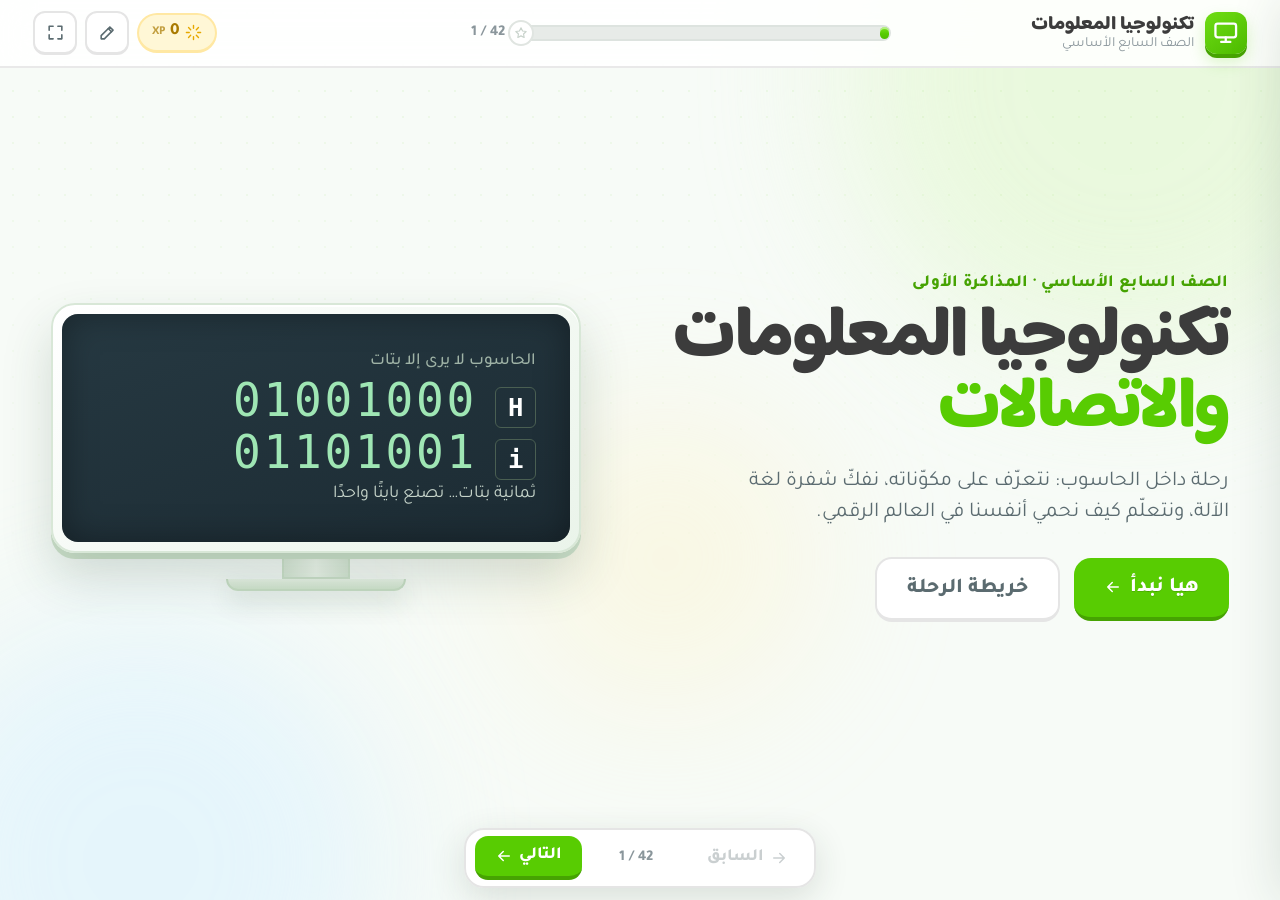
<file: index.html>
<!DOCTYPE html>
<html lang="ar" dir="rtl">
<head>
<meta charset="UTF-8">
<meta name="viewport" content="width=device-width, initial-scale=1.0, viewport-fit=cover">
<title>تكنولوجيا المعلومات والاتصالات — الصف السابع</title>
<link rel="icon" href="favicon.svg" type="image/svg+xml">
<link rel="apple-touch-icon" href="apple-touch-icon.png">
<link rel="preconnect" href="https://fonts.googleapis.com">
<link rel="preconnect" href="https://fonts.gstatic.com" crossorigin>
<link href="https://fonts.googleapis.com/css2?family=Baloo+Bhaijaan+2:wght@500;600;700;800&family=Tajawal:wght@400;500;700;800&display=swap" rel="stylesheet">
<link rel="stylesheet" href="styles.css">
<link rel="stylesheet" href="styles-slides.css">
<link rel="stylesheet" href="styles-extra.css">
<link rel="stylesheet" href="styles-fixes.css">
<link rel="stylesheet" href="styles-projector.css">
<link rel="stylesheet" href="styles-mobile.css">
</head>
<body>

<svg class="sprite" aria-hidden="true">
  <defs>
    <linearGradient id="g-robot" x1="0" y1="0" x2="1" y2="1">
      <stop offset="0" stop-color="#89e219"/>
      <stop offset="1" stop-color="#58cc02"/>
    </linearGradient>
  </defs>
  <symbol id="i-laptop" viewBox="0 0 24 24"><rect x="4" y="5" width="16" height="10" rx="2"/><path d="M2 19h20M9 19l.5-2h5l.5 2"/></symbol>
  <symbol id="i-desktop" viewBox="0 0 24 24"><rect x="3" y="4" width="18" height="12" rx="2"/><path d="M8 20h8M12 16v4"/></symbol>
  <symbol id="i-server" viewBox="0 0 24 24"><rect x="4" y="3" width="16" height="7" rx="2"/><rect x="4" y="14" width="16" height="7" rx="2"/><path d="M8 6.5h.01M8 17.5h.01M12 6.5h5M12 17.5h5"/></symbol>
  <symbol id="i-super" viewBox="0 0 24 24"><rect x="3" y="4" width="18" height="16" rx="2"/><path d="M7 8h10M7 12h10M7 16h6"/><circle cx="17" cy="16" r="1"/></symbol>
  <symbol id="i-cpu" viewBox="0 0 24 24"><rect x="7" y="7" width="10" height="10" rx="2"/><path d="M10 3v4M14 3v4M10 17v4M14 17v4M3 10h4M3 14h4M17 10h4M17 14h4"/></symbol>
  <symbol id="i-ram" viewBox="0 0 24 24"><rect x="3" y="7" width="18" height="9" rx="2"/><path d="M7 7v9M11 7v9M15 7v9M19 7v9M6 16v3M18 16v3"/></symbol>
  <symbol id="i-rom" viewBox="0 0 24 24"><rect x="5" y="6" width="14" height="12" rx="2"/><path d="M9 10h6M9 14h4"/></symbol>
  <symbol id="i-disk" viewBox="0 0 24 24"><rect x="3" y="6" width="18" height="12" rx="3"/><circle cx="17" cy="12" r="1.5"/><path d="M7 12h6"/></symbol>
  <symbol id="i-gpu" viewBox="0 0 24 24"><rect x="3" y="7" width="18" height="10" rx="2"/><circle cx="9" cy="12" r="3"/><path d="M15 10h3M15 14h3M6 17v3"/></symbol>
  <symbol id="i-sound" viewBox="0 0 24 24"><path d="M4 10v4h4l5 4V6L8 10H4z"/><path d="M16 9a4 4 0 0 1 0 6M18.5 6.5a8 8 0 0 1 0 11"/></symbol>
  <symbol id="i-network" viewBox="0 0 24 24"><path d="M3 9a15 15 0 0 1 18 0M6.5 12.5a10 10 0 0 1 11 0M10 16a4 4 0 0 1 4 0"/><circle cx="12" cy="19" r="1"/></symbol>
  <symbol id="i-fan" viewBox="0 0 24 24"><circle cx="12" cy="12" r="8"/><path d="M12 12c2-3 5-3 5-1s-3 4-5 1zM12 12c-2 3-5 3-5 1s3-4 5-1zM12 12c-1 3 0 6 2 5s1-5-2-5z"/></symbol>
  <symbol id="i-io" viewBox="0 0 24 24"><rect x="3" y="6" width="18" height="11" rx="2"/><path d="M7 10h.01M10 10h.01M13 10h.01M16 10h.01M7 13h.01M10 13h.01M13 13h.01M16 13h.01M8 17v3M16 17v3"/></symbol>
  <symbol id="i-board" viewBox="0 0 24 24"><rect x="3" y="3" width="18" height="18" rx="3"/><rect x="7" y="7" width="4" height="4" rx="1"/><rect x="14" y="13" width="3" height="4" rx="1"/><path d="M11 9h3v4M7 14h4v3M13 9V7h4"/></symbol>
  <symbol id="i-virus" viewBox="0 0 24 24"><circle cx="12" cy="12" r="6"/><path d="M12 2v3M12 19v3M2 12h3M19 12h3M4.9 4.9l2.1 2.1M17 17l2.1 2.1M19.1 4.9L17 7M7 17l-2.1 2.1"/><circle cx="10" cy="10" r="1"/><circle cx="14" cy="14" r="1"/></symbol>
  <symbol id="i-worm" viewBox="0 0 24 24"><path d="M5 18c0-3 3-4 6-4s5-1 5-4-2-4-5-4"/><circle cx="5" cy="18" r="2"/><path d="M15 6h.01M17 8h.01M19 10h.01"/></symbol>
  <symbol id="i-trojan" viewBox="0 0 24 24"><rect x="4" y="10" width="16" height="10" rx="2"/><path d="M3 10h18M12 10v10M12 10c-2 0-5-1-5-3s3-2 5 3c2-5 5-3 5-1s-3 1-5 1"/></symbol>
  <symbol id="i-spy" viewBox="0 0 24 24"><path d="M2 12s4-6 10-6 10 6 10 6-4 6-10 6S2 12 2 12z"/><circle cx="12" cy="12" r="3"/></symbol>
  <symbol id="i-ad" viewBox="0 0 24 24"><path d="M4 10v4h4l7 4V6L8 10H4z"/><path d="M17 9a4 4 0 0 1 0 6M19 6a8 8 0 0 1 0 12"/></symbol>
  <symbol id="i-ransom" viewBox="0 0 24 24"><rect x="4" y="10" width="16" height="11" rx="2"/><path d="M8 10V7a4 4 0 0 1 8 0v3M12 14v3"/></symbol>
  <symbol id="i-shield" viewBox="0 0 24 24"><path d="M12 3l8 3v6c0 5-3.5 8-8 9-4.5-1-8-4-8-9V6l8-3z"/><path d="M9 12l2 2 4-4"/></symbol>
  <symbol id="i-firewall" viewBox="0 0 24 24"><rect x="3" y="4" width="18" height="16" rx="2"/><path d="M3 9h18M3 14h18M9 4v5M15 9v5M9 14v6M15 4v5"/></symbol>
  <symbol id="i-backup" viewBox="0 0 24 24"><path d="M4 12a8 8 0 0 1 13.7-5.7L20 8"/><path d="M20 4v4h-4M20 12a8 8 0 0 1-13.7 5.7L4 16"/><path d="M4 20v-4h4"/></symbol>
  <symbol id="i-lock" viewBox="0 0 24 24"><rect x="4" y="10" width="16" height="11" rx="2"/><path d="M8 10V7a4 4 0 0 1 8 0v3M12 14v3"/></symbol>
  <symbol id="i-check" viewBox="0 0 24 24"><path d="M4 12l5 5L20 6"/></symbol>
  <symbol id="i-x" viewBox="0 0 24 24"><path d="M6 6l12 12M18 6L6 18"/></symbol>
  <symbol id="i-arrow-left" viewBox="0 0 24 24"><path d="M19 12H5M11 6l-6 6 6 6"/></symbol>
  <symbol id="i-arrow-right" viewBox="0 0 24 24"><path d="M5 12h14M13 6l6 6-6 6"/></symbol>
  <symbol id="i-star" viewBox="0 0 24 24"><path d="M12 3l2.7 5.5 6.1.9-4.4 4.3 1 6-5.4-2.8-5.4 2.8 1-6-4.4-4.3 6.1-.9L12 3z"/></symbol>
  <symbol id="i-spark" viewBox="0 0 24 24"><path d="M12 2v4M12 18v4M2 12h4M18 12h4M5 5l3 3M16 16l3 3M19 5l-3 3M8 16l-3 3"/></symbol>
  <symbol id="i-bulb" viewBox="0 0 24 24"><path d="M9 18h6M10 21h4M8 14a6 6 0 1 1 8 0c-1 1-1.5 2-1.5 3h-5c0-1-.5-2-1.5-3z"/></symbol>
  <symbol id="i-folder" viewBox="0 0 24 24"><path d="M3 7a2 2 0 0 1 2-2h5l2 2h7a2 2 0 0 1 2 2v8a2 2 0 0 1-2 2H5a2 2 0 0 1-2-2V7z"/></symbol>
  <symbol id="i-warning" viewBox="0 0 24 24"><path d="M12 3L2 21h20L12 3z"/><path d="M12 9v5M12 17h.01"/></symbol>
  <symbol id="i-globe" viewBox="0 0 24 24"><circle cx="12" cy="12" r="9"/><path d="M3 12h18M12 3c3 3 3 15 0 18M12 3c-3 3-3 15 0 18"/></symbol>
  <symbol id="i-usb" viewBox="0 0 24 24"><rect x="8" y="3" width="8" height="6" rx="1"/><path d="M12 9v6"/><rect x="6" y="15" width="12" height="6" rx="2"/></symbol>
  <symbol id="i-mask" viewBox="0 0 24 24"><path d="M4 5c5 2 11 2 16 0v6c0 4-3.5 7-8 9-4.5-2-8-5-8-9V5z"/><path d="M8 10h.01M16 10h.01M9 14c2 1.5 4 1.5 6 0"/></symbol>
  <symbol id="i-clock" viewBox="0 0 24 24"><circle cx="12" cy="12" r="9"/><path d="M12 7v5l3 2"/></symbol>
  <symbol id="i-play" viewBox="0 0 24 24"><path d="M8 5l11 7-11 7V5z"/></symbol>
  <symbol id="i-edit" viewBox="0 0 24 24"><path d="M4 20h4L19 9l-4-4L4 16v4z"/><path d="M13 7l4 4"/></symbol>
  <symbol id="i-menu" viewBox="0 0 24 24"><path d="M4 7h16M4 12h16M4 17h16"/></symbol>
  <symbol id="i-expand" viewBox="0 0 24 24"><path d="M4 9V4h5M20 9V4h-5M4 15v5h5M20 15v5h-5"/></symbol>
  <symbol id="i-download" viewBox="0 0 24 24"><path d="M12 3v12M7 10l5 5 5-5M4 21h16"/></symbol>
  <symbol id="i-upload" viewBox="0 0 24 24"><path d="M12 21V9M7 14l5-5 5 5M4 3h16"/></symbol>
  <symbol id="i-trash" viewBox="0 0 24 24"><path d="M4 7h16M9 7V4h6v3M6 7l1 13h10l1-13M10 11v6M14 11v6"/></symbol>
  <symbol id="i-target" viewBox="0 0 24 24"><circle cx="12" cy="12" r="9"/><circle cx="12" cy="12" r="5"/><circle cx="12" cy="12" r="1"/></symbol>
  <symbol id="i-book" viewBox="0 0 24 24"><path d="M4 5a3 3 0 0 1 3-2h13v18H7a3 3 0 0 0-3 2V5z"/><path d="M4 19a3 3 0 0 1 3-2h13"/></symbol>
  <symbol id="i-keyboard" viewBox="0 0 24 24"><rect x="2" y="6" width="20" height="12" rx="2"/><path d="M5 10h.01M8 10h.01M11 10h.01M14 10h.01M17 10h.01M5 14h.01M8 14h.01M11 14h.01M14 14h.01M17 14h.01M8 17h8"/></symbol>
  <symbol id="i-robot" viewBox="0 0 24 24"><rect x="4" y="7" width="16" height="12" rx="4"/><circle cx="9" cy="12" r="1"/><circle cx="15" cy="12" r="1"/><path d="M9 16h6M12 7V4M9 4h6"/></symbol>
  <symbol id="robot" viewBox="0 0 220 240">
    <ellipse cx="110" cy="226" rx="58" ry="9" fill="#000" opacity=".08"/>
    <path d="M110 28V16" stroke="#7aa7b5" stroke-width="6" stroke-linecap="round"/>
    <circle cx="110" cy="12" r="8" fill="#ffc800"/>
    <rect x="44" y="30" width="132" height="104" rx="42" fill="#f2fbff" stroke="#bde6f7" stroke-width="4"/>
    <rect x="62" y="50" width="96" height="64" rx="26" fill="#263942"/>
    <circle cx="92" cy="78" r="7" fill="#89e219"/>
    <circle cx="128" cy="78" r="7" fill="#89e219"/>
    <path d="M98 94c8 6 16 6 24 0" stroke="#89e219" stroke-width="5" fill="none" stroke-linecap="round"/>
    <circle cx="44" cy="82" r="10" fill="#58cc02"/>
    <circle cx="176" cy="82" r="10" fill="#58cc02"/>
    <rect x="62" y="146" width="96" height="62" rx="26" fill="url(#g-robot)"/>
    <rect x="82" y="160" width="56" height="26" rx="10" fill="#d7ffb8"/>
    <path d="M88 173h8M104 173h6M116 173h8" stroke="#46a302" stroke-width="4" stroke-linecap="round"/>
    <path d="M62 160c-10 2-18 10-18 22M158 160c10 2 18 10 18 22" stroke="#58cc02" stroke-width="10" stroke-linecap="round" fill="none"/>
    <circle cx="42" cy="186" r="8" fill="#58cc02"/>
    <circle cx="178" cy="186" r="8" fill="#58cc02"/>
  </symbol>
</svg>

<div class="bg-decor" aria-hidden="true">
  <span class="blob b1"></span>
  <span class="blob b2"></span>
  <span class="blob b3"></span>
  <span class="dots"></span>
</div>

<header class="topbar">
  <div class="brand">
    <div class="brand-mark"><svg class="ico"><use href="#i-desktop"/></svg></div>
    <div class="brand-text">
      <strong>تكنولوجيا المعلومات</strong>
      <span>الصف السابع الأساسي</span>
    </div>
  </div>
  <div class="progress-wrap">
    <div class="progress-track"><div class="progress-fill" id="progressFill"></div><span class="progress-star"><svg class="ico"><use href="#i-star"/></svg></span></div>
    <span class="progress-label" id="progressLabel">1 / 42</span>
  </div>
  <div class="top-actions">
    <div class="xp-pill" title="نقاط الخبرة"><svg class="ico"><use href="#i-spark"/></svg><span id="xpValue">0</span><small>XP</small></div>
    <button class="icon-btn" id="editorBtn" aria-label="لوحة التحرير" title="لوحة التحرير"><svg class="ico"><use href="#i-edit"/></svg></button>
    <button class="icon-btn" id="fullscreenBtn" aria-label="ملء الشاشة" title="ملء الشاشة"><svg class="ico"><use href="#i-expand"/></svg></button>
  </div>
</header>

<main class="deck" id="deck">

  <!-- 1. الغلاف -->
  <section class="slide slide-cover is-active" data-key="cover" data-title="البداية" data-unit="مقدمة">
    <div class="p-inner p-cover">
      <div class="p-cover-copy">
        <span class="p-kicker reveal" style="--i:0">الصف السابع الأساسي · المذاكرة الأولى</span>
        <h1 class="reveal" style="--i:1">تكنولوجيا المعلومات<br><span class="p-accent">والاتصالات</span></h1>
        <p class="p-lead reveal" style="--i:2">رحلة داخل الحاسوب: نتعرّف على مكوّناته، نفكّ شفرة لغة الآلة، ونتعلّم كيف نحمي أنفسنا في العالم الرقمي.</p>
        <div class="p-actions reveal" style="--i:3">
          <button class="btn btn-primary btn-lg" data-goto="types">هيا نبدأ <svg class="ico"><use href="#i-arrow-left"/></svg></button>
          <button class="btn btn-ghost btn-lg" data-goto="roadmap">خريطة الرحلة</button>
        </div>
      </div>
      <div class="p-cover-art reveal" style="--i:2">
        <div class="monitor3d">
          <div class="screen3d">
            <div class="screen-body">
              <span class="screen-kicker">الحاسوب لا يرى إلا بتات</span>
              <div class="p-bit-line" dir="ltr"><span>01001000</span><b>H</b></div>
              <div class="p-bit-line" dir="ltr"><span>01101001</span><b>i</b></div>
              <span class="p-screen-note">ثمانية بتات… تصنع بايتًا واحدًا</span>
            </div>
          </div>
          <div class="monitor-neck"></div>
          <div class="monitor-foot"></div>
        </div>
      </div>
    </div>
  </section>

  <!-- 2. خريطة الرحلة -->
  <section class="slide" data-key="roadmap" data-title="خريطة الرحلة" data-unit="مقدمة">
    <div class="p-inner">
      <header class="p-head">
        <span class="p-kicker reveal" style="--i:0">خريطة الرحلة</span>
        <h2 class="reveal" style="--i:1">ثلاث وحدات… طريق واحد</h2>
        <p class="reveal" style="--i:2">اضغط على أي محطة لتبدأ منها.</p>
      </header>
      <div class="p-roadmap">
        <button class="p-road reveal" style="--i:3;--c:#58cc02" data-goto="unit1">
          <span class="p-road-num">01</span>
          <span class="p-road-ico"><svg class="ico"><use href="#i-desktop"/></svg></span>
          <span class="p-road-text"><strong>الوحدة الأولى</strong><b>الحاسوب</b><small>أنواعه، مكوّناته، وذاكرته.</small></span>
          <span class="p-road-go"><svg class="ico"><use href="#i-arrow-left"/></svg></span>
        </button>
        <button class="p-road reveal" style="--i:4;--c:#1cb0f6" data-goto="unit2">
          <span class="p-road-num">02</span>
          <span class="p-road-ico"><svg class="ico"><use href="#i-cpu"/></svg></span>
          <span class="p-road-text"><strong>الوحدة الثانية</strong><b>لغة الآلة</b><small>الثنائي، أنظمة العدّ، والتحويل.</small></span>
          <span class="p-road-go"><svg class="ico"><use href="#i-arrow-left"/></svg></span>
        </button>
        <button class="p-road reveal" style="--i:5;--c:#ce82ff" data-goto="unit3">
          <span class="p-road-num">03</span>
          <span class="p-road-ico"><svg class="ico"><use href="#i-shield"/></svg></span>
          <span class="p-road-text"><strong>الوحدة الثالثة</strong><b>الحماية الرقمية</b><small>البرامج الضارة ووسائل الحماية.</small></span>
          <span class="p-road-go"><svg class="ico"><use href="#i-arrow-left"/></svg></span>
        </button>
      </div>
    </div>
  </section>

  <!-- 3. فاصل الوحدة 1 -->
  <section class="slide" data-key="unit1" data-title="الوحدة الأولى — الحاسوب" data-unit="الوحدة الأولى">
    <div class="p-inner p-unit">
      <span class="p-unit-num reveal" style="--i:0">01</span>
      <div class="p-unit-copy">
        <span class="p-kicker reveal" style="--i:1">الوحدة الأولى</span>
        <h2 class="reveal" style="--i:2">الحاسوب</h2>
        <p class="reveal" style="--i:3">أنواعه · مكوّناته · ذاكرته</p>
        <button class="btn btn-primary btn-lg reveal" style="--i:4" data-goto="types">ابدأ الوحدة <svg class="ico"><use href="#i-arrow-left"/></svg></button>
      </div>
      <div class="p-unit-art reveal" style="--i:2"><svg class="ico"><use href="#i-desktop"/></svg></div>
    </div>
  </section>

  <!-- 4. أنواع الحواسيب -->
  <section class="slide" data-key="types" data-title="أنواع الحواسيب" data-unit="الوحدة الأولى">
    <div class="p-inner">
      <header class="p-head">
        <span class="p-kicker reveal" style="--i:0">الوحدة الأولى</span>
        <h2 class="reveal" style="--i:1">أربعة أنواع… لكل منها وظيفة</h2>
        <p class="reveal" style="--i:2">اضغط على النوع لتكتشفه.</p>
      </header>
      <div class="p-type-grid">
        <button class="type-card reveal" style="--i:3;--c:#58cc02" data-goto="type-laptop">
          <span class="type-icon"><svg class="ico"><use href="#i-laptop"/></svg></span>
          <strong>الحاسوب المحمول</strong>
          <small>Laptop</small>
          <span class="type-badge">متنقّل</span>
        </button>
        <button class="type-card reveal" style="--i:4;--c:#1cb0f6" data-goto="type-desktop">
          <span class="type-icon"><svg class="ico"><use href="#i-desktop"/></svg></span>
          <strong>الحاسوب الثابت</strong>
          <small>Desktop</small>
          <span class="type-badge">منزلي / مكتبي</span>
        </button>
        <button class="type-card reveal" style="--i:5;--c:#ce82ff" data-goto="type-server">
          <span class="type-icon"><svg class="ico"><use href="#i-server"/></svg></span>
          <strong>الحاسوب الخادم</strong>
          <small>Server</small>
          <span class="type-badge">يخدم الجميع</span>
        </button>
        <button class="type-card reveal" style="--i:6;--c:#ff9600" data-goto="type-super">
          <span class="type-icon"><svg class="ico"><use href="#i-super"/></svg></span>
          <strong>الحواسب الضخمة</strong>
          <small>Super Computers</small>
          <span class="type-badge">قوة خارقة</span>
        </button>
      </div>
    </div>
  </section>

  <!-- 5. المحمول -->
  <section class="slide" data-key="type-laptop" data-title="الحاسوب المحمول" data-unit="الوحدة الأولى">
    <div class="p-inner p-type-hero" style="--c:#58cc02">
      <div class="p-type-visual reveal" style="--i:1">
        <svg class="ico"><use href="#i-laptop"/></svg>
        <span>Laptop</span>
      </div>
      <div class="p-type-copy">
        <span class="p-kicker reveal" style="--i:0">النوع الأول من أربعة</span>
        <h2 class="reveal" style="--i:1">الحاسوب المحمول</h2>
        <div class="p-facts">
          <div class="p-fact reveal" style="--i:2"><svg class="ico"><use href="#i-check"/></svg><span>الشاشة ولوحة المفاتيح مدمجتان</span></div>
          <div class="p-fact reveal" style="--i:3"><svg class="ico"><use href="#i-check"/></svg><span>يعمل ببطارية قابلة للشحن</span></div>
        </div>
        <p class="p-use reveal" style="--i:4"><svg class="ico"><use href="#i-bulb"/></svg> مناسب للطلاب والتنقل بين المنزل والمدرسة.</p>
      </div>
    </div>
  </section>

  <!-- 6. الثابت -->
  <section class="slide" data-key="type-desktop" data-title="الحاسوب الثابت" data-unit="الوحدة الأولى">
    <div class="p-inner p-type-hero" style="--c:#1cb0f6">
      <div class="p-type-visual reveal" style="--i:1">
        <svg class="ico"><use href="#i-desktop"/></svg>
        <span>Desktop</span>
      </div>
      <div class="p-type-copy">
        <span class="p-kicker reveal" style="--i:0">النوع الثاني من أربعة</span>
        <h2 class="reveal" style="--i:1">الحاسوب الثابت</h2>
        <div class="p-facts">
          <div class="p-fact reveal" style="--i:2"><svg class="ico"><use href="#i-check"/></svg><span>يبقى في مكان ثابت</span></div>
          <div class="p-fact reveal" style="--i:3"><svg class="ico"><use href="#i-check"/></svg><span>يمكن ترقية مكوناته بسهولة</span></div>
        </div>
        <p class="p-use reveal" style="--i:4"><svg class="ico"><use href="#i-bulb"/></svg> مناسب للمنزل والمكاتب وأعمال التصميم.</p>
      </div>
    </div>
  </section>

  <!-- 7. الخادم -->
  <section class="slide" data-key="type-server" data-title="الحاسوب الخادم" data-unit="الوحدة الأولى">
    <div class="p-inner p-type-hero" style="--c:#ce82ff">
      <div class="p-type-visual reveal" style="--i:1">
        <svg class="ico"><use href="#i-server"/></svg>
        <span>Server</span>
      </div>
      <div class="p-type-copy">
        <span class="p-kicker reveal" style="--i:0">النوع الثالث من أربعة</span>
        <h2 class="reveal" style="--i:1">الحاسوب الخادم</h2>
        <div class="p-facts">
          <div class="p-fact reveal" style="--i:2"><svg class="ico"><use href="#i-check"/></svg><span>يخدم عدة مستخدمين في الوقت نفسه</span></div>
          <div class="p-fact reveal" style="--i:3"><svg class="ico"><use href="#i-check"/></svg><span>يحفظ الملفات المشتركة ويعمل باستمرار</span></div>
        </div>
        <p class="p-use reveal" style="--i:4"><svg class="ico"><use href="#i-bulb"/></svg> مناسب للشركات والمدارس والمؤسسات.</p>
      </div>
    </div>
  </section>

  <!-- 8. الضخمة -->
  <section class="slide" data-key="type-super" data-title="الحواسب الضخمة" data-unit="الوحدة الأولى">
    <div class="p-inner p-type-hero" style="--c:#ff9600">
      <div class="p-type-visual reveal" style="--i:1">
        <svg class="ico"><use href="#i-super"/></svg>
        <span>Super</span>
      </div>
      <div class="p-type-copy">
        <span class="p-kicker reveal" style="--i:0">النوع الرابع من أربعة</span>
        <h2 class="reveal" style="--i:1">الحواسب الضخمة</h2>
        <div class="p-facts">
          <div class="p-fact reveal" style="--i:2"><svg class="ico"><use href="#i-check"/></svg><span>قدرة معالجة هائلة</span></div>
          <div class="p-fact reveal" style="--i:3"><svg class="ico"><use href="#i-check"/></svg><span>تُستخدم في الأبحاث والمحاكاة المعقدة</span></div>
        </div>
        <p class="p-use reveal" style="--i:4"><svg class="ico"><use href="#i-bulb"/></svg> للأرصاد الجوية وأبحاث الفضاء والعلوم.</p>
      </div>
    </div>
  </section>

  <!-- 9. المهمة -->
  <section class="slide" data-key="mission" data-title="مهمة سريعة" data-unit="الوحدة الأولى">
    <div class="p-inner">
      <header class="p-head">
        <span class="p-kicker reveal" style="--i:0">مهمة سريعة</span>
        <h2 class="reveal" style="--i:1">أي حاسوب يناسب الموقف؟</h2>
        <p class="reveal" style="--i:2">اقرأ الموقف، ثم اختر النوع المناسب.</p>
      </header>
      <div class="mission-card mission-hero reveal" style="--i:3">
        <div class="mission-copy">
          <span class="chip">الموقف</span>
          <p id="missionText">تحتاج شركة إلى جهاز واحد يخدم موظفيها العشرين في الوقت نفسه، ويحفظ الملفات المشتركة بينهم.</p>
        </div>
        <div class="mission-side">
          <div class="mission-choices" id="missionChoices"></div>
          <div class="feedback" id="missionFeedback" aria-live="polite"></div>
          <button class="btn btn-ghost btn-sm" id="missionNext">سيناريو آخر <svg class="ico"><use href="#i-arrow-left"/></svg></button>
        </div>
      </div>
    </div>
  </section>

  <!-- 10. داخل الحاسوب: القلب والذاكرة -->
  <section class="slide p-comp-slide" data-key="comp-core" data-title="داخل الحاسوب — القلب والذاكرة" data-unit="الوحدة الأولى" data-group="core">
    <div class="p-inner">
      <header class="p-head tight">
        <span class="p-kicker reveal" style="--i:0">داخل الحاسوب · 1 من 2</span>
        <h2 class="reveal" style="--i:1">القلب والذاكرة</h2>
        <p class="reveal" style="--i:2">اضغط على أي قطعة لتعرف وظيفتها.</p>
      </header>
      <div class="p-board reveal" style="--i:3">
        <div class="motherboard">
          <svg class="board-traces" viewBox="0 0 100 62" preserveAspectRatio="none" aria-hidden="true">
            <path d="M22 16h20v10h30V16h18M13 36h18v10h32v8h20M32 46V36M65 12v10M83 20v14M50 29v-7M50 47v10"/>
            <path d="M6 22h10M90 42h6M6 52h18M72 54h20" opacity=".55"/>
            <circle cx="22" cy="16" r="1.2"/><circle cx="65" cy="12" r="1.2"/><circle cx="83" cy="20" r="1.2"/><circle cx="13" cy="36" r="1.2"/><circle cx="63" cy="54" r="1.2"/>
          </svg>
          <button class="hotspot" data-comp="cpu" style="left:22%;top:26%"><span class="hs-ico"><svg class="ico"><use href="#i-cpu"/></svg></span><span class="hs-label">المعالج</span></button>
          <button class="hotspot" data-comp="fan" style="left:40%;top:19%"><span class="hs-ico"><svg class="ico"><use href="#i-fan"/></svg></span><span class="hs-label">المروحة</span></button>
          <button class="hotspot" data-comp="ram" style="left:65%;top:19%"><span class="hs-ico"><svg class="ico"><use href="#i-ram"/></svg></span><span class="hs-label">RAM</span></button>
          <button class="hotspot" data-comp="rom" style="left:84%;top:33%"><span class="hs-ico"><svg class="ico"><use href="#i-rom"/></svg></span><span class="hs-label">ROM</span></button>
          <button class="hotspot hs-board" data-comp="motherboard" style="left:50%;top:46%"><span class="hs-ico"><svg class="ico"><use href="#i-board"/></svg></span><span class="hs-label">اللوحة الأم</span></button>
        </div>
      </div>
      <div class="p-comp-detail reveal" style="--i:4">
        <span class="p-comp-ico"><svg class="ico"><use href="#i-cpu"/></svg></span>
        <div class="p-comp-head"><span class="p-comp-en">CPU</span><h3 class="p-comp-name">المعالج</h3></div>
        <p class="p-comp-desc">عقل الحاسوب الذي ينفّذ الأوامر والعمليات الحسابية والمنطقية.</p>
      </div>
    </div>
  </section>

  <!-- 11. داخل الحاسوب: التخزين والبطاقات -->
  <section class="slide p-comp-slide" data-key="comp-cards" data-title="داخل الحاسوب — التخزين والبطاقات" data-unit="الوحدة الأولى">
    <div class="p-inner">
      <header class="p-head tight">
        <span class="p-kicker reveal" style="--i:0">داخل الحاسوب · 2 من 2</span>
        <h2 class="reveal" style="--i:1">التخزين والبطاقات</h2>
        <p class="reveal" style="--i:2">اضغط على أي قطعة لتعرف وظيفتها.</p>
      </header>
      <div class="p-board reveal" style="--i:3">
        <div class="motherboard">
          <svg class="board-traces" viewBox="0 0 100 62" preserveAspectRatio="none" aria-hidden="true">
            <path d="M22 16h20v10h30V16h18M13 36h18v10h32v8h20M32 46V36M65 12v10M83 20v14M50 29v-7M50 47v10"/>
            <path d="M6 22h10M90 42h6M6 52h18M72 54h20" opacity=".55"/>
            <circle cx="22" cy="16" r="1.2"/><circle cx="65" cy="12" r="1.2"/><circle cx="83" cy="20" r="1.2"/><circle cx="13" cy="36" r="1.2"/><circle cx="63" cy="54" r="1.2"/>
          </svg>
          <button class="hotspot" data-comp="gpu" style="left:13%;top:57%"><span class="hs-ico"><svg class="ico"><use href="#i-gpu"/></svg></span><span class="hs-label">بطاقة الشاشة</span></button>
          <button class="hotspot" data-comp="hdd" style="left:32%;top:74%"><span class="hs-ico"><svg class="ico"><use href="#i-disk"/></svg></span><span class="hs-label">القرص الصلب</span></button>
          <button class="hotspot" data-comp="sound" style="left:64%;top:74%"><span class="hs-ico"><svg class="ico"><use href="#i-sound"/></svg></span><span class="hs-label">بطاقة الصوت</span></button>
          <button class="hotspot" data-comp="network" style="left:87%;top:57%"><span class="hs-ico"><svg class="ico"><use href="#i-network"/></svg></span><span class="hs-label">بطاقة الشبكة</span></button>
          <button class="hotspot" data-comp="io" style="left:50%;top:90%"><span class="hs-ico"><svg class="ico"><use href="#i-io"/></svg></span><span class="hs-label">الإدخال / الإخراج</span></button>
        </div>
      </div>
      <div class="p-comp-detail reveal" style="--i:4">
        <span class="p-comp-ico"><svg class="ico"><use href="#i-disk"/></svg></span>
        <div class="p-comp-head"><span class="p-comp-en">Hard Disk</span><h3 class="p-comp-name">القرص الصلب</h3></div>
        <p class="p-comp-desc">يخزّن الملفات والبرامج ويحتفظ بها بعد إيقاف التشغيل.</p>
      </div>
    </div>
  </section>

  <!-- 12. تحدي المكونات -->
  <section class="slide p-challenge" data-key="comp-challenge" data-title="تحدي المكونات" data-unit="الوحدة الأولى">
    <div class="p-inner">
      <header class="p-head tight">
        <span class="p-kicker reveal" style="--i:0">وضع التحدي</span>
        <h2 class="reveal" style="--i:1">أين هذه القطعة؟</h2>
      </header>
      <div class="p-challenge-bar reveal" style="--i:2">
        <span class="challenge-progress" id="challengeProgress">1 / 5</span>
        <p id="challengePrompt">اضغط «ابدأ التحدي» ثم اختر القطعة الصحيحة.</p>
        <div class="feedback" id="challengeFeedback" aria-live="polite"></div>
        <button class="btn btn-blue btn-sm" id="challengeBtn"><svg class="ico"><use href="#i-target"/></svg> ابدأ التحدي</button>
      </div>
      <div class="p-board p-board-challenge reveal" style="--i:3">
        <div class="motherboard">
          <svg class="board-traces" viewBox="0 0 100 62" preserveAspectRatio="none" aria-hidden="true">
            <path d="M22 16h20v10h30V16h18M13 36h18v10h32v8h20M32 46V36M65 12v10M83 20v14M50 29v-7M50 47v10"/>
            <path d="M6 22h10M90 42h6M6 52h18M72 54h20" opacity=".55"/>
            <circle cx="22" cy="16" r="1.2"/><circle cx="65" cy="12" r="1.2"/><circle cx="83" cy="20" r="1.2"/><circle cx="13" cy="36" r="1.2"/><circle cx="63" cy="54" r="1.2"/>
          </svg>
          <button class="hotspot" data-comp="cpu" style="left:22%;top:26%"><span class="hs-ico"><svg class="ico"><use href="#i-cpu"/></svg></span><span class="hs-label">المعالج</span></button>
          <button class="hotspot" data-comp="fan" style="left:40%;top:19%"><span class="hs-ico"><svg class="ico"><use href="#i-fan"/></svg></span><span class="hs-label">المروحة</span></button>
          <button class="hotspot" data-comp="ram" style="left:65%;top:19%"><span class="hs-ico"><svg class="ico"><use href="#i-ram"/></svg></span><span class="hs-label">RAM</span></button>
          <button class="hotspot" data-comp="rom" style="left:84%;top:33%"><span class="hs-ico"><svg class="ico"><use href="#i-rom"/></svg></span><span class="hs-label">ROM</span></button>
          <button class="hotspot" data-comp="gpu" style="left:13%;top:57%"><span class="hs-ico"><svg class="ico"><use href="#i-gpu"/></svg></span><span class="hs-label">بطاقة الشاشة</span></button>
          <button class="hotspot" data-comp="hdd" style="left:32%;top:74%"><span class="hs-ico"><svg class="ico"><use href="#i-disk"/></svg></span><span class="hs-label">القرص الصلب</span></button>
          <button class="hotspot" data-comp="sound" style="left:64%;top:74%"><span class="hs-ico"><svg class="ico"><use href="#i-sound"/></svg></span><span class="hs-label">بطاقة الصوت</span></button>
          <button class="hotspot" data-comp="network" style="left:87%;top:57%"><span class="hs-ico"><svg class="ico"><use href="#i-network"/></svg></span><span class="hs-label">بطاقة الشبكة</span></button>
          <button class="hotspot" data-comp="io" style="left:50%;top:90%"><span class="hs-ico"><svg class="ico"><use href="#i-io"/></svg></span><span class="hs-label">الإدخال / الإخراج</span></button>
          <button class="hotspot hs-board" data-comp="motherboard" style="left:50%;top:46%"><span class="hs-ico"><svg class="ico"><use href="#i-board"/></svg></span><span class="hs-label">اللوحة الأم</span></button>
        </div>
      </div>
    </div>
  </section>

  <!-- 13. الذاكرة -->
  <section class="slide" data-key="memory-intro" data-title="ثلاث ذاكرات" data-unit="الوحدة الأولى">
    <div class="p-inner">
      <header class="p-head">
        <span class="p-kicker reveal" style="--i:0">الذاكرة</span>
        <h2 class="reveal" style="--i:1">ثلاث ذاكرات… لا تخلط بينها</h2>
        <p class="reveal" style="--i:2">كل واحدة تحفظ شيئًا مختلفًا.</p>
      </header>
      <div class="p-memory-intro">
        <div class="p-mem-card reveal" style="--i:3;--c:#1cb0f6">
          <svg class="ico"><use href="#i-ram"/></svg>
          <strong>RAM</strong>
          <small>الذاكرة المؤقتة</small>
          <p>تحفظ البرامج المفتوحة حاليًا… وتفقد محتواها بانقطاع الكهرباء.</p>
        </div>
        <div class="p-mem-card reveal" style="--i:4;--c:#ffc800">
          <svg class="ico"><use href="#i-rom"/></svg>
          <strong>ROM</strong>
          <small>الذاكرة الدائمة</small>
          <p>تحتوي معلومات بدء التشغيل، وهي قابلة للقراءة فقط.</p>
        </div>
        <div class="p-mem-card reveal" style="--i:5;--c:#58cc02">
          <svg class="ico"><use href="#i-disk"/></svg>
          <strong>Hard Disk</strong>
          <small>القرص الصلب</small>
          <p>يخزّن الملفات والبرامج ويحتفظ بها بعد إيقاف التشغيل.</p>
        </div>
      </div>
      <div class="p-center-action reveal" style="--i:6"><button class="btn btn-primary btn-lg" data-goto="memory-game">جرّب اللعبة <svg class="ico"><use href="#i-arrow-left"/></svg></button></div>
    </div>
  </section>

  <!-- 14. لعبة الذاكرة -->
  <section class="slide" data-key="memory-game" data-title="لعبة الذاكرة" data-unit="الوحدة الأولى">
    <div class="p-inner">
      <header class="p-head tight">
        <span class="p-kicker reveal" style="--i:0">تحدي الذاكرة</span>
        <h2 class="reveal" style="--i:1">إلى أي ذاكرة تنتمي البطاقة؟</h2>
      </header>
      <div class="p-memory-game">
        <div class="p-memory-card reveal" style="--i:2">
          <span class="p-quote">“</span>
          <p id="memoryCard">تفقد محتواها عند انقطاع التيار الكهربائي</p>
        </div>
        <div class="memory-bins reveal" style="--i:3">
          <div class="bin" data-bin="ram" tabindex="0" role="button" aria-label="الذاكرة المؤقتة RAM">
            <div class="bin-head"><span class="bin-ico" style="--c:#1cb0f6"><svg class="ico"><use href="#i-ram"/></svg></span><div><strong>RAM</strong><small>الذاكرة المؤقتة</small></div></div>
            <span class="bin-hint">مؤقتة</span>
          </div>
          <div class="bin" data-bin="rom" tabindex="0" role="button" aria-label="الذاكرة الدائمة ROM">
            <div class="bin-head"><span class="bin-ico" style="--c:#ffc800"><svg class="ico"><use href="#i-rom"/></svg></span><div><strong>ROM</strong><small>الذاكرة الدائمة</small></div></div>
            <span class="bin-hint">للقراءة فقط</span>
          </div>
          <div class="bin" data-bin="hdd" tabindex="0" role="button" aria-label="القرص الصلب Hard Disk">
            <div class="bin-head"><span class="bin-ico" style="--c:#58cc02"><svg class="ico"><use href="#i-disk"/></svg></span><div><strong>Hard Disk</strong><small>القرص الصلب</small></div></div>
            <span class="bin-hint">تخزين دائم</span>
          </div>
        </div>
        <div class="p-memory-foot reveal" style="--i:4">
          <span class="game-score" id="memoryScore">0 / 6</span>
          <div class="feedback" id="memoryFeedback" aria-live="polite">اختر الذاكرة المناسبة للبطاقة.</div>
          <button class="btn btn-ghost btn-sm" id="memoryReset"><svg class="ico"><use href="#i-backup"/></svg> إعادة اللعبة</button>
        </div>
      </div>
    </div>
  </section>

  <!-- 15. فاصل الوحدة 2 -->
  <section class="slide" data-key="unit2" data-title="الوحدة الثانية — لغة الآلة" data-unit="الوحدة الثانية">
    <div class="p-inner p-unit" style="--unit:#1cb0f6">
      <span class="p-unit-num reveal" style="--i:0">02</span>
      <div class="p-unit-copy">
        <span class="p-kicker reveal" style="--i:1">الوحدة الثانية</span>
        <h2 class="reveal" style="--i:2">لغة الآلة</h2>
        <p class="reveal" style="--i:3">العشري · الثنائي · التحويل</p>
        <button class="btn btn-primary btn-lg reveal" style="--i:4" data-goto="decimal">ابدأ الوحدة <svg class="ico"><use href="#i-arrow-left"/></svg></button>
      </div>
      <div class="p-unit-art reveal" style="--i:2"><svg class="ico"><use href="#i-cpu"/></svg></div>
    </div>
  </section>

  <!-- 16. العشري -->
  <section class="slide" data-key="decimal" data-title="النظام العشري" data-unit="الوحدة الثانية">
    <div class="p-inner">
      <header class="p-head">
        <span class="p-kicker reveal" style="--i:0">نظام العدّ</span>
        <h2 class="reveal" style="--i:1">الأساس 10… عشرة رموز فقط</h2>
        <p class="reveal" style="--i:2">كل منزلة تساوي عشرة أضعاف التي على يمينها.</p>
      </header>
      <div class="p-digit-wall reveal" style="--i:3" dir="ltr">
        <span>0</span><span>1</span><span>2</span><span>3</span><span>4</span><span>5</span><span>6</span><span>7</span><span>8</span><span>9</span>
      </div>
      <div class="p-place-row reveal" style="--i:4" dir="ltr">
        <div><b>3</b><small>مئات</small><em>×100</em></div>
        <div><b>4</b><small>عشرات</small><em>×10</em></div>
        <div><b>5</b><small>آحاد</small><em>×1</em></div>
        <span>=</span>
        <strong>345</strong>
      </div>
    </div>
  </section>

  <!-- 17. مختبر العشري -->
  <section class="slide" data-key="decimal-lab" data-title="مختبر العشري" data-unit="الوحدة الثانية">
    <div class="p-inner">
      <header class="p-head tight">
        <span class="p-kicker reveal" style="--i:0">جرّب بنفسك</span>
        <h2 class="reveal" style="--i:1">غيّر العدد… وشاهد منازله</h2>
      </header>
      <div class="decimal-layout p-decimal-lab reveal" style="--i:2">
        <div class="dec-input-card card">
          <span class="mini-label">عدد من 0 إلى 999</span>
          <div class="stepper">
            <button class="step-btn" id="decMinus" aria-label="إنقاص">−</button>
            <input id="decInput" type="number" min="0" max="999" value="345" aria-label="أدخل عددًا">
            <button class="step-btn" id="decPlus" aria-label="زيادة">+</button>
          </div>
          <div class="preset-row">
            <button class="preset" data-dec="345">345</button>
            <button class="preset" data-dec="254">254</button>
            <button class="preset" data-dec="85">85</button>
            <button class="preset" data-dec="7">7</button>
          </div>
        </div>
        <div class="dec-display card">
          <div class="dec-digits" id="decDigits"></div>
          <div class="dec-expansion" id="decExpansion"></div>
        </div>
      </div>
    </div>
  </section>

  <!-- 18. الثنائي -->
  <section class="slide" data-key="binary" data-title="النظام الثنائي" data-unit="الوحدة الثانية">
    <div class="p-inner">
      <header class="p-head">
        <span class="p-kicker reveal" style="--i:0">لغة الآلة</span>
        <h2 class="reveal" style="--i:1">الحاسوب يفهم حالتين فقط</h2>
        <p class="reveal" style="--i:2">كل بت هو مفتاح: إما إيقاف… أو تشغيل.</p>
      </header>
      <div class="p-onoff reveal" style="--i:3">
        <div class="p-state off"><b>0</b><span class="lamp"></span><strong>إيقاف</strong><small>Off · إشارة منخفضة</small></div>
        <div class="p-state on"><b>1</b><span class="lamp on"></span><strong>تشغيل</strong><small>On · إشارة مرتفعة</small></div>
      </div>
    </div>
  </section>

  <!-- 19. مختبر الثنائي -->
  <section class="slide" data-key="binary-lab" data-title="مختبر الثنائي" data-unit="الوحدة الثانية">
    <div class="p-inner">
      <header class="p-head tight">
        <span class="p-kicker reveal" style="--i:0">مختبر الثنائي</span>
        <h2 class="reveal" style="--i:1">اصنع العدد بالمفاتيح</h2>
      </header>
      <div class="switch-lab card p-switch-lab reveal" style="--i:2">
        <div class="lab-head">
          <div><span class="mini-label">الهدف الحالي</span><strong class="target-num" id="binTarget">13</strong></div>
          <div class="lab-readout"><span id="binReadout">00000000</span><sub>2</sub><span class="eq">=</span><strong id="binValue">0</strong><sub>10</sub></div>
        </div>
        <div class="switches" id="bitSwitches" dir="ltr"></div>
        <div class="lab-actions">
          <button class="btn btn-ghost btn-sm" id="binZero"><svg class="ico"><use href="#i-backup"/></svg> تصفير</button>
          <button class="btn btn-blue btn-sm" id="binNewTarget"><svg class="ico"><use href="#i-target"/></svg> هدف جديد</button>
          <span class="feedback inline" id="binFeedback" aria-live="polite"></span>
        </div>
      </div>
    </div>
  </section>

  <!-- 20. البايت -->
  <section class="slide" data-key="byte" data-title="البت والبايت" data-unit="الوحدة الثانية">
    <div class="p-inner p-center">
      <header class="p-head">
        <span class="p-kicker reveal" style="--i:0">البت والبايت</span>
        <h2 class="reveal" style="--i:1">ثمانية بتات… تصنع بايتًا</h2>
      </header>
      <div class="p-byte reveal" style="--i:2" dir="ltr">
        <span>1</span><span>0</span><span>1</span><span>1</span><span>0</span><span>1</span><span>0</span><span>1</span>
      </div>
      <p class="p-byte-eq reveal" style="--i:3">1 بايت = 8 بتات</p>
      <div class="p-char reveal" style="--i:4">
        <span class="p-char-letter">A</span>
        <span class="p-char-eq">=</span>
        <code>01000001</code>
        <span class="p-char-dec">= 65</span>
      </div>
      <p class="p-center-note reveal" style="--i:5">كل حرف وصورة وصوت… سلسلة من البتات.</p>
    </div>
  </section>

  <!-- 21. طريقة b2d -->
  <section class="slide" data-key="b2d-method" data-title="طريقة التحويل إلى العشري" data-unit="الوحدة الثانية">
    <div class="p-inner">
      <header class="p-head">
        <span class="p-kicker reveal" style="--i:0">التحويل 1</span>
        <h2 class="reveal" style="--i:1">من الثنائي إلى العشري</h2>
        <p class="reveal" style="--i:2">ثلاث خطوات فقط.</p>
      </header>
      <div class="p-steps">
        <div class="p-step reveal" style="--i:3"><span>1</span><strong>حدّد المواقع</strong><p>ابدأ من يمين العدد: 0 ثم 1 ثم 2…</p></div>
        <div class="p-step reveal" style="--i:4"><span>2</span><strong>اضرب في الوزن</strong><p>كل رقم × 2 مرفوعة لقوة موقعه.</p></div>
        <div class="p-step reveal" style="--i:5"><span>3</span><strong>اجمع</strong><p>اجمع النواتج لتحصل على العدد العشري.</p></div>
      </div>
      <div class="p-example reveal" style="--i:6" dir="ltr"><b>(110)<sub>2</sub></b><span>=</span><span>1×4 + 1×2 + 0×1</span><span>=</span><strong>6</strong></div>
    </div>
  </section>

  <!-- 22. مختبر b2d -->
  <section class="slide" data-key="b2d-lab" data-title="مختبر التحويل إلى العشري" data-unit="الوحدة الثانية">
    <div class="p-inner">
      <header class="p-head tight">
        <span class="p-kicker reveal" style="--i:0">جرّب بنفسك</span>
        <h2 class="reveal" style="--i:1">حوّل عددًا ثنائيًا</h2>
      </header>
      <div class="converter card p-converter reveal" style="--i:2">
        <div class="conv-input-row">
          <label for="binToDecInput">العدد الثنائي (حتى 8 بتات)</label>
          <div class="conv-input-wrap"><input id="binToDecInput" value="110" inputmode="numeric" autocomplete="off" spellcheck="false" maxlength="8"><sub>2</sub></div>
          <button class="btn btn-primary" id="binToDecBtn">حوّل</button>
        </div>
        <div class="preset-row">
          <button class="preset" data-b2d="110">110</button>
          <button class="preset" data-b2d="1010101">1010101</button>
          <button class="preset" data-b2d="1001">1001</button>
          <button class="preset" data-b2d="1111">1111</button>
        </div>
        <div class="conv-error" id="binToDecError" aria-live="polite"></div>
        <div class="steps-table" id="binToDecSteps"></div>
        <div class="result-bubble" id="binToDecResult"></div>
      </div>
    </div>
  </section>

  <!-- 23. طريقة d2b -->
  <section class="slide" data-key="d2b-method" data-title="طريقة القسمة" data-unit="الوحدة الثانية">
    <div class="p-inner">
      <header class="p-head">
        <span class="p-kicker reveal" style="--i:0">التحويل 2</span>
        <h2 class="reveal" style="--i:1">من العشري إلى الثنائي… بالقسمة</h2>
        <p class="reveal" style="--i:2">نقسم على 2 مرارًا، ونسجّل البواقي.</p>
      </header>
      <div class="p-division reveal" style="--i:3" dir="ltr">
        <div class="p-div-row"><span>13 ÷ 2</span><b>6</b><em>الباقي 1</em></div>
        <div class="p-div-row"><span>6 ÷ 2</span><b>3</b><em>الباقي 0</em></div>
        <div class="p-div-row"><span>3 ÷ 2</span><b>1</b><em>الباقي 1</em></div>
        <div class="p-div-row"><span>1 ÷ 2</span><b>0</b><em>الباقي 1</em></div>
      </div>
      <div class="p-read-up reveal" style="--i:4"><svg class="ico"><use href="#i-upload"/></svg><span>نقرأ البواقي من <b>الأسفل إلى الأعلى</b>:</span><code dir="ltr">1101</code></div>
    </div>
  </section>

  <!-- 24. مختبر d2b -->
  <section class="slide" data-key="d2b-lab" data-title="مختبر القسمة" data-unit="الوحدة الثانية">
    <div class="p-inner">
      <header class="p-head tight">
        <span class="p-kicker reveal" style="--i:0">جرّب بنفسك</span>
        <h2 class="reveal" style="--i:1">حوّل عددًا عشريًا خطوة بخطوة</h2>
      </header>
      <div class="ladder-card card p-ladder reveal" style="--i:2">
        <div class="ladder-head">
          <div class="ladder-input">
            <label for="decToBinInput">العدد العشري</label>
            <input id="decToBinInput" type="number" min="0" max="255" value="254">
            <button class="btn btn-primary btn-sm" id="ladderStart">ابدأ</button>
          </div>
          <div class="preset-row">
            <button class="preset" data-d2b="254">254</button>
            <button class="preset" data-d2b="13">13</button>
            <button class="preset" data-d2b="85">85</button>
            <button class="preset" data-d2b="100">100</button>
          </div>
        </div>
        <div class="ladder-table" id="ladderTable"></div>
        <div class="ladder-footer">
          <button class="btn btn-blue btn-sm" id="ladderNext">الخطوة التالية <svg class="ico"><use href="#i-arrow-left"/></svg></button>
          <div class="ladder-result" id="ladderResult"></div>
        </div>
      </div>
    </div>
  </section>

  <!-- 25. جدول التحويل -->
  <section class="slide" data-key="table" data-title="جدول التحويل" data-unit="الوحدة الثانية">
    <div class="p-inner">
      <header class="p-head tight">
        <span class="p-kicker reveal" style="--i:0">مرجع سريع</span>
        <h2 class="reveal" style="--i:1">جدول التحويل من 0 إلى 16</h2>
      </header>
      <div class="table-card card p-table reveal" style="--i:2">
        <div class="table-tools">
          <span class="table-count">17 قيمة</span>
          <button class="btn btn-ghost btn-sm" id="tableToggle"><svg class="ico"><use href="#i-spy"/></svg> اختبرني: أخفِ الثنائي</button>
        </div>
        <div class="conv-table-wrap">
          <table class="conv-table">
            <thead><tr><th>العشري</th><th>الثنائي</th><th>العشري</th><th>الثنائي</th></tr></thead>
            <tbody id="convTableBody"></tbody>
          </table>
        </div>
      </div>
    </div>
  </section>

  <!-- 26. الثماني -->
  <section class="slide" data-key="octal" data-title="النظام الثماني" data-unit="الوحدة الثانية">
    <div class="p-inner">
      <header class="p-head">
        <span class="p-kicker reveal" style="--i:0">أنظمة أخرى · 1</span>
        <h2 class="reveal" style="--i:1">النظام الثماني</h2>
        <p class="reveal" style="--i:2">الأساس 8… ثمانية رموز فقط: من 0 إلى 7.</p>
      </header>
      <div class="p-base-badge reveal" style="--i:3">الأساس <b>8</b></div>
      <div class="p-digit-wall small reveal" style="--i:4" dir="ltr"><span>0</span><span>1</span><span>2</span><span>3</span><span>4</span><span>5</span><span>6</span><span>7</span></div>
      <div class="quick-quiz p-quiz reveal" style="--i:5" data-qq>
        <p>أي رمز لا يمكن استخدامه في النظام الثماني؟</p>
        <div class="qq-options">
          <button data-correct="false">7</button>
          <button data-correct="true">8</button>
          <button data-correct="false">0</button>
          <button data-correct="false">5</button>
        </div>
        <div class="qq-feedback"></div>
      </div>
    </div>
  </section>

  <!-- 27. الستة عشري -->
  <section class="slide" data-key="hex" data-title="النظام الستة عشري" data-unit="الوحدة الثانية">
    <div class="p-inner">
      <header class="p-head">
        <span class="p-kicker reveal" style="--i:0">أنظمة أخرى · 2</span>
        <h2 class="reveal" style="--i:1">النظام الستة عشري</h2>
        <p class="reveal" style="--i:2">الأساس 16… من 0 إلى 9 ثم A إلى F.</p>
      </header>
      <div class="p-base-badge violet reveal" style="--i:3">الأساس <b>16</b></div>
      <div class="p-digit-wall small hex reveal" style="--i:4" dir="ltr"><span>0</span><span>1</span><span>2</span><span>3</span><span>4</span><span>5</span><span>6</span><span>7</span><span>8</span><span>9</span><span>A</span><span>B</span><span>C</span><span>D</span><span>E</span><span>F</span></div>
      <div class="quick-quiz p-quiz reveal" style="--i:5" data-qq>
        <p>أي رمز لا يمكن استخدامه في النظام الستة عشري؟</p>
        <div class="qq-options">
          <button data-correct="false">A</button>
          <button data-correct="false">F</button>
          <button data-correct="true">G</button>
          <button data-correct="false">9</button>
        </div>
        <div class="qq-feedback"></div>
      </div>
    </div>
  </section>

  <!-- 28. مقارنة الأنظمة -->
  <section class="slide" data-key="bases" data-title="مقارنة الأنظمة" data-unit="الوحدة الثانية">
    <div class="p-inner">
      <header class="p-head">
        <span class="p-kicker reveal" style="--i:0">لاحظ النمط</span>
        <h2 class="reveal" style="--i:1">كلما كبر الأساس… احتجنا رموزًا أكثر</h2>
      </header>
      <div class="p-bases">
        <div class="p-base-card reveal" style="--i:2;--c:#1cb0f6"><b>2</b><strong>ثنائي</strong><small>رموز: <span dir="ltr">0–1</span></small></div>
        <div class="p-base-card reveal" style="--i:3;--c:#ff9600"><b>8</b><strong>ثماني</strong><small>رموز: <span dir="ltr">0–7</span></small></div>
        <div class="p-base-card reveal" style="--i:4;--c:#58cc02"><b>10</b><strong>عشري</strong><small>رموز: <span dir="ltr">0–9</span></small></div>
        <div class="p-base-card reveal" style="--i:5;--c:#ce82ff"><b>16</b><strong>ستة عشري</strong><small>رموز: <span dir="ltr">0–F</span></small></div>
      </div>
    </div>
  </section>

  <!-- 29. فاصل الوحدة 3 -->
  <section class="slide" data-key="unit3" data-title="الوحدة الثالثة — الحماية الرقمية" data-unit="الوحدة الثالثة">
    <div class="p-inner p-unit" style="--unit:#ce82ff">
      <span class="p-unit-num reveal" style="--i:0">03</span>
      <div class="p-unit-copy">
        <span class="p-kicker reveal" style="--i:1">الوحدة الثالثة</span>
        <h2 class="reveal" style="--i:2">الحماية الرقمية</h2>
        <p class="reveal" style="--i:3">البرامج الضارة · طرق الانتقال · الحماية</p>
        <button class="btn btn-primary btn-lg reveal" style="--i:4" data-goto="malware-intro">ابدأ الوحدة <svg class="ico"><use href="#i-arrow-left"/></svg></button>
      </div>
      <div class="p-unit-art reveal" style="--i:2"><svg class="ico"><use href="#i-shield"/></svg></div>
    </div>
  </section>

  <!-- 30. ما هي البرامج الضارة -->
  <section class="slide" data-key="malware-intro" data-title="ما هي البرامج الضارة؟" data-unit="الوحدة الثالثة">
    <div class="p-inner">
      <header class="p-head">
        <span class="p-kicker reveal" style="--i:0">الوحدة الثالثة</span>
        <h2 class="reveal" style="--i:1">برامج تُصمَّم لِتُضرّ</h2>
        <p class="reveal" style="--i:2">برامج حاسوبية تُصمم بهدف التخريب أو التجسس أو الاختراق أو إلحاق الضرر.</p>
      </header>
      <div class="p-mw-preview">
        <div class="p-mw-mini reveal" style="--i:3"><svg class="ico"><use href="#i-virus"/></svg><span>فيروس</span></div>
        <div class="p-mw-mini reveal" style="--i:4"><svg class="ico"><use href="#i-worm"/></svg><span>دودة</span></div>
        <div class="p-mw-mini reveal" style="--i:5"><svg class="ico"><use href="#i-trojan"/></svg><span>طروادة</span></div>
        <div class="p-mw-mini reveal" style="--i:6"><svg class="ico"><use href="#i-spy"/></svg><span>تجسس</span></div>
        <div class="p-mw-mini reveal" style="--i:7"><svg class="ico"><use href="#i-ad"/></svg><span>دعاية</span></div>
        <div class="p-mw-mini reveal" style="--i:8"><svg class="ico"><use href="#i-ransom"/></svg><span>فدية</span></div>
      </div>
      <p class="p-center-note reveal" style="--i:9">ستة أنواع… سنعرف سلوك كل واحد.</p>
    </div>
  </section>

  <!-- 31. البرامج الضارة 1 -->
  <section class="slide" data-key="malware-1" data-title="البرامج الضارة 1" data-unit="الوحدة الثالثة">
    <div class="p-inner">
      <header class="p-head tight">
        <span class="p-kicker reveal" style="--i:0">اعرف سلوكها · 1 من 2</span>
        <h2 class="reveal" style="--i:1">ثلاثة… وكلها خطرة</h2>
      </header>
      <div class="malware-grid p-malware-grid">
        <button class="malware-card reveal" style="--i:2" data-flip aria-label="الفيروس">
          <span class="mc-inner">
            <span class="mc-face mc-front" style="--c:#ff4b4b">
              <span class="mc-ico"><svg class="ico"><use href="#i-virus"/></svg></span>
              <strong>الفيروس</strong><span class="mc-en">Virus</span>
              <span class="flip-hint">اضغط للقلب</span>
            </span>
            <span class="mc-face mc-back">
              <strong>Virus</strong>
              <p>برنامج ضار مرتبط بملف مضيف، هدفه التخريب وله قدرة تدميرية.</p>
              <span class="mc-tag">مرتبط بملف</span>
            </span>
          </span>
        </button>
        <button class="malware-card reveal" style="--i:3" data-flip aria-label="الدودة">
          <span class="mc-inner">
            <span class="mc-face mc-front" style="--c:#ff9600">
              <span class="mc-ico"><svg class="ico"><use href="#i-worm"/></svg></span>
              <strong>الدودة</strong><span class="mc-en">Worm</span>
              <span class="flip-hint">اضغط للقلب</span>
            </span>
            <span class="mc-face mc-back">
              <strong>Worm</strong>
              <p>تنتشر ذاتيًا عبر الشبكات، ولا تحتاج ملفًا مضيفًا.</p>
              <span class="mc-tag">تنتشر ذاتيًا</span>
            </span>
          </span>
        </button>
        <button class="malware-card reveal" style="--i:4" data-flip aria-label="حصان طروادة">
          <span class="mc-inner">
            <span class="mc-face mc-front" style="--c:#ce82ff">
              <span class="mc-ico"><svg class="ico"><use href="#i-trojan"/></svg></span>
              <strong>حصان طروادة</strong><span class="mc-en">Trojan Horse</span>
              <span class="flip-hint">اضغط للقلب</span>
            </span>
            <span class="mc-face mc-back">
              <strong>Trojan Horse</strong>
              <p>يتنكّر كبرنامج نافع، وهدفه التجسس أو السيطرة أو إلحاق الضرر.</p>
              <span class="mc-tag">يتنكّر</span>
            </span>
          </span>
        </button>
      </div>
    </div>
  </section>

  <!-- 32. البرامج الضارة 2 -->
  <section class="slide" data-key="malware-2" data-title="البرامج الضارة 2" data-unit="الوحدة الثالثة">
    <div class="p-inner">
      <header class="p-head tight">
        <span class="p-kicker reveal" style="--i:0">اعرف سلوكها · 2 من 2</span>
        <h2 class="reveal" style="--i:1">ثلاثة أخرى… وبنفس الخطر</h2>
      </header>
      <div class="malware-grid p-malware-grid">
        <button class="malware-card reveal" style="--i:2" data-flip aria-label="برامج التجسس">
          <span class="mc-inner">
            <span class="mc-face mc-front" style="--c:#1cb0f6">
              <span class="mc-ico"><svg class="ico"><use href="#i-spy"/></svg></span>
              <strong>برامج التجسس</strong><span class="mc-en">Spyware</span>
              <span class="flip-hint">اضغط للقلب</span>
            </span>
            <span class="mc-face mc-back">
              <strong>Spyware</strong>
              <p>تراقب المستخدم وتسرق البيانات. ومنها Keylogger الذي يسجّل ضغطات المفاتيح.</p>
              <span class="mc-tag">Keylogger</span>
            </span>
          </span>
        </button>
        <button class="malware-card reveal" style="--i:3" data-flip aria-label="برامج الدعاية">
          <span class="mc-inner">
            <span class="mc-face mc-front" style="--c:#ffc800">
              <span class="mc-ico"><svg class="ico"><use href="#i-ad"/></svg></span>
              <strong>برامج الدعاية</strong><span class="mc-en">Adware</span>
              <span class="flip-hint">اضغط للقلب</span>
            </span>
            <span class="mc-face mc-back">
              <strong>Adware</strong>
              <p>تعرض إعلانات مزعجة، وتنتشر مع البرامج المجانية والتحميلات غير الموثوقة.</p>
              <span class="mc-tag">إعلانات</span>
            </span>
          </span>
        </button>
        <button class="malware-card reveal" style="--i:4" data-flip aria-label="برامج الفدية">
          <span class="mc-inner">
            <span class="mc-face mc-front" style="--c:#ff4b4b">
              <span class="mc-ico"><svg class="ico"><use href="#i-ransom"/></svg></span>
              <strong>برامج الفدية</strong><span class="mc-en">Ransomware</span>
              <span class="flip-hint">اضغط للقلب</span>
            </span>
            <span class="mc-face mc-back">
              <strong>Ransomware</strong>
              <p>تشفّر ملفاتك وتطلب فدية مالية لفك التشفير.</p>
              <span class="mc-tag">تشفير + فدية</span>
            </span>
          </span>
        </button>
      </div>
    </div>
  </section>

  <!-- 33. طرق الانتقال -->
  <section class="slide" data-key="routes" data-title="طرق انتقال العدوى" data-unit="الوحدة الثالثة">
    <div class="p-inner">
      <header class="p-head tight">
        <span class="p-kicker reveal" style="--i:0">كيف تنتقل؟</span>
        <h2 class="reveal" style="--i:1">أربعة أبواب… وعدوّ واحد</h2>
      </header>
      <div class="routes-layout p-routes">
        <div class="routes-stage reveal" style="--i:2">
          <svg class="routes-svg" viewBox="0 0 600 400" preserveAspectRatio="none" aria-hidden="true">
            <g class="route-line" data-route="internet"><path id="p-internet" d="M300 200 C220 160 150 90 72 40"/><circle class="packet" r="5"><animateMotion dur="2.4s" repeatCount="indefinite"><mpath href="#p-internet"/></animateMotion></circle></g>
            <g class="route-line" data-route="media"><path id="p-media" d="M300 200 C220 240 150 310 72 360"/><circle class="packet" r="5"><animateMotion dur="2.4s" repeatCount="indefinite"><mpath href="#p-media"/></animateMotion></circle></g>
            <g class="route-line" data-route="vuln"><path id="p-vuln" d="M300 200 C380 160 450 90 528 40"/><circle class="packet" r="5"><animateMotion dur="2.4s" repeatCount="indefinite"><mpath href="#p-vuln"/></animateMotion></circle></g>
            <g class="route-line" data-route="social"><path id="p-social" d="M300 200 C380 240 450 310 528 360"/><circle class="packet" r="5"><animateMotion dur="2.4s" repeatCount="indefinite"><mpath href="#p-social"/></animateMotion></circle></g>
          </svg>
          <button class="route-node rn-internet" data-route="internet"><span class="rn-ico"><svg class="ico"><use href="#i-globe"/></svg></span><span>الإنترنت</span></button>
          <button class="route-node rn-media" data-route="media"><span class="rn-ico"><svg class="ico"><use href="#i-usb"/></svg></span><span>وسائط التخزين</span></button>
          <button class="route-node rn-vuln" data-route="vuln"><span class="rn-ico"><svg class="ico"><use href="#i-warning"/></svg></span><span>الثغرات</span></button>
          <button class="route-node rn-social" data-route="social"><span class="rn-ico"><svg class="ico"><use href="#i-mask"/></svg></span><span>الهندسة الاجتماعية</span></button>
          <div class="route-core"><svg class="ico"><use href="#i-desktop"/></svg><span>حاسوبك</span></div>
        </div>
        <aside class="route-detail card reveal" style="--i:3">
          <span class="route-detail-ico" id="routeIcon"><svg class="ico"><use href="#i-globe"/></svg></span>
          <h3 id="routeTitle">عبر الشبكة والإنترنت</h3>
          <ul class="check-list" id="routeExamples"></ul>
          <div class="route-tip" id="routeTip"><svg class="ico"><use href="#i-shield"/></svg><span>لا تفتح الروابط المجهولة حتى لو جاءت من صديق.</span></div>
        </aside>
      </div>
    </div>
  </section>

  <!-- 34. دلائل الإصابة -->
  <section class="slide" data-key="symptoms" data-title="دلائل الإصابة" data-unit="الوحدة الثالثة">
    <div class="p-inner">
      <header class="p-head tight">
        <span class="p-kicker reveal" style="--i:0">تحقيق رقمي</span>
        <h2 class="reveal" style="--i:1">هل هذا الحاسوب مصاب؟</h2>
        <p class="reveal" style="--i:2">اضغط على العلامات الحمراء داخل الشاشة.</p>
      </header>
      <div class="symptoms-layout p-symptoms">
        <div class="pc-scene reveal" style="--i:2">
          <div class="monitor">
            <div class="pc-screen">
              <div class="pc-topbar"><span class="pc-dot"></span><span class="pc-dot"></span><span class="pc-dot"></span><span class="pc-title">حاسوبي</span></div>
              <div class="pc-desktop">
                <div class="desk-icons">
                  <div class="desk-icon"><svg class="ico"><use href="#i-folder"/></svg><span>مستندات</span></div>
                  <div class="desk-icon weird"><span>؟</span><span>ملف غريب</span></div>
                  <div class="desk-icon"><svg class="ico"><use href="#i-book"/></svg><span>صور</span></div>
                </div>
                <div class="pc-popup"><svg class="ico"><use href="#i-warning"/></svg><span>خطأ غير معروف!</span><i>OK</i></div>
                <div class="pc-spinner"></div>
                <div class="pc-cursor"><svg class="ico"><use href="#i-target"/></svg></div>
                <button class="pc-hotspot hs-slow" data-sym="slow" aria-label="بطء شديد"></button>
                <button class="pc-hotspot hs-files" data-sym="files" aria-label="ملفات مختفية"></button>
                <button class="pc-hotspot hs-weird" data-sym="weird" aria-label="أيقونات غريبة"></button>
                <button class="pc-hotspot hs-errors" data-sym="errors" aria-label="رسائل خطأ متكررة"></button>
                <button class="pc-hotspot hs-freeze" data-sym="freeze" aria-label="عدم استجابة"></button>
                <button class="pc-hotspot hs-full" data-sym="full" aria-label="امتلاء التخزين"></button>
              </div>
              <div class="pc-taskbar"><div class="pc-storage"><span></span></div><span class="pc-storage-label">التخزين 99%</span><div class="pc-start"></div><span class="pc-clock">12:00</span></div>
            </div>
            <div class="pc-stand"></div><div class="pc-base"></div>
          </div>
        </div>
        <aside class="symptom-panel card reveal" style="--i:3">
          <div class="symptom-head"><strong>الدلائل المكتشفة</strong><span id="symFound">0 / 6</span></div>
          <ul class="symptom-list" id="symptomList"></ul>
          <button class="btn btn-ghost btn-sm" id="symReset"><svg class="ico"><use href="#i-backup"/></svg> إعادة الفحص</button>
          <button class="btn btn-primary btn-sm" id="symNext" data-goto="damages" hidden>ما الأضرار؟ <svg class="ico"><use href="#i-arrow-left"/></svg></button>
        </aside>
      </div>
    </div>
  </section>

  <!-- 35. الأضرار -->
  <section class="slide" data-key="damages" data-title="أضرار البرامج الضارة" data-unit="الوحدة الثالثة">
    <div class="p-inner">
      <header class="p-head">
        <span class="p-kicker reveal" style="--i:0">بعد الإصابة</span>
        <h2 class="reveal" style="--i:1">ماذا تفعل البرامج الضارة؟</h2>
      </header>
      <div class="p-damage-list">
        <div class="p-damage reveal" style="--i:2"><span>1</span><p>حذف الملفات أو إخفاؤها.</p></div>
        <div class="p-damage reveal" style="--i:3"><span>2</span><p>إبطاء عمل الحاسوب.</p></div>
        <div class="p-damage reveal" style="--i:4"><span>3</span><p>سرقة البيانات وكلمات المرور.</p></div>
        <div class="p-damage reveal" style="--i:5"><span>4</span><p>إيقاف الحاسوب عن العمل.</p></div>
        <div class="p-damage reveal" style="--i:6"><span>5</span><p>التكاثر السريع وإرهاق الذاكرة.</p></div>
      </div>
    </div>
  </section>

  <!-- 36. الحماية -->
  <section class="slide" data-key="protection" data-title="الحماية" data-unit="الوحدة الثالثة">
    <div class="p-inner">
      <header class="p-head tight">
        <span class="p-kicker reveal" style="--i:0">درعك الرقمي</span>
        <h2 class="reveal" style="--i:1">ابنِ درعك… طبقة بعد طبقة</h2>
      </header>
      <div class="protect-layout p-protect">
        <div class="shield-stage reveal" style="--i:2">
          <svg class="shield-svg" viewBox="0 0 220 260" aria-hidden="true">
            <path class="shield-layer l-antivirus" d="M110 15 L195 48 V120 C195 178 160 215 110 240 C60 215 25 178 25 120 V48 Z"/>
            <path class="shield-layer l-firewall" transform="translate(110 130) scale(.82) translate(-110 -130)" d="M110 15 L195 48 V120 C195 178 160 215 110 240 C60 215 25 178 25 120 V48 Z"/>
            <path class="shield-layer l-backup" transform="translate(110 130) scale(.64) translate(-110 -130)" d="M110 15 L195 48 V120 C195 178 160 215 110 240 C60 215 25 178 25 120 V48 Z"/>
            <path class="shield-layer l-encryption" transform="translate(110 130) scale(.46) translate(-110 -130)" d="M110 15 L195 48 V120 C195 178 160 215 110 240 C60 215 25 178 25 120 V48 Z"/>
            <circle class="shield-core" cx="110" cy="132" r="30"/>
            <g class="shield-lock" transform="translate(98 118)"><rect x="0" y="10" width="24" height="19" rx="4"/><path d="M6 10V7a6 6 0 0 1 12 0v3M12 17v4"/></g>
          </svg>
          <div class="shield-status"><span id="shieldCount">0 / 4</span><small>طبقات مفعّلة</small></div>
          <div class="shield-msg" id="shieldMsg">الدرع ضعيف… فعّل وسائل الحماية.</div>
        </div>
        <div class="protect-list reveal" style="--i:3">
          <button class="protect-card" data-protect="antivirus" aria-pressed="false" style="--c:#58cc02"><span class="protect-ico"><svg class="ico"><use href="#i-shield"/></svg></span><span class="protect-text"><strong>مضاد الفيروسات <small>Antivirus</small></strong><em>يفحص الملفات ويكتشف البرامج الضارة ويزيلها.</em></span><span class="switch mini"><span></span></span></button>
          <button class="protect-card" data-protect="firewall" aria-pressed="false" style="--c:#1cb0f6"><span class="protect-ico"><svg class="ico"><use href="#i-firewall"/></svg></span><span class="protect-text"><strong>جدار الحماية <small>Firewall</small></strong><em>يحمي الحاسوب من الاختراق عبر الشبكة.</em></span><span class="switch mini"><span></span></span></button>
          <button class="protect-card" data-protect="backup" aria-pressed="false" style="--c:#ffc800"><span class="protect-ico"><svg class="ico"><use href="#i-backup"/></svg></span><span class="protect-text"><strong>النسخ الاحتياطي <small>Backup</small></strong><em>ينسخ الملفات المهمة على وسائط خارجية.</em></span><span class="switch mini"><span></span></span></button>
          <button class="protect-card" data-protect="encryption" aria-pressed="false" style="--c:#ce82ff"><span class="protect-ico"><svg class="ico"><use href="#i-lock"/></svg></span><span class="protect-text"><strong>التشفير <small>Encryption</small></strong><em>يحوّل المعلومات الحساسة إلى صيغة غير مفهومة.</em></span><span class="switch mini"><span></span></span></button>
        </div>
      </div>
    </div>
  </section>

  <!-- 37. الوعي -->
  <section class="slide" data-key="awareness" data-title="وعي المستخدم" data-unit="الوحدة الثالثة">
    <div class="p-inner p-center">
      <div class="p-awareness reveal" style="--i:0">
        <span class="p-awareness-ico"><svg class="ico"><use href="#i-spy"/></svg></span>
        <span class="p-kicker">الطبقة الخامسة</span>
        <h2>أقوى طبقة… أنت</h2>
        <p>وعي المستخدم هو خط الدفاع الأول. حتى مع وجود البرامج، قد لا تنفعك إن لم تكن حذرًا.</p>
      </div>
      <div class="p-rule reveal" style="--i:1"><svg class="ico"><use href="#i-lock"/></svg><span>لا تضغط رابطًا مجهولًا… ولا تشارك كلمة مرورك مع أحد.</span></div>
    </div>
  </section>

  <!-- 38. الاختبار -->
  <section class="slide" data-key="quiz" data-title="الاختبار" data-unit="الختام">
    <div class="p-inner">
      <header class="p-head tight">
        <span class="p-kicker reveal" style="--i:0">التحدي الأخير</span>
        <h2 class="reveal" style="--i:1">هل أنت مستعد؟</h2>
        <p class="reveal" style="--i:2">عشرة أسئلة من الوحدات الثلاث.</p>
      </header>
      <div class="quiz-shell card reveal" style="--i:3">
        <div class="quiz-head">
          <div class="quiz-progress"><span id="quizProgress"></span></div>
          <span class="quiz-counter" id="quizCounter">1 / 10</span>
          <span class="quiz-score" id="quizScore">0 XP</span>
        </div>
        <div id="quizBody"></div>
      </div>
    </div>
  </section>

  <!-- 39. خلاصة 1 -->
  <section class="slide" data-key="recap1" data-title="خلاصة الوحدة الأولى" data-unit="الختام">
    <div class="p-inner p-recap">
      <span class="p-recap-num reveal" style="--i:0">01</span>
      <h2 class="reveal" style="--i:1">خلاصة الوحدة الأولى</h2>
      <div class="p-recap-list">
        <div class="p-recap-item reveal" style="--i:2"><svg class="ico"><use href="#i-desktop"/></svg><p>أربعة أنواع: محمول، ثابت، خادم، ضخم.</p></div>
        <div class="p-recap-item reveal" style="--i:3"><svg class="ico"><use href="#i-board"/></svg><p>اللوحة الأم تربط كل القطع… والمعالج هو العقل.</p></div>
        <div class="p-recap-item reveal" style="--i:4"><svg class="ico"><use href="#i-ram"/></svg><p>RAM مؤقتة، ROM دائمة، والقرص الصلب يخزّن.</p></div>
      </div>
    </div>
  </section>

  <!-- 40. خلاصة 2 -->
  <section class="slide" data-key="recap2" data-title="خلاصة الوحدة الثانية" data-unit="الختام">
    <div class="p-inner p-recap">
      <span class="p-recap-num reveal" style="--i:0">02</span>
      <h2 class="reveal" style="--i:1">خلاصة الوحدة الثانية</h2>
      <div class="p-recap-list">
        <div class="p-recap-item reveal" style="--i:2"><svg class="ico"><use href="#i-cpu"/></svg><p>الثنائي أساسه 2، ورموزه 0 و1 فقط.</p></div>
        <div class="p-recap-item reveal" style="--i:3"><svg class="ico"><use href="#i-io"/></svg><p>البايت = 8 بتات… وكل شيء يُرمَّز.</p></div>
        <div class="p-recap-item reveal" style="--i:4"><svg class="ico"><use href="#i-arrow-left"/></svg><p>نحوّل بالضرب في قوى 2… أو بالقسمة المتكررة.</p></div>
      </div>
    </div>
  </section>

  <!-- 41. خلاصة 3 -->
  <section class="slide" data-key="recap3" data-title="خلاصة الوحدة الثالثة" data-unit="الختام">
    <div class="p-inner p-recap">
      <span class="p-recap-num reveal" style="--i:0">03</span>
      <h2 class="reveal" style="--i:1">خلاصة الوحدة الثالثة</h2>
      <div class="p-recap-list">
        <div class="p-recap-item reveal" style="--i:2"><svg class="ico"><use href="#i-virus"/></svg><p>البرامج الضارة: فيروس، دودة، طروادة… وكلها تُضرّ.</p></div>
        <div class="p-recap-item reveal" style="--i:3"><svg class="ico"><use href="#i-globe"/></svg><p>تنتقل بالشبكة والوسائط والثغرات والخداع.</p></div>
        <div class="p-recap-item reveal" style="--i:4"><svg class="ico"><use href="#i-shield"/></svg><p>مضاد فيروسات + جدار حماية + نسخ + تشفير + وعي.</p></div>
      </div>
    </div>
  </section>

  <!-- 42. تحدي المنزل -->
  <section class="slide" data-key="homework" data-title="تحدي المنزل" data-unit="الختام">
    <div class="p-inner">
      <header class="p-head">
        <span class="p-kicker reveal" style="--i:0">قبل أن تغلق الحاسوب</span>
        <h2 class="reveal" style="--i:1">ثلاث مهام… تثبّت ما تعلّمته</h2>
      </header>
      <div class="p-homework">
        <div class="p-task reveal" style="--i:2"><span>1</span><p>اشرح الفرق بين <b>RAM</b> و<b>ROM</b> في دقيقة.</p></div>
        <div class="p-task reveal" style="--i:3"><span>2</span><p>حوّل العدد <b>25</b> إلى النظام الثنائي، وبيّن خطوات القسمة.</p></div>
        <div class="p-task reveal" style="--i:4"><span>3</span><p>اذكر وسيلتين للحماية، وسبب أهمية وعي المستخدم.</p></div>
      </div>
      <div class="p-homework-foot reveal" style="--i:5">
        <div class="challenge-xp"><svg class="mascot" viewBox="0 0 220 240"><use href="#robot"/></svg><div><strong id="finalXP">0 XP</strong><span>حصيلة هذه الجلسة</span></div></div>
        <div class="p-actions">
          <button class="btn btn-primary" data-goto="cover"><svg class="ico"><use href="#i-play"/></svg> أعد العرض</button>
          <button class="btn btn-ghost" data-goto="quiz"><svg class="ico"><use href="#i-target"/></svg> جرّب الاختبار</button>
        </div>
      </div>
    </div>
  </section>

</main>

<nav class="deck-nav" aria-label="التنقل بين الشرائح">
  <button class="nav-btn" id="prevBtn" aria-label="الشريحة السابقة"><svg class="ico"><use href="#i-arrow-right"/></svg><span>السابق</span></button>
  <div class="nav-center">
    <span id="navCounter">1 / 42</span>
    <div class="nav-dots" id="navDots"></div>
  </div>
  <button class="nav-btn nav-next" id="nextBtn" aria-label="الشريحة التالية"><span>التالي</span><svg class="ico"><use href="#i-arrow-left"/></svg></button>
</nav>

<aside class="editor" id="editor" aria-hidden="true">
  <div class="editor-head">
    <div><strong>لوحة التحرير</strong><span>عدّل المحتوى ببساطة</span></div>
    <button class="icon-btn" id="editorClose" aria-label="إغلاق لوحة التحرير"><svg class="ico"><use href="#i-x"/></svg></button>
  </div>
  <div class="editor-body">
    <div class="editor-section">
      <div class="edit-toggle-row">
        <div><strong>التحرير المباشر</strong><span>اضغط أي نص في الشريحة وعدّله</span></div>
        <button class="switch" id="editToggle" role="switch" aria-checked="false"><span></span></button>
      </div>
      <div class="save-status" id="saveStatus">التغييرات تُحفظ تلقائيًا في هذا المتصفح.</div>
    </div>
    <div class="editor-section">
      <h4>فهرس الشرائح</h4>
      <div class="outline" id="outline"></div>
    </div>
    <div class="editor-section">
      <h4>نسخ احتياطي</h4>
      <div class="editor-actions">
        <button id="exportBtn"><svg class="ico"><use href="#i-download"/></svg> تصدير المحتوى</button>
        <button id="importBtn"><svg class="ico"><use href="#i-upload"/></svg> استيراد</button>
        <input type="file" id="importFile" accept="application/json" hidden>
        <button id="resetBtn" class="danger"><svg class="ico"><use href="#i-trash"/></svg> استعادة الأصل</button>
      </div>
    </div>
    <p class="editor-tip">نصيحة: استخدم <kbd>F</kbd> لملء الشاشة أثناء العرض، والأسهم للتنقل. تُحفظ تعديلاتك في هذا المتصفح فقط، ويمكنك تصديرها لنسخة احتياطية.</p>
  </div>
</aside>
<div class="scrim" id="scrim"></div>
<div class="confetti-layer" id="confettiLayer" aria-hidden="true"></div>
<div class="toast" id="toast" aria-live="polite"></div>

<script src="app.js"></script>
<script src="demos.js"></script>
<script src="demos2.js"></script>
</body>
</html>
</file>
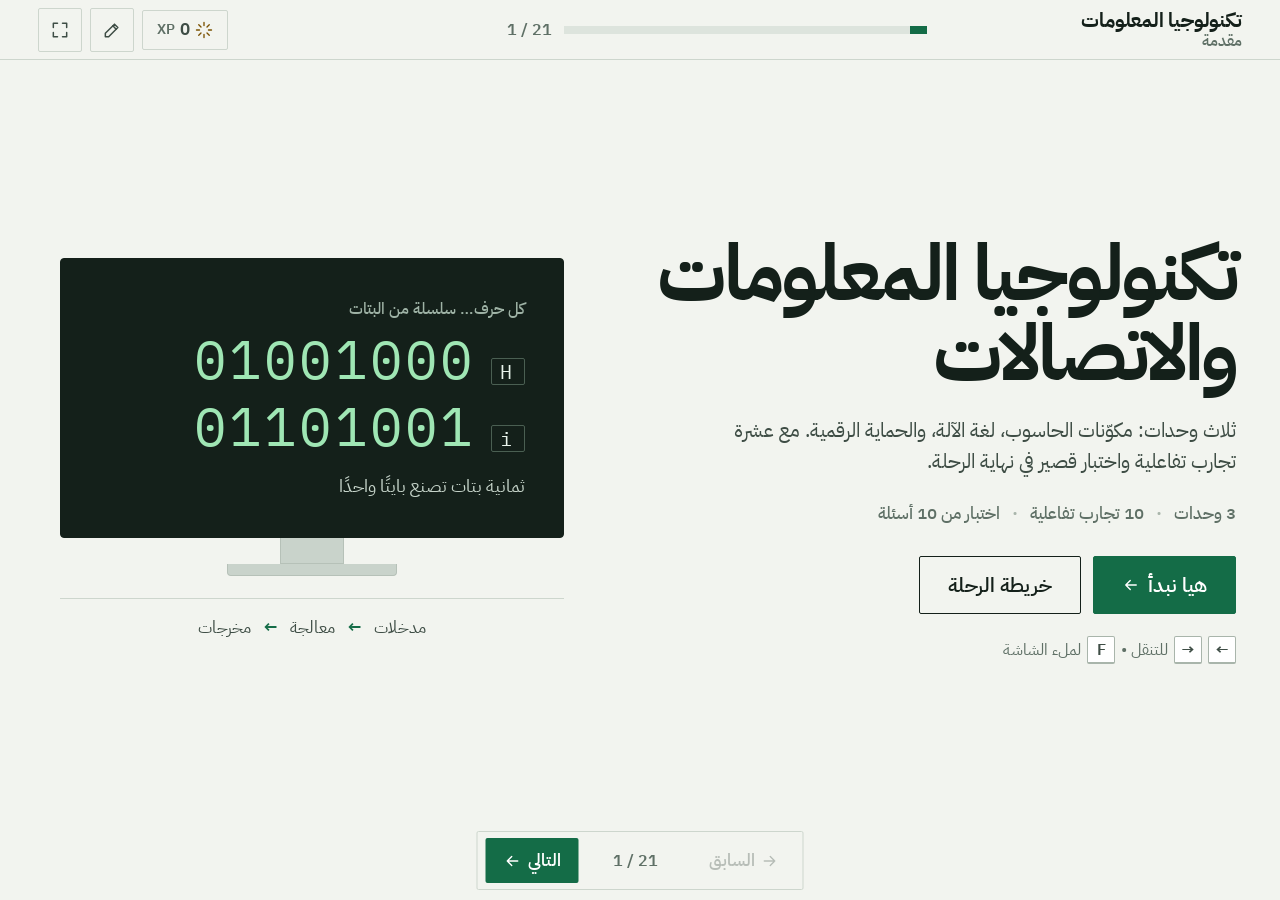
<file: new-design/index.html>
﻿<!DOCTYPE html>
<html lang="ar" dir="rtl">
<head>
<meta charset="UTF-8">
<meta name="viewport" content="width=device-width, initial-scale=1.0">
<title>تكنولوجيا المعلومات والاتصالات — الصف السابع</title>
<link rel="preconnect" href="https://fonts.googleapis.com">
<link rel="preconnect" href="https://fonts.gstatic.com" crossorigin>
<link href="https://fonts.googleapis.com/css2?family=IBM+Plex+Mono:wght@400;600&family=IBM+Plex+Sans+Arabic:wght@400;500;600;700&display=swap" rel="stylesheet">
<link rel="stylesheet" href="styles.css">
<link rel="stylesheet" href="styles-slides.css">
<link rel="stylesheet" href="styles-extra.css">
<link rel="stylesheet" href="styles-fixes.css">
<link rel="stylesheet" href="styles-redesign.css?v=10">
</head>
<body>

<svg class="sprite" aria-hidden="true">
  <defs>
    <linearGradient id="g-robot" x1="0" y1="0" x2="1" y2="1">
      <stop offset="0" stop-color="#89e219"/>
      <stop offset="1" stop-color="#58cc02"/>
    </linearGradient>
  </defs>
  <symbol id="i-laptop" viewBox="0 0 24 24"><rect x="4" y="5" width="16" height="10" rx="2"/><path d="M2 19h20M9 19l.5-2h5l.5 2"/></symbol>
  <symbol id="i-desktop" viewBox="0 0 24 24"><rect x="3" y="4" width="18" height="12" rx="2"/><path d="M8 20h8M12 16v4"/></symbol>
  <symbol id="i-server" viewBox="0 0 24 24"><rect x="4" y="3" width="16" height="7" rx="2"/><rect x="4" y="14" width="16" height="7" rx="2"/><path d="M8 6.5h.01M8 17.5h.01M12 6.5h5M12 17.5h5"/></symbol>
  <symbol id="i-super" viewBox="0 0 24 24"><rect x="3" y="4" width="18" height="16" rx="2"/><path d="M7 8h10M7 12h10M7 16h6"/><circle cx="17" cy="16" r="1"/></symbol>
  <symbol id="i-cpu" viewBox="0 0 24 24"><rect x="7" y="7" width="10" height="10" rx="2"/><path d="M10 3v4M14 3v4M10 17v4M14 17v4M3 10h4M3 14h4M17 10h4M17 14h4"/></symbol>
  <symbol id="i-ram" viewBox="0 0 24 24"><rect x="3" y="7" width="18" height="9" rx="2"/><path d="M7 7v9M11 7v9M15 7v9M19 7v9M6 16v3M18 16v3"/></symbol>
  <symbol id="i-rom" viewBox="0 0 24 24"><rect x="5" y="6" width="14" height="12" rx="2"/><path d="M9 10h6M9 14h4"/></symbol>
  <symbol id="i-disk" viewBox="0 0 24 24"><rect x="3" y="6" width="18" height="12" rx="3"/><circle cx="17" cy="12" r="1.5"/><path d="M7 12h6"/></symbol>
  <symbol id="i-gpu" viewBox="0 0 24 24"><rect x="3" y="7" width="18" height="10" rx="2"/><circle cx="9" cy="12" r="3"/><path d="M15 10h3M15 14h3M6 17v3"/></symbol>
  <symbol id="i-sound" viewBox="0 0 24 24"><path d="M4 10v4h4l5 4V6L8 10H4z"/><path d="M16 9a4 4 0 0 1 0 6M18.5 6.5a8 8 0 0 1 0 11"/></symbol>
  <symbol id="i-network" viewBox="0 0 24 24"><path d="M3 9a15 15 0 0 1 18 0M6.5 12.5a10 10 0 0 1 11 0M10 16a4 4 0 0 1 4 0"/><circle cx="12" cy="19" r="1"/></symbol>
  <symbol id="i-fan" viewBox="0 0 24 24"><circle cx="12" cy="12" r="8"/><path d="M12 12c2-3 5-3 5-1s-3 4-5 1zM12 12c-2 3-5 3-5 1s3-4 5-1zM12 12c-1 3 0 6 2 5s1-5-2-5z"/></symbol>
  <symbol id="i-io" viewBox="0 0 24 24"><rect x="3" y="6" width="18" height="11" rx="2"/><path d="M7 10h.01M10 10h.01M13 10h.01M16 10h.01M7 13h.01M10 13h.01M13 13h.01M16 13h.01M8 17v3M16 17v3"/></symbol>
  <symbol id="i-board" viewBox="0 0 24 24"><rect x="3" y="3" width="18" height="18" rx="3"/><rect x="7" y="7" width="4" height="4" rx="1"/><rect x="14" y="13" width="3" height="4" rx="1"/><path d="M11 9h3v4M7 14h4v3M13 9V7h4"/></symbol>
  <symbol id="i-virus" viewBox="0 0 24 24"><circle cx="12" cy="12" r="6"/><path d="M12 2v3M12 19v3M2 12h3M19 12h3M4.9 4.9l2.1 2.1M17 17l2.1 2.1M19.1 4.9L17 7M7 17l-2.1 2.1"/><circle cx="10" cy="10" r="1"/><circle cx="14" cy="14" r="1"/></symbol>
  <symbol id="i-worm" viewBox="0 0 24 24"><path d="M5 18c0-3 3-4 6-4s5-1 5-4-2-4-5-4"/><circle cx="5" cy="18" r="2"/><path d="M15 6h.01M17 8h.01M19 10h.01"/></symbol>
  <symbol id="i-trojan" viewBox="0 0 24 24"><rect x="4" y="10" width="16" height="10" rx="2"/><path d="M3 10h18M12 10v10M12 10c-2 0-5-1-5-3s3-2 5 3c2-5 5-3 5-1s-3 1-5 1"/></symbol>
  <symbol id="i-spy" viewBox="0 0 24 24"><path d="M2 12s4-6 10-6 10 6 10 6-4 6-10 6S2 12 2 12z"/><circle cx="12" cy="12" r="3"/></symbol>
  <symbol id="i-ad" viewBox="0 0 24 24"><path d="M4 10v4h4l7 4V6L8 10H4z"/><path d="M17 9a4 4 0 0 1 0 6M19 6a8 8 0 0 1 0 12"/></symbol>
  <symbol id="i-ransom" viewBox="0 0 24 24"><rect x="4" y="10" width="16" height="11" rx="2"/><path d="M8 10V7a4 4 0 0 1 8 0v3M12 14v3"/></symbol>
  <symbol id="i-shield" viewBox="0 0 24 24"><path d="M12 3l8 3v6c0 5-3.5 8-8 9-4.5-1-8-4-8-9V6l8-3z"/><path d="M9 12l2 2 4-4"/></symbol>
  <symbol id="i-firewall" viewBox="0 0 24 24"><rect x="3" y="4" width="18" height="16" rx="2"/><path d="M3 9h18M3 14h18M9 4v5M15 9v5M9 14v6M15 4v5"/></symbol>
  <symbol id="i-backup" viewBox="0 0 24 24"><path d="M4 12a8 8 0 0 1 13.7-5.7L20 8"/><path d="M20 4v4h-4M20 12a8 8 0 0 1-13.7 5.7L4 16"/><path d="M4 20v-4h4"/></symbol>
  <symbol id="i-lock" viewBox="0 0 24 24"><rect x="4" y="10" width="16" height="11" rx="2"/><path d="M8 10V7a4 4 0 0 1 8 0v3M12 14v3"/></symbol>
  <symbol id="i-check" viewBox="0 0 24 24"><path d="M4 12l5 5L20 6"/></symbol>
  <symbol id="i-x" viewBox="0 0 24 24"><path d="M6 6l12 12M18 6L6 18"/></symbol>
  <symbol id="i-arrow-left" viewBox="0 0 24 24"><path d="M19 12H5M11 6l-6 6 6 6"/></symbol>
  <symbol id="i-arrow-right" viewBox="0 0 24 24"><path d="M5 12h14M13 6l6 6-6 6"/></symbol>
  <symbol id="i-star" viewBox="0 0 24 24"><path d="M12 3l2.7 5.5 6.1.9-4.4 4.3 1 6-5.4-2.8-5.4 2.8 1-6-4.4-4.3 6.1-.9L12 3z"/></symbol>
  <symbol id="i-spark" viewBox="0 0 24 24"><path d="M12 2v4M12 18v4M2 12h4M18 12h4M5 5l3 3M16 16l3 3M19 5l-3 3M8 16l-3 3"/></symbol>
  <symbol id="i-bulb" viewBox="0 0 24 24"><path d="M9 18h6M10 21h4M8 14a6 6 0 1 1 8 0c-1 1-1.5 2-1.5 3h-5c0-1-.5-2-1.5-3z"/></symbol>
  <symbol id="i-folder" viewBox="0 0 24 24"><path d="M3 7a2 2 0 0 1 2-2h5l2 2h7a2 2 0 0 1 2 2v8a2 2 0 0 1-2 2H5a2 2 0 0 1-2-2V7z"/></symbol>
  <symbol id="i-warning" viewBox="0 0 24 24"><path d="M12 3L2 21h20L12 3z"/><path d="M12 9v5M12 17h.01"/></symbol>
  <symbol id="i-globe" viewBox="0 0 24 24"><circle cx="12" cy="12" r="9"/><path d="M3 12h18M12 3c3 3 3 15 0 18M12 3c-3 3-3 15 0 18"/></symbol>
  <symbol id="i-usb" viewBox="0 0 24 24"><rect x="8" y="3" width="8" height="6" rx="1"/><path d="M12 9v6"/><rect x="6" y="15" width="12" height="6" rx="2"/></symbol>
  <symbol id="i-mask" viewBox="0 0 24 24"><path d="M4 5c5 2 11 2 16 0v6c0 4-3.5 7-8 9-4.5-2-8-5-8-9V5z"/><path d="M8 10h.01M16 10h.01M9 14c2 1.5 4 1.5 6 0"/></symbol>
  <symbol id="i-clock" viewBox="0 0 24 24"><circle cx="12" cy="12" r="9"/><path d="M12 7v5l3 2"/></symbol>
  <symbol id="i-play" viewBox="0 0 24 24"><path d="M8 5l11 7-11 7V5z"/></symbol>
  <symbol id="i-edit" viewBox="0 0 24 24"><path d="M4 20h4L19 9l-4-4L4 16v4z"/><path d="M13 7l4 4"/></symbol>
  <symbol id="i-menu" viewBox="0 0 24 24"><path d="M4 7h16M4 12h16M4 17h16"/></symbol>
  <symbol id="i-expand" viewBox="0 0 24 24"><path d="M4 9V4h5M20 9V4h-5M4 15v5h5M20 15v5h-5"/></symbol>
  <symbol id="i-download" viewBox="0 0 24 24"><path d="M12 3v12M7 10l5 5 5-5M4 21h16"/></symbol>
  <symbol id="i-upload" viewBox="0 0 24 24"><path d="M12 21V9M7 14l5-5 5 5M4 3h16"/></symbol>
  <symbol id="i-trash" viewBox="0 0 24 24"><path d="M4 7h16M9 7V4h6v3M6 7l1 13h10l1-13M10 11v6M14 11v6"/></symbol>
  <symbol id="i-target" viewBox="0 0 24 24"><circle cx="12" cy="12" r="9"/><circle cx="12" cy="12" r="5"/><circle cx="12" cy="12" r="1"/></symbol>
  <symbol id="i-book" viewBox="0 0 24 24"><path d="M4 5a3 3 0 0 1 3-2h13v18H7a3 3 0 0 0-3 2V5z"/><path d="M4 19a3 3 0 0 1 3-2h13"/></symbol>
  <symbol id="robot" viewBox="0 0 220 240">
    <ellipse cx="110" cy="226" rx="58" ry="9" fill="#000" opacity=".08"/>
    <path d="M110 28V16" stroke="#7aa7b5" stroke-width="6" stroke-linecap="round"/>
    <circle cx="110" cy="12" r="8" fill="#ffc800"/>
    <rect x="44" y="30" width="132" height="104" rx="42" fill="#f2fbff" stroke="#bde6f7" stroke-width="4"/>
    <rect x="62" y="50" width="96" height="64" rx="26" fill="#263942"/>
    <circle cx="92" cy="78" r="7" fill="#89e219"/>
    <circle cx="128" cy="78" r="7" fill="#89e219"/>
    <path d="M98 94c8 6 16 6 24 0" stroke="#89e219" stroke-width="5" fill="none" stroke-linecap="round"/>
    <circle cx="44" cy="82" r="10" fill="#58cc02"/>
    <circle cx="176" cy="82" r="10" fill="#58cc02"/>
    <rect x="62" y="146" width="96" height="62" rx="26" fill="url(#g-robot)"/>
    <rect x="82" y="160" width="56" height="26" rx="10" fill="#d7ffb8"/>
    <path d="M88 173h8M104 173h6M116 173h8" stroke="#46a302" stroke-width="4" stroke-linecap="round"/>
    <path d="M62 160c-10 2-18 10-18 22M158 160c10 2 18 10 18 22" stroke="#58cc02" stroke-width="10" stroke-linecap="round" fill="none"/>
    <circle cx="42" cy="186" r="8" fill="#58cc02"/>
    <circle cx="178" cy="186" r="8" fill="#58cc02"/>
  </symbol>
</svg>

<div class="bg-decor" aria-hidden="true">
  <span class="blob b1"></span>
  <span class="blob b2"></span>
  <span class="blob b3"></span>
  <span class="dots"></span>
</div>

<header class="topbar">
  <div class="brand">
    <div class="brand-mark"><svg class="ico"><use href="#i-desktop"/></svg></div>
    <div class="brand-text">
      <strong>تكنولوجيا المعلومات</strong>
      <span id="unitLabel">مقدمة</span>
    </div>
  </div>
  <div class="progress-wrap">
    <div class="progress-track"><div class="progress-fill" id="progressFill"></div><span class="progress-star"><svg class="ico"><use href="#i-star"/></svg></span></div>
    <span class="progress-label" id="progressLabel">1 / 21</span>
  </div>
  <div class="top-actions">
    <div class="xp-pill" title="نقاط الخبرة"><svg class="ico"><use href="#i-spark"/></svg><span id="xpValue">0</span><small>XP</small></div>
    <button class="icon-btn" id="editorBtn" aria-label="لوحة التحرير" title="لوحة التحرير"><svg class="ico"><use href="#i-edit"/></svg></button>
    <button class="icon-btn" id="fullscreenBtn" aria-label="ملء الشاشة" title="ملء الشاشة"><svg class="ico"><use href="#i-expand"/></svg></button>
  </div>
</header>

<main class="deck" id="deck">

  <section class="slide slide-cover" data-title="البداية" data-key="cover" data-unit="مقدمة">
    <div class="slide-inner cover-grid">
      <div class="cover-copy">
        <h1 class="reveal" style="--i:0" data-edit="cover.title">تكنولوجيا المعلومات<br><span class="hl">والاتصالات</span></h1>
        <p class="lead reveal" style="--i:1" data-edit="cover.sub">ثلاث وحدات: مكوّنات الحاسوب، لغة الآلة، والحماية الرقمية. مع عشرة تجارب تفاعلية واختبار قصير في نهاية الرحلة.</p>
        <div class="unit-chips reveal" style="--i:2">
          <span>3 وحدات</span>
          <span>10 تجارب تفاعلية</span>
          <span>اختبار من 10 أسئلة</span>
        </div>
        <div class="cover-actions reveal" style="--i:3">
          <button class="btn btn-primary btn-lg" data-goto="types">هيا نبدأ <svg class="ico"><use href="#i-arrow-left"/></svg></button>
          <button class="btn btn-ghost btn-lg" data-goto="roadmap">خريطة الرحلة</button>
        </div>
        <p class="hint reveal" style="--i:4"><kbd>←</kbd> <kbd>→</kbd> للتنقل • <kbd>F</kbd> لملء الشاشة</p>
      </div>
      <div class="cover-art reveal" style="--i:1">
        <div class="monitor3d">
          <div class="screen3d">
            <div class="screen-body">
              <span class="screen-kicker">كل حرف… سلسلة من البتات</span>
              <div class="screen-big">01001000<span>H</span></div>
              <div class="screen-big">01101001<span>i</span></div>
              <span class="screen-caption">ثمانية بتات تصنع بايتًا واحدًا</span>
            </div>
          </div>
          <div class="monitor-neck"></div>
          <div class="monitor-foot"></div>
        </div>
        <div class="cover-spec" aria-label="مسار البيانات في الحاسوب">
          <span>مدخلات</span><b>←</b><span>معالجة</span><b>←</b><span>مخرجات</span>
        </div>
      </div>
    </div>
  </section>

  <section class="slide slide-roadmap" data-title="خريطة الرحلة" data-key="roadmap" data-unit="مقدمة">
    <div class="slide-inner">
      <header class="slide-head">
        <h2 class="reveal" style="--i:0" data-edit="road.title">ثلاث وحدات… ومغامرة واحدة</h2>
        <p class="reveal" style="--i:1" data-edit="road.sub">اضغط على أي محطة لتبدأ منها. كل محطة مليئة بالتجارب والتحديات.</p>
      </header>
      <div class="roadmap">
        <button class="road-stop reveal" style="--i:2;--c:#146c47" data-goto="types">
          <span class="road-num">1</span>
          <span class="road-icon"><svg class="ico"><use href="#i-desktop"/></svg></span>
          <strong>الوحدة الأولى</strong>
          <h3>تعريف عام بالحاسوب</h3>
          <p>أنواع الحواسيب، المكوّنات، والذاكرة.</p>
          <span class="road-go">ابدأ <svg class="ico"><use href="#i-arrow-left"/></svg></span>
        </button>
        <button class="road-stop reveal" style="--i:3;--c:#1f5f86" data-goto="decimal">
          <span class="road-num">2</span>
          <span class="road-icon"><svg class="ico"><use href="#i-cpu"/></svg></span>
          <strong>الوحدة الثانية</strong>
          <h3>أنظمة العدّ والتحويل</h3>
          <p>العشري، الثنائي، والتحويل بينهما.</p>
          <span class="road-go">ابدأ <svg class="ico"><use href="#i-arrow-left"/></svg></span>
        </button>
        <button class="road-stop reveal" style="--i:4;--c:#6c4769" data-goto="malware-1">
          <span class="road-num">3</span>
          <span class="road-icon"><svg class="ico"><use href="#i-shield"/></svg></span>
          <strong>الوحدة الثالثة</strong>
          <h3>البرامج الضارة والحماية</h3>
          <p>الأنواع، طرق الانتقال، ووسائل الحماية.</p>
          <span class="road-go">ابدأ <svg class="ico"><use href="#i-arrow-left"/></svg></span>
        </button>
      </div>
      <div class="road-stats reveal" style="--i:5">
        <span><b>3</b> وحدات</span>
        <span><b>10+</b> تجارب تفاعلية</span>
        <span><b>10</b> أسئلة اختبار</span>
      </div>
    </div>
  </section>

  <section class="slide slide-types" data-title="أنواع الحواسيب" data-key="types" data-unit="الوحدة الأولى">
    <div class="slide-inner">
      <header class="slide-head compact">
        <h2 class="reveal" style="--i:0" data-edit="types.title">ليس كل حاسوب… يشبه الآخر</h2>
        <p class="reveal" style="--i:1" data-edit="types.sub">اختر نوعًا لتكتشف وظيفته. ثم انتقل إلى شريحة المهمة لتطبّق ما تعلّمته على موقف من الحياة.</p>
      </header>
      <div class="types-layout">
        <div class="type-cards reveal" style="--i:2">
          <button class="type-card tilt is-active" data-type="laptop" style="--c:#146c47">
            <span class="type-icon"><svg class="ico"><use href="#i-laptop"/></svg></span>
            <strong>الحاسوب المحمول</strong>
            <small>Laptop</small>
            <span class="type-badge">متنقّل</span>
          </button>
          <button class="type-card tilt" data-type="desktop" style="--c:#1f5f86">
            <span class="type-icon"><svg class="ico"><use href="#i-desktop"/></svg></span>
            <strong>الحاسوب الثابت</strong>
            <small>Desktop</small>
            <span class="type-badge">منزلي / مكتبي</span>
          </button>
          <button class="type-card tilt" data-type="server" style="--c:#6c4769">
            <span class="type-icon"><svg class="ico"><use href="#i-server"/></svg></span>
            <strong>الحاسوب الخادم</strong>
            <small>Server</small>
            <span class="type-badge">يخدم الجميع</span>
          </button>
          <button class="type-card tilt" data-type="super" style="--c:#966300">
            <span class="type-icon"><svg class="ico"><use href="#i-super"/></svg></span>
            <strong>الحواسب الضخمة</strong>
            <small>Super Computers</small>
            <span class="type-badge">قوة خارقة</span>
          </button>
        </div>
        <aside class="type-detail card reveal" style="--i:3">
          <div class="type-detail-icon" id="typeDetailIcon"><svg class="ico"><use href="#i-laptop"/></svg></div>
          <span class="type-en" id="typeEn">Laptop</span>
          <h3 id="typeName">الحاسوب المحمول</h3>
          <p id="typeDesc">حاسوب صغير الحجم يمكن حمله بسهولة، وتكون الشاشة ولوحة المفاتيح مدمجتين فيه.</p>
          <ul class="check-list" id="typePoints"></ul>
          <div class="type-use" id="typeUse"><svg class="ico"><use href="#i-bulb"/></svg><span>مناسب للطلاب والتنقل بين المنزل والمدرسة.</span></div>
        </aside>
      </div>
    </div>
  </section>

  <section class="slide slide-mission" data-title="مهمة سريعة" data-key="mission" data-unit="الوحدة الأولى">
    <div class="slide-inner">
      <header class="slide-head compact">
        <h2 class="reveal" style="--i:0">أي حاسوب يناسب الموقف؟</h2>
        <p class="reveal" style="--i:1">اقرأ الموقف جيدًا، ثم اختر نوع الحاسوب المناسب. ستظهر الإجابة الصحيحة مع سبب واضح.</p>
      </header>
      <div class="mission-card mission-hero reveal" style="--i:2">
        <div class="mission-copy">
          <span class="chip">مهمة سريعة</span>
          <h3 data-edit="types.mission.title">الموقف</h3>
          <p id="missionText">تحتاج شركة إلى جهاز واحد يخدم موظفيها العشرين في الوقت نفسه، ويحفظ الملفات المشتركة بينهم.</p>
        </div>
        <div class="mission-side">
          <div class="mission-choices" id="missionChoices"></div>
          <div class="feedback" id="missionFeedback" aria-live="polite"></div>
          <button class="btn btn-ghost" id="missionNext">سيناريو آخر <svg class="ico"><use href="#i-arrow-left"/></svg></button>
        </div>
      </div>
    </div>
  </section>

  <section class="slide slide-components" data-title="مكونات الحاسوب" data-key="components" data-unit="الوحدة الأولى">
    <div class="slide-inner">
      <header class="slide-head compact">
        <h2 class="reveal" style="--i:0" data-edit="comp.title">افتح صندوق الحاسوب… واستكشف</h2>
        <p class="reveal" style="--i:1" data-edit="comp.sub">اضغط على أي قطعة داخل اللوحة الأم لتعرف وظيفتها. جرّب «وضع التحدي» في النهاية.</p>
      </header>
      <div class="comp-layout">
        <div class="board-wrap reveal" style="--i:3">
          <div class="motherboard" id="motherboard">
            <svg class="board-traces" viewBox="0 0 100 62" preserveAspectRatio="none" aria-hidden="true">
              <path d="M22 16h20v10h30V16h18M13 36h18v10h32v8h20M32 46V36M65 12v10M83 20v14M50 29v-7M50 47v10"/>
              <path d="M6 22h10M90 42h6M6 52h18M72 54h20" opacity=".55"/>
              <circle cx="22" cy="16" r="1.2"/><circle cx="65" cy="12" r="1.2"/><circle cx="83" cy="20" r="1.2"/><circle cx="13" cy="36" r="1.2"/><circle cx="63" cy="54" r="1.2"/>
            </svg>
            <button class="hotspot" data-comp="cpu" style="left:22%;top:26%"><span class="hs-ico"><svg class="ico"><use href="#i-cpu"/></svg></span><span class="hs-label">المعالج</span></button>
            <button class="hotspot" data-comp="fan" style="left:40%;top:19%"><span class="hs-ico"><svg class="ico"><use href="#i-fan"/></svg></span><span class="hs-label">المروحة</span></button>
            <button class="hotspot" data-comp="ram" style="left:65%;top:19%"><span class="hs-ico"><svg class="ico"><use href="#i-ram"/></svg></span><span class="hs-label">RAM</span></button>
            <button class="hotspot" data-comp="rom" style="left:84%;top:33%"><span class="hs-ico"><svg class="ico"><use href="#i-rom"/></svg></span><span class="hs-label">ROM</span></button>
            <button class="hotspot" data-comp="gpu" style="left:13%;top:57%"><span class="hs-ico"><svg class="ico"><use href="#i-gpu"/></svg></span><span class="hs-label">بطاقة الشاشة</span></button>
            <button class="hotspot" data-comp="hdd" style="left:32%;top:74%"><span class="hs-ico"><svg class="ico"><use href="#i-disk"/></svg></span><span class="hs-label">القرص الصلب</span></button>
            <button class="hotspot" data-comp="sound" style="left:64%;top:74%"><span class="hs-ico"><svg class="ico"><use href="#i-sound"/></svg></span><span class="hs-label">بطاقة الصوت</span></button>
            <button class="hotspot" data-comp="network" style="left:87%;top:57%"><span class="hs-ico"><svg class="ico"><use href="#i-network"/></svg></span><span class="hs-label">بطاقة الشبكة</span></button>
            <button class="hotspot" data-comp="io" style="left:50%;top:90%"><span class="hs-ico"><svg class="ico"><use href="#i-io"/></svg></span><span class="hs-label">الإدخال / الإخراج</span></button>
            <button class="hotspot hs-board" data-comp="motherboard" style="left:50%;top:46%"><span class="hs-ico"><svg class="ico"><use href="#i-board"/></svg></span><span class="hs-label">اللوحة الأم</span></button>
          </div>
          <p class="board-hint"><svg class="ico"><use href="#i-bulb"/></svg> كل القطع تتصل باللوحة الأم… وهي التي تربط بينها.</p>
        </div>
        <aside class="comp-detail card reveal" style="--i:4">
          <div class="comp-head">
            <span class="comp-icon" id="compIcon"><svg class="ico"><use href="#i-cpu"/></svg></span>
            <div><span class="comp-en" id="compEn">CPU</span><h3 id="compName">المعالج</h3></div>
          </div>
          <p class="comp-desc" id="compDesc">عقل الحاسوب الذي ينفّذ الأوامر.</p>
          <ul class="check-list" id="compPoints"></ul>
          <div class="comp-watermark" aria-hidden="true"><svg class="ico"><use href="#i-board"/></svg></div>
          <div class="challenge-box">
            <button class="btn btn-blue btn-sm" id="challengeBtn"><svg class="ico"><use href="#i-target"/></svg> وضع التحدي</button>
            <div class="challenge-panel" id="challengePanel" hidden>
              <span class="challenge-progress" id="challengeProgress">1 / 5</span>
              <p id="challengePrompt">أين تُنفَّذ العمليات الحسابية والمنطقية؟</p>
              <div class="feedback" id="challengeFeedback" aria-live="polite"></div>
            </div>
          </div>
        </aside>
      </div>
    </div>
  </section>

  <section class="slide slide-memory" data-title="لعبة الذاكرة" data-key="memory" data-unit="الوحدة الأولى">
    <div class="slide-inner">
      <header class="slide-head compact">
        <h2 class="reveal" style="--i:0" data-edit="mem.title">إلى أي ذاكرة تنتمي؟</h2>
        <p class="reveal" style="--i:1" data-edit="mem.sub">اختر بطاقة، ثم اضغط على الصندوق الصحيح. هل تنجح في ترتيب البطاقات الست؟</p>
      </header>
      <div class="memory-game">
        <div class="chip-pool card reveal" style="--i:3">
          <div class="pool-head"><strong>البطاقات</strong><span class="game-score" id="memoryScore">0 / 6</span></div>
          <div class="chip-pool-items" id="chipPool"></div>
        </div>
        <div class="bins reveal" style="--i:4">
          <div class="bin" data-bin="ram" tabindex="0" role="button" aria-label="الذاكرة المؤقتة RAM">
            <div class="bin-head"><span class="bin-ico" style="--c:#1cb0f6"><svg class="ico"><use href="#i-ram"/></svg></span><div><strong>RAM</strong><small>الذاكرة المؤقتة</small></div></div>
            <p>تحفظ البرامج المفتوحة حاليًا… وتفقد محتواها بانقطاع الكهرباء.</p>
            <div class="bin-items"></div>
          </div>
          <div class="bin" data-bin="rom" tabindex="0" role="button" aria-label="الذاكرة الدائمة ROM">
            <div class="bin-head"><span class="bin-ico" style="--c:#ffc800"><svg class="ico"><use href="#i-rom"/></svg></span><div><strong>ROM</strong><small>الذاكرة الدائمة</small></div></div>
            <p>تحتوي معلومات بدء التشغيل، وقابلة للقراءة فقط.</p>
            <div class="bin-items"></div>
          </div>
          <div class="bin" data-bin="hdd" tabindex="0" role="button" aria-label="القرص الصلب Hard Disk">
            <div class="bin-head"><span class="bin-ico" style="--c:#58cc02"><svg class="ico"><use href="#i-disk"/></svg></span><div><strong>Hard Disk</strong><small>القرص الصلب</small></div></div>
            <p>يخزّن الملفات والبرامج ويحتفظ بها بعد إيقاف التشغيل.</p>
            <div class="bin-items"></div>
          </div>
        </div>
        <div class="game-bar reveal" style="--i:5">
          <div class="feedback" id="memoryFeedback" aria-live="polite">اختر بطاقة من الأعلى للبدء.</div>
          <button class="btn btn-ghost btn-sm" id="memoryReset"><svg class="ico"><use href="#i-backup"/></svg> إعادة اللعبة</button>
        </div>
      </div>
    </div>
  </section>

  <section class="slide slide-decimal" data-title="النظام العشري" data-key="decimal" data-unit="الوحدة الثانية">
    <div class="slide-inner">
      <header class="slide-head compact">
        <h2 class="reveal" style="--i:0" data-edit="dec.title">نظام العدّ… والأساس 10</h2>
        <p class="reveal" style="--i:1" data-edit="dec.sub">نظام العدّ طريقة لتمثيل الأعداد برموز محددة وأساس معين. جرّب عددًا وشاهد قيمته تتوزّع على المنازل.</p>
      </header>
      <div class="decimal-layout">
        <div class="dec-input-card card reveal" style="--i:3">
          <span class="mini-label">جرّب عددًا من 0 إلى 999</span>
          <div class="stepper">
            <button class="step-btn" id="decMinus" aria-label="إنقاص">−</button>
            <input id="decInput" type="number" min="0" max="999" value="134" aria-label="أدخل عددًا">
            <button class="step-btn" id="decPlus" aria-label="زيادة">+</button>
          </div>
          <div class="preset-row">
            <button class="preset" data-dec="134">134</button>
            <button class="preset" data-dec="254">254</button>
            <button class="preset" data-dec="85">85</button>
            <button class="preset" data-dec="7">7</button>
          </div>
          <div class="base-badge"><span>الأساس</span><strong>10</strong><span>الرموز: من 0 إلى 9</span></div>
        </div>
        <div class="dec-display card reveal" style="--i:4">
          <div class="dec-digits" id="decDigits"></div>
          <div class="dec-expansion" id="decExpansion"></div>
        </div>
      </div>
      <div class="note-strip reveal" style="--i:5"><svg class="ico"><use href="#i-bulb"/></svg><span data-edit="dec.note">سبب التسمية: لأنه يعتمد على عشرة رموز فقط (0 إلى 9). كل منزلة تساوي 10 أضعاف التي على يمينها.</span></div>
    </div>
  </section>

  <section class="slide slide-binary" data-title="النظام الثنائي" data-key="binary" data-unit="الوحدة الثانية">
    <div class="slide-inner">
      <header class="slide-head compact">
        <h2 class="reveal" style="--i:0" data-edit="bin.title">الحاسوب يفهم… تشغيل أو إيقاف</h2>
        <p class="reveal" style="--i:1" data-edit="bin.sub">كل مفتاح يمثّل بتًا: 1 يعني تشغيلًا، و0 يعني إيقافًا. جرّب أن تصنع العدد المطلوب.</p>
      </header>
      <div class="binary-layout">
        <div class="switch-lab card reveal" style="--i:2">
          <div class="lab-head">
            <div><span class="mini-label">الهدف الحالي</span><strong class="target-num" id="binTarget">13</strong></div>
            <div class="lab-readout"><span id="binReadout">00000000</span><sub>2</sub><span class="eq">=</span><strong id="binValue">0</strong><sub>10</sub></div>
          </div>
          <div class="switches" id="bitSwitches" dir="ltr"></div>
          <div class="lab-actions">
            <button class="btn btn-ghost btn-sm" id="binZero"><svg class="ico"><use href="#i-backup"/></svg> تصفير</button>
            <button class="btn btn-blue btn-sm" id="binNewTarget"><svg class="ico"><use href="#i-target"/></svg> هدف جديد</button>
            <span class="feedback inline" id="binFeedback" aria-live="polite"></span>
          </div>
        </div>
      </div>
      <div class="byte-strip reveal" style="--i:3">
        <div><strong>بايت واحد = 8 بتات</strong><span>كل مفتاح في الأعلى هو بت… وثمانية مفاتيح تصنع بايتًا.</span></div>
        <div class="byte-bits" dir="ltr"><span>1</span><span>0</span><span>1</span><span>1</span><span>0</span><span>1</span><span>0</span><span>1</span></div>
      </div>
    </div>
  </section>

  <section class="slide slide-binary-why" data-title="لماذا الثنائي؟" data-key="binary-why" data-unit="الوحدة الثانية">
    <div class="slide-inner">
      <header class="slide-head compact">
        <h2 class="reveal" style="--i:0" data-edit="bin.why.title">لماذا يفهم الحاسوب 0 و1 فقط؟</h2>
        <p class="reveal" style="--i:1">لأن الدوائر الإلكترونية تعرف حالتين واضحتين: إشارة منخفضة، أو إشارة مرتفعة. من هاتين الحالتين تُبنى كل البيانات.</p>
      </header>
      <div class="why-grid">
        <article class="why-card reveal" style="--i:2">
          <h3>حالتان… لا أكثر</h3>
          <div class="onoff-big" aria-hidden="true">
            <span class="off"><b>0</b><small>إيقاف</small></span>
            <span class="on"><b>1</b><small>تشغيل</small></span>
          </div>
          <p>0 تعني إشارة منخفضة (Off)، و1 تعني إشارة مرتفعة (On).</p>
        </article>
        <article class="why-card reveal" style="--i:3">
          <h3>البت والبايت</h3>
          <p class="why-equation"><b>البت</b> = 0 أو 1<br><b>البايت</b> = 8 بتات</p>
          <p>البت هو الوحدة الأساسية للمعلومات في الحاسوب.</p>
        </article>
        <article class="why-card reveal" style="--i:4">
          <h3>كل شيء يُرمَّز</h3>
          <p>الأرقام والنصوص والصور والأصوات تُحوَّل إلى سلاسل من 0 و1، ثم يعيد الحاسوب تفسيرها.</p>
        </article>
      </div>
      <div class="byte-example reveal" style="--i:5">
        <span>الحرف <b>A</b> في جدول الرموز</span>
        <code>01000001</code>
        <span>يساوي 65 في النظام العشري</span>
      </div>
    </div>
  </section>

  <section class="slide slide-bin2dec" data-title="من الثنائي إلى العشري" data-key="b2d" data-unit="الوحدة الثانية">
    <div class="slide-inner">
      <header class="slide-head compact">
        <h2 class="reveal" style="--i:0" data-edit="b2d.title">من الثنائي إلى العشري</h2>
        <p class="reveal" style="--i:1" data-edit="b2d.sub">اضرب كل رقم في 2 مرفوعة لقوة موقعه، ثم اجمع النواتج. جرّب بنفسك.</p>
      </header>
      <div class="convert-layout">
        <div class="converter card reveal" style="--i:3">
          <div class="conv-input-row">
            <label for="binToDecInput">العدد الثنائي</label>
            <div class="conv-input-wrap"><input id="binToDecInput" value="110" inputmode="numeric" autocomplete="off" spellcheck="false"><sub>2</sub></div>
            <button class="btn btn-primary btn-sm" id="binToDecBtn">حوّل</button>
          </div>
          <div class="preset-row">
            <button class="preset" data-b2d="110">110</button>
            <button class="preset" data-b2d="1010101">1010101</button>
            <button class="preset" data-b2d="1001">1001</button>
            <button class="preset" data-b2d="1111">1111</button>
          </div>
          <div class="conv-error" id="binToDecError" aria-live="polite"></div>
          <div class="steps-table" id="binToDecSteps"></div>
          <div class="result-bubble" id="binToDecResult"></div>
        </div>
        <aside class="method-card card reveal" style="--i:4">
          <h3><svg class="ico"><use href="#i-book"/></svg> الطريقة بثلاث خطوات</h3>
          <ol class="method-steps">
            <li><span>1</span><div><strong>حدّد المواقع</strong><p>ابدأ من يمين العدد: الموقع 0 ثم 1 ثم 2…</p></div></li>
            <li><span>2</span><div><strong>اضرب في الوزن</strong><p>كل رقم × 2<sup>الموقع</sup>.</p></div></li>
            <li><span>3</span><div><strong>اجمع</strong><p>اجمع كل النواتج لتحصل على العدد العشري.</p></div></li>
          </ol>
          <div class="method-tip"><svg class="ico"><use href="#i-bulb"/></svg><span data-edit="b2d.tip">مثال: (110)₂ = 1×4 + 1×2 + 0×1 = 6</span></div>
          <div class="method-example">
            <span class="me-label">مثال ثانٍ</span>
            <div class="me-row"><b>(1011)₂</b><span>=</span><span>1×8 + 0×4 + 1×2 + 1×1</span><span>=</span><b>11</b></div>
          </div>
          <svg class="mascot mini-mascot" viewBox="0 0 220 240"><use href="#robot"/></svg>
        </aside>
      </div>
    </div>
  </section>

  <section class="slide slide-dec2bin" data-title="من العشري إلى الثنائي" data-key="d2b" data-unit="الوحدة الثانية">
    <div class="slide-inner">
      <header class="slide-head compact">
        <h2 class="reveal" style="--i:0" data-edit="d2b.title">من العشري إلى الثنائي… بالقسمة</h2>
        <p class="reveal" style="--i:1" data-edit="d2b.sub">نقسم على 2 مرارًا ونسجّل البواقي، ثم نقرأها من الأسفل إلى الأعلى. تابع الخطوات.</p>
      </header>
      <div class="ladder-layout">
        <div class="ladder-card card reveal" style="--i:3">
          <div class="ladder-head">
            <div class="ladder-input">
              <label for="decToBinInput">العدد العشري</label>
              <input id="decToBinInput" type="number" min="0" max="255" value="254">
              <button class="btn btn-primary btn-sm" id="ladderStart">ابدأ</button>
            </div>
            <div class="preset-row">
              <button class="preset" data-d2b="254">254</button>
              <button class="preset" data-d2b="13">13</button>
              <button class="preset" data-d2b="85">85</button>
              <button class="preset" data-d2b="100">100</button>
            </div>
          </div>
          <div class="ladder-table" id="ladderTable"></div>
          <div class="ladder-footer">
            <button class="btn btn-blue btn-sm" id="ladderNext">الخطوة التالية <svg class="ico"><use href="#i-arrow-left"/></svg></button>
            <div class="ladder-result" id="ladderResult"></div>
          </div>
        </div>
        <aside class="ladder-method card reveal" style="--i:4">
          <h3><svg class="ico"><use href="#i-book"/></svg> تذكّر القاعدة</h3>
          <div class="division-demo">
            <div class="div-box"><span>القسمة</span><strong>254 ÷ 2</strong></div>
            <div class="div-arrow"><svg class="ico"><use href="#i-arrow-left"/></svg></div>
            <div class="div-box"><span>الناتج</span><strong>127</strong></div>
            <div class="div-box rem"><span>الباقي</span><strong>0</strong></div>
          </div>
          <p data-edit="d2b.note">نكرّر القسمة حتى يصبح الناتج صفرًا، ثم نقرأ البواقي من <b>الأسفل إلى الأعلى</b>.</p>
          <div class="read-up"><span>نقرأ</span><svg class="ico"><use href="#i-upload"/></svg><strong>من الأسفل إلى الأعلى</strong></div>
          <div class="ladder-example">
            <span class="le-label">مثال: البواقي من الأسفل إلى الأعلى</span>
            <div class="le-bits" dir="ltr"><span>1</span><span>1</span><span>1</span><span>1</span><span>1</span><span>1</span><span>1</span><span>0</span></div>
            <span class="le-result">(254)₁₀ = (11111110)₂</span>
          </div>
          <svg class="mascot mini-mascot" viewBox="0 0 220 240"><use href="#robot"/></svg>
        </aside>
      </div>
    </div>
  </section>

  <section class="slide slide-table" data-title="جدول التحويل" data-key="table" data-unit="الوحدة الثانية">
    <div class="slide-inner">
      <header class="slide-head compact">
        <h2 class="reveal" style="--i:0" data-edit="table.title">جدول التحويل الجاهز (من 0 إلى 16)</h2>
        <p class="reveal" style="--i:1" data-edit="table.sub">احفظ الجدول… أو اختبر ذاكرتك بإخفاء عمود الثنائي والنقر على الخلايا لكشفها.</p>
      </header>
      <div class="table-layout">
        <div class="table-card card reveal" style="--i:3">
          <div class="table-tools">
            <span class="table-count">17 قيمة</span>
            <button class="btn btn-ghost btn-sm" id="tableToggle"><svg class="ico"><use href="#i-spy"/></svg> اختبرني: أخفِ الثنائي</button>
          </div>
          <div class="conv-table-wrap">
            <table class="conv-table">
              <thead><tr><th>العشري</th><th>الثنائي</th><th>العشري</th><th>الثنائي</th></tr></thead>
              <tbody id="convTableBody"></tbody>
            </table>
          </div>
        </div>
        <aside class="table-note card reveal" style="--i:4">
          <h3><svg class="ico"><use href="#i-bulb"/></svg> لاحظ النمط</h3>
          <p data-edit="table.note">كل زيادة بمقدار 1 في العدد العشري قد تغيّر أكثر من بت واحد. لاحظ كيف تنتقل البتات من اليمين إلى اليسار.</p>
          <div class="pattern-demo">
            <span>0</span><span>1</span><span>10</span><span>11</span><span>100</span>
          </div>
          <p class="small-note">16 = 10000₂ لأنها أول قوة للعدد 2 بعد 8 (أي 2⁴ = 16).</p>
          <button class="btn btn-primary btn-sm" data-goto="quiz">جرّب الاختبار الكامل <svg class="ico"><use href="#i-arrow-left"/></svg></button>
        </aside>
      </div>
    </div>
  </section>

  <section class="slide slide-systems" data-title="أنظمة عد أخرى" data-key="systems" data-unit="الوحدة الثانية">
    <div class="slide-inner">
      <header class="slide-head compact">
        <h2 class="reveal" style="--i:0" data-edit="sys.title">الثماني والستة عشري</h2>
        <p class="reveal" style="--i:1" data-edit="sys.sub">غيّر الأساس… تتغيّر الرموز المسموحة. جرّب تحدي الرموز في كل نظام.</p>
      </header>
      <div class="systems-grid">
        <div class="system-card card reveal" style="--i:3;--c:#ff9600">
          <div class="system-head">
            <span class="system-ico"><svg class="ico"><use href="#i-cpu"/></svg></span>
            <div><span class="system-en">Octal</span><h3>النظام الثماني</h3></div>
            <span class="base-pill">الأساس 8</span>
          </div>
          <p data-edit="sys.octal">يستخدم ثمانية رموز فقط: من 0 إلى 7.</p>
          <div class="digit-chips" dir="ltr">
            <span>0</span><span>1</span><span>2</span><span>3</span><span>4</span><span>5</span><span>6</span><span>7</span>
          </div>
          <div class="quick-quiz" data-qq>
            <p>أي رمز لا يمكن استخدامه في النظام الثماني؟</p>
            <div class="qq-options">
              <button data-correct="false">7</button>
              <button data-correct="true">8</button>
              <button data-correct="false">0</button>
              <button data-correct="false">5</button>
            </div>
            <div class="qq-feedback"></div>
          </div>
        </div>
        <div class="system-card card reveal" style="--i:4;--c:#ce82ff">
          <div class="system-head">
            <span class="system-ico"><svg class="ico"><use href="#i-spark"/></svg></span>
            <div><span class="system-en">Hexadecimal</span><h3>النظام الستة عشري</h3></div>
            <span class="base-pill">الأساس 16</span>
          </div>
          <p data-edit="sys.hex">يستخدم الرموز من 0 إلى 9 ثم الحروف <span dir="ltr">A, B, C, D, E, F</span>.</p>
          <div class="digit-chips hex" dir="ltr">
            <span>0</span><span>1</span><span>2</span><span>3</span><span>4</span><span>5</span><span>6</span><span>7</span><span>8</span><span>9</span><span>A</span><span>B</span><span>C</span><span>D</span><span>E</span><span>F</span>
          </div>
          <div class="quick-quiz" data-qq>
            <p>أي رمز لا يمكن استخدامه في النظام الستة عشري؟</p>
            <div class="qq-options">
              <button data-correct="false">A</button>
              <button data-correct="false">F</button>
              <button data-correct="true">G</button>
              <button data-correct="false">9</button>
            </div>
            <div class="qq-feedback"></div>
          </div>
        </div>
      </div>
      <div class="base-compare reveal" style="--i:5">
        <span class="bc-item" style="--c:#58cc02"><b>10</b> عشري</span>
        <span class="bc-item" style="--c:#1cb0f6"><b>2</b> ثنائي</span>
        <span class="bc-item" style="--c:#ff9600"><b>8</b> ثماني</span>
        <span class="bc-item" style="--c:#ce82ff"><b>16</b> ستة عشري</span>
        <span class="bc-note">كلما كبر الأساس… احتجنا رموزًا أكثر.</span>
      </div>
    </div>
  </section>

  <section class="slide slide-malware" data-title="البرامج الضارة 1" data-key="malware-1" data-unit="الوحدة الثالثة">
    <div class="slide-inner">
      <header class="slide-head compact">
        <h2 class="reveal" style="--i:0" data-edit="mw.title">ستة برامج ضارة… اعرف سلوكها</h2>
        <p class="reveal" style="--i:1" data-edit="mw.sub">البرامج الضارة برامج حاسوبية تُصمم بهدف التخريب أو التجسس أو الاختراق أو إلحاق الضرر. اقلب كل بطاقة لتكتشف سلوكها.</p>
      </header>
      <div class="malware-grid">
        <button class="malware-card reveal" style="--i:2" data-flip aria-label="الفيروس">
          <span class="mc-inner">
            <span class="mc-face mc-front" style="--c:#a8342b">
              <span class="mc-ico"><svg class="ico"><use href="#i-virus"/></svg></span>
              <strong>الفيروس</strong><span class="mc-en">Virus</span>
              <span class="danger"><i></i><i></i><i></i><i></i></span>
              <span class="flip-hint">اضغط للقلب</span>
            </span>
            <span class="mc-face mc-back">
              <strong>Virus</strong>
              <p>برنامج ضار مرتبط بملف ما، هدفه التخريب وله قدرة تدميرية.</p>
              <span class="mc-tag">مرتبط بملف مضيف</span>
            </span>
          </span>
        </button>
        <button class="malware-card reveal" style="--i:3" data-flip aria-label="الدودة">
          <span class="mc-inner">
            <span class="mc-face mc-front" style="--c:#a8342b">
              <span class="mc-ico"><svg class="ico"><use href="#i-worm"/></svg></span>
              <strong>الدودة</strong><span class="mc-en">Worm</span>
              <span class="danger"><i></i><i></i><i></i><i></i></span>
              <span class="flip-hint">اضغط للقلب</span>
            </span>
            <span class="mc-face mc-back">
              <strong>Worm</strong>
              <p>تنتشر ذاتيًا عبر الشبكات، ولا تحتاج ملفًا مضيفًا، وسريعة الانتشار.</p>
              <span class="mc-tag">تنتشر ذاتيًا</span>
            </span>
          </span>
        </button>
        <button class="malware-card reveal" style="--i:4" data-flip aria-label="حصان طروادة">
          <span class="mc-inner">
            <span class="mc-face mc-front" style="--c:#a8342b">
              <span class="mc-ico"><svg class="ico"><use href="#i-trojan"/></svg></span>
              <strong>حصان طروادة</strong><span class="mc-en">Trojan Horse</span>
              <span class="danger"><i></i><i></i><i></i></span>
              <span class="flip-hint">اضغط للقلب</span>
            </span>
            <span class="mc-face mc-back">
              <strong>Trojan Horse</strong>
              <p>يتنكّر كبرنامج نافع، وهدفه التجسس أو السيطرة أو إلحاق الضرر.</p>
              <span class="mc-tag">يتنكّر كبرنامج نافع</span>
            </span>
          </span>
        </button>
      </div>
    </div>
  </section>

  <section class="slide slide-malware" data-title="البرامج الضارة 2" data-key="malware-2" data-unit="الوحدة الثالثة">
    <div class="slide-inner">
      <header class="slide-head compact">
        <h2 class="reveal" style="--i:0">ثلاثة أخرى… وبنفس الخطر</h2>
        <p class="reveal" style="--i:1">التجسس والدعاية والفدية. اقلب البطاقات، ثم لاحظ الفرق بين برامج التجسس وبرامج الفدية.</p>
      </header>
      <div class="malware-grid">
        <button class="malware-card reveal" style="--i:2" data-flip aria-label="برامج التجسس">
          <span class="mc-inner">
            <span class="mc-face mc-front" style="--c:#a8342b">
              <span class="mc-ico"><svg class="ico"><use href="#i-spy"/></svg></span>
              <strong>برامج التجسس</strong><span class="mc-en">Spyware</span>
              <span class="danger"><i></i><i></i><i></i><i></i></span>
              <span class="flip-hint">اضغط للقلب</span>
            </span>
            <span class="mc-face mc-back">
              <strong>Spyware</strong>
              <p>تراقب المستخدم وتسرق البيانات والأرقام السرية. ومن أمثلتها Keylogger الذي يسجّل ضغطات المفاتيح.</p>
              <span class="mc-tag">Keylogger</span>
            </span>
          </span>
        </button>
        <button class="malware-card reveal" style="--i:3" data-flip aria-label="برامج الدعاية">
          <span class="mc-inner">
            <span class="mc-face mc-front" style="--c:#a8342b">
              <span class="mc-ico"><svg class="ico"><use href="#i-ad"/></svg></span>
              <strong>برامج الدعاية</strong><span class="mc-en">Adware</span>
              <span class="danger"><i></i><i></i></span>
              <span class="flip-hint">اضغط للقلب</span>
            </span>
            <span class="mc-face mc-back">
              <strong>Adware</strong>
              <p>تعرض إعلانات مزعجة، وتنتشر غالبًا مع البرامج المجانية أو التحميلات غير الموثوقة.</p>
              <span class="mc-tag">إعلانات مزعجة</span>
            </span>
          </span>
        </button>
        <button class="malware-card reveal" style="--i:4" data-flip aria-label="برامج الفدية">
          <span class="mc-inner">
            <span class="mc-face mc-front" style="--c:#a8342b">
              <span class="mc-ico"><svg class="ico"><use href="#i-ransom"/></svg></span>
              <strong>برامج الفدية</strong><span class="mc-en">Ransomware</span>
              <span class="danger"><i></i><i></i><i></i><i></i></span>
              <span class="flip-hint">اضغط للقلب</span>
            </span>
            <span class="mc-face mc-back">
              <strong>Ransomware</strong>
              <p>نوع مستقل يشفّر ملفات الضحية ويطلب فدية مالية لفك التشفير، وغالبًا ينتقل عبر طروادة أو ثغرة.</p>
              <span class="mc-tag">تشفير + فدية</span>
            </span>
          </span>
        </button>
      </div>
      <div class="note-strip danger-note reveal" style="--i:5"><svg class="ico"><use href="#i-spy"/></svg><span data-edit="mw.note">تذكّر: <b>Keylogger</b> نوع من برامج التجسس يسجّل كل ما تكتبه… بما في ذلك كلمات المرور.</span></div>
    </div>
  </section>

  <section class="slide slide-routes" data-title="طرق انتقال العدوى" data-key="routes" data-unit="الوحدة الثالثة">
    <div class="slide-inner">
      <header class="slide-head compact">
        <h2 class="reveal" style="--i:0" data-edit="routes.title">أربعة طرق… وعدوّ واحد</h2>
        <p class="reveal" style="--i:1" data-edit="routes.sub">اضغط على أي مسار حول الحاسوب لتعرف كيف تتسلل البرامج الضارة إليه.</p>
      </header>
      <div class="routes-layout">
        <div class="routes-stage reveal" style="--i:3">
          <svg class="routes-svg" viewBox="0 0 600 400" preserveAspectRatio="none" aria-hidden="true">
            <g class="route-line" data-route="internet">
              <path id="p-internet" d="M300 200 C220 160 150 90 72 40"/>
              <circle class="packet" r="5"><animateMotion dur="2.4s" repeatCount="indefinite"><mpath href="#p-internet"/></animateMotion></circle>
            </g>
            <g class="route-line" data-route="media">
              <path id="p-media" d="M300 200 C220 240 150 310 72 360"/>
              <circle class="packet" r="5"><animateMotion dur="2.4s" repeatCount="indefinite"><mpath href="#p-media"/></animateMotion></circle>
            </g>
            <g class="route-line" data-route="vuln">
              <path id="p-vuln" d="M300 200 C380 160 450 90 528 40"/>
              <circle class="packet" r="5"><animateMotion dur="2.4s" repeatCount="indefinite"><mpath href="#p-vuln"/></animateMotion></circle>
            </g>
            <g class="route-line" data-route="social">
              <path id="p-social" d="M300 200 C380 240 450 310 528 360"/>
              <circle class="packet" r="5"><animateMotion dur="2.4s" repeatCount="indefinite"><mpath href="#p-social"/></animateMotion></circle>
            </g>
          </svg>
          <button class="route-node rn-internet" data-route="internet"><span class="rn-ico"><svg class="ico"><use href="#i-globe"/></svg></span><span>الإنترنت</span></button>
          <button class="route-node rn-media" data-route="media"><span class="rn-ico"><svg class="ico"><use href="#i-usb"/></svg></span><span>وسائط التخزين</span></button>
          <button class="route-node rn-vuln" data-route="vuln"><span class="rn-ico"><svg class="ico"><use href="#i-warning"/></svg></span><span>الثغرات</span></button>
          <button class="route-node rn-social" data-route="social"><span class="rn-ico"><svg class="ico"><use href="#i-mask"/></svg></span><span>الهندسة الاجتماعية</span></button>
          <div class="route-core"><svg class="ico"><use href="#i-desktop"/></svg><span>حاسوبك</span></div>
        </div>
        <aside class="route-detail card reveal" style="--i:4">
          <span class="route-detail-ico" id="routeIcon"><svg class="ico"><use href="#i-globe"/></svg></span>
          <h3 id="routeTitle">عبر الشبكة والإنترنت</h3>
          <ul class="check-list" id="routeExamples"></ul>
          <div class="route-tip" id="routeTip"><svg class="ico"><use href="#i-shield"/></svg><span>لا تفتح الروابط المجهولة حتى لو جاءت من صديق.</span></div>
        </aside>
      </div>
    </div>
  </section>

  <section class="slide slide-symptoms" data-title="دلائل الإصابة" data-key="symptoms" data-unit="الوحدة الثالثة">
    <div class="slide-inner">
      <header class="slide-head compact">
        <h2 class="reveal" style="--i:0" data-edit="sym.title">هل هذا الحاسوب مصاب؟</h2>
        <p class="reveal" style="--i:1" data-edit="sym.sub">افحص الشاشة واضغط على كل علامة غريبة. اكتشف الدلائل الستة… ثم اعرف الأضرار.</p>
      </header>
      <div class="symptoms-layout">
        <div class="pc-scene reveal" style="--i:3">
          <div class="monitor">
            <div class="pc-screen">
              <div class="pc-topbar"><span class="pc-dot"></span><span class="pc-dot"></span><span class="pc-dot"></span><span class="pc-title">حاسوبي</span></div>
              <div class="pc-desktop">
                <div class="desk-icons">
                  <div class="desk-icon"><svg class="ico"><use href="#i-folder"/></svg><span>مستندات</span></div>
                  <div class="desk-icon weird"><span>؟</span><span>ملف غريب</span></div>
                  <div class="desk-icon"><svg class="ico"><use href="#i-book"/></svg><span>صور</span></div>
                </div>
                <div class="pc-popup"><svg class="ico"><use href="#i-warning"/></svg><span>خطأ غير معروف!</span><i>OK</i></div>
                <div class="pc-spinner"></div>
                <div class="pc-cursor"><svg class="ico"><use href="#i-target"/></svg></div>
                <button class="pc-hotspot hs-slow" data-sym="slow" aria-label="بطء شديد"></button>
                <button class="pc-hotspot hs-files" data-sym="files" aria-label="ملفات مختفية"></button>
                <button class="pc-hotspot hs-weird" data-sym="weird" aria-label="أيقونات غريبة"></button>
                <button class="pc-hotspot hs-errors" data-sym="errors" aria-label="رسائل خطأ متكررة"></button>
                <button class="pc-hotspot hs-freeze" data-sym="freeze" aria-label="عدم استجابة"></button>
                <button class="pc-hotspot hs-full" data-sym="full" aria-label="امتلاء التخزين"></button>
              </div>
              <div class="pc-taskbar">
                <div class="pc-storage"><span></span></div>
                <span class="pc-storage-label">التخزين 99%</span>
                <div class="pc-start"></div>
                <span class="pc-clock">12:00</span>
              </div>
            </div>
            <div class="pc-stand"></div><div class="pc-base"></div>
          </div>
        </div>
        <aside class="symptom-panel card reveal" style="--i:4">
          <div class="symptom-head"><strong>الدلائل المكتشفة</strong><span id="symFound">0 / 6</span></div>
          <ul class="symptom-list" id="symptomList"></ul>
          <div class="damage-card" id="damageCard" hidden>
            <h4><svg class="ico"><use href="#i-warning"/></svg> أضرار البرامج الضارة</h4>
            <ul class="check-list danger">
              <li>حذف الملفات أو إخفاؤها.</li>
              <li>إبطاء عمل الحاسوب.</li>
              <li>اختراق البيانات والأرقام السرية.</li>
              <li>إيقاف الحاسوب عن العمل.</li>
              <li>التكاثر بسرعة وإرهاق الذاكرة.</li>
            </ul>
          </div>
          <button class="btn btn-ghost btn-sm" id="symReset"><svg class="ico"><use href="#i-backup"/></svg> إعادة الفحص</button>
        </aside>
      </div>
    </div>
  </section>

  <section class="slide slide-protection" data-title="الحماية" data-key="protection" data-unit="الوحدة الثالثة">
    <div class="slide-inner">
      <header class="slide-head compact">
        <h2 class="reveal" style="--i:0" data-edit="prot.title">ابنِ درع الحماية… طبقة بعد طبقة</h2>
        <p class="reveal" style="--i:1" data-edit="prot.sub">فعّل كل وسيلة حماية وشاهد الدرع يقوى. لا تنسَ الطبقة الأهم: وعيك أنت.</p>
      </header>
      <div class="protect-layout">
        <div class="shield-stage reveal" style="--i:3">
          <svg class="shield-svg" viewBox="0 0 220 260" aria-hidden="true">
            <path class="shield-layer l-antivirus" d="M110 15 L195 48 V120 C195 178 160 215 110 240 C60 215 25 178 25 120 V48 Z"/>
            <path class="shield-layer l-firewall" transform="translate(110 130) scale(.82) translate(-110 -130)" d="M110 15 L195 48 V120 C195 178 160 215 110 240 C60 215 25 178 25 120 V48 Z"/>
            <path class="shield-layer l-backup" transform="translate(110 130) scale(.64) translate(-110 -130)" d="M110 15 L195 48 V120 C195 178 160 215 110 240 C60 215 25 178 25 120 V48 Z"/>
            <path class="shield-layer l-encryption" transform="translate(110 130) scale(.46) translate(-110 -130)" d="M110 15 L195 48 V120 C195 178 160 215 110 240 C60 215 25 178 25 120 V48 Z"/>
            <circle class="shield-core" cx="110" cy="132" r="30"/>
            <g class="shield-lock" transform="translate(98 118)"><rect x="0" y="10" width="24" height="19" rx="4"/><path d="M6 10V7a6 6 0 0 1 12 0v3M12 17v4"/></g>
          </svg>
          <div class="shield-status"><span id="shieldCount">0 / 4</span><small>طبقات مفعّلة</small></div>
          <div class="shield-msg" id="shieldMsg">الدرع ضعيف… فعّل وسائل الحماية.</div>
        </div>
        <div class="protect-list reveal" style="--i:4">
          <button class="protect-card" data-protect="antivirus" aria-pressed="false" style="--c:#58cc02">
            <span class="protect-ico"><svg class="ico"><use href="#i-shield"/></svg></span>
            <span class="protect-text"><strong>مضاد الفيروسات <small>Antivirus</small></strong><em>يفحص الملفات ويكتشف البرامج الضارة ويزيلها.</em></span>
            <span class="switch mini"><span></span></span>
          </button>
          <button class="protect-card" data-protect="firewall" aria-pressed="false" style="--c:#1cb0f6">
            <span class="protect-ico"><svg class="ico"><use href="#i-firewall"/></svg></span>
            <span class="protect-text"><strong>جدار الحماية <small>Firewall</small></strong><em>يحمي الحاسوب من الاختراق عبر الشبكة.</em></span>
            <span class="switch mini"><span></span></span>
          </button>
          <button class="protect-card" data-protect="backup" aria-pressed="false" style="--c:#ffc800">
            <span class="protect-ico"><svg class="ico"><use href="#i-backup"/></svg></span>
            <span class="protect-text"><strong>النسخ الاحتياطي <small>Backup</small></strong><em>ينسخ الملفات المهمة على وسائط تخزين خارجية.</em></span>
            <span class="switch mini"><span></span></span>
          </button>
          <button class="protect-card" data-protect="encryption" aria-pressed="false" style="--c:#ce82ff">
            <span class="protect-ico"><svg class="ico"><use href="#i-lock"/></svg></span>
            <span class="protect-text"><strong>التشفير <small>Encryption</small></strong><em>يحوّل المعلومات الحساسة إلى صيغة غير مفهومة بمفتاح تشفير.</em></span>
            <span class="switch mini"><span></span></span>
          </button>
        </div>
      </div>
      <div class="awareness-card reveal" style="--i:5">
        <span class="awareness-ico"><svg class="ico"><use href="#i-spy"/></svg></span>
        <div><strong>خط الدفاع الأول: وعي المستخدم</strong><p data-edit="prot.awareness">حتى مع وجود مضاد الفيروسات وجدار الحماية، قد لا تنفعك البرامج إن لم تكن متيقظًا وحذرًا أثناء استخدام الحاسوب والإنترنت.</p></div>
      </div>
    </div>
  </section>

  <section class="slide slide-quiz" data-title="الاختبار" data-key="quiz" data-unit="الختام">
    <div class="slide-inner">
      <header class="slide-head compact">
        <h2 class="reveal" style="--i:0" data-edit="quiz.title">هل أنت مستعد؟</h2>
        <p class="reveal" style="--i:1" data-edit="quiz.sub">عشرة أسئلة من الوحدات الثلاث. اختر الإجابة… وستعرف السبب فورًا.</p>
      </header>
      <div class="quiz-shell card reveal" style="--i:3">
        <div class="quiz-head">
          <div class="quiz-progress"><span id="quizProgress"></span></div>
          <span class="quiz-counter" id="quizCounter">1 / 10</span>
          <span class="quiz-score" id="quizScore">0 XP</span>
        </div>
        <div id="quizBody"></div>
      </div>
    </div>
  </section>

  <section class="slide slide-recap" data-title="الخلاصة" data-key="recap" data-unit="الختام">
    <div class="slide-inner">
      <header class="slide-head compact">
        <h2 class="reveal" style="--i:0" data-edit="recap.title">ماذا تعلّمنا اليوم؟</h2>
        <p class="reveal" style="--i:1" data-edit="recap.sub">ثلاث حقائب معرفية… خذها معك، وشاركها مع زميلك.</p>
      </header>
      <div class="recap-grid">
        <div class="recap-card card reveal" style="--i:2;--c:#146c47">
          <span class="recap-ico"><svg class="ico"><use href="#i-desktop"/></svg></span>
          <h3>الحاسوب ومكوناته</h3>
          <ul class="check-list">
            <li>4 أنواع: محمول، ثابت، خادم، ضخم.</li>
            <li>اللوحة الأم تربط كل القطع.</li>
            <li>RAM مؤقتة، ROM دائمة، والقرص يخزّن.</li>
          </ul>
        </div>
        <div class="recap-card card reveal" style="--i:3;--c:#1f5f86">
          <span class="recap-ico"><svg class="ico"><use href="#i-cpu"/></svg></span>
          <h3>لغة الآلة</h3>
          <ul class="check-list">
            <li>الثنائي أساسه 2 ورموزه 0 و1.</li>
            <li>البايت = 8 بتات.</li>
            <li>نحوّل بالضرب في قوى 2 أو بالقسمة المتكررة.</li>
          </ul>
        </div>
        <div class="recap-card card reveal" style="--i:4;--c:#6c4769">
          <span class="recap-ico"><svg class="ico"><use href="#i-shield"/></svg></span>
          <h3>الحماية الرقمية</h3>
          <ul class="check-list">
            <li>البرامج الضارة: فيروس، دودة، طروادة…</li>
            <li>تنتقل بالشبكة والوسائط والثغرات والخداع.</li>
            <li>مضاد فيروسات + جدار حماية + نسخ + تشفير + وعي.</li>
          </ul>
        </div>
      </div>
    </div>
  </section>

  <section class="slide slide-homework" data-title="تحدي المنزل" data-key="homework" data-unit="الختام">
    <div class="slide-inner">
      <header class="slide-head compact">
        <h2 class="reveal" style="--i:0">قبل أن تغلق الحاسوب</h2>
        <p class="reveal" style="--i:1">ثلاث مهام قصيرة تثبّت ما تعلّمته اليوم. اكتب إجاباتك، ثم راجعها في الحصة القادمة.</p>
      </header>
      <div class="challenge-card homework-card reveal" style="--i:2">
        <div class="challenge-copy">
          <span class="chip">تحدي المنزل</span>
          <h3 data-edit="recap.challenge.title">علّم زميلك… ثم اختبره</h3>
          <p data-edit="recap.challenge.text">اشرح له الفرق بين RAM وROM في دقيقة، ثم حوّل العدد 25 إلى النظام الثنائي، واذكر وسيلتين للحماية من البرامج الضارة.</p>
        </div>
        <ol class="homework-list">
          <li><span>1</span> اشرح الفرق بين RAM وROM في دقيقة واحدة.</li>
          <li><span>2</span> حوّل العدد 25 إلى النظام الثنائي، وبيّن خطوات القسمة.</li>
          <li><span>3</span> اذكر وسيلتين للحماية، وسبب أهمية وعي المستخدم.</li>
        </ol>
      </div>
      <div class="homework-result reveal" style="--i:3">
        <div class="challenge-xp">
          <svg class="mascot" viewBox="0 0 220 240"><use href="#robot"/></svg>
          <div><strong id="finalXP">0 XP</strong><span>حصيلة هذه الجلسة</span></div>
        </div>
        <div class="recap-actions">
          <button class="btn btn-primary" data-goto="cover"><svg class="ico"><use href="#i-play"/></svg> أعد العرض من البداية</button>
          <button class="btn btn-ghost" data-goto="quiz"><svg class="ico"><use href="#i-target"/></svg> جرّب الاختبار مرة أخرى</button>
        </div>
      </div>
    </div>
  </section>

</main>

<nav class="deck-nav" aria-label="التنقل بين الشرائح">
  <button class="nav-btn" id="prevBtn" aria-label="الشريحة السابقة"><svg class="ico"><use href="#i-arrow-right"/></svg><span>السابق</span></button>
  <div class="nav-center">
    <span id="navCounter">1 / 21</span>
    <div class="nav-dots" id="navDots"></div>
  </div>
  <button class="nav-btn nav-next" id="nextBtn" aria-label="الشريحة التالية"><span>التالي</span><svg class="ico"><use href="#i-arrow-left"/></svg></button>
</nav>

<aside class="editor" id="editor" aria-hidden="true">
  <div class="editor-head">
    <div><strong>لوحة التحرير</strong><span>عدّل المحتوى ببساطة</span></div>
    <button class="icon-btn" id="editorClose" aria-label="إغلاق لوحة التحرير"><svg class="ico"><use href="#i-x"/></svg></button>
  </div>
  <div class="editor-body">
    <div class="editor-section">
      <div class="edit-toggle-row">
        <div><strong>التحرير المباشر</strong><span>اضغط أي نص في الشريحة وعدّله</span></div>
        <button class="switch" id="editToggle" role="switch" aria-checked="false"><span></span></button>
      </div>
      <div class="save-status" id="saveStatus">التغييرات تُحفظ تلقائيًا في هذا المتصفح.</div>
    </div>
    <div class="editor-section">
      <h4>فهرس الشرائح</h4>
      <div class="outline" id="outline"></div>
    </div>
    <div class="editor-section">
      <h4>نسخ احتياطي</h4>
      <div class="editor-actions">
        <button id="exportBtn"><svg class="ico"><use href="#i-download"/></svg> تصدير المحتوى</button>
        <button id="importBtn"><svg class="ico"><use href="#i-upload"/></svg> استيراد</button>
        <input type="file" id="importFile" accept="application/json" hidden>
        <button id="resetBtn" class="danger"><svg class="ico"><use href="#i-trash"/></svg> استعادة الأصل</button>
      </div>
    </div>
    <p class="editor-tip">نصيحة: استخدم <kbd>F</kbd> لملء الشاشة أثناء العرض، والأسهم للتنقل. تُحفظ تعديلاتك في هذا المتصفح فقط، ويمكنك تصديرها لنسخة احتياطية.</p>
  </div>
</aside>
<div class="scrim" id="scrim"></div>
<div class="confetti-layer" id="confettiLayer" aria-hidden="true"></div>
<div class="toast" id="toast" aria-live="polite"></div>

<script src="app.js?v=3"></script>
<script src="demos.js?v=3"></script>
<script src="demos2.js?v=3"></script>
</body>
</html>
</file>
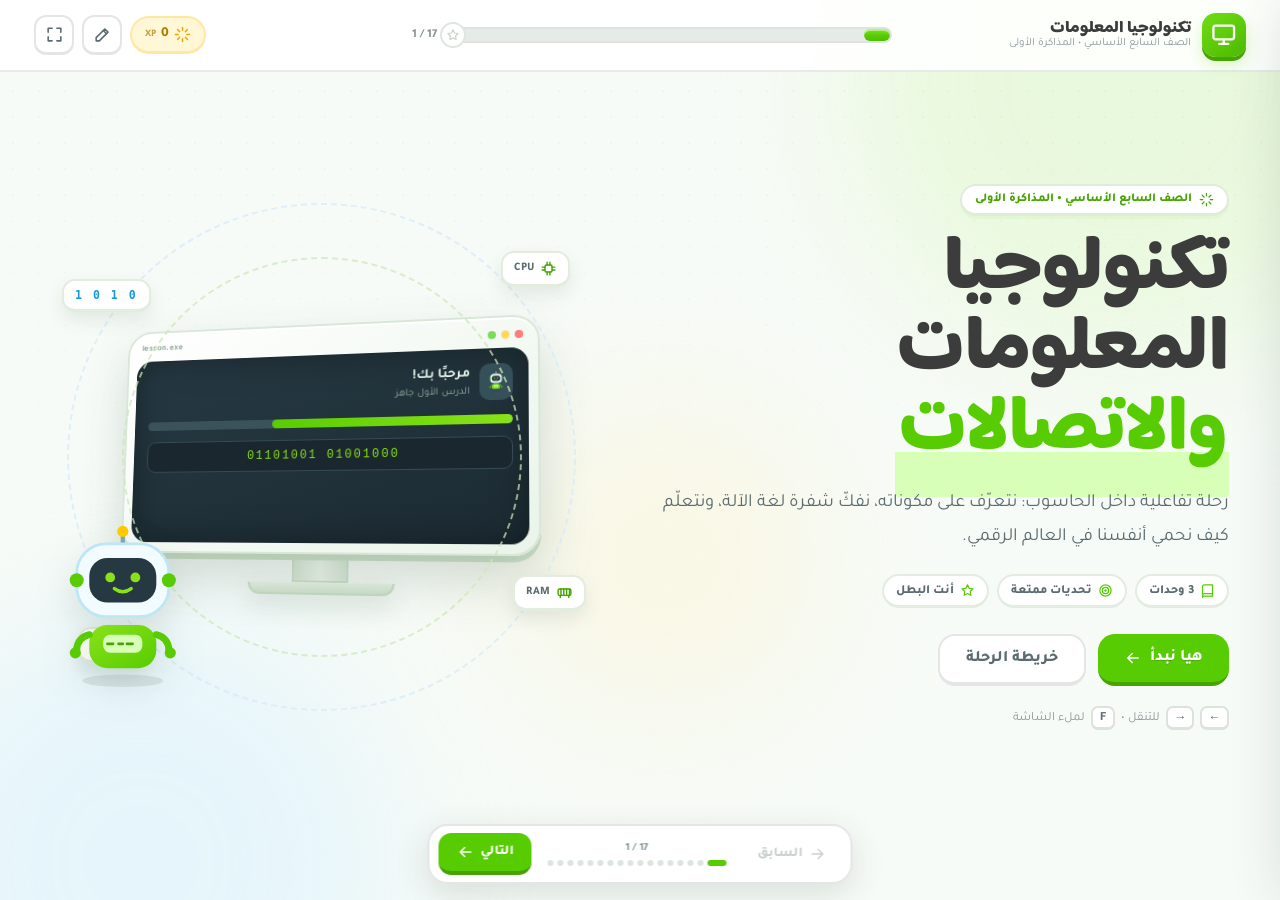
<file: old-design/index.html>
<!DOCTYPE html>
<html lang="ar" dir="rtl">
<head>
<meta charset="UTF-8">
<meta name="viewport" content="width=device-width, initial-scale=1.0">
<title>تكنولوجيا المعلومات والاتصالات — الصف السابع</title>
<link rel="preconnect" href="https://fonts.googleapis.com">
<link rel="preconnect" href="https://fonts.gstatic.com" crossorigin>
<link href="https://fonts.googleapis.com/css2?family=Baloo+Bhaijaan+2:wght@500;600;700;800&family=Tajawal:wght@400;500;700;800&display=swap" rel="stylesheet">
<link rel="stylesheet" href="styles.css">
<link rel="stylesheet" href="styles-slides.css">
<link rel="stylesheet" href="styles-extra.css">
<link rel="stylesheet" href="styles-fixes.css">
</head>
<body>

<svg class="sprite" aria-hidden="true">
  <defs>
    <linearGradient id="g-robot" x1="0" y1="0" x2="1" y2="1">
      <stop offset="0" stop-color="#89e219"/>
      <stop offset="1" stop-color="#58cc02"/>
    </linearGradient>
  </defs>
  <symbol id="i-laptop" viewBox="0 0 24 24"><rect x="4" y="5" width="16" height="10" rx="2"/><path d="M2 19h20M9 19l.5-2h5l.5 2"/></symbol>
  <symbol id="i-desktop" viewBox="0 0 24 24"><rect x="3" y="4" width="18" height="12" rx="2"/><path d="M8 20h8M12 16v4"/></symbol>
  <symbol id="i-server" viewBox="0 0 24 24"><rect x="4" y="3" width="16" height="7" rx="2"/><rect x="4" y="14" width="16" height="7" rx="2"/><path d="M8 6.5h.01M8 17.5h.01M12 6.5h5M12 17.5h5"/></symbol>
  <symbol id="i-super" viewBox="0 0 24 24"><rect x="3" y="4" width="18" height="16" rx="2"/><path d="M7 8h10M7 12h10M7 16h6"/><circle cx="17" cy="16" r="1"/></symbol>
  <symbol id="i-cpu" viewBox="0 0 24 24"><rect x="7" y="7" width="10" height="10" rx="2"/><path d="M10 3v4M14 3v4M10 17v4M14 17v4M3 10h4M3 14h4M17 10h4M17 14h4"/></symbol>
  <symbol id="i-ram" viewBox="0 0 24 24"><rect x="3" y="7" width="18" height="9" rx="2"/><path d="M7 7v9M11 7v9M15 7v9M19 7v9M6 16v3M18 16v3"/></symbol>
  <symbol id="i-rom" viewBox="0 0 24 24"><rect x="5" y="6" width="14" height="12" rx="2"/><path d="M9 10h6M9 14h4"/></symbol>
  <symbol id="i-disk" viewBox="0 0 24 24"><rect x="3" y="6" width="18" height="12" rx="3"/><circle cx="17" cy="12" r="1.5"/><path d="M7 12h6"/></symbol>
  <symbol id="i-gpu" viewBox="0 0 24 24"><rect x="3" y="7" width="18" height="10" rx="2"/><circle cx="9" cy="12" r="3"/><path d="M15 10h3M15 14h3M6 17v3"/></symbol>
  <symbol id="i-sound" viewBox="0 0 24 24"><path d="M4 10v4h4l5 4V6L8 10H4z"/><path d="M16 9a4 4 0 0 1 0 6M18.5 6.5a8 8 0 0 1 0 11"/></symbol>
  <symbol id="i-network" viewBox="0 0 24 24"><path d="M3 9a15 15 0 0 1 18 0M6.5 12.5a10 10 0 0 1 11 0M10 16a4 4 0 0 1 4 0"/><circle cx="12" cy="19" r="1"/></symbol>
  <symbol id="i-fan" viewBox="0 0 24 24"><circle cx="12" cy="12" r="8"/><path d="M12 12c2-3 5-3 5-1s-3 4-5 1zM12 12c-2 3-5 3-5 1s3-4 5-1zM12 12c-1 3 0 6 2 5s1-5-2-5z"/></symbol>
  <symbol id="i-io" viewBox="0 0 24 24"><rect x="3" y="6" width="18" height="11" rx="2"/><path d="M7 10h.01M10 10h.01M13 10h.01M16 10h.01M7 13h.01M10 13h.01M13 13h.01M16 13h.01M8 17v3M16 17v3"/></symbol>
  <symbol id="i-board" viewBox="0 0 24 24"><rect x="3" y="3" width="18" height="18" rx="3"/><rect x="7" y="7" width="4" height="4" rx="1"/><rect x="14" y="13" width="3" height="4" rx="1"/><path d="M11 9h3v4M7 14h4v3M13 9V7h4"/></symbol>
  <symbol id="i-virus" viewBox="0 0 24 24"><circle cx="12" cy="12" r="6"/><path d="M12 2v3M12 19v3M2 12h3M19 12h3M4.9 4.9l2.1 2.1M17 17l2.1 2.1M19.1 4.9L17 7M7 17l-2.1 2.1"/><circle cx="10" cy="10" r="1"/><circle cx="14" cy="14" r="1"/></symbol>
  <symbol id="i-worm" viewBox="0 0 24 24"><path d="M5 18c0-3 3-4 6-4s5-1 5-4-2-4-5-4"/><circle cx="5" cy="18" r="2"/><path d="M15 6h.01M17 8h.01M19 10h.01"/></symbol>
  <symbol id="i-trojan" viewBox="0 0 24 24"><rect x="4" y="10" width="16" height="10" rx="2"/><path d="M3 10h18M12 10v10M12 10c-2 0-5-1-5-3s3-2 5 3c2-5 5-3 5-1s-3 1-5 1"/></symbol>
  <symbol id="i-spy" viewBox="0 0 24 24"><path d="M2 12s4-6 10-6 10 6 10 6-4 6-10 6S2 12 2 12z"/><circle cx="12" cy="12" r="3"/></symbol>
  <symbol id="i-ad" viewBox="0 0 24 24"><path d="M4 10v4h4l7 4V6L8 10H4z"/><path d="M17 9a4 4 0 0 1 0 6M19 6a8 8 0 0 1 0 12"/></symbol>
  <symbol id="i-ransom" viewBox="0 0 24 24"><rect x="4" y="10" width="16" height="11" rx="2"/><path d="M8 10V7a4 4 0 0 1 8 0v3M12 14v3"/></symbol>
  <symbol id="i-shield" viewBox="0 0 24 24"><path d="M12 3l8 3v6c0 5-3.5 8-8 9-4.5-1-8-4-8-9V6l8-3z"/><path d="M9 12l2 2 4-4"/></symbol>
  <symbol id="i-firewall" viewBox="0 0 24 24"><rect x="3" y="4" width="18" height="16" rx="2"/><path d="M3 9h18M3 14h18M9 4v5M15 9v5M9 14v6M15 4v5"/></symbol>
  <symbol id="i-backup" viewBox="0 0 24 24"><path d="M4 12a8 8 0 0 1 13.7-5.7L20 8"/><path d="M20 4v4h-4M20 12a8 8 0 0 1-13.7 5.7L4 16"/><path d="M4 20v-4h4"/></symbol>
  <symbol id="i-lock" viewBox="0 0 24 24"><rect x="4" y="10" width="16" height="11" rx="2"/><path d="M8 10V7a4 4 0 0 1 8 0v3M12 14v3"/></symbol>
  <symbol id="i-check" viewBox="0 0 24 24"><path d="M4 12l5 5L20 6"/></symbol>
  <symbol id="i-x" viewBox="0 0 24 24"><path d="M6 6l12 12M18 6L6 18"/></symbol>
  <symbol id="i-arrow-left" viewBox="0 0 24 24"><path d="M19 12H5M11 6l-6 6 6 6"/></symbol>
  <symbol id="i-arrow-right" viewBox="0 0 24 24"><path d="M5 12h14M13 6l6 6-6 6"/></symbol>
  <symbol id="i-star" viewBox="0 0 24 24"><path d="M12 3l2.7 5.5 6.1.9-4.4 4.3 1 6-5.4-2.8-5.4 2.8 1-6-4.4-4.3 6.1-.9L12 3z"/></symbol>
  <symbol id="i-spark" viewBox="0 0 24 24"><path d="M12 2v4M12 18v4M2 12h4M18 12h4M5 5l3 3M16 16l3 3M19 5l-3 3M8 16l-3 3"/></symbol>
  <symbol id="i-bulb" viewBox="0 0 24 24"><path d="M9 18h6M10 21h4M8 14a6 6 0 1 1 8 0c-1 1-1.5 2-1.5 3h-5c0-1-.5-2-1.5-3z"/></symbol>
  <symbol id="i-folder" viewBox="0 0 24 24"><path d="M3 7a2 2 0 0 1 2-2h5l2 2h7a2 2 0 0 1 2 2v8a2 2 0 0 1-2 2H5a2 2 0 0 1-2-2V7z"/></symbol>
  <symbol id="i-warning" viewBox="0 0 24 24"><path d="M12 3L2 21h20L12 3z"/><path d="M12 9v5M12 17h.01"/></symbol>
  <symbol id="i-globe" viewBox="0 0 24 24"><circle cx="12" cy="12" r="9"/><path d="M3 12h18M12 3c3 3 3 15 0 18M12 3c-3 3-3 15 0 18"/></symbol>
  <symbol id="i-usb" viewBox="0 0 24 24"><rect x="8" y="3" width="8" height="6" rx="1"/><path d="M12 9v6"/><rect x="6" y="15" width="12" height="6" rx="2"/></symbol>
  <symbol id="i-mask" viewBox="0 0 24 24"><path d="M4 5c5 2 11 2 16 0v6c0 4-3.5 7-8 9-4.5-2-8-5-8-9V5z"/><path d="M8 10h.01M16 10h.01M9 14c2 1.5 4 1.5 6 0"/></symbol>
  <symbol id="i-clock" viewBox="0 0 24 24"><circle cx="12" cy="12" r="9"/><path d="M12 7v5l3 2"/></symbol>
  <symbol id="i-play" viewBox="0 0 24 24"><path d="M8 5l11 7-11 7V5z"/></symbol>
  <symbol id="i-edit" viewBox="0 0 24 24"><path d="M4 20h4L19 9l-4-4L4 16v4z"/><path d="M13 7l4 4"/></symbol>
  <symbol id="i-menu" viewBox="0 0 24 24"><path d="M4 7h16M4 12h16M4 17h16"/></symbol>
  <symbol id="i-expand" viewBox="0 0 24 24"><path d="M4 9V4h5M20 9V4h-5M4 15v5h5M20 15v5h-5"/></symbol>
  <symbol id="i-download" viewBox="0 0 24 24"><path d="M12 3v12M7 10l5 5 5-5M4 21h16"/></symbol>
  <symbol id="i-upload" viewBox="0 0 24 24"><path d="M12 21V9M7 14l5-5 5 5M4 3h16"/></symbol>
  <symbol id="i-trash" viewBox="0 0 24 24"><path d="M4 7h16M9 7V4h6v3M6 7l1 13h10l1-13M10 11v6M14 11v6"/></symbol>
  <symbol id="i-target" viewBox="0 0 24 24"><circle cx="12" cy="12" r="9"/><circle cx="12" cy="12" r="5"/><circle cx="12" cy="12" r="1"/></symbol>
  <symbol id="i-book" viewBox="0 0 24 24"><path d="M4 5a3 3 0 0 1 3-2h13v18H7a3 3 0 0 0-3 2V5z"/><path d="M4 19a3 3 0 0 1 3-2h13"/></symbol>
  <symbol id="robot" viewBox="0 0 220 240">
    <ellipse cx="110" cy="226" rx="58" ry="9" fill="#000" opacity=".08"/>
    <path d="M110 28V16" stroke="#7aa7b5" stroke-width="6" stroke-linecap="round"/>
    <circle cx="110" cy="12" r="8" fill="#ffc800"/>
    <rect x="44" y="30" width="132" height="104" rx="42" fill="#f2fbff" stroke="#bde6f7" stroke-width="4"/>
    <rect x="62" y="50" width="96" height="64" rx="26" fill="#263942"/>
    <circle cx="92" cy="78" r="7" fill="#89e219"/>
    <circle cx="128" cy="78" r="7" fill="#89e219"/>
    <path d="M98 94c8 6 16 6 24 0" stroke="#89e219" stroke-width="5" fill="none" stroke-linecap="round"/>
    <circle cx="44" cy="82" r="10" fill="#58cc02"/>
    <circle cx="176" cy="82" r="10" fill="#58cc02"/>
    <rect x="62" y="146" width="96" height="62" rx="26" fill="url(#g-robot)"/>
    <rect x="82" y="160" width="56" height="26" rx="10" fill="#d7ffb8"/>
    <path d="M88 173h8M104 173h6M116 173h8" stroke="#46a302" stroke-width="4" stroke-linecap="round"/>
    <path d="M62 160c-10 2-18 10-18 22M158 160c10 2 18 10 18 22" stroke="#58cc02" stroke-width="10" stroke-linecap="round" fill="none"/>
    <circle cx="42" cy="186" r="8" fill="#58cc02"/>
    <circle cx="178" cy="186" r="8" fill="#58cc02"/>
  </symbol>
</svg>

<div class="bg-decor" aria-hidden="true">
  <span class="blob b1"></span>
  <span class="blob b2"></span>
  <span class="blob b3"></span>
  <span class="dots"></span>
</div>

<header class="topbar">
  <div class="brand">
    <div class="brand-mark"><svg class="ico"><use href="#i-desktop"/></svg></div>
    <div class="brand-text">
      <strong>تكنولوجيا المعلومات</strong>
      <span>الصف السابع الأساسي • المذاكرة الأولى</span>
    </div>
  </div>
  <div class="progress-wrap">
    <div class="progress-track"><div class="progress-fill" id="progressFill"></div><span class="progress-star"><svg class="ico"><use href="#i-star"/></svg></span></div>
    <span class="progress-label" id="progressLabel">1 / 17</span>
  </div>
  <div class="top-actions">
    <div class="xp-pill" title="نقاط الخبرة"><svg class="ico"><use href="#i-spark"/></svg><span id="xpValue">0</span><small>XP</small></div>
    <button class="icon-btn" id="editorBtn" aria-label="لوحة التحرير" title="لوحة التحرير"><svg class="ico"><use href="#i-edit"/></svg></button>
    <button class="icon-btn" id="fullscreenBtn" aria-label="ملء الشاشة" title="ملء الشاشة"><svg class="ico"><use href="#i-expand"/></svg></button>
  </div>
</header>

<main class="deck" id="deck">

  <section class="slide slide-cover" data-title="البداية">
    <div class="slide-inner cover-grid">
      <div class="cover-copy">
        <span class="eyebrow reveal" style="--i:0"><svg class="ico"><use href="#i-spark"/></svg> الصف السابع الأساسي • المذاكرة الأولى</span>
        <h1 class="reveal" style="--i:1" data-edit="cover.title">تكنولوجيا المعلومات<br><span class="hl">والاتصالات</span></h1>
        <p class="lead reveal" style="--i:2" data-edit="cover.sub">رحلة تفاعلية داخل الحاسوب: نتعرّف على مكوناته، نفكّ شفرة لغة الآلة، ونتعلّم كيف نحمي أنفسنا في العالم الرقمي.</p>
        <div class="unit-chips reveal" style="--i:3">
          <span><svg class="ico"><use href="#i-book"/></svg> 3 وحدات</span>
          <span><svg class="ico"><use href="#i-target"/></svg> تحديات ممتعة</span>
          <span><svg class="ico"><use href="#i-star"/></svg> أنت البطل</span>
        </div>
        <div class="cover-actions reveal" style="--i:4">
          <button class="btn btn-primary btn-lg" data-goto="1">هيا نبدأ <svg class="ico"><use href="#i-arrow-left"/></svg></button>
          <button class="btn btn-ghost btn-lg" data-goto="2">خريطة الرحلة</button>
        </div>
        <p class="hint reveal" style="--i:5"><kbd>←</kbd> <kbd>→</kbd> للتنقل • <kbd>F</kbd> لملء الشاشة</p>
      </div>
      <div class="cover-art reveal" style="--i:2">
        <div class="orbit-chip oc-cpu"><svg class="ico"><use href="#i-cpu"/></svg><span>CPU</span></div>
        <div class="orbit-chip oc-ram"><svg class="ico"><use href="#i-ram"/></svg><span>RAM</span></div>
        <div class="orbit-chip oc-bin"><span>0 1 0 1</span></div>
        <div class="orbit-chip oc-shield"><svg class="ico"><use href="#i-shield"/></svg><span>آمن</span></div>
        <div class="monitor3d">
          <div class="screen3d">
            <div class="screen-top"><span class="s-dot red"></span><span class="s-dot yellow"></span><span class="s-dot green"></span><span class="s-title">lesson.exe</span></div>
            <div class="screen-body">
              <div class="screen-row">
                <span class="mini-robot"><svg class="ico"><use href="#robot"/></svg></span>
                <div><b>مرحبًا بك!</b><small>الدرس الأول جاهز</small></div>
              </div>
              <div class="mini-progress"><span></span></div>
              <div class="mini-code">01001000 01101001</div>
            </div>
          </div>
          <div class="monitor-neck"></div>
          <div class="monitor-foot"></div>
        </div>
        <svg class="mascot cover-mascot" viewBox="0 0 220 240"><use href="#robot"/></svg>
        <span class="art-ring r1"></span>
        <span class="art-ring r2"></span>
      </div>
    </div>
  </section>

  <section class="slide slide-roadmap" data-title="خريطة الرحلة">
    <div class="slide-inner">
      <header class="slide-head">
        <span class="eyebrow reveal" style="--i:0"><svg class="ico"><use href="#i-target"/></svg> خريطة الرحلة</span>
        <h2 class="reveal" style="--i:1" data-edit="road.title">ثلاث وحدات… ومغامرة واحدة</h2>
        <p class="reveal" style="--i:2" data-edit="road.sub">اضغط على أي محطة لتبدأ منها. كل محطة مليئة بالتجارب والتحديات.</p>
      </header>
      <div class="roadmap">
        <div class="road-line" aria-hidden="true"></div>
        <button class="road-stop reveal" style="--i:3;--c:#58cc02" data-goto="2">
          <span class="road-num">1</span>
          <span class="road-icon"><svg class="ico"><use href="#i-desktop"/></svg></span>
          <strong>الوحدة الأولى</strong>
          <h3>تعريف عام بالحاسوب</h3>
          <p>أنواع الحواسيب، المكوّنات، والذاكرة.</p>
          <span class="road-go">ابدأ <svg class="ico"><use href="#i-arrow-left"/></svg></span>
        </button>
        <button class="road-stop reveal" style="--i:4;--c:#1cb0f6" data-goto="5">
          <span class="road-num">2</span>
          <span class="road-icon"><svg class="ico"><use href="#i-cpu"/></svg></span>
          <strong>الوحدة الثانية</strong>
          <h3>أنظمة العدّ والتحويل</h3>
          <p>العشري، الثنائي، والتحويل بينهما.</p>
          <span class="road-go">ابدأ <svg class="ico"><use href="#i-arrow-left"/></svg></span>
        </button>
        <button class="road-stop reveal" style="--i:5;--c:#ce82ff" data-goto="11">
          <span class="road-num">3</span>
          <span class="road-icon"><svg class="ico"><use href="#i-shield"/></svg></span>
          <strong>الوحدة الثالثة</strong>
          <h3>البرامج الضارة والحماية</h3>
          <p>الأنواع، طرق الانتقال، ووسائل الحماية.</p>
          <span class="road-go">ابدأ <svg class="ico"><use href="#i-arrow-left"/></svg></span>
        </button>
      </div>
      <div class="road-stats reveal" style="--i:6">
        <span><b>17</b> شريحة</span>
        <span><b>10+</b> تجارب تفاعلية</span>
        <span><b>10</b> أسئلة اختبار</span>
        <span><b>1</b> بطل… أنت!</span>
      </div>
    </div>
  </section>

  <section class="slide slide-types" data-title="أنواع الحواسيب">
    <div class="slide-inner">
      <header class="slide-head compact">
        <span class="eyebrow reveal" style="--i:0"><svg class="ico"><use href="#i-laptop"/></svg> الوحدة الأولى</span>
        <h2 class="reveal" style="--i:1" data-edit="types.title">ليس كل حاسوب… يشبه الآخر</h2>
        <p class="reveal" style="--i:2" data-edit="types.sub">اختر نوعًا لتكتشف وظيفته، ثم جرّب أن تحلّ الموقف التالي.</p>
      </header>
      <div class="types-layout">
        <div class="type-cards reveal" style="--i:3">
          <button class="type-card tilt is-active" data-type="laptop" style="--c:#58cc02">
            <span class="type-icon"><svg class="ico"><use href="#i-laptop"/></svg></span>
            <strong>الحاسوب المحمول</strong>
            <small>Laptop</small>
            <span class="type-badge">متنقّل</span>
          </button>
          <button class="type-card tilt" data-type="desktop" style="--c:#1cb0f6">
            <span class="type-icon"><svg class="ico"><use href="#i-desktop"/></svg></span>
            <strong>الحاسوب الثابت</strong>
            <small>Desktop</small>
            <span class="type-badge">منزلي / مكتبي</span>
          </button>
          <button class="type-card tilt" data-type="server" style="--c:#ce82ff">
            <span class="type-icon"><svg class="ico"><use href="#i-server"/></svg></span>
            <strong>الحاسوب الخادم</strong>
            <small>Server</small>
            <span class="type-badge">يخدم الجميع</span>
          </button>
          <button class="type-card tilt" data-type="super" style="--c:#ff9600">
            <span class="type-icon"><svg class="ico"><use href="#i-super"/></svg></span>
            <strong>الحواسب الضخمة</strong>
            <small>Super Computers</small>
            <span class="type-badge">قوة خارقة</span>
          </button>
        </div>
        <aside class="type-detail card reveal" style="--i:4">
          <div class="type-detail-icon" id="typeDetailIcon"><svg class="ico"><use href="#i-laptop"/></svg></div>
          <span class="type-en" id="typeEn">Laptop</span>
          <h3 id="typeName">الحاسوب المحمول</h3>
          <p id="typeDesc">حاسوب صغير الحجم يمكن حمله بسهولة، وتكون الشاشة ولوحة المفاتيح مدمجتين فيه.</p>
          <ul class="check-list" id="typePoints"></ul>
          <div class="type-use" id="typeUse"><svg class="ico"><use href="#i-bulb"/></svg><span>مناسب للطلاب والتنقل بين المنزل والمدرسة.</span></div>
        </aside>
      </div>
      <div class="mission-card card reveal" style="--i:5">
        <div class="mission-copy">
          <span class="chip"><svg class="ico"><use href="#i-target"/></svg> مهمة سريعة</span>
          <h3 data-edit="types.mission.title">أي حاسوب يناسب هذا الموقف؟</h3>
          <p id="missionText">تحتاج شركة إلى جهاز واحد يخدم موظفيها العشرين في الوقت نفسه، ويحفظ الملفات المشتركة بينهم.</p>
        </div>
        <div class="mission-side">
          <div class="mission-choices" id="missionChoices"></div>
          <div class="feedback" id="missionFeedback" aria-live="polite"></div>
          <button class="btn btn-ghost btn-sm" id="missionNext">سيناريو آخر <svg class="ico"><use href="#i-arrow-left"/></svg></button>
        </div>
      </div>
    </div>
  </section>

  <section class="slide slide-components" data-title="مكونات الحاسوب">
    <div class="slide-inner">
      <header class="slide-head compact">
        <span class="eyebrow reveal" style="--i:0"><svg class="ico"><use href="#i-board"/></svg> الوحدة الأولى</span>
        <h2 class="reveal" style="--i:1" data-edit="comp.title">افتح صندوق الحاسوب… واستكشف</h2>
        <p class="reveal" style="--i:2" data-edit="comp.sub">اضغط على أي قطعة داخل اللوحة الأم لتعرف وظيفتها. هل تجرؤ على وضع التحدي؟</p>
      </header>
      <div class="comp-layout">
        <div class="board-wrap reveal" style="--i:3">
          <div class="motherboard" id="motherboard">
            <svg class="board-traces" viewBox="0 0 100 62" preserveAspectRatio="none" aria-hidden="true">
              <path d="M22 16h20v10h30V16h18M13 36h18v10h32v8h20M32 46V36M65 12v10M83 20v14M50 29v-7M50 47v10"/>
              <path d="M6 22h10M90 42h6M6 52h18M72 54h20" opacity=".55"/>
              <circle cx="22" cy="16" r="1.2"/><circle cx="65" cy="12" r="1.2"/><circle cx="83" cy="20" r="1.2"/><circle cx="13" cy="36" r="1.2"/><circle cx="63" cy="54" r="1.2"/>
            </svg>
            <button class="hotspot" data-comp="cpu" style="left:22%;top:26%"><span class="hs-ico"><svg class="ico"><use href="#i-cpu"/></svg></span><span class="hs-label">المعالج</span></button>
            <button class="hotspot" data-comp="fan" style="left:40%;top:19%"><span class="hs-ico"><svg class="ico"><use href="#i-fan"/></svg></span><span class="hs-label">المروحة</span></button>
            <button class="hotspot" data-comp="ram" style="left:65%;top:19%"><span class="hs-ico"><svg class="ico"><use href="#i-ram"/></svg></span><span class="hs-label">RAM</span></button>
            <button class="hotspot" data-comp="rom" style="left:84%;top:33%"><span class="hs-ico"><svg class="ico"><use href="#i-rom"/></svg></span><span class="hs-label">ROM</span></button>
            <button class="hotspot" data-comp="gpu" style="left:13%;top:57%"><span class="hs-ico"><svg class="ico"><use href="#i-gpu"/></svg></span><span class="hs-label">بطاقة الشاشة</span></button>
            <button class="hotspot" data-comp="hdd" style="left:32%;top:74%"><span class="hs-ico"><svg class="ico"><use href="#i-disk"/></svg></span><span class="hs-label">القرص الصلب</span></button>
            <button class="hotspot" data-comp="sound" style="left:64%;top:74%"><span class="hs-ico"><svg class="ico"><use href="#i-sound"/></svg></span><span class="hs-label">بطاقة الصوت</span></button>
            <button class="hotspot" data-comp="network" style="left:87%;top:57%"><span class="hs-ico"><svg class="ico"><use href="#i-network"/></svg></span><span class="hs-label">بطاقة الشبكة</span></button>
            <button class="hotspot" data-comp="io" style="left:50%;top:90%"><span class="hs-ico"><svg class="ico"><use href="#i-io"/></svg></span><span class="hs-label">الإدخال / الإخراج</span></button>
            <button class="hotspot hs-board" data-comp="motherboard" style="left:50%;top:46%"><span class="hs-ico"><svg class="ico"><use href="#i-board"/></svg></span><span class="hs-label">اللوحة الأم</span></button>
          </div>
          <p class="board-hint"><svg class="ico"><use href="#i-bulb"/></svg> كل القطع تتصل باللوحة الأم… وهي التي تربط بينها.</p>
        </div>
        <aside class="comp-detail card reveal" style="--i:4">
          <div class="comp-head">
            <span class="comp-icon" id="compIcon"><svg class="ico"><use href="#i-cpu"/></svg></span>
            <div><span class="comp-en" id="compEn">CPU</span><h3 id="compName">المعالج</h3></div>
          </div>
          <p class="comp-desc" id="compDesc">عقل الحاسوب الذي ينفّذ الأوامر.</p>
          <ul class="check-list" id="compPoints"></ul>
          <div class="comp-watermark" aria-hidden="true"><svg class="ico"><use href="#i-board"/></svg></div>
          <div class="challenge-box">
            <button class="btn btn-blue btn-sm" id="challengeBtn"><svg class="ico"><use href="#i-target"/></svg> وضع التحدي</button>
            <div class="challenge-panel" id="challengePanel" hidden>
              <span class="challenge-progress" id="challengeProgress">1 / 5</span>
              <p id="challengePrompt">أين تُنفَّذ العمليات الحسابية والمنطقية؟</p>
              <div class="feedback" id="challengeFeedback" aria-live="polite"></div>
            </div>
          </div>
        </aside>
      </div>
    </div>
  </section>

  <section class="slide slide-memory" data-title="لعبة الذاكرة">
    <div class="slide-inner">
      <header class="slide-head compact">
        <span class="eyebrow reveal" style="--i:0"><svg class="ico"><use href="#i-ram"/></svg> تحدي الذاكرة</span>
        <h2 class="reveal" style="--i:1" data-edit="mem.title">إلى أي ذاكرة تنتمي؟</h2>
        <p class="reveal" style="--i:2" data-edit="mem.sub">اختر بطاقة، ثم اضغط على الصندوق الصحيح. هل تنجح في ترتيب البطاقات الست؟</p>
      </header>
      <div class="memory-game">
        <div class="chip-pool card reveal" style="--i:3">
          <div class="pool-head"><strong>البطاقات</strong><span class="game-score" id="memoryScore">0 / 6</span></div>
          <div class="chip-pool-items" id="chipPool"></div>
        </div>
        <div class="bins reveal" style="--i:4">
          <div class="bin" data-bin="ram" tabindex="0" role="button" aria-label="الذاكرة المؤقتة RAM">
            <div class="bin-head"><span class="bin-ico" style="--c:#1cb0f6"><svg class="ico"><use href="#i-ram"/></svg></span><div><strong>RAM</strong><small>الذاكرة المؤقتة</small></div></div>
            <p>تحفظ البرامج المفتوحة حاليًا… وتفقد محتواها بانقطاع الكهرباء.</p>
            <div class="bin-items"></div>
          </div>
          <div class="bin" data-bin="rom" tabindex="0" role="button" aria-label="الذاكرة الدائمة ROM">
            <div class="bin-head"><span class="bin-ico" style="--c:#ffc800"><svg class="ico"><use href="#i-rom"/></svg></span><div><strong>ROM</strong><small>الذاكرة الدائمة</small></div></div>
            <p>تحتوي معلومات بدء التشغيل، وقابلة للقراءة فقط.</p>
            <div class="bin-items"></div>
          </div>
          <div class="bin" data-bin="hdd" tabindex="0" role="button" aria-label="القرص الصلب Hard Disk">
            <div class="bin-head"><span class="bin-ico" style="--c:#58cc02"><svg class="ico"><use href="#i-disk"/></svg></span><div><strong>Hard Disk</strong><small>القرص الصلب</small></div></div>
            <p>يخزّن الملفات والبرامج ويحتفظ بها بعد إيقاف التشغيل.</p>
            <div class="bin-items"></div>
          </div>
        </div>
        <div class="game-bar reveal" style="--i:5">
          <div class="feedback" id="memoryFeedback" aria-live="polite">اختر بطاقة من الأعلى للبدء.</div>
          <button class="btn btn-ghost btn-sm" id="memoryReset"><svg class="ico"><use href="#i-backup"/></svg> إعادة اللعبة</button>
        </div>
      </div>
    </div>
  </section>

  <section class="slide slide-decimal" data-title="النظام العشري">
    <div class="slide-inner">
      <header class="slide-head compact">
        <span class="eyebrow reveal" style="--i:0"><svg class="ico"><use href="#i-cpu"/></svg> الوحدة الثانية</span>
        <h2 class="reveal" style="--i:1" data-edit="dec.title">نظام العدّ… والأساس 10</h2>
        <p class="reveal" style="--i:2" data-edit="dec.sub">نظام العدّ طريقة لتمثيل الأعداد باستخدام رموز محددة وأساس معين. جرّب عددًا وشاهد قيمته تتوزّع على المنازل.</p>
      </header>
      <div class="decimal-layout">
        <div class="dec-input-card card reveal" style="--i:3">
          <span class="mini-label">جرّب عددًا من 0 إلى 999</span>
          <div class="stepper">
            <button class="step-btn" id="decMinus" aria-label="إنقاص">−</button>
            <input id="decInput" type="number" min="0" max="999" value="134" aria-label="أدخل عددًا">
            <button class="step-btn" id="decPlus" aria-label="زيادة">+</button>
          </div>
          <div class="preset-row">
            <button class="preset" data-dec="134">134</button>
            <button class="preset" data-dec="254">254</button>
            <button class="preset" data-dec="85">85</button>
            <button class="preset" data-dec="7">7</button>
          </div>
          <div class="base-badge"><span>الأساس</span><strong>10</strong><span>الرموز: من 0 إلى 9</span></div>
        </div>
        <div class="dec-display card reveal" style="--i:4">
          <div class="dec-digits" id="decDigits"></div>
          <div class="dec-expansion" id="decExpansion"></div>
        </div>
      </div>
      <div class="note-strip reveal" style="--i:5"><svg class="ico"><use href="#i-bulb"/></svg><span data-edit="dec.note">سبب التسمية: لأنه يعتمد على عشرة رموز فقط (0 إلى 9). كل منزلة تساوي 10 أضعاف التي على يمينها.</span></div>
      <div class="symbols-strip reveal" style="--i:6">
        <span class="ss-label">رموز النظام العشري</span>
        <div class="ss-digits" dir="ltr"><span>0</span><span>1</span><span>2</span><span>3</span><span>4</span><span>5</span><span>6</span><span>7</span><span>8</span><span>9</span></div>
        <span class="ss-note">عشرة رموز… لا أكثر!</span>
      </div>
    </div>
  </section>

  <section class="slide slide-binary" data-title="النظام الثنائي">
    <div class="slide-inner">
      <header class="slide-head compact">
        <span class="eyebrow reveal" style="--i:0"><svg class="ico"><use href="#i-spark"/></svg> مختبر الثنائي</span>
        <h2 class="reveal" style="--i:1" data-edit="bin.title">الحاسوب يفهم… تشغيل أو إيقاف</h2>
        <p class="reveal" style="--i:2" data-edit="bin.sub">كل مفتاح يمثّل بتًا: 1 يعني تشغيلًا، و0 يعني إيقافًا. جرّب أن تصنع العدد المطلوب!</p>
      </header>
      <div class="binary-layout">
        <div class="switch-lab card reveal" style="--i:3">
          <div class="lab-head">
            <div><span class="mini-label">الهدف الحالي</span><strong class="target-num" id="binTarget">13</strong></div>
            <div class="lab-readout"><span id="binReadout">00000000</span><sub>2</sub><span class="eq">=</span><strong id="binValue">0</strong><sub>10</sub></div>
          </div>
          <div class="switches" id="bitSwitches" dir="ltr"></div>
          <div class="lab-actions">
            <button class="btn btn-ghost btn-sm" id="binZero"><svg class="ico"><use href="#i-backup"/></svg> تصفير</button>
            <button class="btn btn-blue btn-sm" id="binNewTarget"><svg class="ico"><use href="#i-target"/></svg> هدف جديد</button>
            <span class="feedback inline" id="binFeedback" aria-live="polite"></span>
          </div>
        </div>
        <aside class="concept-stack reveal" style="--i:4">
          <div class="concept card onoff">
            <div class="onoff-demo"><span class="lamp off"></span><span class="lamp on"></span></div>
            <div><strong>0 = إشارة منخفضة</strong><small>Off — إيقاف</small><strong>1 = إشارة مرتفعة</strong><small>On — تشغيل</small></div>
          </div>
          <div class="concept card">
            <span class="concept-ico" style="--c:#1cb0f6"><svg class="ico"><use href="#i-io"/></svg></span>
            <div><strong>البت والبايت</strong><p data-edit="bin.bitnote">البت هو الوحدة الأساسية وقيمته 0 أو 1. البايت = 8 بتات.</p></div>
          </div>
          <div class="concept card">
            <span class="concept-ico" style="--c:#ffc800"><svg class="ico"><use href="#i-bulb"/></svg></span>
            <div><strong>لماذا الثنائي؟</strong><p data-edit="bin.why">لأن الحاسوب لا يفهم إلا حالتين: تشغيل وإيقاف. لذلك تُمثَّل الأرقام والنصوص والصور والأصوات بسلسلة من 0 و1.</p></div>
          </div>
        </aside>
      </div>
      <div class="byte-strip reveal" style="--i:5">
        <div><strong>بايت واحد = 8 بتات</strong><span>كل مفتاح في الأعلى هو بت… وثمانية مفاتيح تصنع بايتًا.</span></div>
        <div class="byte-bits" dir="ltr"><span>1</span><span>0</span><span>1</span><span>1</span><span>0</span><span>1</span><span>0</span><span>1</span></div>
      </div>
    </div>
  </section>

  <section class="slide slide-bin2dec" data-title="من الثنائي إلى العشري">
    <div class="slide-inner">
      <header class="slide-head compact">
        <span class="eyebrow reveal" style="--i:0"><svg class="ico"><use href="#i-arrow-left"/></svg> التحويل 1</span>
        <h2 class="reveal" style="--i:1" data-edit="b2d.title">من الثنائي إلى العشري</h2>
        <p class="reveal" style="--i:2" data-edit="b2d.sub">اضرب كل رقم في 2 مرفوعة لقوة موقعه، ثم اجمع النواتج. جرّب بنفسك!</p>
      </header>
      <div class="convert-layout">
        <div class="converter card reveal" style="--i:3">
          <div class="conv-input-row">
            <label for="binToDecInput">العدد الثنائي</label>
            <div class="conv-input-wrap"><input id="binToDecInput" value="110" inputmode="numeric" autocomplete="off" spellcheck="false"><sub>2</sub></div>
            <button class="btn btn-primary btn-sm" id="binToDecBtn">حوّل</button>
          </div>
          <div class="preset-row">
            <button class="preset" data-b2d="110">110</button>
            <button class="preset" data-b2d="1010101">1010101</button>
            <button class="preset" data-b2d="1001">1001</button>
            <button class="preset" data-b2d="1111">1111</button>
          </div>
          <div class="conv-error" id="binToDecError" aria-live="polite"></div>
          <div class="steps-table" id="binToDecSteps"></div>
          <div class="result-bubble" id="binToDecResult"></div>
        </div>
        <aside class="method-card card reveal" style="--i:4">
          <h3><svg class="ico"><use href="#i-book"/></svg> الطريقة بثلاث خطوات</h3>
          <ol class="method-steps">
            <li><span>1</span><div><strong>حدّد المواقع</strong><p>ابدأ من يمين العدد: الموقع 0 ثم 1 ثم 2…</p></div></li>
            <li><span>2</span><div><strong>اضرب في الوزن</strong><p>كل رقم × 2<sup>الموقع</sup>.</p></div></li>
            <li><span>3</span><div><strong>اجمع</strong><p>اجمع كل النواتج لتحصل على العدد العشري.</p></div></li>
          </ol>
          <div class="method-tip"><svg class="ico"><use href="#i-bulb"/></svg><span data-edit="b2d.tip">مثال: (110)₂ = 1×4 + 1×2 + 0×1 = 6</span></div>
          <svg class="mascot mini-mascot" viewBox="0 0 220 240"><use href="#robot"/></svg>
        </aside>
      </div>
    </div>
  </section>

  <section class="slide slide-dec2bin" data-title="من العشري إلى الثنائي">
    <div class="slide-inner">
      <header class="slide-head compact">
        <span class="eyebrow reveal" style="--i:0"><svg class="ico"><use href="#i-arrow-right"/></svg> التحويل 2</span>
        <h2 class="reveal" style="--i:1" data-edit="d2b.title">من العشري إلى الثنائي… بالقسمة</h2>
        <p class="reveal" style="--i:2" data-edit="d2b.sub">نقسم على 2 مرارًا ونسجّل البواقي، ثم نقرأها من الأسفل إلى الأعلى. تابع الخطوات!</p>
      </header>
      <div class="ladder-layout">
        <div class="ladder-card card reveal" style="--i:3">
          <div class="ladder-head">
            <div class="ladder-input">
              <label for="decToBinInput">العدد العشري</label>
              <input id="decToBinInput" type="number" min="0" max="255" value="254">
              <button class="btn btn-primary btn-sm" id="ladderStart">ابدأ</button>
            </div>
            <div class="preset-row">
              <button class="preset" data-d2b="254">254</button>
              <button class="preset" data-d2b="13">13</button>
              <button class="preset" data-d2b="85">85</button>
              <button class="preset" data-d2b="100">100</button>
            </div>
          </div>
          <div class="ladder-table" id="ladderTable"></div>
          <div class="ladder-footer">
            <button class="btn btn-blue btn-sm" id="ladderNext">الخطوة التالية <svg class="ico"><use href="#i-arrow-left"/></svg></button>
            <div class="ladder-result" id="ladderResult"></div>
          </div>
        </div>
        <aside class="ladder-method card reveal" style="--i:4">
          <h3><svg class="ico"><use href="#i-book"/></svg> تذكّر القاعدة</h3>
          <div class="division-demo">
            <div class="div-box"><span>القسمة</span><strong>254 ÷ 2</strong></div>
            <div class="div-arrow"><svg class="ico"><use href="#i-arrow-left"/></svg></div>
            <div class="div-box"><span>الناتج</span><strong>127</strong></div>
            <div class="div-box rem"><span>الباقي</span><strong>0</strong></div>
          </div>
          <p data-edit="d2b.note">نكرّر القسمة حتى يصبح الناتج صفرًا، ثم نقرأ البواقي من <b>الأسفل إلى الأعلى</b>.</p>
          <div class="read-up"><span>نقرأ</span><svg class="ico"><use href="#i-upload"/></svg><strong>من الأسفل إلى الأعلى</strong></div>
          <svg class="mascot mini-mascot" viewBox="0 0 220 240"><use href="#robot"/></svg>
        </aside>
      </div>
    </div>
  </section>

  <section class="slide slide-table" data-title="جدول التحويل">
    <div class="slide-inner">
      <header class="slide-head compact">
        <span class="eyebrow reveal" style="--i:0"><svg class="ico"><use href="#i-book"/></svg> مرجع سريع</span>
        <h2 class="reveal" style="--i:1" data-edit="table.title">جدول التحويل الجاهز (من 0 إلى 16)</h2>
        <p class="reveal" style="--i:2" data-edit="table.sub">احفظ الجدول… أو اختبر ذاكرتك بإخفاء عمود الثنائي والنقر على الخلايا لكشفها.</p>
      </header>
      <div class="table-layout">
        <div class="table-card card reveal" style="--i:3">
          <div class="table-tools">
            <span class="table-count">17 قيمة</span>
            <button class="btn btn-ghost btn-sm" id="tableToggle"><svg class="ico"><use href="#i-spy"/></svg> اختبرني: أخفِ الثنائي</button>
          </div>
          <div class="conv-table-wrap">
            <table class="conv-table">
              <thead><tr><th>العشري</th><th>الثنائي</th><th>العشري</th><th>الثنائي</th></tr></thead>
              <tbody id="convTableBody"></tbody>
            </table>
          </div>
        </div>
        <aside class="table-note card reveal" style="--i:4">
          <h3><svg class="ico"><use href="#i-bulb"/></svg> لاحظ النمط</h3>
          <p data-edit="table.note">كل زيادة بمقدار 1 في العدد العشري قد تغيّر أكثر من بت واحد. لاحظ كيف تنتقل البتات من اليمين إلى اليسار.</p>
          <div class="pattern-demo">
            <span>0</span><span>1</span><span>10</span><span>11</span><span>100</span>
          </div>
          <p class="small-note">16 = 10000₂ لأنها أول قوة للعدد 2 بعد 8 (أي 2⁴ = 16).</p>
          <button class="btn btn-primary btn-sm" data-goto="15">جرّب الاختبار الكامل <svg class="ico"><use href="#i-arrow-left"/></svg></button>
        </aside>
      </div>
    </div>
  </section>

  <section class="slide slide-systems" data-title="أنظمة عد أخرى">
    <div class="slide-inner">
      <header class="slide-head compact">
        <span class="eyebrow reveal" style="--i:0"><svg class="ico"><use href="#i-globe"/></svg> أنظمة أخرى</span>
        <h2 class="reveal" style="--i:1" data-edit="sys.title">الثماني والستة عشري</h2>
        <p class="reveal" style="--i:2" data-edit="sys.sub">غيّر الأساس… تتغيّر الرموز المسموحة. جرّب تحدي الرموز في كل نظام.</p>
      </header>
      <div class="systems-grid">
        <div class="system-card card reveal" style="--i:3;--c:#ff9600">
          <div class="system-head">
            <span class="system-ico"><svg class="ico"><use href="#i-cpu"/></svg></span>
            <div><span class="system-en">Octal</span><h3>النظام الثماني</h3></div>
            <span class="base-pill">الأساس 8</span>
          </div>
          <p data-edit="sys.octal">يستخدم ثمانية رموز فقط: من 0 إلى 7.</p>
          <div class="digit-chips" dir="ltr">
            <span>0</span><span>1</span><span>2</span><span>3</span><span>4</span><span>5</span><span>6</span><span>7</span>
          </div>
          <div class="quick-quiz" data-qq>
            <p>أي رمز لا يمكن استخدامه في النظام الثماني؟</p>
            <div class="qq-options">
              <button data-correct="false">7</button>
              <button data-correct="true">8</button>
              <button data-correct="false">0</button>
              <button data-correct="false">5</button>
            </div>
            <div class="qq-feedback"></div>
          </div>
        </div>
        <div class="system-card card reveal" style="--i:4;--c:#ce82ff">
          <div class="system-head">
            <span class="system-ico"><svg class="ico"><use href="#i-spark"/></svg></span>
            <div><span class="system-en">Hexadecimal</span><h3>النظام الستة عشري</h3></div>
            <span class="base-pill">الأساس 16</span>
          </div>
          <p data-edit="sys.hex">يستخدم الرموز من 0 إلى 9 ثم الحروف <span dir="ltr">A, B, C, D, E, F</span>.</p>
          <div class="digit-chips hex" dir="ltr">
            <span>0</span><span>1</span><span>2</span><span>3</span><span>4</span><span>5</span><span>6</span><span>7</span><span>8</span><span>9</span><span>A</span><span>B</span><span>C</span><span>D</span><span>E</span><span>F</span>
          </div>
          <div class="quick-quiz" data-qq>
            <p>أي رمز لا يمكن استخدامه في النظام الستة عشري؟</p>
            <div class="qq-options">
              <button data-correct="false">A</button>
              <button data-correct="false">F</button>
              <button data-correct="true">G</button>
              <button data-correct="false">9</button>
            </div>
            <div class="qq-feedback"></div>
          </div>
        </div>
      </div>
      <div class="base-compare reveal" style="--i:5">
        <span class="bc-item" style="--c:#58cc02"><b>10</b> عشري</span>
        <span class="bc-item" style="--c:#1cb0f6"><b>2</b> ثنائي</span>
        <span class="bc-item" style="--c:#ff9600"><b>8</b> ثماني</span>
        <span class="bc-item" style="--c:#ce82ff"><b>16</b> ستة عشري</span>
        <span class="bc-note">كلما كبر الأساس… احتجنا رموزًا أكثر.</span>
      </div>
    </div>
  </section>

  <section class="slide slide-malware" data-title="البرامج الضارة">
    <div class="slide-inner">
      <header class="slide-head compact">
        <span class="eyebrow reveal" style="--i:0"><svg class="ico"><use href="#i-warning"/></svg> الوحدة الثالثة</span>
        <h2 class="reveal" style="--i:1" data-edit="mw.title">برامج تُصمَّم لِتُضرّ… فاعرفها</h2>
        <p class="reveal" style="--i:2" data-edit="mw.sub">البرامج الضارة برامج حاسوبية تُصمم بهدف التخريب أو التجسس أو الاختراق أو إلحاق الضرر. اقلب كل بطاقة لتكتشف سلوكها.</p>
      </header>
      <div class="malware-grid">
        <button class="malware-card reveal" style="--i:3" data-flip aria-label="الفيروس">
          <span class="mc-inner">
            <span class="mc-face mc-front" style="--c:#ff4b4b">
              <span class="mc-ico"><svg class="ico"><use href="#i-virus"/></svg></span>
              <strong>الفيروس</strong><span class="mc-en">Virus</span>
              <span class="danger"><i></i><i></i><i></i><i></i></span>
              <span class="flip-hint">اضغط للقلب</span>
            </span>
            <span class="mc-face mc-back">
              <strong>Virus</strong>
              <p>برنامج ضار مرتبط بملف ما، هدفه التخريب وله قدرة تدميرية.</p>
              <span class="mc-tag">مرتبط بملف مضيف</span>
            </span>
          </span>
        </button>
        <button class="malware-card reveal" style="--i:4" data-flip aria-label="الدودة">
          <span class="mc-inner">
            <span class="mc-face mc-front" style="--c:#ff9600">
              <span class="mc-ico"><svg class="ico"><use href="#i-worm"/></svg></span>
              <strong>الدودة</strong><span class="mc-en">Worm</span>
              <span class="danger"><i></i><i></i><i></i><i></i></span>
              <span class="flip-hint">اضغط للقلب</span>
            </span>
            <span class="mc-face mc-back">
              <strong>Worm</strong>
              <p>تنتشر ذاتيًا عبر الشبكات، ولا تحتاج ملفًا مضيفًا، وسريعة الانتشار.</p>
              <span class="mc-tag">تنتشر ذاتيًا</span>
            </span>
          </span>
        </button>
        <button class="malware-card reveal" style="--i:5" data-flip aria-label="حصان طروادة">
          <span class="mc-inner">
            <span class="mc-face mc-front" style="--c:#ce82ff">
              <span class="mc-ico"><svg class="ico"><use href="#i-trojan"/></svg></span>
              <strong>حصان طروادة</strong><span class="mc-en">Trojan Horse</span>
              <span class="danger"><i></i><i></i><i></i></span>
              <span class="flip-hint">اضغط للقلب</span>
            </span>
            <span class="mc-face mc-back">
              <strong>Trojan Horse</strong>
              <p>يتنكّر كبرنامج نافع، وهدفه التجسس أو السيطرة أو إلحاق الضرر.</p>
              <span class="mc-tag">يتنكّر كبرنامج نافع</span>
            </span>
          </span>
        </button>
        <button class="malware-card reveal" style="--i:6" data-flip aria-label="برامج التجسس">
          <span class="mc-inner">
            <span class="mc-face mc-front" style="--c:#1cb0f6">
              <span class="mc-ico"><svg class="ico"><use href="#i-spy"/></svg></span>
              <strong>برامج التجسس</strong><span class="mc-en">Spyware</span>
              <span class="danger"><i></i><i></i><i></i><i></i></span>
              <span class="flip-hint">اضغط للقلب</span>
            </span>
            <span class="mc-face mc-back">
              <strong>Spyware</strong>
              <p>تراقب المستخدم وتسرق البيانات والأرقام السرية. ومن أمثلتها Keylogger الذي يسجّل ضغطات المفاتيح.</p>
              <span class="mc-tag">Keylogger</span>
            </span>
          </span>
        </button>
        <button class="malware-card reveal" style="--i:7" data-flip aria-label="برامج الدعاية">
          <span class="mc-inner">
            <span class="mc-face mc-front" style="--c:#ffc800">
              <span class="mc-ico"><svg class="ico"><use href="#i-ad"/></svg></span>
              <strong>برامج الدعاية</strong><span class="mc-en">Adware</span>
              <span class="danger"><i></i><i></i></span>
              <span class="flip-hint">اضغط للقلب</span>
            </span>
            <span class="mc-face mc-back">
              <strong>Adware</strong>
              <p>تعرض إعلانات مزعجة، وتنتشر غالبًا مع البرامج المجانية أو التحميلات غير الموثوقة.</p>
              <span class="mc-tag">إعلانات مزعجة</span>
            </span>
          </span>
        </button>
        <button class="malware-card reveal" style="--i:8" data-flip aria-label="برامج الفدية">
          <span class="mc-inner">
            <span class="mc-face mc-front" style="--c:#ff4b4b">
              <span class="mc-ico"><svg class="ico"><use href="#i-ransom"/></svg></span>
              <strong>برامج الفدية</strong><span class="mc-en">Ransomware</span>
              <span class="danger"><i></i><i></i><i></i><i></i></span>
              <span class="flip-hint">اضغط للقلب</span>
            </span>
            <span class="mc-face mc-back">
              <strong>Ransomware</strong>
              <p>نوع مستقل يشفّر ملفات الضحية ويطلب فدية مالية لفك التشفير، وغالبًا ينتقل عبر طروادة أو ثغرة.</p>
              <span class="mc-tag">تشفير + فدية</span>
            </span>
          </span>
        </button>
      </div>
      <div class="note-strip danger-note reveal" style="--i:9"><svg class="ico"><use href="#i-spy"/></svg><span data-edit="mw.note">تذكّر: <b>Keylogger</b> نوع من برامج التجسس يسجّل كل ما تكتبه… بما في ذلك كلمات المرور.</span></div>
    </div>
  </section>

  <section class="slide slide-routes" data-title="طرق انتقال العدوى">
    <div class="slide-inner">
      <header class="slide-head compact">
        <span class="eyebrow reveal" style="--i:0"><svg class="ico"><use href="#i-network"/></svg> كيف تنتقل؟</span>
        <h2 class="reveal" style="--i:1" data-edit="routes.title">أربعة طرق… وعدوّ واحد</h2>
        <p class="reveal" style="--i:2" data-edit="routes.sub">اضغط على أي مسار حول الحاسوب لتعرف كيف تتسلل البرامج الضارة إليه.</p>
      </header>
      <div class="routes-layout">
        <div class="routes-stage reveal" style="--i:3">
          <svg class="routes-svg" viewBox="0 0 600 400" preserveAspectRatio="none" aria-hidden="true">
            <g class="route-line" data-route="internet">
              <path id="p-internet" d="M300 200 C220 160 150 90 72 40"/>
              <circle class="packet" r="5"><animateMotion dur="2.4s" repeatCount="indefinite"><mpath href="#p-internet"/></animateMotion></circle>
            </g>
            <g class="route-line" data-route="media">
              <path id="p-media" d="M300 200 C220 240 150 310 72 360"/>
              <circle class="packet" r="5"><animateMotion dur="2.4s" repeatCount="indefinite"><mpath href="#p-media"/></animateMotion></circle>
            </g>
            <g class="route-line" data-route="vuln">
              <path id="p-vuln" d="M300 200 C380 160 450 90 528 40"/>
              <circle class="packet" r="5"><animateMotion dur="2.4s" repeatCount="indefinite"><mpath href="#p-vuln"/></animateMotion></circle>
            </g>
            <g class="route-line" data-route="social">
              <path id="p-social" d="M300 200 C380 240 450 310 528 360"/>
              <circle class="packet" r="5"><animateMotion dur="2.4s" repeatCount="indefinite"><mpath href="#p-social"/></animateMotion></circle>
            </g>
          </svg>
          <button class="route-node rn-internet" data-route="internet"><span class="rn-ico"><svg class="ico"><use href="#i-globe"/></svg></span><span>الإنترنت</span></button>
          <button class="route-node rn-media" data-route="media"><span class="rn-ico"><svg class="ico"><use href="#i-usb"/></svg></span><span>وسائط التخزين</span></button>
          <button class="route-node rn-vuln" data-route="vuln"><span class="rn-ico"><svg class="ico"><use href="#i-warning"/></svg></span><span>الثغرات</span></button>
          <button class="route-node rn-social" data-route="social"><span class="rn-ico"><svg class="ico"><use href="#i-mask"/></svg></span><span>الهندسة الاجتماعية</span></button>
          <div class="route-core"><svg class="ico"><use href="#i-desktop"/></svg><span>حاسوبك</span></div>
        </div>
        <aside class="route-detail card reveal" style="--i:4">
          <span class="route-detail-ico" id="routeIcon"><svg class="ico"><use href="#i-globe"/></svg></span>
          <h3 id="routeTitle">عبر الشبكة والإنترنت</h3>
          <ul class="check-list" id="routeExamples"></ul>
          <div class="route-tip" id="routeTip"><svg class="ico"><use href="#i-shield"/></svg><span>لا تفتح الروابط المجهولة حتى لو جاءت من صديق.</span></div>
        </aside>
      </div>
    </div>
  </section>

  <section class="slide slide-symptoms" data-title="دلائل الإصابة">
    <div class="slide-inner">
      <header class="slide-head compact">
        <span class="eyebrow reveal" style="--i:0"><svg class="ico"><use href="#i-spy"/></svg> تحقيق رقمي</span>
        <h2 class="reveal" style="--i:1" data-edit="sym.title">هل هذا الحاسوب مصاب؟</h2>
        <p class="reveal" style="--i:2" data-edit="sym.sub">افحص الشاشة واضغط على كل علامة غريبة. اكتشف الدلائل الستة… ثم اعرف الأضرار.</p>
      </header>
      <div class="symptoms-layout">
        <div class="pc-scene reveal" style="--i:3">
          <div class="monitor">
            <div class="pc-screen">
              <div class="pc-topbar"><span class="pc-dot"></span><span class="pc-dot"></span><span class="pc-dot"></span><span class="pc-title">حاسوبي</span></div>
              <div class="pc-desktop">
                <div class="desk-icons">
                  <div class="desk-icon"><svg class="ico"><use href="#i-folder"/></svg><span>مستندات</span></div>
                  <div class="desk-icon weird"><span>؟</span><span>ملف غريب</span></div>
                  <div class="desk-icon"><svg class="ico"><use href="#i-book"/></svg><span>صور</span></div>
                </div>
                <div class="pc-popup"><svg class="ico"><use href="#i-warning"/></svg><span>خطأ غير معروف!</span><i>OK</i></div>
                <div class="pc-spinner"></div>
                <div class="pc-cursor"><svg class="ico"><use href="#i-target"/></svg></div>
                <button class="pc-hotspot hs-slow" data-sym="slow" aria-label="بطء شديد"></button>
                <button class="pc-hotspot hs-files" data-sym="files" aria-label="ملفات مختفية"></button>
                <button class="pc-hotspot hs-weird" data-sym="weird" aria-label="أيقونات غريبة"></button>
                <button class="pc-hotspot hs-errors" data-sym="errors" aria-label="رسائل خطأ متكررة"></button>
                <button class="pc-hotspot hs-freeze" data-sym="freeze" aria-label="عدم استجابة"></button>
                <button class="pc-hotspot hs-full" data-sym="full" aria-label="امتلاء التخزين"></button>
              </div>
              <div class="pc-taskbar">
                <div class="pc-storage"><span></span></div>
                <span class="pc-storage-label">التخزين 99%</span>
                <div class="pc-start"></div>
                <span class="pc-clock">12:00</span>
              </div>
            </div>
            <div class="pc-stand"></div><div class="pc-base"></div>
          </div>
        </div>
        <aside class="symptom-panel card reveal" style="--i:4">
          <div class="symptom-head"><strong>الدلائل المكتشفة</strong><span id="symFound">0 / 6</span></div>
          <ul class="symptom-list" id="symptomList"></ul>
          <div class="damage-card" id="damageCard" hidden>
            <h4><svg class="ico"><use href="#i-warning"/></svg> أضرار البرامج الضارة</h4>
            <ul class="check-list danger">
              <li>حذف الملفات أو إخفاؤها.</li>
              <li>إبطاء عمل الحاسوب.</li>
              <li>اختراق البيانات والأرقام السرية.</li>
              <li>إيقاف الحاسوب عن العمل.</li>
              <li>التكاثر بسرعة وإرهاق الذاكرة.</li>
            </ul>
          </div>
          <button class="btn btn-ghost btn-sm" id="symReset"><svg class="ico"><use href="#i-backup"/></svg> إعادة الفحص</button>
        </aside>
      </div>
    </div>
  </section>

  <section class="slide slide-protection" data-title="الحماية">
    <div class="slide-inner">
      <header class="slide-head compact">
        <span class="eyebrow reveal" style="--i:0"><svg class="ico"><use href="#i-shield"/></svg> درعك الرقمي</span>
        <h2 class="reveal" style="--i:1" data-edit="prot.title">ابنِ درع الحماية… طبقة بعد طبقة</h2>
        <p class="reveal" style="--i:2" data-edit="prot.sub">فعّل كل وسيلة حماية وشاهد الدرع يقوى. لا تنسَ الطبقة الأهم: وعيك أنت.</p>
      </header>
      <div class="protect-layout">
        <div class="shield-stage reveal" style="--i:3">
          <svg class="shield-svg" viewBox="0 0 220 260" aria-hidden="true">
            <path class="shield-layer l-antivirus" d="M110 15 L195 48 V120 C195 178 160 215 110 240 C60 215 25 178 25 120 V48 Z"/>
            <path class="shield-layer l-firewall" transform="translate(110 130) scale(.82) translate(-110 -130)" d="M110 15 L195 48 V120 C195 178 160 215 110 240 C60 215 25 178 25 120 V48 Z"/>
            <path class="shield-layer l-backup" transform="translate(110 130) scale(.64) translate(-110 -130)" d="M110 15 L195 48 V120 C195 178 160 215 110 240 C60 215 25 178 25 120 V48 Z"/>
            <path class="shield-layer l-encryption" transform="translate(110 130) scale(.46) translate(-110 -130)" d="M110 15 L195 48 V120 C195 178 160 215 110 240 C60 215 25 178 25 120 V48 Z"/>
            <circle class="shield-core" cx="110" cy="132" r="30"/>
            <g class="shield-lock" transform="translate(98 118)"><rect x="0" y="10" width="24" height="19" rx="4"/><path d="M6 10V7a6 6 0 0 1 12 0v3M12 17v4"/></g>
          </svg>
          <div class="shield-status"><span id="shieldCount">0 / 4</span><small>طبقات مفعّلة</small></div>
          <div class="shield-msg" id="shieldMsg">الدرع ضعيف… فعّل وسائل الحماية.</div>
        </div>
        <div class="protect-list reveal" style="--i:4">
          <button class="protect-card" data-protect="antivirus" aria-pressed="false" style="--c:#58cc02">
            <span class="protect-ico"><svg class="ico"><use href="#i-shield"/></svg></span>
            <span class="protect-text"><strong>مضاد الفيروسات <small>Antivirus</small></strong><em>يفحص الملفات ويكتشف البرامج الضارة ويزيلها.</em></span>
            <span class="switch mini"><span></span></span>
          </button>
          <button class="protect-card" data-protect="firewall" aria-pressed="false" style="--c:#1cb0f6">
            <span class="protect-ico"><svg class="ico"><use href="#i-firewall"/></svg></span>
            <span class="protect-text"><strong>جدار الحماية <small>Firewall</small></strong><em>يحمي الحاسوب من الاختراق عبر الشبكة.</em></span>
            <span class="switch mini"><span></span></span>
          </button>
          <button class="protect-card" data-protect="backup" aria-pressed="false" style="--c:#ffc800">
            <span class="protect-ico"><svg class="ico"><use href="#i-backup"/></svg></span>
            <span class="protect-text"><strong>النسخ الاحتياطي <small>Backup</small></strong><em>ينسخ الملفات المهمة على وسائط تخزين خارجية.</em></span>
            <span class="switch mini"><span></span></span>
          </button>
          <button class="protect-card" data-protect="encryption" aria-pressed="false" style="--c:#ce82ff">
            <span class="protect-ico"><svg class="ico"><use href="#i-lock"/></svg></span>
            <span class="protect-text"><strong>التشفير <small>Encryption</small></strong><em>يحوّل المعلومات الحساسة إلى صيغة غير مفهومة بمفتاح تشفير.</em></span>
            <span class="switch mini"><span></span></span>
          </button>
        </div>
      </div>
      <div class="awareness-card reveal" style="--i:5">
        <span class="awareness-ico"><svg class="ico"><use href="#i-spy"/></svg></span>
        <div><strong>خط الدفاع الأول: وعي المستخدم</strong><p data-edit="prot.awareness">حتى مع وجود مضاد الفيروسات وجدار الحماية، قد لا تنفعك البرامج إن لم تكن متيقظًا وحذرًا أثناء استخدام الحاسوب والإنترنت.</p></div>
      </div>
    </div>
  </section>

  <section class="slide slide-quiz" data-title="الاختبار">
    <div class="slide-inner">
      <header class="slide-head compact">
        <span class="eyebrow reveal" style="--i:0"><svg class="ico"><use href="#i-star"/></svg> التحدي الأخير</span>
        <h2 class="reveal" style="--i:1" data-edit="quiz.title">هل أنت مستعد؟</h2>
        <p class="reveal" style="--i:2" data-edit="quiz.sub">عشرة أسئلة من الوحدات الثلاث. اختر الإجابة… وستعرف السبب فورًا.</p>
      </header>
      <div class="quiz-shell card reveal" style="--i:3">
        <div class="quiz-head">
          <div class="quiz-progress"><span id="quizProgress"></span></div>
          <span class="quiz-counter" id="quizCounter">1 / 10</span>
          <span class="quiz-score" id="quizScore">0 XP</span>
        </div>
        <div id="quizBody"></div>
      </div>
    </div>
  </section>

  <section class="slide slide-recap" data-title="الخلاصة">
    <div class="slide-inner">
      <header class="slide-head compact">
        <span class="eyebrow reveal" style="--i:0"><svg class="ico"><use href="#i-check"/></svg> وصلنا!</span>
        <h2 class="reveal" style="--i:1" data-edit="recap.title">ماذا تعلّمنا اليوم؟</h2>
        <p class="reveal" style="--i:2" data-edit="recap.sub">ثلاث حقائب معرفية… خذها معك، وشاركها مع زميلك.</p>
      </header>
      <div class="recap-grid">
        <div class="recap-card card reveal" style="--i:3;--c:#58cc02">
          <span class="recap-ico"><svg class="ico"><use href="#i-desktop"/></svg></span>
          <h3>الحاسوب ومكوناته</h3>
          <ul class="check-list">
            <li>4 أنواع: محمول، ثابت، خادم، ضخم.</li>
            <li>اللوحة الأم تربط كل القطع.</li>
            <li>RAM مؤقتة، ROM دائمة، والقرص يخزّن.</li>
          </ul>
        </div>
        <div class="recap-card card reveal" style="--i:4;--c:#1cb0f6">
          <span class="recap-ico"><svg class="ico"><use href="#i-cpu"/></svg></span>
          <h3>لغة الآلة</h3>
          <ul class="check-list">
            <li>الثنائي أساسه 2 ورموزه 0 و1.</li>
            <li>البايت = 8 بتات.</li>
            <li>نحوّل بالضرب في قوى 2 أو بالقسمة المتكررة.</li>
          </ul>
        </div>
        <div class="recap-card card reveal" style="--i:5;--c:#ce82ff">
          <span class="recap-ico"><svg class="ico"><use href="#i-shield"/></svg></span>
          <h3>الحماية الرقمية</h3>
          <ul class="check-list">
            <li>البرامج الضارة: فيروس، دودة، طروادة…</li>
            <li>تنتقل بالشبكة والوسائط والثغرات والخداع.</li>
            <li>مضاد فيروسات + جدار حماية + نسخ + تشفير + وعي.</li>
          </ul>
        </div>
      </div>
      <div class="challenge-card reveal" style="--i:6">
        <div class="challenge-copy">
          <span class="chip"><svg class="ico"><use href="#i-bulb"/></svg> تحدي المنزل</span>
          <h3 data-edit="recap.challenge.title">علّم زميلك… ثم اختبره!</h3>
          <p data-edit="recap.challenge.text">اشرح له الفرق بين RAM وROM في دقيقة، ثم حوّل العدد 25 إلى النظام الثنائي، واذكر وسيلتين للحماية من البرامج الضارة.</p>
        </div>
        <div class="challenge-xp">
          <svg class="mascot" viewBox="0 0 220 240"><use href="#robot"/></svg>
          <div><strong id="finalXP">0 XP</strong><span>حصيلة هذه الجلسة</span></div>
        </div>
      </div>
      <div class="recap-actions reveal" style="--i:7">
        <button class="btn btn-primary" data-goto="0"><svg class="ico"><use href="#i-play"/></svg> أعد العرض من البداية</button>
        <button class="btn btn-ghost" data-goto="15"><svg class="ico"><use href="#i-target"/></svg> جرّب الاختبار مرة أخرى</button>
      </div>
    </div>
  </section>

</main>

<nav class="deck-nav" aria-label="التنقل بين الشرائح">
  <button class="nav-btn" id="prevBtn" aria-label="الشريحة السابقة"><svg class="ico"><use href="#i-arrow-right"/></svg><span>السابق</span></button>
  <div class="nav-center">
    <span id="navCounter">1 / 17</span>
    <div class="nav-dots" id="navDots"></div>
  </div>
  <button class="nav-btn nav-next" id="nextBtn" aria-label="الشريحة التالية"><span>التالي</span><svg class="ico"><use href="#i-arrow-left"/></svg></button>
</nav>

<aside class="editor" id="editor" aria-hidden="true">
  <div class="editor-head">
    <div><strong>لوحة التحرير</strong><span>عدّل المحتوى ببساطة</span></div>
    <button class="icon-btn" id="editorClose" aria-label="إغلاق لوحة التحرير"><svg class="ico"><use href="#i-x"/></svg></button>
  </div>
  <div class="editor-body">
    <div class="editor-section">
      <div class="edit-toggle-row">
        <div><strong>التحرير المباشر</strong><span>اضغط أي نص في الشريحة وعدّله</span></div>
        <button class="switch" id="editToggle" role="switch" aria-checked="false"><span></span></button>
      </div>
      <div class="save-status" id="saveStatus">التغييرات تُحفظ تلقائيًا في هذا المتصفح.</div>
    </div>
    <div class="editor-section">
      <h4>فهرس الشرائح</h4>
      <div class="outline" id="outline"></div>
    </div>
    <div class="editor-section">
      <h4>نسخ احتياطي</h4>
      <div class="editor-actions">
        <button id="exportBtn"><svg class="ico"><use href="#i-download"/></svg> تصدير المحتوى</button>
        <button id="importBtn"><svg class="ico"><use href="#i-upload"/></svg> استيراد</button>
        <input type="file" id="importFile" accept="application/json" hidden>
        <button id="resetBtn" class="danger"><svg class="ico"><use href="#i-trash"/></svg> استعادة الأصل</button>
      </div>
    </div>
    <p class="editor-tip">نصيحة: استخدم <kbd>F</kbd> لملء الشاشة أثناء العرض، والأسهم للتنقل. تُحفظ تعديلاتك في هذا المتصفح فقط، ويمكنك تصديرها لنسخة احتياطية.</p>
  </div>
</aside>
<div class="scrim" id="scrim"></div>
<div class="confetti-layer" id="confettiLayer" aria-hidden="true"></div>
<div class="toast" id="toast" aria-live="polite"></div>

<script src="app.js"></script>
<script src="demos.js"></script>
<script src="demos2.js"></script>
</body>
</html>
</file>
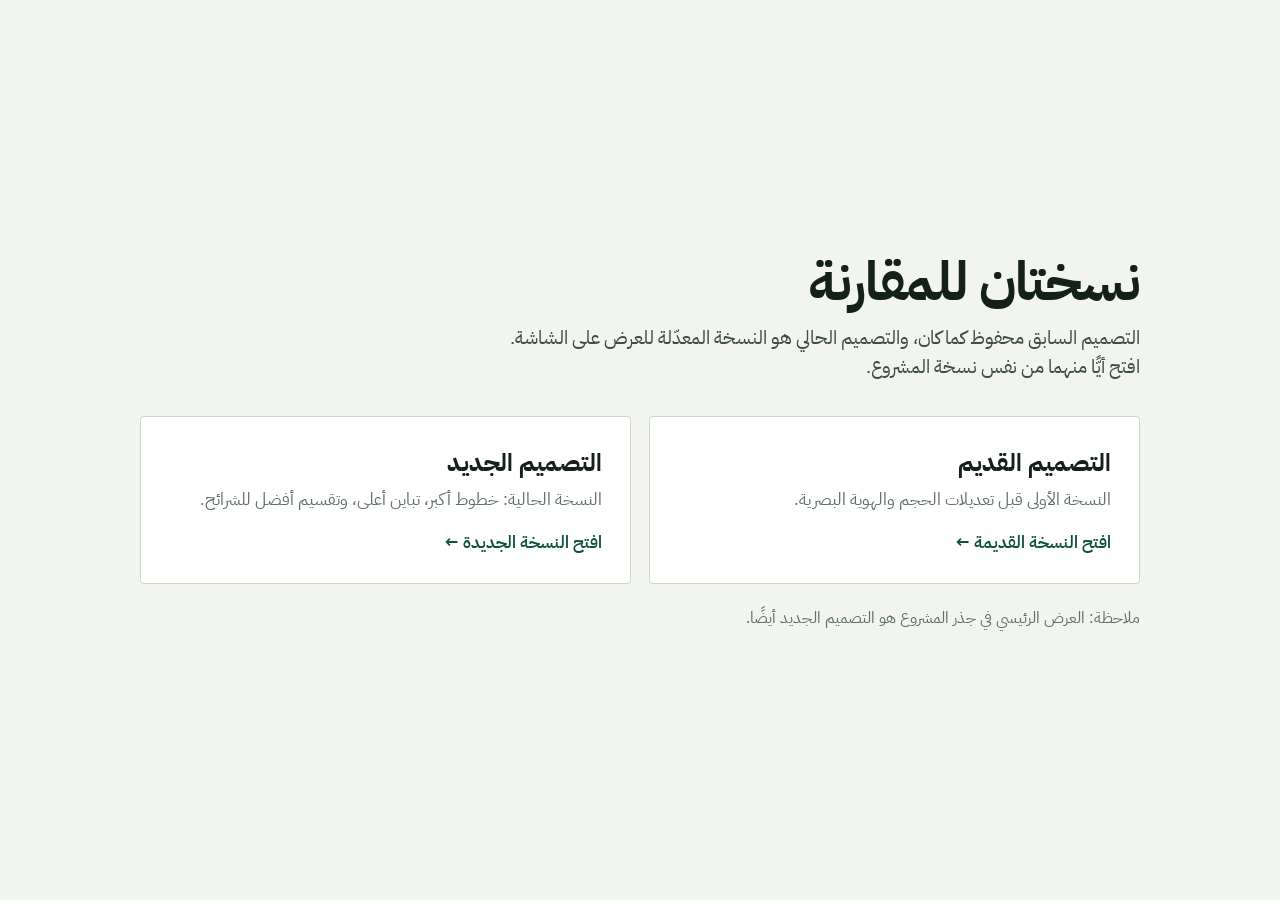
<file: compare.html>
<!DOCTYPE html>
<html lang="ar" dir="rtl">
<head>
<meta charset="UTF-8">
<meta name="viewport" content="width=device-width, initial-scale=1.0">
<title>مقارنة التصميمين — الصف السابع</title>
<link rel="preconnect" href="https://fonts.googleapis.com">
<link rel="preconnect" href="https://fonts.gstatic.com" crossorigin>
<link href="https://fonts.googleapis.com/css2?family=IBM+Plex+Sans+Arabic:wght@400;500;600;700&display=swap" rel="stylesheet">
<style>
  :root{--ink:#14201a;--soft:#3e4d45;--muted:#5f7066;--line:#cdd6cd;--bg:#f2f4ef;--green:#146c47;--green-dark:#0d5335}
  *{box-sizing:border-box}
  body{margin:0;min-height:100vh;display:grid;place-items:center;padding:32px;background:var(--bg);color:var(--ink);font-family:'IBM Plex Sans Arabic','Segoe UI',Tahoma,sans-serif}
  main{width:min(1000px,100%)}
  h1{font-size:clamp(34px,4.2vw,60px);line-height:1.15;letter-spacing:-.025em;margin:0 0 10px;font-weight:700}
  p.lead{font-size:clamp(18px,1.5vw,23px);line-height:1.5;color:var(--soft);margin:0 0 34px;max-width:60ch}
  .choices{display:grid;grid-template-columns:1fr 1fr;gap:18px}
  a.choice{display:block;padding:28px;background:#fff;border:1px solid var(--line);border-radius:4px;text-decoration:none;color:var(--ink);transition:border-color .15s,background .15s}
  a.choice:hover{border-color:var(--green);background:#f8fbf7}
  a.choice strong{display:block;font-size:24px;margin-bottom:6px}
  a.choice span{display:block;font-size:17px;line-height:1.5;color:var(--muted)}
  a.choice em{display:block;margin-top:18px;font-style:normal;font-size:17px;font-weight:600;color:var(--green-dark)}
  .note{margin-top:22px;font-size:16px;line-height:1.6;color:var(--muted)}
  @media (max-width:700px){.choices{grid-template-columns:1fr}}
</style>
</head>
<body>
<main>
  <h1>نسختان للمقارنة</h1>
  <p class="lead">التصميم السابق محفوظ كما كان، والتصميم الحالي هو النسخة المعدّلة للعرض على الشاشة. افتح أيًّا منهما من نفس نسخة المشروع.</p>
  <div class="choices">
    <a class="choice" href="old-design/index.html">
      <strong>التصميم القديم</strong>
      <span>النسخة الأولى قبل تعديلات الحجم والهوية البصرية.</span>
      <em>افتح النسخة القديمة ←</em>
    </a>
    <a class="choice" href="new-design/index.html">
      <strong>التصميم الجديد</strong>
      <span>النسخة الحالية: خطوط أكبر، تباين أعلى، وتقسيم أفضل للشرائح.</span>
      <em>افتح النسخة الجديدة ←</em>
    </a>
  </div>
  <p class="note">ملاحظة: العرض الرئيسي في جذر المشروع هو التصميم الجديد أيضًا.</p>
</main>
</body>
</html>
</file>
<file: styles.css>
:root{
  --green:#58cc02;--green-dark:#46a302;--green-deep:#3d8f02;--green-light:#d7ffb8;--green-pale:#f0fbe7;
  --blue:#1cb0f6;--blue-dark:#1899d6;--blue-light:#ddf4ff;
  --yellow:#ffc800;--yellow-dark:#e6a800;--yellow-light:#fff7d6;
  --orange:#ff9600;--red:#ff4b4b;--red-dark:#d63b3b;--red-light:#ffe4e4;
  --purple:#ce82ff;--purple-light:#f4e6ff;
  --ink:#3c3c3c;--ink-soft:#5b6b70;--muted:#8a969b;--line:#e5e5e5;
  --bg:#f7fbf7;--card:#fff;
  --shadow:0 10px 30px rgba(44,74,58,.08);--shadow-soft:0 4px 0 #ebeeec;
  --radius:22px;
  --font-display:'Baloo Bhaijaan 2','Tajawal','Segoe UI',Tahoma,sans-serif;
  --font-body:'Tajawal','Segoe UI',Tahoma,sans-serif;
}
*{box-sizing:border-box}
html,body{height:100%}
body{margin:0;font-family:var(--font-body);color:var(--ink);background:var(--bg);overflow:hidden;-webkit-font-smoothing:antialiased;text-rendering:optimizeLegibility}
button,input{font-family:inherit}
button{color:inherit}
h1,h2,h3,h4,p{margin:0}
ul,ol{margin:0;padding:0;list-style:none}
kbd{display:inline-flex;align-items:center;justify-content:center;min-width:24px;height:24px;padding:0 6px;border:2px solid #dbe3dd;border-bottom-width:3px;border-radius:7px;background:#fff;color:var(--ink-soft);font-size:.78rem;font-weight:700;font-family:var(--font-body)}
::selection{background:var(--green-light);color:var(--green-deep)}
.sprite{position:absolute;width:0;height:0;overflow:hidden}
.ico{width:1.25em;height:1.25em;flex:none;fill:none;stroke:currentColor;stroke-width:2;stroke-linecap:round;stroke-linejoin:round}
.mascot{display:block;overflow:visible}
.mini-robot{display:inline-flex;width:34px;height:38px}
.mini-robot .ico{stroke:none}
.bg-decor{position:fixed;inset:0;z-index:0;pointer-events:none;overflow:hidden}
.blob{position:absolute;border-radius:50%;filter:blur(70px);opacity:.55}
.b1{width:44vw;height:44vw;background:#dff7c9;top:-16vw;right:-10vw;animation:blobFloat 16s ease-in-out infinite}
.b2{width:38vw;height:38vw;background:#d8f1ff;bottom:-16vw;left:-8vw;animation:blobFloat 20s ease-in-out infinite reverse}
.b3{width:24vw;height:24vw;background:#fff2c4;top:45%;left:40%;opacity:.35;animation:blobFloat 24s ease-in-out infinite}
.dots{position:absolute;inset:0;background-image:radial-gradient(rgba(88,204,2,.10) 1.2px,transparent 1.2px);background-size:26px 26px;mask-image:linear-gradient(180deg,rgba(0,0,0,.7),transparent 70%)}
@keyframes blobFloat{0%,100%{transform:translate3d(0,0,0) scale(1)}50%{transform:translate3d(2vw,-2vw,0) scale(1.06)}}
.topbar{position:fixed;top:0;inset-inline:0;height:72px;z-index:60;display:flex;align-items:center;gap:clamp(12px,2.4vw,28px);padding:0 clamp(14px,3vw,34px);background:rgba(255,255,255,.88);backdrop-filter:blur(16px);border-bottom:2px solid rgba(229,229,229,.85)}
.brand{display:flex;align-items:center;gap:11px;min-width:0}
.brand-mark{width:44px;height:44px;border-radius:14px;flex:none;display:grid;place-items:center;background:linear-gradient(145deg,#6fdd14,#4dbb00);color:#fff;font-size:22px;box-shadow:0 4px 0 var(--green-dark),0 8px 16px rgba(88,204,2,.22)}
.brand-text{display:flex;flex-direction:column;line-height:1.15;min-width:0}
.brand-text strong{font-family:var(--font-display);font-size:1.02rem;font-weight:800;white-space:nowrap}
.brand-text span{font-size:.7rem;color:var(--muted);white-space:nowrap}
.progress-wrap{display:flex;align-items:center;gap:10px;flex:1;max-width:480px;margin-inline:auto}
.progress-track{position:relative;flex:1;height:16px;border-radius:999px;background:#e7ebe8;border:2px solid #dde3df}
.progress-fill{position:absolute;inset-block:0;right:0;width:6%;border-radius:999px;background:linear-gradient(180deg,#7ae61d,#58cc02 55%,#4fbd00);box-shadow:inset 0 2px 0 rgba(255,255,255,.45);transition:width .45s cubic-bezier(.2,.8,.2,1)}
.progress-star{position:absolute;left:-9px;top:50%;transform:translateY(-50%);width:26px;height:26px;border-radius:50%;display:grid;place-items:center;background:#fff;border:2px solid #e0e5e1;color:#c9d3cc}
.progress-star .ico{width:14px;height:14px}
.progress-label{font-size:.76rem;font-weight:800;color:var(--muted);white-space:nowrap;font-variant-numeric:tabular-nums}
.top-actions{display:flex;align-items:center;gap:8px;margin-inline-start:auto}
.xp-pill{display:flex;align-items:center;gap:5px;height:38px;padding:0 13px;border-radius:999px;background:var(--yellow-light);border:2px solid #ffe8a3;border-bottom-width:3px;color:#a97a00;font-weight:800;font-size:.86rem}
.xp-pill .ico{width:17px;height:17px;color:var(--yellow-dark)}
.xp-pill small{font-size:.62rem;opacity:.7}
.xp-pill.bump{animation:xpBump .4s ease}
@keyframes xpBump{50%{transform:scale(1.14) rotate(-2deg)}}
.icon-btn{width:40px;height:40px;border-radius:12px;border:2px solid var(--line);border-bottom-width:3px;background:#fff;color:var(--ink-soft);display:grid;place-items:center;cursor:pointer;transition:.18s}
.icon-btn:hover{background:#f5faf2;color:var(--green-dark);border-color:#cfe8bd}
.icon-btn:active{transform:translateY(2px);border-bottom-width:2px}
.icon-btn .ico{width:19px;height:19px}
.deck{position:fixed;top:72px;inset-inline:0;bottom:0;z-index:1;overflow:hidden}
.slide{position:absolute;inset:0;overflow-y:auto;overflow-x:hidden;padding:clamp(18px,3.2vw,40px) clamp(16px,4vw,54px) 118px;opacity:0;visibility:hidden;pointer-events:none;transform:translateY(18px) scale(.988);transition:opacity .45s ease,transform .5s cubic-bezier(.2,.8,.2,1),visibility .45s;scrollbar-width:thin;scrollbar-color:#cfe3d3 transparent}
.slide::-webkit-scrollbar{width:9px}
.slide::-webkit-scrollbar-thumb{background:#cfe3d3;border-radius:99px;border:2px solid var(--bg)}
.slide.is-active{opacity:1;visibility:visible;pointer-events:auto;transform:none}
.slide-inner{max-width:1180px;margin:0 auto;position:relative}
.slide.is-active .reveal{animation:riseIn .62s cubic-bezier(.2,.8,.25,1) both;animation-delay:calc(var(--i,0)*65ms)}
@keyframes riseIn{from{opacity:0;transform:translateY(24px) scale(.985)}to{opacity:1;transform:none}}
.slide-head{margin-bottom:clamp(18px,2.4vw,30px);text-align:start}
.slide-head.compact{margin-bottom:20px}
.slide-head h2{font-family:var(--font-display);font-weight:800;font-size:clamp(1.65rem,3.4vw,2.75rem);line-height:1.2;letter-spacing:-.2px}
.slide-head p{max-width:62ch;color:var(--ink-soft);font-size:clamp(.92rem,1.25vw,1.06rem);line-height:1.7;margin-top:7px}
.eyebrow{display:inline-flex;align-items:center;gap:7px;margin-bottom:10px;padding:6px 13px;border-radius:999px;background:#fff;border:2px solid #e1ebdc;border-bottom-width:3px;color:var(--green-dark);font-weight:800;font-size:.76rem;box-shadow:0 3px 0 rgba(88,204,2,.06)}
.eyebrow .ico{width:15px;height:15px}
.hl{color:var(--green);background:linear-gradient(180deg,transparent 66%,var(--green-light) 66%);border-radius:4px;padding-inline:3px}
.lead{color:var(--ink-soft);line-height:1.8;font-size:clamp(1rem,1.5vw,1.16rem)}
.mini-label{display:block;font-size:.7rem;font-weight:800;letter-spacing:.4px;color:var(--muted);text-transform:uppercase;margin-bottom:5px}
.small-note{font-size:.8rem;color:var(--muted);line-height:1.6}
.hint{font-size:.78rem;color:var(--muted);display:flex;align-items:center;gap:6px;flex-wrap:wrap;margin-top:20px}
.card{background:var(--card);border:2px solid var(--line);border-radius:var(--radius);box-shadow:var(--shadow-soft),var(--shadow)}
.btn{display:inline-flex;align-items:center;justify-content:center;gap:8px;border:0;border-radius:15px;padding:12px 20px;cursor:pointer;font-weight:800;font-size:.92rem;line-height:1;transition:filter .16s,transform .12s,box-shadow .16s,background .16s;white-space:nowrap}
.btn .ico{width:18px;height:18px}
.btn-primary{background:var(--green);color:#fff;border-bottom:4px solid var(--green-dark);text-shadow:0 1px 0 rgba(0,0,0,.12)}
.btn-primary:hover{filter:brightness(1.05)}
.btn-primary:active{transform:translateY(2px);border-bottom-width:2px}
.btn-blue{background:var(--blue);color:#fff;border-bottom:4px solid var(--blue-dark)}
.btn-blue:hover{filter:brightness(1.05)}
.btn-blue:active{transform:translateY(2px);border-bottom-width:2px}
.btn-ghost{background:#fff;color:var(--ink-soft);border:2px solid var(--line);border-bottom-width:4px}
.btn-ghost:hover{background:#f7fbf5;border-color:#cfe8bd;color:var(--green-dark)}
.btn-ghost:active{transform:translateY(2px);border-bottom-width:2px}
.btn-lg{padding:15px 26px;border-radius:17px;font-size:1rem}
.btn-sm{padding:9px 14px;font-size:.82rem;border-radius:12px}
.btn-sm .ico{width:15px;height:15px}
.btn:disabled{opacity:.45;cursor:not-allowed;transform:none}
.btn:focus-visible,.icon-btn:focus-visible,.nav-btn:focus-visible,.preset:focus-visible,.type-card:focus-visible,.road-stop:focus-visible,.route-node:focus-visible,.pc-hotspot:focus-visible,.hotspot:focus-visible,.malware-card:focus-visible,.protect-card:focus-visible,.quiz-option:focus-visible,.chip-pool-items button:focus-visible,.qq-options button:focus-visible,.bin:focus-visible{outline:3px solid #9be55c;outline-offset:3px}
.chip{display:inline-flex;align-items:center;gap:6px;padding:5px 11px;border-radius:999px;background:var(--green-pale);border:2px solid #d9f2c6;color:var(--green-deep);font-size:.72rem;font-weight:800}
.chip .ico{width:14px;height:14px}
.check-list{display:flex;flex-direction:column;gap:8px;margin-top:12px}
.check-list li{position:relative;padding-inline-start:27px;font-size:.88rem;line-height:1.55;color:var(--ink-soft)}
.check-list li::before{content:"✓";position:absolute;inset-inline-start:0;top:1px;width:18px;height:18px;border-radius:50%;display:grid;place-items:center;background:var(--green-light);color:var(--green-deep);font-size:.68rem;font-weight:900;line-height:1}
.check-list.danger li::before{content:"!";background:var(--red-light);color:var(--red-dark)}
.feedback{font-size:.83rem;font-weight:700;line-height:1.5;min-height:1.3em;color:var(--muted)}
.feedback.good{color:var(--green-deep)}
.feedback.bad{color:var(--red-dark)}
.feedback.inline{margin-inline-start:auto;text-align:start}
.feedback.pop{animation:popIn .3s ease}
@keyframes popIn{0%{transform:scale(.92);opacity:.4}100%{transform:scale(1);opacity:1}}
.preset-row{display:flex;flex-wrap:wrap;gap:7px}
.preset{padding:6px 12px;border-radius:999px;border:2px solid var(--line);border-bottom-width:3px;background:#fff;color:var(--ink-soft);font-weight:800;font-size:.8rem;cursor:pointer;transition:.15s}
.preset:hover{border-color:#bde39e;color:var(--green-dark);background:var(--green-pale)}
.preset:active{transform:translateY(1px);border-bottom-width:2px}
.note-strip{display:flex;align-items:center;gap:10px;margin-top:18px;padding:12px 16px;background:var(--yellow-light);border:2px solid #ffe9a8;border-radius:15px;color:#7a5a00;font-size:.85rem;line-height:1.6;font-weight:600}
.note-strip .ico{width:19px;height:19px;flex:none;color:var(--yellow-dark)}
.danger-note{background:var(--red-light);border-color:#ffc9c9;color:#8f2c2c}
.danger-note .ico{color:var(--red-dark)}
.deck-nav{position:fixed;bottom:16px;left:50%;transform:translateX(-50%);z-index:70;display:flex;align-items:center;gap:16px;padding:7px 9px;background:rgba(255,255,255,.95);backdrop-filter:blur(12px);border:2px solid var(--line);border-radius:20px;box-shadow:0 10px 34px rgba(35,60,45,.14)}
.nav-btn{display:flex;align-items:center;gap:6px;padding:10px 15px;border:0;border-radius:13px;background:transparent;color:var(--ink-soft);font-weight:800;font-size:.85rem;cursor:pointer;transition:.16s}
.nav-btn .ico{width:18px;height:18px}
.nav-btn:hover{background:#f2f8ee;color:var(--green-dark)}
.nav-next{background:var(--green);color:#fff;border-bottom:4px solid var(--green-dark);padding:10px 18px}
.nav-next:hover{background:#62d90a;color:#fff}
.nav-next:active{transform:translateY(2px);border-bottom-width:2px}
.nav-btn:disabled{opacity:.32;pointer-events:none}
.nav-center{display:flex;flex-direction:column;align-items:center;gap:5px;min-width:80px}
.nav-center>span{font-size:.68rem;font-weight:800;color:var(--muted);font-variant-numeric:tabular-nums}
.nav-dots{display:flex;align-items:center;gap:4px;max-width:210px;flex-wrap:wrap;justify-content:center}
.nav-dot{width:6px;height:6px;border-radius:99px;background:#dce5df;transition:.25s;border:0;padding:0;cursor:pointer}
.nav-dot.is-on{width:19px;background:var(--green)}
.cover-grid{display:grid;grid-template-columns:1.04fr .96fr;gap:clamp(24px,4vw,60px);align-items:center;min-height:calc(100dvh - 210px)}
.cover-copy h1{font-family:var(--font-display);font-weight:800;font-size:clamp(2.7rem,6vw,4.9rem);line-height:1.04;letter-spacing:-1px;margin:6px 0 16px}
.cover-copy .lead{max-width:36rem}
.unit-chips{display:flex;flex-wrap:wrap;gap:8px;margin-top:20px}
.unit-chips span{display:inline-flex;align-items:center;gap:6px;padding:7px 12px;border-radius:999px;background:#fff;border:2px solid #e3ece0;border-bottom-width:3px;font-size:.78rem;font-weight:800;color:var(--ink-soft)}
.unit-chips .ico{width:15px;height:15px;color:var(--green)}
.cover-actions{display:flex;flex-wrap:wrap;gap:12px;margin-top:26px}
.cover-art{position:relative;height:clamp(360px,52vh,530px);display:grid;place-items:center;perspective:1100px}
.monitor3d{position:relative;width:min(430px,88%);transform-style:preserve-3d;transform:rotateX(7deg) rotateY(-15deg) rotateZ(1deg);animation:monitorFloat 7s ease-in-out infinite}
@keyframes monitorFloat{0%,100%{transform:rotateX(7deg) rotateY(-15deg) rotateZ(1deg) translateY(0)}50%{transform:rotateX(5deg) rotateY(-11deg) rotateZ(.4deg) translateY(-12px)}}
.screen3d{position:relative;border-radius:26px;padding:9px;background:linear-gradient(145deg,#fff,#eaf4ea);border:2px solid #d8e7d7;box-shadow:0 24px 50px rgba(38,72,52,.18),0 6px 0 #cfe2cd,inset 0 2px 0 #fff}
.screen-top{display:flex;align-items:center;gap:5px;padding:2px 5px 8px}
.s-dot{width:8px;height:8px;border-radius:50%}
.s-dot.red{background:#ff7a7a}.s-dot.yellow{background:#ffd75e}.s-dot.green{background:#7bdc5b}
.s-title{margin-inline-start:auto;font-size:.58rem;color:#93a79a;font-weight:700;letter-spacing:.4px}
.screen-body{border-radius:17px;padding:15px;background:linear-gradient(160deg,#263942,#1c2b33);box-shadow:inset 0 0 34px rgba(0,0,0,.35);min-height:190px;color:#eaf7ee}
.screen-row{display:flex;align-items:center;gap:9px}
.screen-row b{display:block;font-size:.86rem}
.screen-row small{display:block;font-size:.65rem;color:#9ab3a3;margin-top:2px}
.mini-robot{width:32px;height:36px;border-radius:10px;background:#36505a;display:grid;place-items:center;padding:3px}
.mini-progress{height:9px;border-radius:99px;background:#3b525a;margin:14px 0 12px;overflow:hidden}
.mini-progress span{display:block;height:100%;width:64%;border-radius:99px;background:linear-gradient(90deg,#58cc02,#89e219);animation:miniFill 3s ease-in-out infinite}
@keyframes miniFill{0%,100%{width:38%}50%{width:78%}}
.mini-code{font-family:Consolas,'Courier New',monospace;font-size:.76rem;letter-spacing:2px;color:#89e219;background:#1a272e;border:1px solid #354a53;border-radius:9px;padding:8px 10px;text-align:center}
.monitor-neck{width:58px;height:28px;margin:0 auto;background:linear-gradient(90deg,#d9e8d8,#eff7ee,#d9e8d8);border:2px solid #cfe2cd;border-top:0}
.monitor-foot{width:150px;height:12px;margin:0 auto;border-radius:0 0 14px 14px;background:linear-gradient(180deg,#e7f2e6,#cfe2cd);border:2px solid #c6dcc4;border-top:0;box-shadow:0 10px 24px rgba(38,72,52,.16)}
.orbit-chip{position:absolute;z-index:3;display:flex;align-items:center;gap:6px;padding:7px 11px;border-radius:13px;background:#fff;border:2px solid #e2ecdf;border-bottom-width:3px;box-shadow:0 8px 18px rgba(38,72,52,.1);font-weight:800;font-size:.72rem;color:var(--ink-soft);animation:chipFloat 5.5s ease-in-out infinite}
.orbit-chip .ico{width:17px;height:17px;color:var(--green-dark)}
.oc-cpu{top:6%;right:4%;animation-delay:-1s}
.oc-ram{bottom:17%;right:1%;animation-delay:-2.4s}
.oc-bin{top:12%;left:2%;color:var(--blue-dark);font-family:Consolas,monospace;letter-spacing:2px;animation-delay:-3.2s}
.oc-shield{bottom:6%;left:5%;animation-delay:-4.1s}
@keyframes chipFloat{0%,100%{transform:translateY(0) rotate(-1deg)}50%{transform:translateY(-13px) rotate(1.5deg)}}
.cover-mascot{position:absolute;width:clamp(110px,12vw,155px);bottom:0;left:-1%;z-index:4;filter:drop-shadow(0 16px 18px rgba(40,80,55,.14));animation:mascotBob 4.5s ease-in-out infinite}
@keyframes mascotBob{0%,100%{transform:translateY(0) rotate(-1.5deg)}50%{transform:translateY(-11px) rotate(1.5deg)}}
.art-ring{position:absolute;border-radius:50%;border:2px dashed #cbe7b7;opacity:.7;pointer-events:none}
.r1{width:74%;aspect-ratio:1;animation:spinSlow 40s linear infinite}
.r2{width:94%;aspect-ratio:1;border-color:#d4eafa;animation:spinSlow 55s linear infinite reverse}
@keyframes spinSlow{to{transform:rotate(360deg)}}
.roadmap{display:grid;grid-template-columns:repeat(3,1fr);gap:clamp(14px,2vw,24px);position:relative;margin-top:8px}
.road-line{position:absolute;top:52px;inset-inline:13%;height:0;border-top:4px dashed #d9e8d2;z-index:0}
.road-stop{position:relative;z-index:1;text-align:start;background:#fff;cursor:pointer;border:2px solid var(--line);border-bottom:6px solid var(--c);border-radius:24px;padding:22px 20px 18px;box-shadow:var(--shadow);transition:.25s cubic-bezier(.2,.8,.2,1)}
.road-stop:hover{transform:translateY(-8px);box-shadow:0 18px 36px rgba(44,74,58,.13)}
.road-num{position:absolute;top:-16px;inset-inline-end:22px;width:38px;height:38px;border-radius:50%;display:grid;place-items:center;background:var(--c);color:#fff;font-weight:900;font-size:1rem;border:4px solid #fff;box-shadow:0 4px 10px rgba(0,0,0,.12)}
.road-icon{width:58px;height:58px;border-radius:18px;display:grid;place-items:center;margin-bottom:16px;background:color-mix(in srgb,var(--c) 13%,#fff);color:var(--c)}
.road-icon .ico{width:30px;height:30px}
.road-stop>strong{display:block;font-size:.7rem;font-weight:800;color:var(--muted);letter-spacing:.4px}
.road-stop h3{font-family:var(--font-display);font-size:1.35rem;font-weight:800;margin:3px 0 7px;line-height:1.25}
.road-stop p{font-size:.85rem;color:var(--ink-soft);line-height:1.6;min-height:2.7em}
.road-go{display:inline-flex;align-items:center;gap:5px;margin-top:14px;font-size:.8rem;font-weight:800;color:var(--c)}
.road-go .ico{width:15px;height:15px}
.road-stats{display:flex;flex-wrap:wrap;gap:10px 22px;justify-content:center;margin-top:30px;padding:14px;border-radius:16px;background:rgba(255,255,255,.65);border:2px dashed #dce9d6}
.road-stats span{font-size:.8rem;color:var(--ink-soft)}
.road-stats b{font-family:var(--font-display);font-size:1.15rem;color:var(--green-dark);margin-inline-end:3px}
.types-layout{display:grid;grid-template-columns:1.12fr .88fr;gap:20px;align-items:stretch}
.type-cards{display:grid;grid-template-columns:1fr 1fr;gap:12px}
.type-card{position:relative;text-align:start;padding:16px 16px 14px;border-radius:19px;background:#fff;border:2px solid var(--line);border-bottom:5px solid #e7ebe8;cursor:pointer;transition:.22s cubic-bezier(.2,.8,.2,1);overflow:hidden}
.type-card::after{content:"";position:absolute;inset:auto -30px -40px auto;width:110px;height:110px;border-radius:50%;background:color-mix(in srgb,var(--c) 9%,#fff);transition:.3s}
.type-card:hover{transform:translateY(-4px);border-color:color-mix(in srgb,var(--c) 35%,#fff)}
.type-card.is-active{border-color:var(--c);border-bottom-color:var(--c);box-shadow:0 0 0 4px color-mix(in srgb,var(--c) 14%,#fff),0 12px 22px rgba(44,74,58,.09);transform:translateY(-3px)}
.type-icon{width:46px;height:46px;border-radius:14px;display:grid;place-items:center;margin-bottom:12px;background:color-mix(in srgb,var(--c) 14%,#fff);color:var(--c);position:relative;z-index:1}
.type-icon .ico{width:26px;height:26px}
.type-card strong{display:block;font-family:var(--font-display);font-size:1.02rem;font-weight:800;line-height:1.3;position:relative;z-index:1}
.type-card small{display:block;font-size:.65rem;color:var(--muted);letter-spacing:.4px;margin-top:2px;position:relative;z-index:1}
.type-badge{display:inline-block;margin-top:9px;padding:3px 8px;border-radius:99px;background:color-mix(in srgb,var(--c) 10%,#fff);color:color-mix(in srgb,var(--c) 78%,#333);font-size:.62rem;font-weight:800;position:relative;z-index:1}
.type-detail{padding:22px;display:flex;flex-direction:column;justify-content:center}
.type-detail-icon{width:62px;height:62px;border-radius:19px;display:grid;place-items:center;margin-bottom:13px;background:var(--green-pale);color:var(--green-dark);transition:.3s}
.type-detail-icon .ico{width:33px;height:33px}
.type-en{font-size:.66rem;font-weight:800;letter-spacing:1.4px;color:var(--muted);text-transform:uppercase}
.type-detail h3{font-family:var(--font-display);font-size:1.55rem;font-weight:800;margin:1px 0 5px}
.type-detail>p{font-size:.88rem;color:var(--ink-soft);line-height:1.65}
.type-use{display:flex;align-items:flex-start;gap:8px;margin-top:14px;padding:10px 12px;border-radius:12px;background:var(--yellow-light);color:#7a5a00;font-size:.78rem;font-weight:700;line-height:1.55}
.type-use .ico{width:17px;height:17px;flex:none;color:var(--yellow-dark);margin-top:2px}
.mission-card{margin-top:18px;padding:18px 20px;display:grid;grid-template-columns:1fr .9fr;gap:18px;align-items:center;background:linear-gradient(120deg,#fff,#f4fbef 75%)}
.mission-copy h3{font-family:var(--font-display);font-size:1.2rem;font-weight:800;margin:6px 0}
.mission-copy p{font-size:.86rem;line-height:1.65;color:var(--ink-soft);max-width:52ch}
.mission-side{display:flex;flex-direction:column;gap:8px}
.mission-choices{display:grid;grid-template-columns:1fr 1fr;gap:7px}
.mission-choices button{padding:8px 9px;border-radius:11px;border:2px solid var(--line);border-bottom-width:3px;background:#fff;font-size:.75rem;font-weight:800;cursor:pointer;transition:.15s}
.mission-choices button:hover{border-color:#bfe5a3;background:var(--green-pale)}
.mission-choices button.correct{border-color:var(--green);background:var(--green-light);color:var(--green-deep)}
.mission-choices button.wrong{border-color:var(--red);background:var(--red-light);color:var(--red-dark)}
.mission-choices button:disabled{cursor:default;opacity:.75}
#missionNext{align-self:flex-start}
.comp-layout{display:grid;grid-template-columns:1.38fr .62fr;gap:20px;align-items:stretch}
.board-wrap{padding:14px;border-radius:26px;background:rgba(255,255,255,.7);border:2px solid #e2ecdf;box-shadow:var(--shadow)}
.motherboard{position:relative;height:clamp(390px,49vh,510px);background:radial-gradient(circle at 18% 18%,rgba(255,255,255,.75),transparent 34%),radial-gradient(circle at 82% 84%,rgba(255,255,255,.55),transparent 38%),linear-gradient(135deg,#ecf9df,#dcf2c8);border:2px solid #b8df9a;border-radius:22px;box-shadow:inset 0 0 0 9px rgba(255,255,255,.38),inset 0 0 70px rgba(88,204,2,.10),0 10px 24px rgba(72,120,45,.12);transform:perspective(900px) rotateX(2.5deg);overflow:hidden}
.motherboard::before{content:"";position:absolute;inset:0;background-image:radial-gradient(rgba(90,140,60,.18) 1px,transparent 1px);background-size:18px 18px;opacity:.55}
.board-traces{position:absolute;inset:0;width:100%;height:100%;stroke:#9ed77a;fill:none;stroke-width:.65;opacity:.85}
.board-traces circle{fill:#7fc95b;stroke:none}
.hotspot{position:absolute;transform:translate(-50%,-50%);z-index:2;display:flex;flex-direction:column;align-items:center;gap:1px;min-width:56px;padding:6px 7px 4px;border-radius:13px;background:#fff;border:2px solid #cfe8bd;border-bottom-width:3px;box-shadow:0 3px 0 rgba(120,160,95,.18);cursor:pointer;transition:.18s}
.hotspot:hover{transform:translate(-50%,-50%) scale(1.07);border-color:var(--green);z-index:5}
.hs-ico{display:grid;place-items:center;color:#4d8a2b}
.hs-ico .ico{width:22px;height:22px}
.hs-label{font-size:.6rem;font-weight:800;color:var(--ink-soft);white-space:nowrap;line-height:1.25}
.hotspot.is-on{background:var(--green);border-color:var(--green-dark);box-shadow:0 0 0 4px rgba(88,204,2,.2),0 5px 12px rgba(70,163,2,.25)}
.hotspot.is-on .hs-ico,.hotspot.is-on .hs-label{color:#fff}
.hotspot.correct{animation:correctPulse .7s ease}
.hotspot.wrong{animation:shakeX .4s ease;border-color:var(--red);background:var(--red-light)}
.hs-board{min-width:88px;background:#f8fff2}
@keyframes correctPulse{0%,100%{box-shadow:0 0 0 0 rgba(88,204,2,.4)}50%{box-shadow:0 0 0 12px rgba(88,204,2,0)}}
@keyframes shakeX{0%,100%{transform:translate(-50%,-50%)}20%,60%{transform:translate(calc(-50% - 6px),-50%)}40%,80%{transform:translate(calc(-50% + 6px),-50%)}}
.board-hint{display:flex;align-items:center;gap:7px;font-size:.75rem;color:var(--muted);margin-top:10px;padding-inline:6px}
.board-hint .ico{width:16px;height:16px;color:var(--yellow-dark)}
.comp-detail{padding:20px;display:flex;flex-direction:column}
.comp-head{display:flex;align-items:center;gap:12px;margin-bottom:10px}
.comp-icon{width:56px;height:56px;border-radius:17px;display:grid;place-items:center;flex:none;background:var(--green-pale);color:var(--green-dark);transition:.25s}
.comp-icon .ico{width:30px;height:30px}
.comp-en{font-size:.64rem;font-weight:800;letter-spacing:1.2px;color:var(--muted);text-transform:uppercase}
.comp-head h3{font-family:var(--font-display);font-size:1.35rem;font-weight:800;line-height:1.2}
.comp-desc{font-size:.85rem;line-height:1.65;color:var(--ink-soft)}
.comp-detail .check-list{margin-top:9px}
.comp-detail .check-list li{font-size:.8rem}
.challenge-box{margin-top:auto;padding-top:14px;border-top:2px dashed #e3ebe1}
.challenge-panel{margin-top:10px;padding:11px 12px;border-radius:13px;background:var(--blue-light);border:2px solid #c7eaff}
.challenge-panel p{font-size:.82rem;font-weight:700;line-height:1.5;color:#136a92}
.challenge-progress{display:inline-block;font-size:.62rem;font-weight:800;color:#fff;background:var(--blue);padding:2px 8px;border-radius:99px;margin-bottom:6px}
</file>
<file: styles-slides.css>
.memory-game{display:flex;flex-direction:column;gap:14px}
.chip-pool{padding:15px 18px}
.pool-head{display:flex;align-items:center;justify-content:space-between;margin-bottom:10px}
.pool-head strong{font-family:var(--font-display);font-size:1.05rem}
.game-score{font-size:.72rem;font-weight:800;color:var(--blue-dark);background:var(--blue-light);padding:3px 10px;border-radius:99px}
.chip-pool-items{display:flex;flex-wrap:wrap;gap:8px;min-height:42px}
.chip-pool-items button{padding:8px 13px;border-radius:12px;border:2px solid #e1e8df;border-bottom-width:4px;background:#fff;font-size:.79rem;font-weight:700;color:var(--ink-soft);cursor:pointer;transition:.16s}
.chip-pool-items button:hover{border-color:#bfe5a3;background:var(--green-pale);color:var(--green-deep)}
.chip-pool-items button.is-selected{border-color:var(--blue);background:var(--blue-light);color:#0e6f99;transform:translateY(-3px);box-shadow:0 7px 14px rgba(28,176,246,.18)}
.chip-pool-items button.gone{display:none}
.bins{display:grid;grid-template-columns:repeat(3,1fr);gap:12px}
.bin{--bc:#8a969b;padding:13px 14px;border-radius:18px;background:#fff;cursor:pointer;border:2px solid var(--line);border-top:6px solid var(--bc);box-shadow:var(--shadow-soft);transition:.18s;min-height:150px}
.bin[data-bin="ram"]{--bc:#1cb0f6}
.bin[data-bin="rom"]{--bc:#ffc800}
.bin[data-bin="hdd"]{--bc:#58cc02}
.bin:hover{transform:translateY(-3px);box-shadow:0 12px 22px rgba(44,74,58,.1)}
.bin.is-target{border-color:var(--bc);background:color-mix(in srgb,var(--bc) 5%,#fff)}
.bin.wrong{animation:shakeBin .4s ease;border-color:var(--red)}
@keyframes shakeBin{0%,100%{transform:translateX(0)}25%{transform:translateX(5px)}75%{transform:translateX(-5px)}}
.bin-head{display:flex;align-items:center;gap:8px}
.bin-ico{width:36px;height:36px;border-radius:11px;display:grid;place-items:center;flex:none;background:color-mix(in srgb,var(--bc) 13%,#fff);color:var(--bc)}
.bin-ico .ico{width:20px;height:20px}
.bin-head strong{display:block;font-family:var(--font-display);font-size:1rem;line-height:1.1}
.bin-head small{display:block;font-size:.63rem;color:var(--muted);font-weight:700;margin-top:1px}
.bin>p{font-size:.7rem;line-height:1.5;color:var(--muted);margin:8px 0;min-height:2.6em}
.bin-items{display:flex;flex-direction:column;gap:5px}
.bin-items span{display:block;font-size:.68rem;font-weight:700;line-height:1.35;padding:5px 7px;border-radius:7px;background:color-mix(in srgb,var(--bc) 10%,#fff);color:color-mix(in srgb,var(--bc) 55%,#333);animation:popIn .3s ease}
.game-bar{display:flex;align-items:center;gap:14px;justify-content:space-between;flex-wrap:wrap}
.game-bar .feedback{flex:1;min-width:200px}
.decimal-layout{display:grid;grid-template-columns:.72fr 1.28fr;gap:20px;align-items:stretch}
.dec-input-card{padding:22px}
.stepper{display:flex;align-items:center;gap:10px;margin:6px 0 12px}
.stepper input{flex:1;min-width:0;height:64px;text-align:center;border-radius:16px;border:2px solid var(--line);border-bottom-width:4px;background:#fff;font-family:var(--font-display);font-size:2.1rem;font-weight:800;color:var(--ink);-moz-appearance:textfield;appearance:textfield}
.stepper input::-webkit-outer-spin-button,.stepper input::-webkit-inner-spin-button{appearance:none;margin:0}
.stepper input:focus{outline:3px solid #c8f0a8;border-color:var(--green)}
.step-btn{width:46px;height:46px;flex:none;border-radius:14px;border:2px solid var(--line);border-bottom-width:4px;background:#fff;font-size:1.4rem;font-weight:800;cursor:pointer;color:var(--ink-soft)}
.step-btn:hover{background:var(--green-pale);border-color:#c4e6aa;color:var(--green-dark)}
.step-btn:active{transform:translateY(2px);border-bottom-width:2px}
.base-badge{display:flex;align-items:center;gap:8px;margin-top:14px;padding:10px 12px;border-radius:12px;background:var(--blue-light);border:2px solid #cdeeff;font-size:.72rem;font-weight:700;color:#14698f}
.base-badge strong{font-family:var(--font-display);font-size:1.4rem;line-height:1}
.dec-display{padding:22px;display:flex;flex-direction:column;justify-content:center;background:linear-gradient(150deg,#fff,#f7fdf3)}
.dec-digits{display:flex;justify-content:center;gap:clamp(8px,2vw,18px);direction:ltr;flex-wrap:wrap}
.digit-box{width:clamp(64px,10vw,96px);padding:12px 8px;border-radius:16px;text-align:center;background:#fff;border:2px solid #d9ebcc;border-bottom-width:5px;box-shadow:0 6px 14px rgba(70,110,45,.08);animation:digitPop .35s ease both}
@keyframes digitPop{from{transform:scale(.8);opacity:0}to{transform:scale(1);opacity:1}}
.digit-box b{display:block;font-family:var(--font-display);font-size:clamp(1.8rem,4vw,2.7rem);line-height:1;color:var(--green-dark)}
.digit-box small{display:block;font-size:.62rem;font-weight:800;color:var(--muted);margin-top:4px}
.digit-box .weight{display:block;font-size:.68rem;font-weight:800;color:var(--blue-dark);margin-top:2px;direction:ltr}
.dec-expansion{margin-top:20px;text-align:center;direction:ltr;font-family:Consolas,'Courier New',monospace;font-size:clamp(.9rem,1.6vw,1.15rem);font-weight:700;color:var(--ink-soft);line-height:1.8}
.dec-expansion .sum{color:var(--green-dark);font-size:1.25em}
.dec-expansion .num{color:var(--ink)}
.dec-expansion .op{color:var(--muted);margin:0 2px}
.binary-layout{display:grid;grid-template-columns:1.4fr .6fr;gap:20px;align-items:stretch}
.switch-lab{padding:22px;display:flex;flex-direction:column;justify-content:center}
.lab-head{display:flex;align-items:flex-end;justify-content:space-between;gap:16px;flex-wrap:wrap;margin-bottom:18px}
.target-num{display:block;font-family:var(--font-display);font-size:2.4rem;line-height:1;color:var(--green-dark)}
.lab-readout{direction:ltr;display:flex;align-items:baseline;gap:4px;font-family:Consolas,'Courier New',monospace;font-size:.95rem;color:var(--ink-soft)}
.lab-readout #binReadout{font-size:1.2rem;font-weight:700;color:var(--ink);letter-spacing:2px}
.lab-readout strong{font-size:1.9rem;color:var(--blue-dark);font-family:var(--font-display)}
.lab-readout sub{font-size:.6rem;color:var(--muted)}
.lab-readout .eq{margin:0 4px;color:var(--muted)}
.switches{display:flex;gap:clamp(4px,1vw,10px);justify-content:center;margin:4px 0 18px}
.bit-switch{display:flex;flex-direction:column;align-items:center;gap:4px;border:0;background:transparent;cursor:pointer;padding:0;flex:1;max-width:68px}
.bit-weight{font-size:.58rem;font-weight:800;color:var(--muted);direction:ltr}
.switch-track{position:relative;width:100%;max-width:56px;height:34px;border-radius:99px;background:#e7ebe8;border:2px solid #d9e0db;transition:.2s}
.switch-thumb{position:absolute;top:50%;left:3px;transform:translateY(-50%);width:24px;height:24px;border-radius:50%;background:#fff;box-shadow:0 2px 5px rgba(0,0,0,.18);transition:.24s cubic-bezier(.2,.8,.2,1)}
.bit-switch.is-on .switch-track{background:var(--green);border-color:var(--green-dark);box-shadow:0 0 14px rgba(88,204,2,.35)}
.bit-switch.is-on .switch-thumb{transform:translate(20px,-50%)}
.bit-switch.is-on .bit-weight{color:var(--green-dark)}
.bit-state{font-family:Consolas,monospace;font-size:.8rem;font-weight:800;color:var(--muted);direction:ltr}
.bit-switch.is-on .bit-state{color:var(--green-dark)}
.lab-actions{display:flex;align-items:center;gap:8px;flex-wrap:wrap}
.concept-stack{display:flex;flex-direction:column;gap:10px}
.concept{padding:13px 14px;display:flex;align-items:flex-start;gap:10px}
.concept>div:last-child{min-width:0}
.concept strong{display:block;font-size:.82rem;font-weight:800}
.concept small{display:block;font-size:.66rem;color:var(--muted);font-weight:700;margin:1px 0 6px}
.concept p{font-size:.74rem;line-height:1.55;color:var(--ink-soft)}
.concept-ico{width:36px;height:36px;border-radius:11px;display:grid;place-items:center;flex:none;background:color-mix(in srgb,var(--c) 12%,#fff);color:var(--c)}
.concept-ico .ico{width:20px;height:20px}
.onoff{display:flex;gap:12px;align-items:center}
.onoff-demo{display:flex;gap:6px}
.lamp{width:22px;height:22px;border-radius:50%;background:#d7dfda;border:2px solid #c4cec8;display:block}
.lamp.on{background:var(--green);border-color:var(--green-dark);box-shadow:0 0 16px rgba(88,204,2,.65);animation:lampGlow 2s ease-in-out infinite}
@keyframes lampGlow{50%{box-shadow:0 0 26px rgba(88,204,2,.85)}}
.convert-layout{display:grid;grid-template-columns:1.25fr .75fr;gap:20px;align-items:stretch}
.converter{padding:20px 22px}
.conv-input-row{display:flex;align-items:flex-end;gap:10px;flex-wrap:wrap}
.conv-input-row label{display:block;width:100%;font-size:.72rem;font-weight:800;color:var(--muted);margin-bottom:-4px}
.conv-input-wrap{display:flex;align-items:baseline;gap:3px}
.conv-input-wrap input{width:min(240px,55vw);height:56px;padding:0 14px;border-radius:14px;border:2px solid var(--line);border-bottom-width:4px;background:#fff;font-family:Consolas,'Courier New',monospace;font-size:1.65rem;font-weight:700;letter-spacing:3px;color:var(--ink)}
.conv-input-wrap input:focus{outline:3px solid #c8f0a8;border-color:var(--green)}
.conv-input-wrap sub{font-size:.8rem;color:var(--muted);font-weight:800}
.converter .preset-row{margin-top:10px}
.conv-error{font-size:.76rem;font-weight:700;color:var(--red-dark);min-height:1.1em;margin-top:5px}
.steps-table{display:flex;flex-direction:column;gap:6px;margin-top:8px;direction:ltr}
.step-row{display:grid;grid-template-columns:1fr 1.15fr 1.35fr;align-items:center;gap:8px;padding:8px 12px;border-radius:11px;background:#f7fbf4;border:2px solid #e6f1df;font-family:Consolas,'Courier New',monospace;font-size:.82rem;color:var(--ink-soft);opacity:0;animation:stepIn .4s ease forwards;animation-delay:calc(var(--d,0)*80ms)}
@keyframes stepIn{from{opacity:0;transform:translateX(-12px)}to{opacity:1;transform:none}}
.step-row .term{font-weight:700;color:var(--ink)}
.step-row .weight{color:var(--blue-dark)}
.step-row .product{font-weight:800;color:var(--green-dark);text-align:right}
.step-row.total{background:var(--green-pale);border-color:#cdeeb3;font-weight:800;color:var(--green-deep)}
.step-row.total .product{color:var(--green-deep)}
.result-bubble{display:none;margin-top:12px;padding:12px 16px;border-radius:14px;background:linear-gradient(120deg,var(--green-light),#f1ffe4);border:2px solid #bfe89b;direction:ltr;font-family:Consolas,'Courier New',monospace;font-size:clamp(1rem,2vw,1.3rem);font-weight:800;color:var(--green-deep);text-align:center;animation:popIn .35s ease}
.result-bubble.show{display:block}
.method-card{padding:20px;position:relative;overflow:hidden}
.method-card h3{display:flex;align-items:center;gap:7px;font-family:var(--font-display);font-size:1.15rem;margin-bottom:12px}
.method-card h3 .ico{width:19px;height:19px;color:var(--green)}
.method-steps{display:flex;flex-direction:column;gap:11px}
.method-steps li{display:flex;gap:9px;align-items:flex-start}
.method-steps li>span{width:25px;height:25px;flex:none;border-radius:50%;display:grid;place-items:center;background:var(--green-light);color:var(--green-deep);font-size:.72rem;font-weight:900}
.method-steps strong{display:block;font-size:.8rem;font-weight:800}
.method-steps p{font-size:.73rem;line-height:1.5;color:var(--muted);margin-top:1px}
.method-tip{display:flex;gap:7px;margin-top:14px;padding:9px 10px;border-radius:10px;background:var(--yellow-light);font-size:.74rem;font-weight:700;line-height:1.5;color:#7a5a00}
.method-tip .ico{width:16px;height:16px;flex:none;color:var(--yellow-dark);margin-top:1px}
.mini-mascot{position:absolute;width:80px;bottom:-16px;left:-6px;opacity:.9;pointer-events:none}
.ladder-layout{display:grid;grid-template-columns:1.3fr .7fr;gap:20px;align-items:stretch}
.ladder-card{padding:18px 20px}
.ladder-head{display:flex;align-items:flex-end;justify-content:space-between;gap:12px;flex-wrap:wrap;margin-bottom:10px}
.ladder-input{display:flex;align-items:flex-end;gap:8px;flex-wrap:wrap}
.ladder-input label{font-size:.72rem;font-weight:800;color:var(--muted);align-self:center}
.ladder-input input{width:105px;height:44px;text-align:center;border-radius:12px;border:2px solid var(--line);border-bottom-width:4px;font-family:var(--font-display);font-size:1.4rem;font-weight:800;color:var(--ink);appearance:textfield;-moz-appearance:textfield}
.ladder-input input::-webkit-outer-spin-button,.ladder-input input::-webkit-inner-spin-button{appearance:none;margin:0}
.ladder-input input:focus{outline:3px solid #c8f0a8;border-color:var(--green)}
.ladder-table{display:flex;flex-direction:column;gap:5px;direction:rtl;margin-top:6px}
.lad-head{display:grid;grid-template-columns:1.25fr .8fr .65fr;gap:6px;padding:0 10px;font-size:.65rem;font-weight:800;color:var(--muted)}
.lad-head span:last-child{text-align:center}
.lad-row{display:grid;grid-template-columns:1.25fr .8fr .65fr;gap:6px;align-items:center;padding:7px 10px;border-radius:10px;background:#f8fbf6;border:2px solid #eaf2e5;opacity:0;transform:translateY(-6px);transition:.3s}
.lad-row.revealed{opacity:1;transform:none;animation:ladIn .35s ease}
@keyframes ladIn{from{opacity:0;transform:translateY(-9px)}to{opacity:1;transform:none}}
.lad-row .division{font-family:Consolas,monospace;font-size:.85rem;font-weight:700;color:var(--ink-soft);direction:ltr;text-align:right}
.lad-row .quotient{font-family:Consolas,monospace;font-size:.85rem;color:var(--blue-dark);text-align:center}
.lad-row .rem{justify-self:center;min-width:30px;padding:2px 8px;border-radius:7px;text-align:center;font-family:Consolas,monospace;font-weight:800;font-size:.86rem;background:var(--yellow-light);color:#9a7300;border:1px solid #ffe49a}
.ladder-card.reading .lad-row .rem{animation:remRead .5s ease both;animation-delay:calc(var(--rd,0)*130ms)}
@keyframes remRead{0%{transform:scale(1)}50%{transform:scale(1.35);background:var(--green);color:#fff}100%{transform:scale(1)}}
.ladder-footer{display:flex;align-items:center;gap:12px;flex-wrap:wrap;margin-top:12px}
.ladder-result{font-family:Consolas,monospace;font-size:.95rem;font-weight:800;color:var(--green-deep);direction:ltr;min-height:1.3em}
.ladder-result.show{animation:popIn .35s ease}
.ladder-method{padding:20px;position:relative;overflow:hidden}
.ladder-method h3{display:flex;align-items:center;gap:7px;font-family:var(--font-display);font-size:1.15rem;margin-bottom:12px}
.ladder-method h3 .ico{width:19px;height:19px;color:var(--green)}
.division-demo{display:flex;align-items:center;gap:5px;flex-wrap:wrap;margin-bottom:12px}
.div-box{padding:6px 8px;border-radius:8px;background:#f5faf1;border:2px solid #e6f0e0;text-align:center;min-width:54px}
.div-box span{display:block;font-size:.55rem;color:var(--muted);font-weight:700}
.div-box strong{display:block;font-family:Consolas,monospace;font-size:.75rem;color:var(--ink-soft)}
.div-box.rem{background:var(--yellow-light);border-color:#ffe49a}
.div-box.rem strong{color:#9a7300}
.div-arrow{color:var(--muted)}
.div-arrow .ico{width:14px;height:14px}
.ladder-method>p{font-size:.78rem;line-height:1.65;color:var(--ink-soft)}
.read-up{display:flex;align-items:center;gap:6px;margin-top:12px;padding:9px 10px;border-radius:10px;background:var(--blue-light);border:2px solid #cdeeff;font-size:.73rem;font-weight:800;color:#14698f}
.read-up .ico{width:16px;height:16px}
.table-layout{display:grid;grid-template-columns:1.25fr .75fr;gap:20px;align-items:start}
.table-card{padding:14px 16px}
.table-tools{display:flex;align-items:center;justify-content:space-between;gap:10px;margin-bottom:9px}
.table-count{font-size:.7rem;font-weight:800;color:var(--muted)}
.conv-table-wrap{max-height:clamp(330px,46vh,440px);overflow:auto;border-radius:13px;border:2px solid #e8efe5;scrollbar-width:thin}
.conv-table{width:100%;border-collapse:collapse;font-size:.82rem}
.conv-table th{position:sticky;top:0;z-index:1;background:#eef8e6;color:var(--green-deep);padding:8px 12px;font-weight:800;font-size:.72rem;text-align:center;border-bottom:2px solid #d8ebca}
.conv-table td{padding:6px 12px;text-align:center;border-bottom:1px solid #f0f4ee}
.conv-table tr:nth-child(even) td{background:#fbfdf9}
.conv-table tr:hover td{background:var(--green-pale)}
.conv-table td.dec-cell{font-family:var(--font-display);font-weight:800;color:var(--ink)}
.conv-table td.bin-cell{font-family:Consolas,'Courier New',monospace;font-weight:700;color:var(--blue-dark);letter-spacing:2px;cursor:pointer;user-select:none}
.conv-table.hide-bin td.bin-cell{color:transparent;position:relative}
.conv-table.hide-bin td.bin-cell::after{content:"؟";position:absolute;inset:0;display:grid;place-items:center;color:var(--muted);font-size:1rem}
.conv-table.hide-bin td.bin-cell.revealed{color:var(--blue-dark)}
.conv-table.hide-bin td.bin-cell.revealed::after{display:none}
.table-note{padding:20px}
.table-note h3{display:flex;align-items:center;gap:7px;font-family:var(--font-display);font-size:1.12rem;margin-bottom:8px}
.table-note h3 .ico{width:18px;height:18px;color:var(--yellow-dark)}
.table-note p{font-size:.8rem;line-height:1.65;color:var(--ink-soft)}
.pattern-demo{display:flex;gap:5px;flex-wrap:wrap;margin:12px 0}
.pattern-demo span{padding:4px 9px;border-radius:7px;background:var(--blue-light);border:1px solid #cdeeff;font-family:Consolas,monospace;font-size:.78rem;font-weight:800;color:#14698f;direction:ltr}
.table-note .btn{margin-top:14px}
.systems-grid{display:grid;grid-template-columns:1fr 1fr;gap:18px}
.system-card{padding:20px;border-top:6px solid var(--c)}
.system-head{display:flex;align-items:center;gap:11px;margin-bottom:8px}
.system-ico{width:48px;height:48px;border-radius:14px;display:grid;place-items:center;flex:none;background:color-mix(in srgb,var(--c) 13%,#fff);color:var(--c)}
.system-ico .ico{width:26px;height:26px}
.system-en{font-size:.6rem;font-weight:800;letter-spacing:1.3px;color:var(--muted);text-transform:uppercase}
.system-head h3{font-family:var(--font-display);font-size:1.3rem;font-weight:800;line-height:1.2}
.base-pill{margin-inline-start:auto;padding:4px 10px;border-radius:99px;background:color-mix(in srgb,var(--c) 12%,#fff);color:color-mix(in srgb,var(--c) 70%,#333);font-size:.66rem;font-weight:800;white-space:nowrap}
.system-card>p{font-size:.8rem;line-height:1.6;color:var(--ink-soft);margin-bottom:11px}
.digit-chips{display:flex;flex-wrap:wrap;gap:5px;margin-bottom:14px}
.digit-chips span{width:30px;height:30px;display:grid;place-items:center;border-radius:8px;background:#f6faf3;border:2px solid #e5efe0;font-family:Consolas,monospace;font-weight:800;font-size:.78rem;color:var(--ink-soft)}
.digit-chips.hex span{width:28px}
.digit-chips span.invalid{background:var(--red-light);border-color:#ffc4c4;color:var(--red-dark);text-decoration:line-through;opacity:.7}
.quick-quiz{border-top:2px dashed #e8efe4;padding-top:11px}
.quick-quiz>p{font-size:.8rem;font-weight:800;color:var(--ink-soft);margin-bottom:8px}
.qq-options{display:flex;gap:6px;flex-wrap:wrap}
.qq-options button{width:44px;height:36px;border-radius:9px;border:2px solid var(--line);border-bottom-width:3px;background:#fff;font-family:Consolas,monospace;font-weight:800;font-size:.85rem;cursor:pointer;transition:.15s}
.qq-options button:hover{border-color:#bfe5a3;background:var(--green-pale)}
.qq-options button.correct{border-color:var(--green);background:var(--green-light);color:var(--green-deep)}
.qq-options button.wrong{border-color:var(--red);background:var(--red-light);color:var(--red-dark)}
.qq-feedback{font-size:.72rem;font-weight:700;color:var(--green-deep);min-height:1.2em;margin-top:5px}
.base-compare{display:flex;align-items:center;gap:9px;flex-wrap:wrap;margin-top:16px;padding:11px 15px;border-radius:14px;background:rgba(255,255,255,.7);border:2px dashed #dfe9da}
.bc-item{display:inline-flex;align-items:center;gap:5px;font-size:.72rem;font-weight:700;color:var(--ink-soft)}
.bc-item b{width:26px;height:26px;border-radius:50%;display:grid;place-items:center;background:color-mix(in srgb,var(--c) 14%,#fff);color:var(--c);font-size:.78rem;font-family:var(--font-display)}
.bc-note{margin-inline-start:auto;font-size:.72rem;color:var(--muted)}
.malware-grid{display:grid;grid-template-columns:repeat(3,1fr);gap:12px}
.malware-card{perspective:1100px;border:0;background:none;padding:0;height:228px;cursor:pointer;text-align:start}
.mc-inner{position:relative;width:100%;height:100%;transform-style:preserve-3d;transition:transform .65s cubic-bezier(.2,.8,.2,1)}
.malware-card.flipped .mc-inner{transform:rotateY(180deg)}
.mc-face{position:absolute;inset:0;backface-visibility:hidden;-webkit-backface-visibility:hidden;border-radius:18px;padding:15px;display:flex;flex-direction:column;background:#fff;border:2px solid var(--line);border-bottom:6px solid var(--c);box-shadow:var(--shadow);overflow:hidden}
.mc-front::before{content:"";position:absolute;width:120px;height:120px;border-radius:50%;background:color-mix(in srgb,var(--c) 9%,#fff);top:-48px;left:-38px}
.mc-ico{width:48px;height:48px;border-radius:14px;display:grid;place-items:center;margin-bottom:11px;background:color-mix(in srgb,var(--c) 13%,#fff);color:var(--c);position:relative}
.mc-ico .ico{width:27px;height:27px}
.mc-front strong{font-family:var(--font-display);font-size:1.12rem;font-weight:800;position:relative}
.mc-en{font-size:.62rem;font-weight:800;letter-spacing:1px;color:var(--muted);margin-top:1px;position:relative}
.danger{display:flex;gap:3px;margin-top:auto;position:relative}
.danger i{width:7px;height:7px;border-radius:50%;background:#e6ebe7}
.danger i:nth-child(1),.danger i:nth-child(2){background:var(--c)}
.danger i:nth-child(3){background:color-mix(in srgb,var(--c) 50%,#e6ebe7)}
.danger i:nth-child(4){background:color-mix(in srgb,var(--c) 30%,#e6ebe7)}
.flip-hint{font-size:.58rem;font-weight:700;color:var(--muted);margin-top:7px;position:relative}
.mc-back{transform:rotateY(180deg);background:linear-gradient(150deg,#2f424b,#24353d);border-color:#1e2d34;border-bottom-color:var(--c);color:#eef7f2;justify-content:center}
.mc-back strong{font-family:var(--font-display);font-size:1rem;color:#fff;margin-bottom:6px}
.mc-back p{font-size:.74rem;line-height:1.6;color:#c3d3cb}
.mc-tag{align-self:flex-start;margin-top:10px;padding:3px 8px;border-radius:99px;background:color-mix(in srgb,var(--c) 26%,transparent);color:#fff;font-size:.6rem;font-weight:800}
</file>
<file: styles-extra.css>
.routes-layout{display:grid;grid-template-columns:1.3fr .7fr;gap:20px;align-items:stretch}
.routes-stage{position:relative;min-height:clamp(390px,53vh,520px);border-radius:26px;background:radial-gradient(circle at 50% 50%,#f7fff1,#fff 65%);border:2px solid #e3ecdf;box-shadow:var(--shadow);overflow:hidden}
.routes-svg{position:absolute;inset:0;width:100%;height:100%}
.route-line path{fill:none;stroke:#cfe1d7;stroke-width:3;stroke-dasharray:9 9;transition:.3s}
.route-line .packet{fill:var(--blue);opacity:0}
.route-line.active path{stroke:var(--blue);stroke-width:5;animation:dashFlow 1.2s linear infinite}
.route-line.active .packet{opacity:1}
@keyframes dashFlow{to{stroke-dashoffset:-36}}
.route-node{position:absolute;z-index:3;display:flex;flex-direction:column;align-items:center;gap:4px;padding:8px 12px;border-radius:14px;background:#fff;border:2px solid #e0e9dc;border-bottom-width:4px;box-shadow:0 6px 14px rgba(44,74,58,.1);font-size:.7rem;font-weight:800;color:var(--ink-soft);cursor:pointer;transition:.2s;max-width:140px;text-align:center}
.route-node .rn-ico{width:30px;height:30px;border-radius:9px;display:grid;place-items:center;background:var(--blue-light);color:var(--blue-dark)}
.route-node .rn-ico .ico{width:18px;height:18px}
.route-node:hover{transform:translateY(-3px);border-color:#b9e0ef}
.route-node.active{border-color:var(--blue);background:var(--blue-light);color:#0e6f99;box-shadow:0 0 0 4px rgba(28,176,246,.14),0 8px 18px rgba(28,176,246,.15)}
.route-node.active .rn-ico{background:#fff}
.rn-internet{top:5%;left:4%}
.rn-media{bottom:5%;left:4%}
.rn-vuln{top:5%;right:4%}
.rn-social{bottom:5%;right:4%}
.route-core{position:absolute;top:50%;left:50%;transform:translate(-50%,-50%);z-index:2;width:96px;height:96px;border-radius:26px;display:flex;flex-direction:column;align-items:center;justify-content:center;gap:3px;background:linear-gradient(150deg,#6fdd14,#4dbb00);color:#fff;font-size:.7rem;font-weight:800;box-shadow:0 10px 0 var(--green-dark),0 18px 30px rgba(88,204,2,.25)}
.route-core .ico{width:34px;height:34px}
.route-core::after{content:"";position:absolute;inset:-10px;border-radius:32px;border:3px solid rgba(88,204,2,.25);animation:corePulse 2.4s ease-out infinite}
@keyframes corePulse{0%{transform:scale(.96);opacity:.8}100%{transform:scale(1.25);opacity:0}}
.route-detail{padding:22px;display:flex;flex-direction:column}
.route-detail-ico{width:56px;height:56px;border-radius:17px;display:grid;place-items:center;margin-bottom:12px;background:var(--blue-light);color:var(--blue-dark)}
.route-detail-ico .ico{width:29px;height:29px}
.route-detail h3{font-family:var(--font-display);font-size:1.35rem;font-weight:800;line-height:1.3;margin-bottom:3px}
.route-detail .check-list li{font-size:.82rem}
.route-tip{display:flex;gap:7px;margin-top:auto;padding:10px 11px;border-radius:11px;background:var(--green-pale);border:2px solid #d9f2c6;font-size:.74rem;font-weight:700;line-height:1.55;color:var(--green-deep)}
.route-tip .ico{width:17px;height:17px;flex:none;margin-top:1px}
.symptoms-layout{display:grid;grid-template-columns:1.2fr .8fr;gap:20px;align-items:stretch}
.pc-scene{display:grid;place-items:center;padding:16px;border-radius:26px;background:linear-gradient(160deg,#f2fbf0,#e8f5ff);border:2px solid #e1ebe0;box-shadow:var(--shadow)}
.monitor{width:min(560px,100%);filter:drop-shadow(0 20px 24px rgba(35,60,45,.16))}
.pc-screen{position:relative;aspect-ratio:16/10;border:9px solid #f4f8f5;border-radius:18px;background:#263942;overflow:hidden;box-shadow:0 0 0 2px #dbe7dd,inset 0 0 30px rgba(0,0,0,.35)}
.pc-topbar{height:24px;display:flex;align-items:center;gap:4px;padding:0 8px;background:#1d2b33}
.pc-dot{width:6px;height:6px;border-radius:50%;background:#536a74}
.pc-dot:first-child{background:#ff6b6b}
.pc-title{margin-inline-start:auto;font-size:.52rem;color:#8fa7b0}
.pc-desktop{position:relative;height:calc(100% - 50px);background:linear-gradient(160deg,#3b5762,#2b414b);padding:10px}
.desk-icons{display:flex;flex-direction:column;gap:8px;width:58px}
.desk-icon{display:flex;flex-direction:column;align-items:center;gap:2px;color:#dcebf1;font-size:.46rem;text-align:center}
.desk-icon .ico{width:22px;height:22px;color:#9fd8f5}
.desk-icon.weird span:first-child{width:22px;height:22px;border-radius:5px;display:grid;place-items:center;background:#ff4b4b;color:#fff;font-weight:900;font-size:.8rem}
.pc-popup{position:absolute;top:12%;left:29%;width:150px;padding:8px;border-radius:8px;background:#fff;color:#4a4a4a;font-size:.54rem;font-weight:700;display:flex;align-items:center;gap:5px;box-shadow:0 8px 16px rgba(0,0,0,.3);animation:popupWiggle 3.2s ease-in-out infinite}
.pc-popup .ico{width:16px;height:16px;color:var(--red);flex:none}
.pc-popup i{margin-inline-start:auto;font-style:normal;background:#eee;border-radius:4px;padding:1px 5px;font-size:.48rem}
@keyframes popupWiggle{0%,100%{transform:rotate(-1deg)}50%{transform:rotate(1deg) translateY(-2px)}}
.pc-spinner{position:absolute;top:53%;left:53%;width:38px;height:38px;border-radius:50%;border:4px dashed #89e219;border-top-color:transparent;animation:spinSlow 2.6s linear infinite;opacity:.9}
.pc-cursor{position:absolute;top:64%;left:78%;color:#fff;opacity:.9;animation:cursorDrift 4s ease-in-out infinite}
.pc-cursor .ico{width:16px;height:16px}
@keyframes cursorDrift{0%,100%{transform:translate(0,0)}50%{transform:translate(-14px,8px)}}
.pc-taskbar{position:absolute;bottom:0;inset-inline:0;height:26px;background:#1b2830;display:flex;align-items:center;gap:6px;padding:0 8px}
.pc-storage{width:78px;height:7px;border-radius:99px;background:#3b4d56;overflow:hidden}
.pc-storage span{display:block;width:99%;height:100%;background:linear-gradient(90deg,#ff9600,#ff4b4b)}
.pc-storage-label{font-size:.44rem;color:#ffb1b1;font-weight:700}
.pc-start{width:12px;height:12px;border-radius:3px;background:#58cc02;margin-inline-start:auto}
.pc-clock{font-size:.48rem;color:#a9bcc4}
.pc-hotspot{position:absolute;width:30px;height:30px;border-radius:50%;z-index:5;background:rgba(255,75,75,.13);border:2px dashed rgba(255,120,120,.9);cursor:pointer;transition:.2s}
.pc-hotspot::after{content:"";position:absolute;inset:-5px;border-radius:50%;border:2px solid rgba(255,75,75,.3);animation:hotspotPulse 1.8s ease-out infinite}
@keyframes hotspotPulse{0%{transform:scale(.9);opacity:.8}100%{transform:scale(1.5);opacity:0}}
.pc-hotspot:hover{background:rgba(255,75,75,.3);transform:scale(1.12)}
.pc-hotspot.found{background:var(--green);border:2px solid var(--green-dark);pointer-events:none}
.pc-hotspot.found::after{display:none}
.pc-hotspot.found::before{content:"✓";position:absolute;inset:0;display:grid;place-items:center;color:#fff;font-size:.8rem;font-weight:900}
.hs-slow{top:53%;left:53%}
.hs-files{top:38%;left:11%}
.hs-weird{top:38%;left:27%}
.hs-errors{top:13%;left:58%}
.hs-freeze{top:66%;left:79%}
.hs-full{top:91%;left:37%}
.pc-stand{width:66px;height:24px;margin:0 auto;background:linear-gradient(90deg,#dbe7dd,#f4f8f5,#dbe7dd);border:2px solid #d5e2d6;border-top:0}
.pc-base{width:150px;height:10px;margin:0 auto;border-radius:0 0 12px 12px;background:#e6efe7;border:2px solid #d5e2d6;border-top:0}
.symptom-panel{padding:18px;display:flex;flex-direction:column}
.symptom-head{display:flex;align-items:center;justify-content:space-between;margin-bottom:9px}
.symptom-head strong{font-family:var(--font-display);font-size:1.05rem}
.symptom-head span{font-size:.7rem;font-weight:800;color:var(--blue-dark);background:var(--blue-light);padding:3px 9px;border-radius:99px}
.symptom-list{display:flex;flex-direction:column;gap:6px}
.symptom-list li{display:flex;align-items:flex-start;gap:7px;padding:7px 9px;border-radius:9px;background:#f8faf7;border:2px solid #eef3ec;font-size:.75rem;line-height:1.45;color:#a9b3ad;transition:.25s}
.symptom-list li::before{content:"؟";width:18px;height:18px;flex:none;border-radius:50%;display:grid;place-items:center;background:#e7ece8;color:#9aa69f;font-size:.62rem;font-weight:900;margin-top:1px}
.symptom-list li.found{background:var(--green-pale);border-color:#d9f2c6;color:var(--green-deep);animation:popIn .3s ease}
.symptom-list li.found::before{content:"✓";background:var(--green);color:#fff}
.damage-card{margin-top:10px;padding:11px 12px;border-radius:12px;background:var(--red-light);border:2px solid #ffc9c9;animation:riseIn .4s ease}
.damage-card h4{display:flex;align-items:center;gap:6px;font-size:.82rem;font-weight:800;color:var(--red-dark);margin-bottom:6px}
.damage-card h4 .ico{width:16px;height:16px}
.damage-card .check-list{gap:3px;margin:0}
.damage-card .check-list li{font-size:.7rem;color:#8f3b3b}
.symptom-panel .btn{margin-top:12px;align-self:flex-start}
.protect-layout{display:grid;grid-template-columns:.72fr 1.28fr;gap:20px;align-items:stretch}
.shield-stage{display:flex;flex-direction:column;align-items:center;justify-content:center;padding:16px;border-radius:26px;background:radial-gradient(circle at 50% 40%,#f4ffe9,#eef8ff 70%);border:2px solid #e3ecdf;box-shadow:var(--shadow);position:relative;overflow:hidden}
.shield-svg{width:min(250px,72%);filter:drop-shadow(0 16px 22px rgba(50,90,60,.12))}
.shield-layer{fill:transparent;stroke:currentColor;stroke-width:3;opacity:.14;transition:.45s}
.shield-layer.l-antivirus{color:var(--green)}
.shield-layer.l-firewall{color:var(--blue)}
.shield-layer.l-backup{color:var(--yellow)}
.shield-layer.l-encryption{color:var(--purple)}
.shield-layer.on{opacity:1;fill:color-mix(in srgb,currentColor 14%,transparent);filter:drop-shadow(0 0 10px currentColor)}
.shield-core{fill:#58cc02;stroke:#46a302;stroke-width:2;filter:drop-shadow(0 0 16px rgba(88,204,2,.5))}
.shield-lock rect{fill:#fff;stroke:none}
.shield-lock path{fill:none;stroke:#46a302;stroke-width:3;stroke-linecap:round}
.shield-status{text-align:center;margin-top:4px}
.shield-status span{font-family:var(--font-display);font-size:1.5rem;font-weight:800;color:var(--green-dark)}
.shield-status small{display:block;font-size:.66rem;color:var(--muted);font-weight:700}
.shield-msg{font-size:.74rem;font-weight:700;color:var(--muted);text-align:center;margin-top:6px;min-height:1.2em;padding:0 10px}
.shield-msg.good{color:var(--green-deep)}
.protect-list{display:flex;flex-direction:column;gap:9px}
.protect-card{display:flex;align-items:center;gap:11px;text-align:start;padding:11px 13px;border-radius:15px;background:#fff;border:2px solid var(--line);border-bottom-width:4px;cursor:pointer;transition:.2s}
.protect-card:hover{transform:translateY(-2px);border-color:color-mix(in srgb,var(--c) 40%,#fff)}
.protect-card[aria-pressed="true"]{border-color:var(--c);background:color-mix(in srgb,var(--c) 6%,#fff);box-shadow:0 0 0 3px color-mix(in srgb,var(--c) 12%,#fff)}
.protect-ico{width:42px;height:42px;border-radius:12px;display:grid;place-items:center;flex:none;background:color-mix(in srgb,var(--c) 12%,#fff);color:var(--c)}
.protect-ico .ico{width:23px;height:23px}
.protect-text{flex:1;min-width:0}
.protect-text strong{display:block;font-size:.85rem;font-weight:800}
.protect-text strong small{font-size:.62rem;color:var(--muted);font-weight:700;margin-inline-start:4px}
.protect-text em{display:block;font-style:normal;font-size:.7rem;line-height:1.45;color:var(--muted);margin-top:1px}
.switch{position:relative;width:50px;height:28px;border-radius:99px;flex:none;background:#e7ebe8;border:2px solid #d9e0db;cursor:pointer;transition:.2s;padding:0}
.switch>span{position:absolute;top:50%;right:3px;transform:translateY(-50%);width:20px;height:20px;border-radius:50%;background:#fff;box-shadow:0 2px 4px rgba(0,0,0,.18);transition:.22s}
.switch[aria-checked="true"]{background:var(--green);border-color:var(--green-dark)}
.switch[aria-checked="true"]>span{right:23px}
.switch.mini{width:42px;height:24px;pointer-events:none}
.switch.mini>span{width:16px;height:16px;right:2px}
.protect-card[aria-pressed="true"] .switch.mini{background:var(--c);border-color:color-mix(in srgb,var(--c) 70%,#000)}
.protect-card[aria-pressed="true"] .switch.mini>span{right:20px}
.awareness-card{display:flex;align-items:flex-start;gap:12px;margin-top:16px;padding:13px 16px;border-radius:16px;background:linear-gradient(120deg,#fff9e6,#fffdf5);border:2px solid #ffe9a8;box-shadow:0 4px 0 #f5e6bd}
.awareness-ico{width:42px;height:42px;border-radius:12px;display:grid;place-items:center;flex:none;background:#fff;color:var(--yellow-dark);border:2px solid #ffe9a8}
.awareness-ico .ico{width:23px;height:23px}
.awareness-card strong{display:block;font-family:var(--font-display);font-size:.98rem;color:#8a6100;margin-bottom:2px}
.awareness-card p{font-size:.78rem;line-height:1.55;color:#8a6a1a}
.quiz-shell{padding:20px 24px;max-width:920px;margin:0 auto}
.quiz-head{display:flex;align-items:center;gap:12px;margin-bottom:16px}
.quiz-progress{flex:1;height:14px;border-radius:99px;background:#e7ebe8;border:2px solid #dde3df;overflow:hidden}
.quiz-progress span{display:block;height:100%;width:0;border-radius:99px;background:linear-gradient(180deg,#7ae61d,#58cc02);transition:width .45s cubic-bezier(.2,.8,.2,1)}
.quiz-counter{font-size:.72rem;font-weight:800;color:var(--muted);font-variant-numeric:tabular-nums}
.quiz-score{font-size:.72rem;font-weight:800;color:var(--yellow-dark);background:var(--yellow-light);border:1px solid #ffe49a;padding:3px 9px;border-radius:99px}
.quiz-question .q-meta{display:flex;align-items:center;gap:7px;margin-bottom:8px}
.q-unit{font-size:.65rem;font-weight:800;color:var(--blue-dark);background:var(--blue-light);border:1px solid #cdeeff;padding:2px 8px;border-radius:99px}
.q-num{font-size:.65rem;font-weight:800;color:var(--muted)}
.quiz-question h3{font-family:var(--font-display);font-size:clamp(1.08rem,2vw,1.35rem);font-weight:800;line-height:1.6;margin-bottom:15px}
.quiz-options{display:grid;grid-template-columns:1fr 1fr;gap:9px}
.quiz-option{display:flex;align-items:center;gap:9px;text-align:start;padding:11px 13px;border-radius:14px;border:2px solid var(--line);border-bottom-width:4px;background:#fff;cursor:pointer;font-size:.85rem;font-weight:700;line-height:1.45;color:var(--ink-soft);transition:.16s}
.quiz-option:hover{border-color:#bfe5a3;background:var(--green-pale)}
.quiz-option .opt-key{width:24px;height:24px;border-radius:8px;display:grid;place-items:center;flex:none;background:#f1f5ef;color:var(--muted);font-size:.68rem;font-weight:900}
.quiz-option.correct{border-color:var(--green);background:var(--green-light);color:var(--green-deep)}
.quiz-option.correct .opt-key{background:var(--green);color:#fff}
.quiz-option.wrong{border-color:var(--red);background:var(--red-light);color:var(--red-dark)}
.quiz-option.wrong .opt-key{background:var(--red);color:#fff}
.quiz-option:disabled{cursor:default}
.quiz-option.dim{opacity:.55}
.quiz-feedback{display:none;margin-top:13px;padding:11px 13px;border-radius:12px;font-size:.82rem;font-weight:700;line-height:1.6}
.quiz-feedback.show{display:block;animation:popIn .3s ease}
.quiz-feedback.good{background:var(--green-pale);border:2px solid #d9f2c6;color:var(--green-deep)}
.quiz-feedback.bad{background:var(--red-light);border:2px solid #ffc9c9;color:var(--red-dark)}
.quiz-next-row{display:flex;justify-content:flex-end;margin-top:11px}
.quiz-result{text-align:center;padding:8px 0}
.score-ring{position:relative;width:132px;height:132px;border-radius:50%;margin:0 auto 10px;display:grid;place-items:center;background:conic-gradient(var(--green) calc(var(--p,0)*1%),#e7ebe8 0)}
.score-ring .inner{width:104px;height:104px;border-radius:50%;background:#fff;display:grid;place-items:center;font-family:var(--font-display);font-size:2rem;font-weight:800;color:var(--green-dark)}
.score-ring .inner small{font-size:.7rem;color:var(--muted);font-family:var(--font-body);font-weight:700;margin-inline-start:2px}
.quiz-result h3{font-family:var(--font-display);font-size:1.6rem;font-weight:800;margin-bottom:4px}
.quiz-result p{font-size:.86rem;color:var(--ink-soft);max-width:48ch;margin:0 auto 8px;line-height:1.6}
.result-stars{display:flex;justify-content:center;gap:5px;margin:6px 0 12px}
.result-stars .ico{width:26px;height:26px;color:#dfe6e0}
.result-stars .ico.on{color:var(--yellow);fill:var(--yellow)}
.quiz-actions{display:flex;justify-content:center;gap:9px;flex-wrap:wrap}
.recap-grid{display:grid;grid-template-columns:repeat(3,1fr);gap:14px}
.recap-card{padding:18px;border-top:6px solid var(--c)}
.recap-ico{width:46px;height:46px;border-radius:14px;display:grid;place-items:center;margin-bottom:10px;background:color-mix(in srgb,var(--c) 13%,#fff);color:var(--c)}
.recap-ico .ico{width:25px;height:25px}
.recap-card h3{font-family:var(--font-display);font-size:1.1rem;font-weight:800;margin-bottom:2px}
.recap-card .check-list li{font-size:.76rem;padding-inline-start:24px;line-height:1.5}
.recap-card .check-list li::before{width:16px;height:16px;font-size:.6rem}
.challenge-card{display:flex;align-items:center;gap:18px;margin-top:16px;padding:18px 20px;border-radius:20px;background:linear-gradient(120deg,#fff,#f1fbff);border:2px solid #d9edf7;box-shadow:var(--shadow-soft)}
.challenge-copy{flex:1}
.challenge-copy h3{font-family:var(--font-display);font-size:1.2rem;font-weight:800;margin:5px 0}
.challenge-copy p{font-size:.83rem;line-height:1.65;color:var(--ink-soft);max-width:70ch}
.challenge-xp{display:flex;align-items:center;gap:10px;flex:none}
.challenge-xp .mascot{width:64px}
.challenge-xp strong{display:block;font-family:var(--font-display);font-size:1.5rem;color:var(--green-dark);line-height:1}
.challenge-xp span{font-size:.66rem;color:var(--muted);font-weight:700}
.recap-actions{display:flex;justify-content:center;gap:10px;flex-wrap:wrap;margin-top:16px}
.editor{position:fixed;top:0;bottom:0;right:0;width:min(380px,94vw);background:#fff;z-index:120;transform:translateX(105%);transition:transform .45s cubic-bezier(.2,.8,.2,1);display:flex;flex-direction:column;border-left:2px solid var(--line);box-shadow:-18px 0 50px rgba(30,55,40,.14)}
.editor.open{transform:none}
.editor-head{display:flex;align-items:center;justify-content:space-between;padding:16px 18px;border-bottom:2px solid var(--line)}
.editor-head strong{display:block;font-family:var(--font-display);font-size:1.15rem}
.editor-head span{display:block;font-size:.7rem;color:var(--muted);margin-top:1px}
.editor-body{padding:16px 18px 24px;overflow-y:auto;display:flex;flex-direction:column;gap:18px}
.editor-section{border-bottom:2px dashed #edf1ed;padding-bottom:16px}
.editor-section:last-of-type{border-bottom:0;padding-bottom:0}
.edit-toggle-row{display:flex;align-items:center;justify-content:space-between;gap:10px}
.edit-toggle-row strong{display:block;font-size:.86rem}
.edit-toggle-row span{display:block;font-size:.68rem;color:var(--muted);line-height:1.5;margin-top:1px;max-width:220px}
.save-status{font-size:.68rem;color:var(--muted);margin-top:9px;padding:7px 9px;border-radius:8px;background:#f7faf5;line-height:1.5}
.save-status.saved{color:var(--green-deep);background:var(--green-pale)}
.editor-section h4{font-size:.72rem;font-weight:800;letter-spacing:.4px;color:var(--muted);margin-bottom:8px;text-transform:uppercase}
.outline{display:flex;flex-direction:column;gap:3px;max-height:240px;overflow:auto;padding-inline-end:3px}
.outline button{display:flex;align-items:center;gap:7px;text-align:start;padding:6px 8px;border-radius:8px;border:0;background:transparent;font-size:.74rem;font-weight:700;color:var(--ink-soft);cursor:pointer;transition:.15s}
.outline button:hover{background:#f4faf0}
.outline button.is-on{background:var(--green-pale);color:var(--green-deep)}
.outline button i{font-style:normal;width:18px;height:18px;border-radius:5px;display:grid;place-items:center;background:#f0f4ee;color:var(--muted);font-size:.6rem;font-weight:800;flex:none}
.outline button.is-on i{background:var(--green);color:#fff}
.editor-actions{display:grid;grid-template-columns:1fr 1fr;gap:7px}
.editor-actions button{display:flex;align-items:center;justify-content:center;gap:5px;padding:8px;border-radius:9px;border:2px solid var(--line);border-bottom-width:3px;background:#fff;font-size:.7rem;font-weight:800;color:var(--ink-soft);cursor:pointer}
.editor-actions button:hover{border-color:#cfe8bd;color:var(--green-dark);background:#f8fcf6}
.editor-actions button.danger{grid-column:1 / -1;color:var(--red-dark);border-color:#ffd2d2;background:#fff8f8}
.editor-actions button.danger:hover{background:var(--red-light);border-color:#ffb3b3;color:var(--red-dark)}
.editor-actions .ico{width:14px;height:14px}
.editor-tip{font-size:.66rem;line-height:1.6;color:var(--muted);background:#f8faf7;border:1px dashed #e2eae0;border-radius:9px;padding:9px}
.scrim{position:fixed;inset:0;background:rgba(35,58,45,.32);backdrop-filter:blur(2px);z-index:110;opacity:0;pointer-events:none;transition:.3s}
.scrim.show{opacity:1;pointer-events:auto}
body.editing [data-edit]{outline:2px dashed rgba(88,204,2,.8);outline-offset:4px;border-radius:6px;cursor:text;background:rgba(215,255,184,.14);transition:outline-color .15s,background .15s}
body.editing [data-edit]:hover{background:rgba(215,255,184,.3)}
body.editing [data-edit]:focus{outline:3px solid var(--green);background:rgba(215,255,184,.34)}
body.editing .slide{user-select:text}
.confetti-layer{position:fixed;inset:0;pointer-events:none;z-index:200;overflow:hidden}
.confetti-piece{position:absolute;top:-4vh;width:9px;height:14px;border-radius:2px;animation:confettiFall linear forwards}
@keyframes confettiFall{0%{transform:translateY(-5vh) rotate(0)}100%{transform:translateY(112vh) rotate(720deg)}}
.toast{position:fixed;top:86px;left:50%;transform:translate(-50%,-14px);z-index:220;padding:9px 16px;border-radius:12px;background:#2f424b;color:#fff;font-size:.8rem;font-weight:700;opacity:0;pointer-events:none;transition:.25s;box-shadow:0 10px 26px rgba(0,0,0,.18)}
.toast.show{opacity:1;transform:translate(-50%,0)}
@media (max-width:1100px){
  .comp-layout,.binary-layout,.convert-layout,.ladder-layout,.routes-layout,.symptoms-layout,.protect-layout,.table-layout{grid-template-columns:1fr}
  .cover-grid{grid-template-columns:1fr 1fr;gap:24px}
  .types-layout{grid-template-columns:1fr 1fr}
  .comp-detail{min-height:0}
  .board-wrap{order:1}
  .comp-detail{order:2}
  .shield-stage{min-height:320px}
  .shield-svg{width:220px}
}
@media (max-width:900px){
  .brand-text span{display:none}
  .brand-text strong{font-size:.9rem}
  .xp-pill{padding:0 9px}
  .cover-grid{grid-template-columns:1fr;min-height:auto}
  .cover-art{height:360px;order:2}
  .cover-copy{order:1}
  .cover-copy h1{font-size:clamp(2.3rem,7vw,3.5rem)}
  .roadmap{grid-template-columns:1fr;gap:18px}
  .road-line{display:none}
  .road-stop{display:grid;grid-template-columns:auto 1fr;column-gap:14px;align-items:center;padding:16px 18px}
  .road-icon{grid-row:1 / span 2;margin:0}
  .road-num{top:-12px;inset-inline-end:auto;inset-inline-start:18px}
  .road-stop>strong{grid-column:2}
  .road-stop h3{grid-column:2;margin:0}
  .road-stop p{grid-column:2;min-height:0;margin-top:2px}
  .road-go{grid-column:2;margin-top:5px}
  .types-layout{grid-template-columns:1fr}
  .mission-card{grid-template-columns:1fr}
  .malware-grid{grid-template-columns:1fr 1fr}
  .recap-grid{grid-template-columns:1fr}
  .challenge-card{flex-direction:column;align-items:flex-start}
  .challenge-xp{align-self:flex-end}
  .systems-grid{grid-template-columns:1fr}
  .table-layout{grid-template-columns:1fr}
  .decimal-layout{grid-template-columns:1fr}
  .quiz-options{grid-template-columns:1fr}
  .editor{width:min(360px,100vw)}
  .topbar{gap:10px}
  .progress-wrap{max-width:320px}
}
@media (max-width:680px){
  .topbar{height:62px;padding:0 12px}
  .deck{top:62px}
  .brand-mark{width:36px;height:36px;border-radius:11px}
  .brand-mark .ico{width:20px;height:20px}
  .brand-text strong{font-size:.8rem}
  .progress-wrap{max-width:none}
  .progress-label{display:none}
  .xp-pill{height:34px;font-size:.74rem}
  .xp-pill small{display:none}
  .top-actions .icon-btn{width:36px;height:36px}
  .slide{padding:16px 14px 128px}
  .slide-head h2{font-size:clamp(1.4rem,6vw,1.9rem)}
  .slide-head p{font-size:.85rem}
  .cover-copy h1{font-size:clamp(2.1rem,9vw,3rem)}
  .cover-art{height:310px}
  .monitor3d{width:82%}
  .cover-mascot{width:92px}
  .orbit-chip{font-size:.62rem;padding:5px 8px}
  .oc-cpu{top:0}
  .oc-bin{top:4%}
  .oc-ram{bottom:12%}
  .oc-shield{bottom:2%}
  .cover-actions .btn{flex:1;justify-content:center}
  .type-cards{grid-template-columns:1fr 1fr;gap:9px}
  .type-card{padding:12px}
  .type-icon{width:38px;height:38px;border-radius:11px;margin-bottom:8px}
  .type-card strong{font-size:.86rem}
  .type-badge{font-size:.56rem}
  .mission-choices{grid-template-columns:1fr 1fr}
  .motherboard{height:360px;transform:none}
  .hotspot{min-width:44px;padding:4px 5px 3px;border-radius:10px}
  .hs-ico .ico{width:18px;height:18px}
  .hs-label{font-size:.48rem}
  .hs-board{min-width:70px}
  .board-wrap{padding:9px}
  .bins{grid-template-columns:1fr;gap:9px}
  .bin{min-height:0}
  .bin>p{min-height:0}
  .dec-digits{gap:6px}
  .digit-box{width:62px;padding:9px 5px}
  .lab-head{align-items:flex-start}
  .switches{gap:3px}
  .bit-weight{font-size:.48rem}
  .switch-track{height:28px;border-width:1.5px}
  .switch-thumb{width:19px;height:19px;left:2px}
  .bit-switch.is-on .switch-thumb{transform:translate(15px,-50%)}
  .bit-state{font-size:.65rem}
  .step-row{font-size:.7rem;padding:6px 8px}
  .result-bubble{font-size:.95rem}
  .lad-row{padding:5px 7px}
  .lad-row .division,.lad-row .quotient{font-size:.7rem}
  .lad-row .rem{font-size:.72rem;min-width:24px;padding:1px 5px}
  .conv-input-wrap input{width:min(190px,52vw);font-size:1.3rem}
  .malware-grid{grid-template-columns:1fr;gap:10px}
  .malware-card{height:210px}
  .routes-stage{min-height:380px}
  .route-node{font-size:.58rem;padding:6px 8px;max-width:100px}
  .route-node .rn-ico{width:24px;height:24px}
  .route-core{width:76px;height:76px;border-radius:21px;font-size:.6rem}
  .route-core .ico{width:27px;height:27px}
  .rn-internet{top:3%;left:2%}
  .rn-media{bottom:3%;left:2%}
  .rn-vuln{top:3%;right:2%}
  .rn-social{bottom:3%;right:2%}
  .symptom-list li{font-size:.68rem}
  .pc-scene{padding:9px}
  .pc-popup{width:112px;font-size:.46rem;left:24%}
  .pc-spinner{width:30px;height:30px}
  .pc-hotspot{width:26px;height:26px}
  .shield-stage{min-height:290px}
  .shield-svg{width:190px}
  .protect-card{padding:9px 10px}
  .protect-text em{font-size:.65rem}
  .quiz-shell{padding:16px 14px}
  .quiz-head{gap:7px}
  .quiz-score{display:none}
  .recap-card{padding:14px}
  .challenge-card{padding:14px}
  .nav-btn span{display:none}
  .nav-btn{padding:9px}
  .nav-next{padding:9px 13px}
  .deck-nav{gap:10px;bottom:10px}
  .nav-center{min-width:54px}
  .nav-dots{display:none}
  .slide{padding-bottom:92px}
  .editor{width:100vw}
  .editor-body{padding-bottom:30px}
  .brand-text{display:none}
  .progress-wrap{margin-inline:0}
}
@media (max-height:720px) and (min-width:901px){
  .cover-grid{min-height:auto}
  .cover-art{height:400px}
  .slide-head{margin-bottom:14px}
  .motherboard{height:380px}
  .routes-stage{min-height:380px}
  .pc-screen{max-height:420px}
}
@media (prefers-reduced-motion:reduce){
  *,*::before,*::after{animation-duration:.001ms !important;animation-iteration-count:1 !important;transition-duration:.001ms !important;scroll-behavior:auto !important}
  .reveal{opacity:1 !important;transform:none !important}
}
.progress-label,.nav-center>span,.quiz-counter,.quiz-score,.game-score,.challenge-progress,.shield-status span,.symptom-head span{direction:ltr;unicode-bidi:isolate}
</file>
<file: styles-fixes.css>
.mc-inner{display:block}
.lad-row{opacity:.3;filter:blur(.5px);transform:none;transition:opacity .25s,filter .25s}
.lad-row.revealed{opacity:1;filter:none;animation:ladIn .35s ease}
.mini-mascot{width:76px;bottom:8px;left:10px;opacity:.88}
.pattern-demo{direction:ltr;justify-content:flex-start}
.conv-table-wrap{max-height:none;overflow:visible}
.conv-table td{padding:6px 10px}
.conv-table th{padding:7px 10px}
.conv-table td.bin-gap{background:#fafcf8;color:#c8d4cc;cursor:default}
.type-card{padding:14px 14px 12px}
.type-icon{width:42px;height:42px;margin-bottom:9px}
.type-icon .ico{width:24px;height:24px}
.type-card strong{font-size:.98rem}
.type-badge{background:color-mix(in srgb,var(--c) 16%,#fff);color:color-mix(in srgb,var(--c) 62%,#25332a)}
.type-detail{padding:20px}
.type-detail h3{font-size:1.45rem}
.type-detail>p{font-size:.9rem}
.type-detail .check-list li{font-size:.85rem}
.type-use{margin-top:10px;padding:9px 11px}
.mission-card{padding:15px 18px;margin-top:14px}
.mission-copy h3{font-size:1.12rem}
.mission-copy p{font-size:.84rem}
.mission-choices button{padding:7px 8px;font-size:.74rem}
.slide-types .slide-head{margin-bottom:14px}
.comp-detail{position:relative;overflow:hidden}
.comp-detail::after{content:"";position:absolute;bottom:56px;left:-26px;width:170px;height:170px;border-radius:50%;background:radial-gradient(circle,rgba(88,204,2,.09),transparent 66%);pointer-events:none}
.comp-watermark{position:absolute;bottom:65px;left:-18px;color:var(--green);opacity:.055;pointer-events:none;transform:rotate(-12deg)}
.comp-watermark .ico{width:170px;height:170px;stroke-width:1.2}
.comp-detail .challenge-box{position:relative;z-index:1}
.hotspot{min-width:60px;padding:6px 8px 4px}
.hs-label{font-size:.64rem}
.hs-ico .ico{width:23px;height:23px}
.symbols-strip{display:flex;align-items:center;gap:14px;flex-wrap:wrap;margin-top:16px;padding:12px 16px;background:rgba(255,255,255,.78);border:2px solid #e3ecdf;border-radius:16px;box-shadow:var(--shadow-soft)}
.ss-label{font-size:.78rem;font-weight:800;color:var(--ink-soft)}
.ss-digits{display:flex;gap:5px;direction:ltr;flex-wrap:wrap}
.ss-digits span{width:32px;height:32px;border-radius:9px;display:grid;place-items:center;background:var(--green-pale);border:2px solid #d9f2c6;color:var(--green-deep);font-family:Consolas,monospace;font-weight:800;font-size:.85rem}
.ss-note{margin-inline-start:auto;font-size:.74rem;font-weight:700;color:var(--muted)}
.byte-strip{display:flex;align-items:center;gap:16px;flex-wrap:wrap;margin-top:16px;padding:12px 16px;background:linear-gradient(120deg,#f2fbff,#fff);border:2px solid #d8ecf5;border-radius:16px;box-shadow:var(--shadow-soft)}
.byte-strip strong{display:block;font-family:var(--font-display);font-size:1rem;color:#14698f}
.byte-strip span{display:block;font-size:.75rem;color:var(--muted);margin-top:1px}
.byte-bits{display:flex;gap:4px;direction:ltr;margin-inline-start:auto}
.byte-bits span{width:26px;height:32px;border-radius:7px;display:grid;place-items:center;background:#fff;border:2px solid #cdeeff;color:var(--blue-dark);font-family:Consolas,monospace;font-weight:800;font-size:.8rem;animation:byteGlow 2.8s ease-in-out infinite}
.byte-bits span:nth-child(2n){animation-delay:.4s}
@keyframes byteGlow{0%,100%{background:#fff}50%{background:var(--blue-light);transform:translateY(-2px)}}
.bit-weight{font-size:.64rem}
.bit-state{font-size:.86rem}
.switch-track{height:36px}
.bit-switch.is-on .switch-thumb{transform:translate(19px,-50%)}
.method-card .quick-quiz,.ladder-method .quick-quiz{margin-top:12px;padding-top:9px}
.method-card .quick-quiz>p,.ladder-method .quick-quiz>p{font-size:.74rem;margin-bottom:6px}
.method-card .qq-options button,.ladder-method .qq-options button{width:38px;height:31px;font-size:.76rem}
.route-protect{margin-top:12px;padding:10px 11px;border-radius:11px;background:#f7faf5;border:2px dashed #e1ebdc}
.route-protect strong{display:flex;align-items:center;gap:5px;font-size:.76rem;color:var(--green-deep);margin-bottom:6px}
.route-protect strong .ico{width:15px;height:15px}
.route-protect ul{display:flex;flex-direction:column;gap:4px}
.route-protect li{position:relative;padding-inline-start:17px;font-size:.69rem;line-height:1.5;color:var(--ink-soft)}
.route-protect li::before{content:"•";position:absolute;inset-inline-start:3px;color:var(--green)}
.quiz-foot{display:flex;align-items:center;gap:12px;margin:16px auto 0;max-width:920px;padding:10px 16px;border-radius:16px;background:rgba(255,255,255,.7);border:2px dashed #dce9d6;color:var(--ink-soft);font-size:.76rem}
.quiz-foot .mascot{width:44px;flex:none}
.quiz-foot b{color:var(--green-deep)}
.quiz-foot kbd{margin-inline:1px}
.hs-files{top:15%;left:auto;right:4%}
.hs-weird{top:37%;left:auto;right:4%}
.hs-full{top:92%;left:7%}
.pc-popup{left:26%}
.symptom-list li{font-size:.78rem}
.protect-text strong{font-size:.88rem}
.protect-text em{font-size:.73rem}
.quiz-option{font-size:.88rem}
.quiz-question h3{font-size:clamp(1.12rem,2vw,1.4rem)}
.base-badge{flex-wrap:wrap}
.road-stop p{font-size:.86rem}
.check-list li{font-size:.9rem}
@media (max-width:680px){
  .symbols-strip,.byte-strip{gap:8px}
  .ss-note,.byte-bits{margin-inline-start:0}
  .hs-files{top:16%;right:2%}
  .hs-weird{top:39%;right:2%}
  .hs-full{top:92%;left:5%}
  .conv-table td,.conv-table th{padding:5px 4px;font-size:.72rem}
}
</file>
<file: styles-projector.css>
/* ==========================================================================
   طبقة العرض الكبير — شريحة واحدة = فكرة واحدة
   تُحمَّل بعد الأنماط الأصلية، وتضبط المقاسات والمسافات لعرض الصف.
   ========================================================================== */

:root{
  --p-h1:clamp(52px,5.6vw,104px);
  --p-h2:clamp(38px,4vw,74px);
  --p-h3:clamp(26px,2.3vw,42px);
  --p-body:clamp(20px,1.5vw,29px);
  --p-small:clamp(17px,1.12vw,22px);
  --p-radius:22px;
  --p-line:#dfe8dc;
}

html{font-size:16px}
body{font-size:var(--p-body);line-height:1.45}
[hidden]{display:none !important}

/* ---------- الشريط العلوي والتنقل ---------- */
.topbar{height:68px;padding:0 clamp(20px,2.6vw,44px);gap:clamp(14px,2vw,30px)}
.brand-mark{width:42px;height:42px;border-radius:12px}
.brand-text strong{font-size:19px}
.brand-text span{font-size:14px}
.progress-wrap{max-width:420px}
.progress-label{font-size:15px}
.xp-pill{height:40px;font-size:17px}
.xp-pill small{font-size:12px}
.icon-btn{width:44px;height:44px}
.deck{top:68px}
.slide{padding:clamp(16px,2.2vh,28px) clamp(28px,4vw,64px) 94px;display:flex;align-items:center;justify-content:center;overflow:hidden}
.p-inner{width:100%;max-width:1560px;margin:0 auto;position:relative}
.deck-nav{bottom:12px;padding:6px 9px;gap:14px}
.nav-btn{font-size:17px;padding:10px 17px}
.nav-center>span{font-size:15px}
.nav-dots{display:none}
.nav-next{padding:10px 20px}

/* ---------- العناوين العامة ---------- */
.p-head{margin-bottom:clamp(14px,2.2vh,26px);text-align:start}
.p-head.tight{margin-bottom:clamp(10px,1.5vh,18px)}
.p-head h2{font-family:var(--font-display);font-weight:800;font-size:var(--p-h2);line-height:1.08;letter-spacing:-.02em;color:var(--ink)}
.p-head p{font-size:var(--p-body);line-height:1.4;color:var(--ink-soft);margin-top:10px;max-width:72ch}
.p-kicker{display:block;font-size:var(--p-small);font-weight:800;color:var(--green-dark);letter-spacing:.02em;margin-bottom:7px}
.p-accent{color:var(--green)}
.p-lead{font-size:clamp(21px,1.65vw,31px);line-height:1.5;color:var(--ink-soft);max-width:40ch}
.p-actions{display:flex;align-items:center;gap:14px;flex-wrap:wrap;margin-top:clamp(20px,3vh,34px)}
.p-center{text-align:center}
.p-center .p-head p{margin-inline:auto}
.p-center-note{font-size:var(--p-body);color:var(--ink-soft);margin-top:18px}

/* ---------- الأزرار ---------- */
.btn{font-size:clamp(18px,1.3vw,24px);padding:15px 24px;border-radius:14px}
.btn-lg{font-size:clamp(21px,1.5vw,28px);padding:19px 30px;border-radius:17px}
.btn-sm{font-size:clamp(16px,1.1vw,20px);padding:11px 18px;border-radius:11px}

/* ---------- الغلاف ---------- */
.p-cover{display:grid;grid-template-columns:1.06fr .94fr;gap:clamp(28px,4vw,70px);align-items:center;min-height:calc(100vh - 190px)}
.p-cover h1{font-family:var(--font-display);font-weight:800;font-size:var(--p-h1);line-height:.98;letter-spacing:-.035em;margin:8px 0 0}
.p-cover .p-lead{margin-top:clamp(16px,2.4vh,26px)}
.p-cover-art{display:flex;align-items:center;justify-content:center}
.p-cover-art .monitor3d{width:min(600px,100%);transform:none;animation:none}
.p-cover-art .screen3d{padding:9px;border-radius:24px}
.p-cover-art .screen-body{min-height:0;padding:clamp(24px,2.6vw,38px);gap:12px;border-radius:16px}
.screen-kicker{font-size:17px;color:#9fb3a6;font-weight:500}
.p-bit-line{display:flex;align-items:baseline;justify-content:flex-end;gap:18px;font-family:var(--mono,Consolas,monospace)}
.p-bit-line span{font-size:clamp(33px,3.6vw,54px);letter-spacing:.06em;color:#9fe6b4;line-height:1.05}
.p-bit-line b{font-size:clamp(22px,2vw,32px);color:#fff;border:1px solid #4a5f52;border-radius:6px;padding:1px 12px;font-weight:600}
.p-screen-note{font-size:18px;color:#c6d4ca;margin-top:6px}
.p-cover-art .monitor-neck{width:68px;height:26px}
.p-cover-art .monitor-foot{width:180px;height:12px}

/* ---------- خريطة الرحلة ---------- */
.p-roadmap{display:flex;flex-direction:column;gap:16px}
.p-road{display:grid;grid-template-columns:auto auto 1fr auto;align-items:center;gap:clamp(16px,2.2vw,34px);text-align:start;padding:clamp(16px,2.2vh,26px) clamp(20px,2.4vw,36px);background:var(--card);border:2px solid var(--p-line);border-inline-start:9px solid var(--c);border-radius:20px;cursor:pointer;transition:.2s;min-height:clamp(120px,16vh,168px)}
.p-road:hover{transform:translateX(-6px);border-color:var(--c)}
.p-road-num{font-family:var(--font-display);font-size:clamp(34px,3.4vw,58px);font-weight:800;color:var(--c);opacity:.45;line-height:1}
.p-road-ico{width:clamp(58px,5.4vw,86px);height:clamp(58px,5.4vw,86px);border-radius:20px;display:grid;place-items:center;background:color-mix(in srgb,var(--c) 12%,#fff);color:var(--c)}
.p-road-ico .ico{width:clamp(32px,3vw,48px);height:clamp(32px,3vw,48px)}
.p-road-text{display:flex;flex-direction:column;min-width:0}
.p-road-text strong{font-size:var(--p-small);font-weight:800;color:var(--muted)}
.p-road-text b{font-family:var(--font-display);font-size:clamp(28px,2.6vw,46px);line-height:1.15;margin:2px 0}
.p-road-text small{font-size:var(--p-body);color:var(--ink-soft)}
.p-road-go{width:52px;height:52px;border-radius:50%;display:grid;place-items:center;background:var(--c);color:#fff;flex:none}
.p-road-go .ico{width:26px;height:26px}

/* ---------- فواصل الوحدات ---------- */
.p-unit{display:grid;grid-template-columns:auto 1fr auto;align-items:center;gap:clamp(28px,5vw,90px);min-height:calc(100vh - 220px)}
.p-unit-num{font-family:var(--font-display);font-size:clamp(110px,15vw,260px);font-weight:800;line-height:.9;color:transparent;-webkit-text-stroke:3px var(--unit,#58cc02);opacity:.45}
.p-unit h2{font-family:var(--font-display);font-size:var(--p-h1);line-height:1;margin:2px 0 12px}
.p-unit p{font-size:clamp(21px,1.7vw,32px);color:var(--ink-soft);margin-bottom:26px}
.p-unit-art .ico{width:clamp(130px,12vw,210px);height:clamp(130px,12vw,210px);color:var(--unit,#58cc02);opacity:.2}
.p-unit-bits{display:flex;gap:14px;direction:ltr;font-family:var(--mono,Consolas,monospace);font-size:clamp(100px,12vw,190px);font-weight:800;color:var(--unit,#58cc02);opacity:.28;line-height:1}

/* ---------- أنواع الحواسيب ---------- */
.p-type-grid{display:grid;grid-template-columns:repeat(4,1fr);gap:18px}
.p-type-grid .type-card{padding:clamp(20px,2.4vh,32px) 20px;border-radius:22px;border:2px solid var(--p-line);border-bottom:7px solid #e7ebe8;display:flex;flex-direction:column;justify-content:center;min-height:clamp(240px,34vh,350px);text-align:center}
.p-type-grid .type-card::after{display:none}
.p-type-grid .type-icon{width:clamp(72px,6vw,98px);height:clamp(72px,6vw,98px);border-radius:26px;margin:0 auto 20px;background:color-mix(in srgb,var(--c) 14%,#fff);color:var(--c);display:grid;place-items:center}
.p-type-grid .type-icon .ico{width:clamp(42px,3.6vw,58px);height:clamp(42px,3.6vw,58px)}
.p-type-grid .type-card strong{font-family:var(--font-display);font-size:clamp(22px,1.9vw,31px);line-height:1.25}
.p-type-grid .type-card small{font-size:18px;color:var(--muted);margin-top:4px}
.p-type-grid .type-badge{display:inline-block;margin:14px auto 0;padding:5px 14px;border-radius:99px;background:color-mix(in srgb,var(--c) 10%,#fff);color:color-mix(in srgb,var(--c) 75%,#333);font-size:17px;font-weight:800}

.p-type-hero{display:grid;grid-template-columns:.82fr 1.18fr;gap:clamp(28px,4vw,70px);align-items:center}
.p-type-visual{min-height:clamp(360px,56vh,540px);border-radius:30px;background:color-mix(in srgb,var(--c) 11%,#fff);border:2px solid color-mix(in srgb,var(--c) 28%,#fff);display:flex;flex-direction:column;align-items:center;justify-content:center;color:var(--c)}
.p-type-visual .ico{width:clamp(120px,12vw,210px);height:clamp(120px,12vw,210px)}
.p-type-visual span{font-family:var(--mono,Consolas,monospace);font-size:clamp(20px,1.8vw,30px);font-weight:800;letter-spacing:.08em;margin-top:20px;opacity:.65}
.p-type-copy h2{font-family:var(--font-display);font-size:var(--p-h1);line-height:1.02;margin:2px 0 0}
.p-facts{display:flex;flex-direction:column;gap:16px;margin:clamp(22px,3vh,36px) 0}
.p-fact{display:flex;align-items:center;gap:16px;font-size:clamp(22px,1.8vw,34px);font-weight:700;line-height:1.35}
.p-fact .ico{width:clamp(30px,2.4vw,42px);height:clamp(30px,2.4vw,42px);color:var(--c);flex:none}
.p-use{display:flex;align-items:center;gap:14px;padding:18px 22px;border-radius:16px;background:var(--yellow-light);border:2px solid #ffe9a8;color:#6f5200;font-size:clamp(19px,1.5vw,27px);font-weight:700;line-height:1.4}
.p-use .ico{width:clamp(24px,2vw,34px);height:clamp(24px,2vw,34px);color:var(--yellow-dark);flex:none}

/* ---------- المهمة ---------- */
.mission-hero{margin-top:0;padding:clamp(22px,3vh,38px);grid-template-columns:1.05fr .95fr;gap:clamp(22px,3vw,44px);border-radius:24px}
.mission-copy .chip{font-size:18px;padding:6px 14px}
.mission-copy h3{display:none}
.mission-copy p{font-size:clamp(23px,1.9vw,34px);line-height:1.45;color:var(--ink);max-width:36ch;font-weight:700;margin-top:14px}
.mission-side{gap:14px}
.mission-choices{grid-template-columns:1fr 1fr;gap:12px}
.mission-choices button{padding:18px 14px;min-height:82px;font-size:clamp(19px,1.45vw,26px);border-radius:13px;border-width:2px;border-bottom-width:4px}
.mission-side .feedback{font-size:clamp(17px,1.2vw,22px);min-height:1.4em}
.mission-side #missionNext{align-self:flex-start}

/* ---------- اللوحة الأم ---------- */
.p-board{padding:10px;border-radius:26px;background:rgba(255,255,255,.7);border:2px solid var(--p-line)}
.p-board .motherboard{height:clamp(340px,47vh,530px);border-radius:20px}
.p-board .hotspot{min-width:clamp(84px,7vw,122px);padding:8px 10px 7px;border-radius:12px;gap:2px}
.p-board .hs-ico .ico{width:clamp(26px,2vw,36px);height:clamp(26px,2vw,36px)}
.p-board .hs-label{font-size:clamp(15px,1.08vw,21px);font-weight:800;line-height:1.15}
.p-board .hs-board{min-width:clamp(104px,8.4vw,146px)}
.p-comp-detail{display:flex;align-items:center;gap:18px;margin-top:14px;padding:14px 22px;background:var(--card);border:2px solid var(--p-line);border-radius:18px;min-height:92px}
.p-comp-ico{width:clamp(48px,4vw,66px);height:clamp(48px,4vw,66px);border-radius:16px;display:grid;place-items:center;background:var(--green-pale);color:var(--green);flex:none}
.p-comp-ico .ico{width:clamp(28px,2.4vw,38px);height:clamp(28px,2.4vw,38px)}
.p-comp-head{flex:none}
.p-comp-en{display:block;font-family:var(--mono,Consolas,monospace);font-size:15px;font-weight:800;letter-spacing:.06em;color:var(--muted)}
.p-comp-name{font-family:var(--font-display);font-size:clamp(22px,1.8vw,32px);line-height:1.15}
.p-comp-desc{font-size:clamp(17px,1.3vw,25px);line-height:1.4;color:var(--ink-soft);margin-inline-start:auto;max-width:70ch}

/* ---------- تحدي المكونات ---------- */
.p-challenge-bar{display:flex;align-items:center;gap:16px;padding:12px 20px;background:var(--blue-light);border:2px solid #cdeeff;border-radius:16px;margin-bottom:14px;min-height:76px}
.p-challenge-bar .challenge-progress{font-size:17px;padding:4px 12px;border-radius:99px;background:var(--blue);color:#fff;font-weight:800;flex:none}
.p-challenge-bar p{font-size:clamp(19px,1.5vw,28px);font-weight:800;line-height:1.35;flex:1;color:#14698f}
.p-challenge-bar .feedback{font-size:clamp(16px,1.1vw,20px);flex:none;max-width:34ch}
.p-challenge-bar .btn{flex:none}
.p-board-challenge .motherboard{height:clamp(340px,46vh,520px)}
.p-board-challenge.challenge-mode .hs-label{display:none}
.p-board-challenge.challenge-mode .hotspot{min-width:clamp(58px,5vw,84px);min-height:clamp(58px,5vw,84px);border-radius:50%;padding:8px}
.p-board-challenge.challenge-mode .hs-ico .ico{width:clamp(30px,2.6vw,44px);height:clamp(30px,2.6vw,44px)}

/* ---------- الذاكرة ---------- */
.p-memory-intro{display:grid;grid-template-columns:repeat(3,1fr);gap:18px}
.p-mem-card{padding:clamp(22px,3vh,34px);background:var(--card);border:2px solid var(--p-line);border-top:8px solid var(--c);border-radius:20px;text-align:center}
.p-mem-card .ico{width:clamp(52px,4.8vw,78px);height:clamp(52px,4.8vw,78px);color:var(--c);margin-bottom:12px}
.p-mem-card strong{display:block;font-family:var(--display,var(--font-display));font-size:clamp(28px,2.4vw,40px);line-height:1}
.p-mem-card small{display:block;font-size:var(--p-small);color:var(--muted);font-weight:700;margin:6px 0 14px}
.p-mem-card p{font-size:clamp(18px,1.35vw,25px);line-height:1.5;color:var(--ink-soft)}
.p-center-action{text-align:center;margin-top:24px}

.p-memory-game{display:flex;flex-direction:column;gap:16px}
.p-memory-card{position:relative;min-height:clamp(110px,15vh,150px);display:flex;align-items:center;justify-content:center;gap:20px;background:var(--card);border:2px solid var(--p-line);border-radius:22px;padding:18px 42px;overflow:hidden}
.p-memory-card::before{content:"";position:absolute;inset-inline-start:-40px;top:-60px;width:180px;height:180px;border-radius:50%;background:var(--green-pale)}
.p-memory-card p{position:relative;font-size:clamp(25px,2.3vw,40px);font-weight:800;text-align:center;line-height:1.35;max-width:24ch}
.p-quote{position:relative;font-family:Georgia,serif;font-size:clamp(60px,6vw,90px);line-height:.8;color:var(--green);opacity:.5}
.memory-bins{display:grid;grid-template-columns:repeat(3,1fr);gap:16px}
.memory-bins .bin{min-height:clamp(200px,29vh,270px);padding:26px;border-radius:22px;border:2px solid var(--p-line);border-top:8px solid var(--bc);display:flex;flex-direction:column;justify-content:center;gap:12px;background:var(--card);cursor:pointer;transition:.18s}
.memory-bins .bin:hover{transform:translateY(-4px);border-color:var(--bc);border-top-color:var(--bc)}
.memory-bins .bin.wrong{animation:shakeBin .4s ease;border-color:var(--red)}
.memory-bins .bin.done{border-color:var(--bc);background:color-mix(in srgb,var(--bc) 6%,#fff)}
.memory-bins .bin.done::after{content:"✓";position:absolute;inset-inline-end:18px;top:14px;width:38px;height:38px;border-radius:50%;display:grid;place-items:center;background:var(--bc);color:#fff;font-weight:900;font-size:20px}
.memory-bins .bin{position:relative}
.memory-bins .bin-head{gap:14px}
.memory-bins .bin-ico{width:clamp(48px,4.2vw,68px);height:clamp(48px,4.2vw,68px);border-radius:18px;background:color-mix(in srgb,var(--bc) 13%,#fff);color:var(--bc);display:grid;place-items:center;flex:none}
.memory-bins .bin-ico .ico{width:clamp(28px,2.4vw,38px);height:clamp(28px,2.4vw,38px)}
.memory-bins .bin-head strong{display:block;font-family:var(--font-display);font-size:clamp(28px,2.4vw,40px);line-height:1}
.memory-bins .bin-head small{display:block;font-size:clamp(16px,1.15vw,21px);color:var(--muted);font-weight:700;margin-top:4px}
.memory-bins .bin-hint{font-size:clamp(17px,1.2vw,22px);font-weight:800;color:var(--bc);padding:5px 12px;border-radius:99px;background:color-mix(in srgb,var(--bc) 10%,#fff);align-self:flex-start}
.p-memory-foot{display:flex;align-items:center;gap:18px;flex-wrap:wrap}
.p-memory-foot .game-score{font-size:19px;padding:5px 14px;border-radius:99px;background:var(--blue-light);color:var(--blue-dark);font-weight:800}
.p-memory-foot .feedback{font-size:clamp(17px,1.2vw,22px);flex:1;min-width:240px}

/* ---------- العشري ---------- */
.p-digit-wall{display:flex;justify-content:center;gap:clamp(8px,1vw,14px);flex-wrap:wrap;margin:clamp(10px,1.6vh,20px) 0}
.p-digit-wall span{width:clamp(58px,5.8vw,96px);height:clamp(58px,5.8vw,96px);display:grid;place-items:center;background:var(--card);border:2px solid var(--p-line);border-bottom:6px solid var(--green);border-radius:16px;font-family:var(--mono,Consolas,monospace);font-size:clamp(30px,3vw,50px);font-weight:800;color:var(--green-dark)}
.p-digit-wall.small span{width:clamp(50px,4.6vw,76px);height:clamp(50px,4.6vw,76px);font-size:clamp(26px,2.4vw,42px);border-bottom-color:var(--orange)}
.p-digit-wall.hex span{width:clamp(46px,4vw,68px);height:clamp(46px,4vw,68px);font-size:clamp(22px,2vw,36px);border-bottom-color:var(--purple)}
.p-place-row{display:flex;align-items:flex-end;justify-content:center;gap:clamp(10px,1.6vw,22px);direction:ltr;margin-top:clamp(8px,1.4vh,18px)}
.p-place-row>div{width:clamp(80px,7vw,120px);padding:12px 8px;text-align:center;background:var(--card);border:2px solid var(--p-line);border-radius:14px}
.p-place-row b{display:block;font-family:var(--font-display);font-size:clamp(40px,4vw,66px);line-height:1;color:var(--green-dark)}
.p-place-row small{display:block;font-size:16px;color:var(--muted);font-weight:700;margin-top:2px}
.p-place-row em{display:block;font-style:normal;font-family:var(--mono,monospace);font-size:15px;color:var(--blue-dark)}
.p-place-row>span{font-size:40px;color:var(--muted);padding-bottom:20px}
.p-place-row>strong{font-family:var(--font-display);font-size:clamp(48px,5vw,80px);color:var(--green);line-height:1;padding-bottom:6px}

.p-decimal-lab{grid-template-columns:.86fr 1.14fr;gap:22px;align-items:stretch}
.p-decimal-lab .dec-input-card{padding:clamp(20px,2.6vh,30px)}
.p-decimal-lab .stepper{gap:12px;margin:8px 0 16px}
.p-decimal-lab .stepper input{height:clamp(78px,11vh,108px);font-size:clamp(40px,4vw,60px);border-radius:18px}
.p-decimal-lab .step-btn{width:clamp(56px,4.6vw,74px);height:clamp(56px,4.6vw,74px);font-size:32px;border-radius:16px}
.p-decimal-lab .preset{padding:10px 18px;font-size:20px}
.p-decimal-lab .dec-display{padding:clamp(20px,2.6vh,30px);justify-content:center}
.p-decimal-lab .dec-digits{gap:clamp(10px,1.6vw,22px)}
.p-decimal-lab .digit-box{width:clamp(92px,9vw,140px);padding:16px 8px;border-radius:18px;border-bottom-width:6px}
.p-decimal-lab .digit-box b{font-size:clamp(42px,4.6vw,74px)}
.p-decimal-lab .digit-box small{font-size:17px}
.p-decimal-lab .digit-box .weight{font-size:18px}
.p-decimal-lab .dec-expansion{font-size:clamp(21px,2vw,34px);margin-top:clamp(14px,2vh,24px)}

/* ---------- الثنائي ---------- */
.p-onoff{display:grid;grid-template-columns:1fr 1fr;gap:clamp(20px,3vw,40px);margin-top:clamp(10px,2vh,24px)}
.p-state{min-height:clamp(280px,42vh,420px);display:flex;flex-direction:column;align-items:center;justify-content:center;gap:10px;background:var(--card);border:3px solid var(--p-line);border-radius:28px}
.p-state b{font-family:var(--mono,Consolas,monospace);font-size:clamp(100px,13vw,200px);line-height:.85;color:var(--ink-soft)}
.p-state .lamp{width:clamp(36px,3.4vw,54px);height:clamp(36px,3.4vw,54px);border-radius:50%;background:#d7dfda;border:2px solid #c4cec8;display:block;margin:4px 0}
.p-state .lamp.on{background:var(--green);border-color:var(--green-dark);box-shadow:0 0 28px rgba(88,204,2,.65);animation:lampGlow 2s ease-in-out infinite}
.p-state strong{font-family:var(--font-display);font-size:clamp(28px,2.4vw,40px)}
.p-state small{font-size:clamp(17px,1.2vw,22px);color:var(--muted);font-weight:700}
.p-state.on{border-color:var(--green);background:var(--green-pale)}
.p-state.on b{color:var(--green-dark)}

.p-switch-lab{padding:clamp(22px,3vh,34px) clamp(26px,3vw,44px);display:block}
.p-switch-lab .lab-head{margin-bottom:clamp(14px,2vh,22px)}
.p-switch-lab .target-num{font-size:clamp(52px,5vw,82px)}
.p-switch-lab .lab-readout #binReadout{font-size:clamp(30px,3vw,48px)}
.p-switch-lab .lab-readout strong{font-size:clamp(40px,4vw,64px)}
.p-switch-lab .lab-readout sub{font-size:clamp(16px,1.2vw,21px)}
.p-switch-lab .lab-readout .eq{font-size:clamp(22px,1.8vw,30px)}
.p-switch-lab .switches{gap:clamp(8px,1.2vw,16px);margin:8px 0 clamp(14px,2vh,22px)}
.p-switch-lab .bit-switch{max-width:clamp(86px,8vw,132px);gap:7px}
.p-switch-lab .bit-weight{font-size:clamp(16px,1.2vw,21px)}
.p-switch-lab .switch-track{max-width:clamp(78px,7vw,116px);height:clamp(40px,4vh,56px);border-radius:14px}
.p-switch-lab .switch-thumb{width:clamp(28px,2.6vw,44px);height:clamp(28px,2.6vw,44px);left:5px;border-radius:10px}
.p-switch-lab .bit-switch.is-on .switch-thumb{transform:translate(clamp(42px,3.6vw,60px),-50%)}
.p-switch-lab .bit-state{font-size:clamp(22px,1.8vw,30px)}

/* ---------- البايت ---------- */
.p-byte{display:flex;justify-content:center;gap:clamp(7px,.9vw,12px);direction:ltr;margin:clamp(10px,1.6vh,18px) 0}
.p-byte span{width:clamp(58px,5.2vw,88px);height:clamp(76px,7vw,112px);display:grid;place-items:center;background:var(--blue-light);border:2px solid #9fd7f2;border-radius:14px;font-family:var(--mono,Consolas,monospace);font-size:clamp(32px,3.6vw,60px);font-weight:800;color:var(--blue-dark)}
.p-byte-eq{font-family:var(--font-display);font-size:clamp(26px,2.2vw,40px);text-align:center;font-weight:800;color:var(--green-dark)}
.p-char{display:flex;align-items:center;justify-content:center;gap:clamp(10px,1.4vw,20px);margin-top:clamp(14px,2.2vh,24px);flex-wrap:wrap}
.p-char-letter{font-family:var(--font-display);font-size:clamp(48px,4.6vw,76px);font-weight:800;background:var(--card);border:2px solid var(--p-line);border-bottom:6px solid var(--green);border-radius:16px;padding:4px 24px;line-height:1}
.p-char-eq{font-size:clamp(28px,2.4vw,40px);color:var(--muted)}
.p-char code{font-family:var(--mono,Consolas,monospace);font-size:clamp(26px,2.6vw,44px);letter-spacing:.08em;color:var(--green-dark);font-weight:800}
.p-char-dec{font-size:clamp(22px,1.8vw,30px);color:var(--blue-dark);font-weight:800}

/* ---------- الخطوات والتحويل ---------- */
.p-steps{display:grid;grid-template-columns:repeat(3,1fr);gap:18px}
.p-step{padding:clamp(22px,3vh,32px);background:var(--card);border:2px solid var(--p-line);border-top:8px solid var(--green);border-radius:20px}
.p-step>span{width:clamp(52px,4.4vw,68px);height:clamp(52px,4.4vw,68px);border-radius:50%;display:grid;place-items:center;background:var(--green);color:#fff;font-size:clamp(24px,2vw,32px);font-weight:800;margin-bottom:16px}
.p-step strong{display:block;font-family:var(--font-display);font-size:clamp(24px,2vw,33px);line-height:1.2}
.p-step p{font-size:clamp(18px,1.35vw,24px);line-height:1.45;color:var(--ink-soft);margin-top:8px}
.p-example{display:flex;align-items:center;justify-content:center;gap:clamp(10px,1.6vw,24px);flex-wrap:wrap;margin-top:clamp(18px,2.6vh,30px);padding:clamp(16px,2.2vh,24px) 30px;background:var(--ink);color:#eaf3ec;border-radius:16px;font-family:var(--mono,Consolas,monospace);font-size:clamp(22px,2.2vw,38px)}
.p-example strong{color:#9fe6b4;font-size:1.15em}
.p-example b{color:#fff}

.p-converter{padding:clamp(24px,3.2vh,38px) clamp(26px,3vw,42px)}
.p-converter .conv-input-row{gap:16px;align-items:flex-end}
.p-converter .conv-input-row label{font-size:clamp(17px,1.2vw,22px)}
.p-converter .conv-input-wrap input{width:min(340px,48vw);height:clamp(70px,9vh,96px);font-size:clamp(34px,3vw,50px);border-radius:14px}
.p-converter .conv-input-wrap sub{font-size:20px}
.p-converter .btn{font-size:clamp(19px,1.4vw,25px);padding:16px 26px}
.p-converter .preset{padding:9px 17px;font-size:clamp(17px,1.2vw,21px)}
.p-converter .steps-table{gap:8px;margin-top:14px}
.p-converter .step-row{padding:9px 18px;font-size:clamp(20px,1.7vw,29px);border-radius:10px;grid-template-columns:1fr 1fr 1.2fr}
.p-converter .result-bubble{margin-top:16px;padding:14px 22px;font-size:clamp(28px,2.8vw,46px)}

.p-division{display:flex;flex-direction:column;gap:10px;max-width:980px;margin:0 auto}
.p-div-row{display:grid;grid-template-columns:1fr .55fr 1fr;align-items:center;gap:18px;padding:clamp(10px,1.4vh,16px) 26px;background:var(--card);border:2px solid var(--p-line);border-radius:12px;font-family:var(--mono,Consolas,monospace);font-size:clamp(21px,1.8vw,32px)}
.p-div-row b{text-align:center;color:var(--blue-dark)}
.p-div-row em{font-style:normal;text-align:center;color:#8a6100;background:var(--yellow-light);border-radius:8px;padding:2px 10px;font-family:var(--font-body);font-weight:800;font-size:.72em}
.p-read-up{display:flex;align-items:center;justify-content:center;gap:14px;flex-wrap:wrap;margin-top:clamp(16px,2.4vh,26px);padding:16px 24px;background:var(--blue-light);border:2px solid #cdeeff;border-radius:14px;font-size:clamp(20px,1.55vw,28px);color:#14698f;font-weight:700}
.p-read-up .ico{width:30px;height:30px}
.p-read-up code{font-family:var(--mono,Consolas,monospace);font-size:1.5em;color:var(--green-dark);font-weight:800}

.p-ladder{padding:clamp(20px,2.8vh,30px) clamp(24px,3vw,36px)}
.p-ladder .ladder-head{margin-bottom:12px}
.p-ladder .ladder-input label{font-size:19px}
.p-ladder .ladder-input input{width:140px;height:60px;font-size:32px}
.p-ladder .ladder-input .btn{font-size:18px;padding:13px 20px}
.p-ladder .ladder-table{gap:6px}
.p-ladder .lad-row{padding:8px 16px;opacity:0;filter:none}
.p-ladder .lad-row.revealed{opacity:1}
.p-ladder .lad-row .division,.p-ladder .lad-row .quotient{font-size:clamp(20px,1.7vw,28px)}
.p-ladder .lad-row .rem{font-size:clamp(21px,1.8vw,30px);min-width:48px;padding:2px 12px}
.p-ladder .lad-head{font-size:17px;padding:0 16px}
.p-ladder .ladder-footer{margin-top:14px}
.p-ladder .ladder-result{font-size:clamp(22px,1.9vw,32px)}
.p-ladder .ladder-footer .btn{font-size:19px;padding:13px 22px}

/* ---------- الجدول ---------- */
.p-table{padding:clamp(18px,2.4vh,26px) clamp(22px,2.6vw,34px)}
.p-table .table-tools{margin-bottom:12px}
.p-table .table-count{font-size:18px}
.p-table .conv-table-wrap{max-height:none;overflow:visible;border:0}
.p-table .conv-table{font-size:clamp(21px,1.9vw,30px)}
.p-table .conv-table th{font-size:clamp(17px,1.3vw,22px);padding:8px 12px}
.p-table .conv-table td{padding:6px 12px}
.p-table .conv-table td.dec-cell{font-size:clamp(23px,2.1vw,34px)}
.p-table .conv-table td.bin-cell{font-size:clamp(22px,2vw,32px)}

/* ---------- الأنظمة ---------- */
.p-base-badge{display:inline-flex;align-items:baseline;gap:12px;font-size:clamp(21px,1.6vw,28px);font-weight:800;color:var(--orange);background:var(--yellow-light);border:2px solid #ffe49a;border-radius:14px;padding:8px 20px;margin-bottom:16px}
.p-base-badge b{font-family:var(--font-display);font-size:clamp(34px,3vw,52px);line-height:1}
.p-base-badge.violet{color:var(--purple);background:var(--purple-light);border-color:#e3c8f8}
.p-quiz{max-width:1100px;margin-top:clamp(14px,2.2vh,24px);padding-top:16px}
.p-quiz>p{font-size:clamp(21px,1.6vw,28px);margin-bottom:12px}
.p-quiz .qq-options{gap:12px}
.p-quiz .qq-options button{width:clamp(70px,5.6vw,94px);height:clamp(58px,5vw,76px);font-size:clamp(24px,2vw,34px);border-radius:12px;border-bottom-width:4px}
.p-quiz .qq-feedback{font-size:clamp(18px,1.3vw,24px);margin-top:10px}

.p-bases{display:grid;grid-template-columns:repeat(4,1fr);gap:18px}
.p-base-card{padding:clamp(24px,3.4vh,38px) 20px;text-align:center;background:var(--card);border:2px solid var(--p-line);border-top:8px solid var(--c);border-radius:20px}
.p-base-card b{display:block;font-family:var(--font-display);font-size:clamp(64px,7vw,110px);line-height:1;color:var(--c)}
.p-base-card strong{display:block;font-family:var(--font-display);font-size:clamp(24px,2vw,34px);margin-top:8px}
.p-base-card small{display:block;font-size:clamp(17px,1.2vw,22px);color:var(--muted);margin-top:4px}

/* ---------- البرامج الضارة ---------- */
.p-mw-preview{display:grid;grid-template-columns:repeat(6,1fr);gap:14px}
.p-mw-mini{padding:clamp(16px,2.4vh,26px) 10px;background:var(--card);border:2px solid var(--p-line);border-radius:18px;text-align:center;color:var(--red)}
.p-mw-mini .ico{width:clamp(40px,3.6vw,58px);height:clamp(40px,3.6vw,58px)}
.p-mw-mini span{display:block;font-size:clamp(17px,1.3vw,23px);font-weight:800;color:var(--ink);margin-top:10px}
.p-malware-grid{grid-template-columns:repeat(3,1fr);gap:22px}
.p-malware-grid .malware-card{height:clamp(340px,48vh,500px)}
.p-malware-grid .mc-face{padding:clamp(22px,3vh,34px);border-radius:20px;border-bottom-width:8px}
.p-malware-grid .mc-front{justify-content:center;align-items:center;text-align:center;padding-bottom:clamp(22px,3vh,34px)}
.p-malware-grid .mc-front::before{display:none}
.p-malware-grid .mc-ico{width:clamp(64px,5.4vw,88px);height:clamp(64px,5.4vw,88px);border-radius:22px;margin-bottom:18px;background:color-mix(in srgb,var(--c) 13%,#fff);color:var(--c);display:grid;place-items:center}
.p-malware-grid .mc-ico .ico{width:clamp(38px,3.2vw,54px);height:clamp(38px,3.2vw,54px)}
.p-malware-grid .mc-front strong{font-family:var(--font-display);font-size:clamp(27px,2.3vw,39px);line-height:1.15}
.p-malware-grid .mc-en{font-size:clamp(17px,1.2vw,22px)}
.p-malware-grid .flip-hint{font-size:clamp(16px,1.1vw,20px);margin-top:12px}
.p-malware-grid .mc-back{justify-content:center;padding:clamp(24px,3.4vh,38px)}
.p-malware-grid .mc-back strong{font-size:clamp(24px,2vw,34px);margin-bottom:10px}
.p-malware-grid .mc-back p{font-size:clamp(18px,1.45vw,26px);line-height:1.45}
.p-malware-grid .mc-tag{font-size:clamp(15px,1.1vw,19px);padding:4px 12px;margin-top:16px}
.p-malware-grid .danger{display:none}

/* ---------- طرق الانتقال ---------- */
.p-routes{grid-template-columns:1.42fr .58fr;gap:22px;align-items:stretch}
.p-routes .routes-stage{min-height:clamp(400px,55vh,600px);border-radius:22px}
.p-routes .route-node{font-size:clamp(17px,1.25vw,23px);padding:12px 16px;max-width:210px;border-radius:14px}
.p-routes .route-node .rn-ico{width:auto;height:auto;background:none;color:var(--blue-dark)}
.p-routes .route-node .rn-ico .ico{width:clamp(26px,2.2vw,36px);height:clamp(26px,2.2vw,36px)}
.p-routes .route-core{width:clamp(112px,9vw,150px);height:clamp(112px,9vw,150px);border-radius:30px;font-size:clamp(18px,1.4vw,25px)}
.p-routes .route-core .ico{width:clamp(38px,3.4vw,56px);height:clamp(38px,3.4vw,56px)}
.p-routes .route-detail{padding:clamp(22px,3vh,32px);justify-content:center}
.p-routes .route-detail-ico{width:auto;height:auto;background:none;color:var(--blue-dark);margin-bottom:10px}
.p-routes .route-detail-ico .ico{width:clamp(38px,3vw,54px);height:clamp(38px,3vw,54px)}
.p-routes .route-detail h3{font-family:var(--font-display);font-size:clamp(24px,2vw,34px);line-height:1.2;margin-bottom:10px}
.p-routes .route-detail .check-list li{font-size:clamp(18px,1.4vw,25px);line-height:1.4;padding-inline-start:30px}
.p-routes .route-tip{font-size:clamp(17px,1.2vw,22px);padding:12px 14px;line-height:1.45}

/* ---------- دلائل الإصابة ---------- */
.p-symptoms{grid-template-columns:1.24fr .76fr;gap:22px;align-items:stretch}
.p-symptoms .pc-scene{padding:clamp(16px,2.4vh,24px)}
.p-symptoms .monitor{width:min(760px,100%)}
.p-symptoms .pc-hotspot{width:clamp(34px,3vw,46px);height:clamp(34px,3vw,46px)}
.p-symptoms .pc-title{font-size:15px}
.p-symptoms .desk-icons{width:104px;gap:14px}
.p-symptoms .desk-icon{font-size:14px;line-height:1.2}
.p-symptoms .desk-icon .ico{width:34px;height:34px}
.p-symptoms .desk-icon.weird span:first-child{width:34px;height:34px;font-size:20px}
.p-symptoms .pc-popup{width:300px;padding:14px;font-size:16px;gap:10px}
.p-symptoms .pc-popup .ico{width:26px;height:26px}
.p-symptoms .pc-popup i{font-size:14px;padding:3px 10px}
.p-symptoms .pc-spinner{width:54px;height:54px;border-width:5px}
.p-symptoms .pc-cursor .ico{width:24px;height:24px}
.p-symptoms .pc-taskbar{height:34px}
.p-symptoms .pc-storage{width:140px;height:12px}
.p-symptoms .pc-storage-label{font-size:13px}
.p-symptoms .pc-start{width:20px;height:20px}
.p-symptoms .pc-clock{font-size:13px}
.p-symptoms .symptom-panel{padding:clamp(20px,2.8vh,28px);display:flex;flex-direction:column}
.p-symptoms .symptom-head strong{font-family:var(--font-display);font-size:clamp(24px,2vw,32px)}
.p-symptoms .symptom-head span{font-size:19px;padding:4px 12px;border-radius:99px;background:var(--blue-light);color:var(--blue-dark);font-weight:800}
.p-symptoms .symptom-list{gap:8px;margin-top:12px}
.p-symptoms .symptom-list li{font-size:clamp(17px,1.25vw,22px);line-height:1.35;padding:8px 11px;border-radius:10px;gap:9px}
.p-symptoms .symptom-list li::before{width:24px;height:24px;font-size:14px}
.p-symptoms .symptom-panel .btn{align-self:flex-start;margin-top:14px}
.p-symptoms #symNext{align-self:stretch;justify-content:center;margin-top:10px}

/* ---------- الأضرار ---------- */
.p-damage-list{display:flex;flex-direction:column;gap:12px;max-width:1240px;margin:0 auto}
.p-damage{display:flex;align-items:center;gap:22px;padding:clamp(12px,1.6vh,18px) 26px;background:var(--card);border:2px solid var(--p-line);border-inline-start:8px solid var(--red);border-radius:14px}
.p-damage>span{width:clamp(44px,3.6vw,58px);height:clamp(44px,3.6vw,58px);border-radius:14px;display:grid;place-items:center;background:var(--red-light);color:var(--red-dark);font-family:var(--font-display);font-size:clamp(22px,1.8vw,30px);font-weight:800;flex:none}
.p-damage p{font-size:clamp(22px,1.8vw,33px);font-weight:700;line-height:1.3}

/* ---------- الحماية ---------- */
.p-protect{grid-template-columns:.78fr 1.22fr;gap:24px;align-items:stretch}
.p-protect .shield-stage{padding:clamp(18px,2.6vh,26px);border-radius:24px}
.p-protect .shield-svg{width:min(320px,84%)}
.p-protect .shield-status span{font-size:clamp(36px,3.2vw,52px)}
.p-protect .shield-status small{font-size:18px}
.p-protect .shield-msg{font-size:clamp(17px,1.2vw,22px);margin-top:8px}
.p-protect .protect-list{gap:10px;justify-content:center}
.p-protect .protect-card{padding:clamp(12px,1.6vh,18px) 18px;border-radius:16px;gap:16px;border-bottom-width:4px}
.p-protect .protect-ico{width:clamp(48px,4vw,62px);height:clamp(48px,4vw,62px);border-radius:16px;display:grid;place-items:center;background:color-mix(in srgb,var(--c) 12%,#fff);color:var(--c);flex:none}
.p-protect .protect-ico .ico{width:clamp(28px,2.4vw,38px);height:clamp(28px,2.4vw,38px)}
.p-protect .protect-text strong{font-size:clamp(21px,1.7vw,29px)}
.p-protect .protect-text strong small{font-size:clamp(15px,1.1vw,19px)}
.p-protect .protect-text em{font-size:clamp(16px,1.2vw,21px);line-height:1.35}
.p-protect .switch.mini{width:58px;height:32px}
.p-protect .switch.mini>span{width:22px;height:22px}
.p-protect .protect-card[aria-pressed="true"] .switch.mini>span{right:26px}

/* ---------- الوعي ---------- */
.p-awareness{max-width:1100px;margin:0 auto;padding:clamp(30px,5vh,56px);background:var(--card);border:2px solid #ffe9a8;border-radius:30px;text-align:center;box-shadow:var(--shadow-soft)}
.p-awareness-ico{display:inline-grid;place-items:center;width:clamp(86px,7vw,120px);height:clamp(86px,7vw,120px);border-radius:50%;background:var(--yellow-light);color:var(--yellow-dark);margin-bottom:12px}
.p-awareness-ico .ico{width:clamp(52px,4.4vw,74px);height:clamp(52px,4.4vw,74px)}
.p-awareness h2{font-family:var(--font-display);font-size:var(--p-h1);line-height:1;margin:6px 0 16px}
.p-awareness p{font-size:clamp(20px,1.6vw,30px);line-height:1.5;color:var(--ink-soft);max-width:58ch;margin:0 auto}
.p-rule{display:flex;align-items:center;justify-content:center;gap:16px;max-width:1100px;margin:22px auto 0;padding:18px 26px;background:var(--green-pale);border:2px solid #d9f2c6;border-radius:16px;font-size:clamp(20px,1.6vw,29px);font-weight:800;color:var(--green-deep);line-height:1.4}
.p-rule .ico{width:34px;height:34px;flex:none}

/* ---------- الاختبار ---------- */
.quiz-shell{padding:clamp(22px,3vh,32px) clamp(26px,3vw,40px);max-width:1400px}
.quiz-head{gap:16px;margin-bottom:18px}
.quiz-progress{height:14px}
.quiz-counter,.quiz-score{font-size:19px}
.quiz-question h3{font-size:clamp(24px,2.1vw,38px);line-height:1.4;margin-bottom:18px}
.quiz-options{gap:12px}
.quiz-option{padding:14px 18px;font-size:clamp(18px,1.4vw,26px);border-radius:14px;border-bottom-width:4px;gap:14px}
.quiz-option .opt-key{width:40px;height:40px;border-radius:12px;font-size:19px;flex:none}
.quiz-feedback{font-size:clamp(19px,1.4vw,26px);padding:14px 18px;line-height:1.45}
.quiz-question .btn{font-size:21px;padding:14px 22px}
.quiz-result h3{font-size:44px}
.quiz-result p{font-size:24px}
.score-ring{width:190px;height:190px}
.score-ring .inner{width:154px;height:154px;font-size:52px}
.quiz-actions .btn{font-size:22px}

/* ---------- الخلاصة ---------- */
.p-recap{text-align:start}
.p-recap-num{display:inline-grid;place-items:center;width:64px;height:64px;border-radius:50%;background:var(--green);color:#fff;font-family:var(--font-display);font-size:26px;font-weight:800}
.p-recap h2{font-family:var(--font-display);font-size:var(--p-h2);line-height:1.1;margin:18px 0 clamp(20px,3vh,32px)}
.p-recap-list{display:flex;flex-direction:column;gap:14px}
.p-recap-item{display:flex;align-items:center;gap:24px;padding:clamp(14px,2vh,22px) 28px;background:var(--card);border:2px solid var(--p-line);border-radius:18px}
.p-recap-item .ico{width:clamp(42px,3.6vw,60px);height:clamp(42px,3.6vw,60px);color:var(--green);flex:none}
.p-recap-item p{font-size:clamp(22px,1.85vw,35px);line-height:1.35;font-weight:700}

/* ---------- تحدي المنزل ---------- */
.p-homework{display:flex;flex-direction:column;gap:14px;margin-top:8px}
.p-task{display:flex;align-items:center;gap:22px;padding:clamp(14px,2vh,20px) 26px;background:var(--card);border:2px solid var(--p-line);border-radius:16px}
.p-task>span{width:clamp(48px,4vw,64px);height:clamp(48px,4vw,64px);border-radius:16px;display:grid;place-items:center;background:var(--green);color:#fff;font-family:var(--font-display);font-size:clamp(22px,1.8vw,30px);font-weight:800;flex:none}
.p-task p{font-size:clamp(21px,1.65vw,30px);line-height:1.35}
.p-task b{color:var(--green-deep)}
.p-homework-foot{display:flex;align-items:center;justify-content:space-between;gap:20px;margin-top:clamp(18px,2.6vh,28px);flex-wrap:wrap}
.p-homework-foot .challenge-xp{display:flex;align-items:center;gap:14px}
.p-homework-foot .challenge-xp .mascot{width:64px}
.p-homework-foot .challenge-xp strong{display:block;font-family:var(--font-display);font-size:clamp(30px,2.6vw,44px);color:var(--green-dark);line-height:1}
.p-homework-foot .challenge-xp span{font-size:18px;color:var(--muted);font-weight:700}

/* ---------- الشاشات الأصغر ---------- */
@media (max-width:1200px){
  .p-type-grid{grid-template-columns:repeat(2,1fr)}
  .p-mw-preview{grid-template-columns:repeat(3,1fr)}
  .p-bases{grid-template-columns:repeat(2,1fr)}
  .p-routes{grid-template-columns:1fr 1fr}
}
@media (max-width:1000px){
  .slide{overflow-y:auto;align-items:flex-start;padding:18px 22px 100px}
  .p-cover,.p-type-hero,.p-unit,.p-decimal-lab,.mission-hero,.p-symptoms,.p-protect,.p-routes{grid-template-columns:1fr}
  .p-cover{min-height:auto;padding-top:10px}
  .p-cover-art{order:2}
  .p-unit-art{display:none}
  .p-type-grid,.p-memory-intro,.p-steps,.p-bases,.p-malware-grid,.p-mw-preview{grid-template-columns:1fr 1fr}
  .memory-bins{grid-template-columns:1fr}
  .p-routes .routes-stage{min-height:420px}
  .p-onoff{grid-template-columns:1fr}
  .p-state{min-height:260px}
  .p-head h2{font-size:clamp(32px,6vw,52px)}
}
@media (max-width:680px){
  .topbar{height:60px;padding:0 12px}
  .deck{top:60px}
  .brand-text{display:none}
  .xp-pill{display:none}
  .slide{padding:14px 14px 92px}
  .p-type-grid,.p-memory-intro,.p-steps,.p-bases,.p-malware-grid,.p-mw-preview{grid-template-columns:1fr}
  .p-inner{max-width:none}
  .p-head h2{font-size:clamp(28px,8vw,40px)}
  .nav-btn span{display:none}
  .p-actions .btn{flex:1;justify-content:center}
}
@media (prefers-reduced-motion:reduce){
  .p-road:hover{transform:none}
  .memory-bins .bin:hover{transform:none}
}
</file>
<file: styles-mobile.css>
/* ==========================================================================
   تحسينات الهواتف — ملف مستقل يُحمَّل بعد بقية الأنماط.
   كل القواعد هنا داخل استعلامات وسائط للشاشات الصغيرة (أو لأجهزة اللمس)،
   لذلك لا يتغيّر شكل العرض على شاشات الحاسوب نهائيًا.
   ========================================================================== */

/* ---------- هواتف: عرض 768px وأقل ---------- */
@media (max-width:768px){
  html{-webkit-text-size-adjust:100%;text-size-adjust:100%}
  body{overscroll-behavior-x:none}

  /* الشريط العلوي وشريط التنقل يحترمان الحواف الآمنة (نوتش / شريط الهوم) */
  .topbar{padding-inline:max(12px,env(safe-area-inset-right)) max(12px,env(safe-area-inset-left))}
  .toast{top:72px}
  .deck-nav{bottom:calc(10px + env(safe-area-inset-bottom))}
  .slide{padding-bottom:calc(98px + env(safe-area-inset-bottom))}

  /* جدول التحويل: يصغر ليدخل كاملًا داخل الشاشة بدل أن يُقصّ */
  .p-table .table-card{padding:14px 12px}
  .p-table .table-tools{flex-wrap:wrap;gap:8px}
  .p-table .table-tools .btn{font-size:12px;padding:8px 11px;min-height:40px}
  .p-table .conv-table{font-size:14px}
  .p-table .conv-table th{font-size:11.5px;padding:6px 3px;letter-spacing:0}
  .p-table .conv-table td{padding:5px 3px}
  .p-table .conv-table td.dec-cell{font-size:16px}
  .p-table .conv-table td.bin-cell{font-size:14px;letter-spacing:.5px}

  /* مشهد الأعطال: النافذة المنبثقة تبقى داخل الشاشة، والدوائر أسهل للمس */
  .p-symptoms .pc-screen{aspect-ratio:4/3}
  .p-symptoms .pc-popup{top:4%;left:4%;right:auto;width:56%;padding:8px 10px;font-size:12px;gap:6px;pointer-events:none}
  .p-symptoms .pc-popup .ico{width:16px;height:16px}
  .p-symptoms .pc-popup i{font-size:10px;padding:2px 7px}
  .p-symptoms .pc-hotspot{width:40px;height:40px}
  .p-symptoms .hs-errors{top:6%;left:68%}
  .p-symptoms .hs-full{top:86%;left:37%}

  /* مفاتيح البتّ: صفّان من أربعة بدل صفّ ضيق لا يُلمس بسهولة */
  .p-switch-lab .switches{flex-wrap:wrap;gap:10px 6px}
  .p-switch-lab .bit-switch{flex:0 0 calc(25% - 6px);max-width:none}
  .p-switch-lab .switch-track{max-width:100%;height:44px}

  /* أهداف لمس مريحة */
  .preset,.p-converter .preset,.p-decimal-lab .preset{min-width:44px;min-height:44px;display:inline-flex;align-items:center;justify-content:center}
  .lab-actions .btn,.quiz-actions .btn,.p-actions .btn{min-height:46px}
  .conv-input-wrap input{height:52px}

  /* لا خطوط أصغر من 12px على الهاتف */
  .mini-label,.q-unit,.q-num,.bit-weight,.digit-box small{font-size:12px}

  /* لعبة الذاكرة: صناديق أقصر لتظهر الخيارات الثلاثة معًا */
  .memory-bins{gap:10px}
  .memory-bins .bin{min-height:0;padding:14px 16px;gap:8px;border-top-width:6px}
  .memory-bins .bin-ico{width:44px;height:44px;border-radius:14px}
  .memory-bins .bin-ico .ico{width:24px;height:24px}
  .memory-bins .bin-head{gap:12px}
  .memory-bins .bin-head strong{font-size:26px}
  .memory-bins .bin-head small{font-size:14px}
  .memory-bins .bin-hint{font-size:14px;padding:4px 10px}
  .p-memory-card{padding:14px 18px;min-height:0}
  .p-memory-foot{flex-wrap:wrap;gap:10px}

  /* الشرائح الفاصلة: لا توسيط رأسي يقطع المحتوى */
  .p-unit,.p-cover{min-height:auto}

  /* شرائح أنواع الحواسيب: تصغير لوحة الأيقونة لتظهر مع العنوان والمزايا */
  .p-type-hero{gap:14px}
  .p-type-visual{min-height:0;height:clamp(140px,22vh,190px);border-radius:20px}
  .p-type-visual .ico{width:clamp(62px,17vw,86px);height:clamp(62px,17vw,86px)}
  .p-type-visual span{font-size:15px;margin-top:8px}
  .p-type-copy h2{font-size:clamp(27px,7.8vw,36px)}
  .p-facts{gap:9px;margin:14px 0}
  .p-fact{font-size:17px;gap:10px}
  .p-fact .ico{width:22px;height:22px}
  .p-use{font-size:15px;padding:11px 13px;gap:9px;line-height:1.5}
  .p-use .ico{width:20px;height:20px}
  .p-type-grid .type-card{min-height:0;padding:14px 12px}
  .p-type-grid .type-icon{width:46px;height:46px;border-radius:15px;margin-bottom:8px}
  .p-type-grid .type-icon .ico{width:26px;height:26px}
}

/* ---------- هواتف صغيرة: عرض 420px وأقل ---------- */
@media (max-width:420px){
  .p-head h2{font-size:clamp(24px,7.6vw,32px)}
  .p-recap-item{padding:12px 16px;gap:14px}
  .p-recap-item p{font-size:18px}
  .p-task{padding:12px 16px;gap:14px}
  .p-task p{font-size:17px}
}

/* ---------- هواتف صغيرة جدًا: عرض 360px وأقل ---------- */
@media (max-width:360px){
  .p-challenge-bar{flex-wrap:wrap;gap:10px}
  .p-challenge-bar p{flex:1 1 100%}
  .p-challenge-bar .btn{flex:0 0 auto;margin-inline-start:auto}
  .p-decimal-lab .digit-box{width:clamp(76px,23vw,92px)}
  .p-decimal-lab .digit-box b{font-size:clamp(32px,11vw,44px)}
  .p-decimal-lab .dec-digits{gap:8px}
  .p-decimal-lab>*{min-width:0}
  .p-decimal-lab .dec-expansion{font-size:clamp(13px,4.4vw,19px)}
  .p-decimal-lab .preset{padding:8px 12px;font-size:16px}
  .p-decimal-lab .stepper input{font-size:34px}
  .p-decimal-lab .step-btn{width:48px;height:48px;font-size:26px}
}

/* ---------- أجهزة اللمس: إزالة تأثيرات التمرير بالماوس العالقة ---------- */
@media (hover:none){
  button,a,.road-stop,.type-card,.bin,.p-road,.hotspot,.pc-hotspot,.nav-dot{touch-action:manipulation;-webkit-tap-highlight-color:transparent}
  .p-road:hover,.memory-bins .bin:hover,.type-card:hover,.road-stop:hover,.btn:hover,.icon-btn:hover,.nav-dot:hover{transform:none}
  .conv-table tr:hover td{background:transparent}
}

/* ---------- الهاتف بالوضع الأفقي: ارتفاع قصير ---------- */
@media (max-height:520px) and (max-width:1000px){
  .topbar{height:48px}
  .deck{top:48px}
  .slide{padding:10px 16px calc(78px + env(safe-area-inset-bottom))}
  .p-head{margin-bottom:10px}
  .p-head h2{font-size:clamp(20px,4.4vw,30px)}
  .deck-nav{bottom:6px;padding:4px 6px;gap:8px}
  .nav-btn{padding:6px 10px}
  .p-type-grid{grid-template-columns:1fr 1fr}
  .p-unit{min-height:auto}
  .p-symptoms .pc-popup{left:5%;width:44%;font-size:13px;padding:8px 10px}
  .p-symptoms .hs-errors{top:8%;left:56%}
}
</file>
<file: new-design/styles.css>
:root{
  --green:#58cc02;--green-dark:#46a302;--green-deep:#3d8f02;--green-light:#d7ffb8;--green-pale:#f0fbe7;
  --blue:#1cb0f6;--blue-dark:#1899d6;--blue-light:#ddf4ff;
  --yellow:#ffc800;--yellow-dark:#e6a800;--yellow-light:#fff7d6;
  --orange:#ff9600;--red:#ff4b4b;--red-dark:#d63b3b;--red-light:#ffe4e4;
  --purple:#ce82ff;--purple-light:#f4e6ff;
  --ink:#3c3c3c;--ink-soft:#5b6b70;--muted:#8a969b;--line:#e5e5e5;
  --bg:#f7fbf7;--card:#fff;
  --shadow:0 10px 30px rgba(44,74,58,.08);--shadow-soft:0 4px 0 #ebeeec;
  --radius:22px;
  --font-display:'Baloo Bhaijaan 2','Tajawal','Segoe UI',Tahoma,sans-serif;
  --font-body:'Tajawal','Segoe UI',Tahoma,sans-serif;
}
*{box-sizing:border-box}
html,body{height:100%}
body{margin:0;font-family:var(--font-body);color:var(--ink);background:var(--bg);overflow:hidden;-webkit-font-smoothing:antialiased;text-rendering:optimizeLegibility}
button,input{font-family:inherit}
button{color:inherit}
h1,h2,h3,h4,p{margin:0}
ul,ol{margin:0;padding:0;list-style:none}
kbd{display:inline-flex;align-items:center;justify-content:center;min-width:24px;height:24px;padding:0 6px;border:2px solid #dbe3dd;border-bottom-width:3px;border-radius:7px;background:#fff;color:var(--ink-soft);font-size:.78rem;font-weight:700;font-family:var(--font-body)}
::selection{background:var(--green-light);color:var(--green-deep)}
.sprite{position:absolute;width:0;height:0;overflow:hidden}
.ico{width:1.25em;height:1.25em;flex:none;fill:none;stroke:currentColor;stroke-width:2;stroke-linecap:round;stroke-linejoin:round}
.mascot{display:block;overflow:visible}
.mini-robot{display:inline-flex;width:34px;height:38px}
.mini-robot .ico{stroke:none}
.bg-decor{position:fixed;inset:0;z-index:0;pointer-events:none;overflow:hidden}
.blob{position:absolute;border-radius:50%;filter:blur(70px);opacity:.55}
.b1{width:44vw;height:44vw;background:#dff7c9;top:-16vw;right:-10vw;animation:blobFloat 16s ease-in-out infinite}
.b2{width:38vw;height:38vw;background:#d8f1ff;bottom:-16vw;left:-8vw;animation:blobFloat 20s ease-in-out infinite reverse}
.b3{width:24vw;height:24vw;background:#fff2c4;top:45%;left:40%;opacity:.35;animation:blobFloat 24s ease-in-out infinite}
.dots{position:absolute;inset:0;background-image:radial-gradient(rgba(88,204,2,.10) 1.2px,transparent 1.2px);background-size:26px 26px;mask-image:linear-gradient(180deg,rgba(0,0,0,.7),transparent 70%)}
@keyframes blobFloat{0%,100%{transform:translate3d(0,0,0) scale(1)}50%{transform:translate3d(2vw,-2vw,0) scale(1.06)}}
.topbar{position:fixed;top:0;inset-inline:0;height:72px;z-index:60;display:flex;align-items:center;gap:clamp(12px,2.4vw,28px);padding:0 clamp(14px,3vw,34px);background:rgba(255,255,255,.88);backdrop-filter:blur(16px);border-bottom:2px solid rgba(229,229,229,.85)}
.brand{display:flex;align-items:center;gap:11px;min-width:0}
.brand-mark{width:44px;height:44px;border-radius:14px;flex:none;display:grid;place-items:center;background:linear-gradient(145deg,#6fdd14,#4dbb00);color:#fff;font-size:22px;box-shadow:0 4px 0 var(--green-dark),0 8px 16px rgba(88,204,2,.22)}
.brand-text{display:flex;flex-direction:column;line-height:1.15;min-width:0}
.brand-text strong{font-family:var(--font-display);font-size:1.02rem;font-weight:800;white-space:nowrap}
.brand-text span{font-size:.7rem;color:var(--muted);white-space:nowrap}
.progress-wrap{display:flex;align-items:center;gap:10px;flex:1;max-width:480px;margin-inline:auto}
.progress-track{position:relative;flex:1;height:16px;border-radius:999px;background:#e7ebe8;border:2px solid #dde3df}
.progress-fill{position:absolute;inset-block:0;right:0;width:6%;border-radius:999px;background:linear-gradient(180deg,#7ae61d,#58cc02 55%,#4fbd00);box-shadow:inset 0 2px 0 rgba(255,255,255,.45);transition:width .45s cubic-bezier(.2,.8,.2,1)}
.progress-star{position:absolute;left:-9px;top:50%;transform:translateY(-50%);width:26px;height:26px;border-radius:50%;display:grid;place-items:center;background:#fff;border:2px solid #e0e5e1;color:#c9d3cc}
.progress-star .ico{width:14px;height:14px}
.progress-label{font-size:.76rem;font-weight:800;color:var(--muted);white-space:nowrap;font-variant-numeric:tabular-nums}
.top-actions{display:flex;align-items:center;gap:8px;margin-inline-start:auto}
.xp-pill{display:flex;align-items:center;gap:5px;height:38px;padding:0 13px;border-radius:999px;background:var(--yellow-light);border:2px solid #ffe8a3;border-bottom-width:3px;color:#a97a00;font-weight:800;font-size:.86rem}
.xp-pill .ico{width:17px;height:17px;color:var(--yellow-dark)}
.xp-pill small{font-size:.62rem;opacity:.7}
.xp-pill.bump{animation:xpBump .4s ease}
@keyframes xpBump{50%{transform:scale(1.14) rotate(-2deg)}}
.icon-btn{width:40px;height:40px;border-radius:12px;border:2px solid var(--line);border-bottom-width:3px;background:#fff;color:var(--ink-soft);display:grid;place-items:center;cursor:pointer;transition:.18s}
.icon-btn:hover{background:#f5faf2;color:var(--green-dark);border-color:#cfe8bd}
.icon-btn:active{transform:translateY(2px);border-bottom-width:2px}
.icon-btn .ico{width:19px;height:19px}
.deck{position:fixed;top:72px;inset-inline:0;bottom:0;z-index:1;overflow:hidden}
.slide{position:absolute;inset:0;overflow-y:auto;overflow-x:hidden;padding:clamp(18px,3.2vw,40px) clamp(16px,4vw,54px) 118px;opacity:0;visibility:hidden;pointer-events:none;transform:translateY(18px) scale(.988);transition:opacity .45s ease,transform .5s cubic-bezier(.2,.8,.2,1),visibility .45s;scrollbar-width:thin;scrollbar-color:#cfe3d3 transparent}
.slide::-webkit-scrollbar{width:9px}
.slide::-webkit-scrollbar-thumb{background:#cfe3d3;border-radius:99px;border:2px solid var(--bg)}
.slide.is-active{opacity:1;visibility:visible;pointer-events:auto;transform:none}
.slide-inner{max-width:1180px;margin:0 auto;position:relative}
.slide.is-active .reveal{animation:riseIn .62s cubic-bezier(.2,.8,.25,1) both;animation-delay:calc(var(--i,0)*65ms)}
@keyframes riseIn{from{opacity:0;transform:translateY(24px) scale(.985)}to{opacity:1;transform:none}}
.slide-head{margin-bottom:clamp(18px,2.4vw,30px);text-align:start}
.slide-head.compact{margin-bottom:20px}
.slide-head h2{font-family:var(--font-display);font-weight:800;font-size:clamp(1.65rem,3.4vw,2.75rem);line-height:1.2;letter-spacing:-.2px}
.slide-head p{max-width:62ch;color:var(--ink-soft);font-size:clamp(.92rem,1.25vw,1.06rem);line-height:1.7;margin-top:7px}
.eyebrow{display:inline-flex;align-items:center;gap:7px;margin-bottom:10px;padding:6px 13px;border-radius:999px;background:#fff;border:2px solid #e1ebdc;border-bottom-width:3px;color:var(--green-dark);font-weight:800;font-size:.76rem;box-shadow:0 3px 0 rgba(88,204,2,.06)}
.eyebrow .ico{width:15px;height:15px}
.hl{color:var(--green);background:linear-gradient(180deg,transparent 66%,var(--green-light) 66%);border-radius:4px;padding-inline:3px}
.lead{color:var(--ink-soft);line-height:1.8;font-size:clamp(1rem,1.5vw,1.16rem)}
.mini-label{display:block;font-size:.7rem;font-weight:800;letter-spacing:.4px;color:var(--muted);text-transform:uppercase;margin-bottom:5px}
.small-note{font-size:.8rem;color:var(--muted);line-height:1.6}
.hint{font-size:.78rem;color:var(--muted);display:flex;align-items:center;gap:6px;flex-wrap:wrap;margin-top:20px}
.card{background:var(--card);border:2px solid var(--line);border-radius:var(--radius);box-shadow:var(--shadow-soft),var(--shadow)}
.btn{display:inline-flex;align-items:center;justify-content:center;gap:8px;border:0;border-radius:15px;padding:12px 20px;cursor:pointer;font-weight:800;font-size:.92rem;line-height:1;transition:filter .16s,transform .12s,box-shadow .16s,background .16s;white-space:nowrap}
.btn .ico{width:18px;height:18px}
.btn-primary{background:var(--green);color:#fff;border-bottom:4px solid var(--green-dark);text-shadow:0 1px 0 rgba(0,0,0,.12)}
.btn-primary:hover{filter:brightness(1.05)}
.btn-primary:active{transform:translateY(2px);border-bottom-width:2px}
.btn-blue{background:var(--blue);color:#fff;border-bottom:4px solid var(--blue-dark)}
.btn-blue:hover{filter:brightness(1.05)}
.btn-blue:active{transform:translateY(2px);border-bottom-width:2px}
.btn-ghost{background:#fff;color:var(--ink-soft);border:2px solid var(--line);border-bottom-width:4px}
.btn-ghost:hover{background:#f7fbf5;border-color:#cfe8bd;color:var(--green-dark)}
.btn-ghost:active{transform:translateY(2px);border-bottom-width:2px}
.btn-lg{padding:15px 26px;border-radius:17px;font-size:1rem}
.btn-sm{padding:9px 14px;font-size:.82rem;border-radius:12px}
.btn-sm .ico{width:15px;height:15px}
.btn:disabled{opacity:.45;cursor:not-allowed;transform:none}
.btn:focus-visible,.icon-btn:focus-visible,.nav-btn:focus-visible,.preset:focus-visible,.type-card:focus-visible,.road-stop:focus-visible,.route-node:focus-visible,.pc-hotspot:focus-visible,.hotspot:focus-visible,.malware-card:focus-visible,.protect-card:focus-visible,.quiz-option:focus-visible,.chip-pool-items button:focus-visible,.qq-options button:focus-visible,.bin:focus-visible{outline:3px solid #9be55c;outline-offset:3px}
.chip{display:inline-flex;align-items:center;gap:6px;padding:5px 11px;border-radius:999px;background:var(--green-pale);border:2px solid #d9f2c6;color:var(--green-deep);font-size:.72rem;font-weight:800}
.chip .ico{width:14px;height:14px}
.check-list{display:flex;flex-direction:column;gap:8px;margin-top:12px}
.check-list li{position:relative;padding-inline-start:27px;font-size:.88rem;line-height:1.55;color:var(--ink-soft)}
.check-list li::before{content:"✓";position:absolute;inset-inline-start:0;top:1px;width:18px;height:18px;border-radius:50%;display:grid;place-items:center;background:var(--green-light);color:var(--green-deep);font-size:.68rem;font-weight:900;line-height:1}
.check-list.danger li::before{content:"!";background:var(--red-light);color:var(--red-dark)}
.feedback{font-size:.83rem;font-weight:700;line-height:1.5;min-height:1.3em;color:var(--muted)}
.feedback.good{color:var(--green-deep)}
.feedback.bad{color:var(--red-dark)}
.feedback.inline{margin-inline-start:auto;text-align:start}
.feedback.pop{animation:popIn .3s ease}
@keyframes popIn{0%{transform:scale(.92);opacity:.4}100%{transform:scale(1);opacity:1}}
.preset-row{display:flex;flex-wrap:wrap;gap:7px}
.preset{padding:6px 12px;border-radius:999px;border:2px solid var(--line);border-bottom-width:3px;background:#fff;color:var(--ink-soft);font-weight:800;font-size:.8rem;cursor:pointer;transition:.15s}
.preset:hover{border-color:#bde39e;color:var(--green-dark);background:var(--green-pale)}
.preset:active{transform:translateY(1px);border-bottom-width:2px}
.note-strip{display:flex;align-items:center;gap:10px;margin-top:18px;padding:12px 16px;background:var(--yellow-light);border:2px solid #ffe9a8;border-radius:15px;color:#7a5a00;font-size:.85rem;line-height:1.6;font-weight:600}
.note-strip .ico{width:19px;height:19px;flex:none;color:var(--yellow-dark)}
.danger-note{background:var(--red-light);border-color:#ffc9c9;color:#8f2c2c}
.danger-note .ico{color:var(--red-dark)}
.deck-nav{position:fixed;bottom:16px;left:50%;transform:translateX(-50%);z-index:70;display:flex;align-items:center;gap:16px;padding:7px 9px;background:rgba(255,255,255,.95);backdrop-filter:blur(12px);border:2px solid var(--line);border-radius:20px;box-shadow:0 10px 34px rgba(35,60,45,.14)}
.nav-btn{display:flex;align-items:center;gap:6px;padding:10px 15px;border:0;border-radius:13px;background:transparent;color:var(--ink-soft);font-weight:800;font-size:.85rem;cursor:pointer;transition:.16s}
.nav-btn .ico{width:18px;height:18px}
.nav-btn:hover{background:#f2f8ee;color:var(--green-dark)}
.nav-next{background:var(--green);color:#fff;border-bottom:4px solid var(--green-dark);padding:10px 18px}
.nav-next:hover{background:#62d90a;color:#fff}
.nav-next:active{transform:translateY(2px);border-bottom-width:2px}
.nav-btn:disabled{opacity:.32;pointer-events:none}
.nav-center{display:flex;flex-direction:column;align-items:center;gap:5px;min-width:80px}
.nav-center>span{font-size:.68rem;font-weight:800;color:var(--muted);font-variant-numeric:tabular-nums}
.nav-dots{display:flex;align-items:center;gap:4px;max-width:210px;flex-wrap:wrap;justify-content:center}
.nav-dot{width:6px;height:6px;border-radius:99px;background:#dce5df;transition:.25s;border:0;padding:0;cursor:pointer}
.nav-dot.is-on{width:19px;background:var(--green)}
.cover-grid{display:grid;grid-template-columns:1.04fr .96fr;gap:clamp(24px,4vw,60px);align-items:center;min-height:calc(100dvh - 210px)}
.cover-copy h1{font-family:var(--font-display);font-weight:800;font-size:clamp(2.7rem,6vw,4.9rem);line-height:1.04;letter-spacing:-1px;margin:6px 0 16px}
.cover-copy .lead{max-width:36rem}
.unit-chips{display:flex;flex-wrap:wrap;gap:8px;margin-top:20px}
.unit-chips span{display:inline-flex;align-items:center;gap:6px;padding:7px 12px;border-radius:999px;background:#fff;border:2px solid #e3ece0;border-bottom-width:3px;font-size:.78rem;font-weight:800;color:var(--ink-soft)}
.unit-chips .ico{width:15px;height:15px;color:var(--green)}
.cover-actions{display:flex;flex-wrap:wrap;gap:12px;margin-top:26px}
.cover-art{position:relative;height:clamp(360px,52vh,530px);display:grid;place-items:center;perspective:1100px}
.monitor3d{position:relative;width:min(430px,88%);transform-style:preserve-3d;transform:rotateX(7deg) rotateY(-15deg) rotateZ(1deg);animation:monitorFloat 7s ease-in-out infinite}
@keyframes monitorFloat{0%,100%{transform:rotateX(7deg) rotateY(-15deg) rotateZ(1deg) translateY(0)}50%{transform:rotateX(5deg) rotateY(-11deg) rotateZ(.4deg) translateY(-12px)}}
.screen3d{position:relative;border-radius:26px;padding:9px;background:linear-gradient(145deg,#fff,#eaf4ea);border:2px solid #d8e7d7;box-shadow:0 24px 50px rgba(38,72,52,.18),0 6px 0 #cfe2cd,inset 0 2px 0 #fff}
.screen-top{display:flex;align-items:center;gap:5px;padding:2px 5px 8px}
.s-dot{width:8px;height:8px;border-radius:50%}
.s-dot.red{background:#ff7a7a}.s-dot.yellow{background:#ffd75e}.s-dot.green{background:#7bdc5b}
.s-title{margin-inline-start:auto;font-size:.58rem;color:#93a79a;font-weight:700;letter-spacing:.4px}
.screen-body{border-radius:17px;padding:15px;background:linear-gradient(160deg,#263942,#1c2b33);box-shadow:inset 0 0 34px rgba(0,0,0,.35);min-height:190px;color:#eaf7ee}
.screen-row{display:flex;align-items:center;gap:9px}
.screen-row b{display:block;font-size:.86rem}
.screen-row small{display:block;font-size:.65rem;color:#9ab3a3;margin-top:2px}
.mini-robot{width:32px;height:36px;border-radius:10px;background:#36505a;display:grid;place-items:center;padding:3px}
.mini-progress{height:9px;border-radius:99px;background:#3b525a;margin:14px 0 12px;overflow:hidden}
.mini-progress span{display:block;height:100%;width:64%;border-radius:99px;background:linear-gradient(90deg,#58cc02,#89e219);animation:miniFill 3s ease-in-out infinite}
@keyframes miniFill{0%,100%{width:38%}50%{width:78%}}
.mini-code{font-family:Consolas,'Courier New',monospace;font-size:.76rem;letter-spacing:2px;color:#89e219;background:#1a272e;border:1px solid #354a53;border-radius:9px;padding:8px 10px;text-align:center}
.monitor-neck{width:58px;height:28px;margin:0 auto;background:linear-gradient(90deg,#d9e8d8,#eff7ee,#d9e8d8);border:2px solid #cfe2cd;border-top:0}
.monitor-foot{width:150px;height:12px;margin:0 auto;border-radius:0 0 14px 14px;background:linear-gradient(180deg,#e7f2e6,#cfe2cd);border:2px solid #c6dcc4;border-top:0;box-shadow:0 10px 24px rgba(38,72,52,.16)}
.orbit-chip{position:absolute;z-index:3;display:flex;align-items:center;gap:6px;padding:7px 11px;border-radius:13px;background:#fff;border:2px solid #e2ecdf;border-bottom-width:3px;box-shadow:0 8px 18px rgba(38,72,52,.1);font-weight:800;font-size:.72rem;color:var(--ink-soft);animation:chipFloat 5.5s ease-in-out infinite}
.orbit-chip .ico{width:17px;height:17px;color:var(--green-dark)}
.oc-cpu{top:6%;right:4%;animation-delay:-1s}
.oc-ram{bottom:17%;right:1%;animation-delay:-2.4s}
.oc-bin{top:12%;left:2%;color:var(--blue-dark);font-family:Consolas,monospace;letter-spacing:2px;animation-delay:-3.2s}
.oc-shield{bottom:6%;left:5%;animation-delay:-4.1s}
@keyframes chipFloat{0%,100%{transform:translateY(0) rotate(-1deg)}50%{transform:translateY(-13px) rotate(1.5deg)}}
.cover-mascot{position:absolute;width:clamp(110px,12vw,155px);bottom:0;left:-1%;z-index:4;filter:drop-shadow(0 16px 18px rgba(40,80,55,.14));animation:mascotBob 4.5s ease-in-out infinite}
@keyframes mascotBob{0%,100%{transform:translateY(0) rotate(-1.5deg)}50%{transform:translateY(-11px) rotate(1.5deg)}}
.art-ring{position:absolute;border-radius:50%;border:2px dashed #cbe7b7;opacity:.7;pointer-events:none}
.r1{width:74%;aspect-ratio:1;animation:spinSlow 40s linear infinite}
.r2{width:94%;aspect-ratio:1;border-color:#d4eafa;animation:spinSlow 55s linear infinite reverse}
@keyframes spinSlow{to{transform:rotate(360deg)}}
.roadmap{display:grid;grid-template-columns:repeat(3,1fr);gap:clamp(14px,2vw,24px);position:relative;margin-top:8px}
.road-line{position:absolute;top:52px;inset-inline:13%;height:0;border-top:4px dashed #d9e8d2;z-index:0}
.road-stop{position:relative;z-index:1;text-align:start;background:#fff;cursor:pointer;border:2px solid var(--line);border-bottom:6px solid var(--c);border-radius:24px;padding:22px 20px 18px;box-shadow:var(--shadow);transition:.25s cubic-bezier(.2,.8,.2,1)}
.road-stop:hover{transform:translateY(-8px);box-shadow:0 18px 36px rgba(44,74,58,.13)}
.road-num{position:absolute;top:-16px;inset-inline-end:22px;width:38px;height:38px;border-radius:50%;display:grid;place-items:center;background:var(--c);color:#fff;font-weight:900;font-size:1rem;border:4px solid #fff;box-shadow:0 4px 10px rgba(0,0,0,.12)}
.road-icon{width:58px;height:58px;border-radius:18px;display:grid;place-items:center;margin-bottom:16px;background:color-mix(in srgb,var(--c) 13%,#fff);color:var(--c)}
.road-icon .ico{width:30px;height:30px}
.road-stop>strong{display:block;font-size:.7rem;font-weight:800;color:var(--muted);letter-spacing:.4px}
.road-stop h3{font-family:var(--font-display);font-size:1.35rem;font-weight:800;margin:3px 0 7px;line-height:1.25}
.road-stop p{font-size:.85rem;color:var(--ink-soft);line-height:1.6;min-height:2.7em}
.road-go{display:inline-flex;align-items:center;gap:5px;margin-top:14px;font-size:.8rem;font-weight:800;color:var(--c)}
.road-go .ico{width:15px;height:15px}
.road-stats{display:flex;flex-wrap:wrap;gap:10px 22px;justify-content:center;margin-top:30px;padding:14px;border-radius:16px;background:rgba(255,255,255,.65);border:2px dashed #dce9d6}
.road-stats span{font-size:.8rem;color:var(--ink-soft)}
.road-stats b{font-family:var(--font-display);font-size:1.15rem;color:var(--green-dark);margin-inline-end:3px}
.types-layout{display:grid;grid-template-columns:1.12fr .88fr;gap:20px;align-items:stretch}
.type-cards{display:grid;grid-template-columns:1fr 1fr;gap:12px}
.type-card{position:relative;text-align:start;padding:16px 16px 14px;border-radius:19px;background:#fff;border:2px solid var(--line);border-bottom:5px solid #e7ebe8;cursor:pointer;transition:.22s cubic-bezier(.2,.8,.2,1);overflow:hidden}
.type-card::after{content:"";position:absolute;inset:auto -30px -40px auto;width:110px;height:110px;border-radius:50%;background:color-mix(in srgb,var(--c) 9%,#fff);transition:.3s}
.type-card:hover{transform:translateY(-4px);border-color:color-mix(in srgb,var(--c) 35%,#fff)}
.type-card.is-active{border-color:var(--c);border-bottom-color:var(--c);box-shadow:0 0 0 4px color-mix(in srgb,var(--c) 14%,#fff),0 12px 22px rgba(44,74,58,.09);transform:translateY(-3px)}
.type-icon{width:46px;height:46px;border-radius:14px;display:grid;place-items:center;margin-bottom:12px;background:color-mix(in srgb,var(--c) 14%,#fff);color:var(--c);position:relative;z-index:1}
.type-icon .ico{width:26px;height:26px}
.type-card strong{display:block;font-family:var(--font-display);font-size:1.02rem;font-weight:800;line-height:1.3;position:relative;z-index:1}
.type-card small{display:block;font-size:.65rem;color:var(--muted);letter-spacing:.4px;margin-top:2px;position:relative;z-index:1}
.type-badge{display:inline-block;margin-top:9px;padding:3px 8px;border-radius:99px;background:color-mix(in srgb,var(--c) 10%,#fff);color:color-mix(in srgb,var(--c) 78%,#333);font-size:.62rem;font-weight:800;position:relative;z-index:1}
.type-detail{padding:22px;display:flex;flex-direction:column;justify-content:center}
.type-detail-icon{width:62px;height:62px;border-radius:19px;display:grid;place-items:center;margin-bottom:13px;background:var(--green-pale);color:var(--green-dark);transition:.3s}
.type-detail-icon .ico{width:33px;height:33px}
.type-en{font-size:.66rem;font-weight:800;letter-spacing:1.4px;color:var(--muted);text-transform:uppercase}
.type-detail h3{font-family:var(--font-display);font-size:1.55rem;font-weight:800;margin:1px 0 5px}
.type-detail>p{font-size:.88rem;color:var(--ink-soft);line-height:1.65}
.type-use{display:flex;align-items:flex-start;gap:8px;margin-top:14px;padding:10px 12px;border-radius:12px;background:var(--yellow-light);color:#7a5a00;font-size:.78rem;font-weight:700;line-height:1.55}
.type-use .ico{width:17px;height:17px;flex:none;color:var(--yellow-dark);margin-top:2px}
.mission-card{margin-top:18px;padding:18px 20px;display:grid;grid-template-columns:1fr .9fr;gap:18px;align-items:center;background:linear-gradient(120deg,#fff,#f4fbef 75%)}
.mission-copy h3{font-family:var(--font-display);font-size:1.2rem;font-weight:800;margin:6px 0}
.mission-copy p{font-size:.86rem;line-height:1.65;color:var(--ink-soft);max-width:52ch}
.mission-side{display:flex;flex-direction:column;gap:8px}
.mission-choices{display:grid;grid-template-columns:1fr 1fr;gap:7px}
.mission-choices button{padding:8px 9px;border-radius:11px;border:2px solid var(--line);border-bottom-width:3px;background:#fff;font-size:.75rem;font-weight:800;cursor:pointer;transition:.15s}
.mission-choices button:hover{border-color:#bfe5a3;background:var(--green-pale)}
.mission-choices button.correct{border-color:var(--green);background:var(--green-light);color:var(--green-deep)}
.mission-choices button.wrong{border-color:var(--red);background:var(--red-light);color:var(--red-dark)}
.mission-choices button:disabled{cursor:default;opacity:.75}
#missionNext{align-self:flex-start}
.comp-layout{display:grid;grid-template-columns:1.38fr .62fr;gap:20px;align-items:stretch}
.board-wrap{padding:14px;border-radius:26px;background:rgba(255,255,255,.7);border:2px solid #e2ecdf;box-shadow:var(--shadow)}
.motherboard{position:relative;height:clamp(390px,49vh,510px);background:radial-gradient(circle at 18% 18%,rgba(255,255,255,.75),transparent 34%),radial-gradient(circle at 82% 84%,rgba(255,255,255,.55),transparent 38%),linear-gradient(135deg,#ecf9df,#dcf2c8);border:2px solid #b8df9a;border-radius:22px;box-shadow:inset 0 0 0 9px rgba(255,255,255,.38),inset 0 0 70px rgba(88,204,2,.10),0 10px 24px rgba(72,120,45,.12);transform:perspective(900px) rotateX(2.5deg);overflow:hidden}
.motherboard::before{content:"";position:absolute;inset:0;background-image:radial-gradient(rgba(90,140,60,.18) 1px,transparent 1px);background-size:18px 18px;opacity:.55}
.board-traces{position:absolute;inset:0;width:100%;height:100%;stroke:#9ed77a;fill:none;stroke-width:.65;opacity:.85}
.board-traces circle{fill:#7fc95b;stroke:none}
.hotspot{position:absolute;transform:translate(-50%,-50%);z-index:2;display:flex;flex-direction:column;align-items:center;gap:1px;min-width:56px;padding:6px 7px 4px;border-radius:13px;background:#fff;border:2px solid #cfe8bd;border-bottom-width:3px;box-shadow:0 3px 0 rgba(120,160,95,.18);cursor:pointer;transition:.18s}
.hotspot:hover{transform:translate(-50%,-50%) scale(1.07);border-color:var(--green);z-index:5}
.hs-ico{display:grid;place-items:center;color:#4d8a2b}
.hs-ico .ico{width:22px;height:22px}
.hs-label{font-size:.6rem;font-weight:800;color:var(--ink-soft);white-space:nowrap;line-height:1.25}
.hotspot.is-on{background:var(--green);border-color:var(--green-dark);box-shadow:0 0 0 4px rgba(88,204,2,.2),0 5px 12px rgba(70,163,2,.25)}
.hotspot.is-on .hs-ico,.hotspot.is-on .hs-label{color:#fff}
.hotspot.correct{animation:correctPulse .7s ease}
.hotspot.wrong{animation:shakeX .4s ease;border-color:var(--red);background:var(--red-light)}
.hs-board{min-width:88px;background:#f8fff2}
@keyframes correctPulse{0%,100%{box-shadow:0 0 0 0 rgba(88,204,2,.4)}50%{box-shadow:0 0 0 12px rgba(88,204,2,0)}}
@keyframes shakeX{0%,100%{transform:translate(-50%,-50%)}20%,60%{transform:translate(calc(-50% - 6px),-50%)}40%,80%{transform:translate(calc(-50% + 6px),-50%)}}
.board-hint{display:flex;align-items:center;gap:7px;font-size:.75rem;color:var(--muted);margin-top:10px;padding-inline:6px}
.board-hint .ico{width:16px;height:16px;color:var(--yellow-dark)}
.comp-detail{padding:20px;display:flex;flex-direction:column}
.comp-head{display:flex;align-items:center;gap:12px;margin-bottom:10px}
.comp-icon{width:56px;height:56px;border-radius:17px;display:grid;place-items:center;flex:none;background:var(--green-pale);color:var(--green-dark);transition:.25s}
.comp-icon .ico{width:30px;height:30px}
.comp-en{font-size:.64rem;font-weight:800;letter-spacing:1.2px;color:var(--muted);text-transform:uppercase}
.comp-head h3{font-family:var(--font-display);font-size:1.35rem;font-weight:800;line-height:1.2}
.comp-desc{font-size:.85rem;line-height:1.65;color:var(--ink-soft)}
.comp-detail .check-list{margin-top:9px}
.comp-detail .check-list li{font-size:.8rem}
.challenge-box{margin-top:auto;padding-top:14px;border-top:2px dashed #e3ebe1}
.challenge-panel{margin-top:10px;padding:11px 12px;border-radius:13px;background:var(--blue-light);border:2px solid #c7eaff}
.challenge-panel p{font-size:.82rem;font-weight:700;line-height:1.5;color:#136a92}
.challenge-progress{display:inline-block;font-size:.62rem;font-weight:800;color:#fff;background:var(--blue);padding:2px 8px;border-radius:99px;margin-bottom:6px}
</file>
<file: new-design/styles-slides.css>
.memory-game{display:flex;flex-direction:column;gap:14px}
.chip-pool{padding:15px 18px}
.pool-head{display:flex;align-items:center;justify-content:space-between;margin-bottom:10px}
.pool-head strong{font-family:var(--font-display);font-size:1.05rem}
.game-score{font-size:.72rem;font-weight:800;color:var(--blue-dark);background:var(--blue-light);padding:3px 10px;border-radius:99px}
.chip-pool-items{display:flex;flex-wrap:wrap;gap:8px;min-height:42px}
.chip-pool-items button{padding:8px 13px;border-radius:12px;border:2px solid #e1e8df;border-bottom-width:4px;background:#fff;font-size:.79rem;font-weight:700;color:var(--ink-soft);cursor:pointer;transition:.16s}
.chip-pool-items button:hover{border-color:#bfe5a3;background:var(--green-pale);color:var(--green-deep)}
.chip-pool-items button.is-selected{border-color:var(--blue);background:var(--blue-light);color:#0e6f99;transform:translateY(-3px);box-shadow:0 7px 14px rgba(28,176,246,.18)}
.chip-pool-items button.gone{display:none}
.bins{display:grid;grid-template-columns:repeat(3,1fr);gap:12px}
.bin{--bc:#8a969b;padding:13px 14px;border-radius:18px;background:#fff;cursor:pointer;border:2px solid var(--line);border-top:6px solid var(--bc);box-shadow:var(--shadow-soft);transition:.18s;min-height:150px}
.bin[data-bin="ram"]{--bc:#1cb0f6}
.bin[data-bin="rom"]{--bc:#ffc800}
.bin[data-bin="hdd"]{--bc:#58cc02}
.bin:hover{transform:translateY(-3px);box-shadow:0 12px 22px rgba(44,74,58,.1)}
.bin.is-target{border-color:var(--bc);background:color-mix(in srgb,var(--bc) 5%,#fff)}
.bin.wrong{animation:shakeBin .4s ease;border-color:var(--red)}
@keyframes shakeBin{0%,100%{transform:translateX(0)}25%{transform:translateX(5px)}75%{transform:translateX(-5px)}}
.bin-head{display:flex;align-items:center;gap:8px}
.bin-ico{width:36px;height:36px;border-radius:11px;display:grid;place-items:center;flex:none;background:color-mix(in srgb,var(--bc) 13%,#fff);color:var(--bc)}
.bin-ico .ico{width:20px;height:20px}
.bin-head strong{display:block;font-family:var(--font-display);font-size:1rem;line-height:1.1}
.bin-head small{display:block;font-size:.63rem;color:var(--muted);font-weight:700;margin-top:1px}
.bin>p{font-size:.7rem;line-height:1.5;color:var(--muted);margin:8px 0;min-height:2.6em}
.bin-items{display:flex;flex-direction:column;gap:5px}
.bin-items span{display:block;font-size:.68rem;font-weight:700;line-height:1.35;padding:5px 7px;border-radius:7px;background:color-mix(in srgb,var(--bc) 10%,#fff);color:color-mix(in srgb,var(--bc) 55%,#333);animation:popIn .3s ease}
.game-bar{display:flex;align-items:center;gap:14px;justify-content:space-between;flex-wrap:wrap}
.game-bar .feedback{flex:1;min-width:200px}
.decimal-layout{display:grid;grid-template-columns:.72fr 1.28fr;gap:20px;align-items:stretch}
.dec-input-card{padding:22px}
.stepper{display:flex;align-items:center;gap:10px;margin:6px 0 12px}
.stepper input{flex:1;min-width:0;height:64px;text-align:center;border-radius:16px;border:2px solid var(--line);border-bottom-width:4px;background:#fff;font-family:var(--font-display);font-size:2.1rem;font-weight:800;color:var(--ink);-moz-appearance:textfield;appearance:textfield}
.stepper input::-webkit-outer-spin-button,.stepper input::-webkit-inner-spin-button{appearance:none;margin:0}
.stepper input:focus{outline:3px solid #c8f0a8;border-color:var(--green)}
.step-btn{width:46px;height:46px;flex:none;border-radius:14px;border:2px solid var(--line);border-bottom-width:4px;background:#fff;font-size:1.4rem;font-weight:800;cursor:pointer;color:var(--ink-soft)}
.step-btn:hover{background:var(--green-pale);border-color:#c4e6aa;color:var(--green-dark)}
.step-btn:active{transform:translateY(2px);border-bottom-width:2px}
.base-badge{display:flex;align-items:center;gap:8px;margin-top:14px;padding:10px 12px;border-radius:12px;background:var(--blue-light);border:2px solid #cdeeff;font-size:.72rem;font-weight:700;color:#14698f}
.base-badge strong{font-family:var(--font-display);font-size:1.4rem;line-height:1}
.dec-display{padding:22px;display:flex;flex-direction:column;justify-content:center;background:linear-gradient(150deg,#fff,#f7fdf3)}
.dec-digits{display:flex;justify-content:center;gap:clamp(8px,2vw,18px);direction:ltr;flex-wrap:wrap}
.digit-box{width:clamp(64px,10vw,96px);padding:12px 8px;border-radius:16px;text-align:center;background:#fff;border:2px solid #d9ebcc;border-bottom-width:5px;box-shadow:0 6px 14px rgba(70,110,45,.08);animation:digitPop .35s ease both}
@keyframes digitPop{from{transform:scale(.8);opacity:0}to{transform:scale(1);opacity:1}}
.digit-box b{display:block;font-family:var(--font-display);font-size:clamp(1.8rem,4vw,2.7rem);line-height:1;color:var(--green-dark)}
.digit-box small{display:block;font-size:.62rem;font-weight:800;color:var(--muted);margin-top:4px}
.digit-box .weight{display:block;font-size:.68rem;font-weight:800;color:var(--blue-dark);margin-top:2px;direction:ltr}
.dec-expansion{margin-top:20px;text-align:center;direction:ltr;font-family:Consolas,'Courier New',monospace;font-size:clamp(.9rem,1.6vw,1.15rem);font-weight:700;color:var(--ink-soft);line-height:1.8}
.dec-expansion .sum{color:var(--green-dark);font-size:1.25em}
.dec-expansion .num{color:var(--ink)}
.dec-expansion .op{color:var(--muted);margin:0 2px}
.binary-layout{display:grid;grid-template-columns:1.4fr .6fr;gap:20px;align-items:stretch}
.switch-lab{padding:22px;display:flex;flex-direction:column;justify-content:center}
.lab-head{display:flex;align-items:flex-end;justify-content:space-between;gap:16px;flex-wrap:wrap;margin-bottom:18px}
.target-num{display:block;font-family:var(--font-display);font-size:2.4rem;line-height:1;color:var(--green-dark)}
.lab-readout{direction:ltr;display:flex;align-items:baseline;gap:4px;font-family:Consolas,'Courier New',monospace;font-size:.95rem;color:var(--ink-soft)}
.lab-readout #binReadout{font-size:1.2rem;font-weight:700;color:var(--ink);letter-spacing:2px}
.lab-readout strong{font-size:1.9rem;color:var(--blue-dark);font-family:var(--font-display)}
.lab-readout sub{font-size:.6rem;color:var(--muted)}
.lab-readout .eq{margin:0 4px;color:var(--muted)}
.switches{display:flex;gap:clamp(4px,1vw,10px);justify-content:center;margin:4px 0 18px}
.bit-switch{display:flex;flex-direction:column;align-items:center;gap:4px;border:0;background:transparent;cursor:pointer;padding:0;flex:1;max-width:68px}
.bit-weight{font-size:.58rem;font-weight:800;color:var(--muted);direction:ltr}
.switch-track{position:relative;width:100%;max-width:56px;height:34px;border-radius:99px;background:#e7ebe8;border:2px solid #d9e0db;transition:.2s}
.switch-thumb{position:absolute;top:50%;left:3px;transform:translateY(-50%);width:24px;height:24px;border-radius:50%;background:#fff;box-shadow:0 2px 5px rgba(0,0,0,.18);transition:.24s cubic-bezier(.2,.8,.2,1)}
.bit-switch.is-on .switch-track{background:var(--green);border-color:var(--green-dark);box-shadow:0 0 14px rgba(88,204,2,.35)}
.bit-switch.is-on .switch-thumb{transform:translate(20px,-50%)}
.bit-switch.is-on .bit-weight{color:var(--green-dark)}
.bit-state{font-family:Consolas,monospace;font-size:.8rem;font-weight:800;color:var(--muted);direction:ltr}
.bit-switch.is-on .bit-state{color:var(--green-dark)}
.lab-actions{display:flex;align-items:center;gap:8px;flex-wrap:wrap}
.concept-stack{display:flex;flex-direction:column;gap:10px}
.concept{padding:13px 14px;display:flex;align-items:flex-start;gap:10px}
.concept>div:last-child{min-width:0}
.concept strong{display:block;font-size:.82rem;font-weight:800}
.concept small{display:block;font-size:.66rem;color:var(--muted);font-weight:700;margin:1px 0 6px}
.concept p{font-size:.74rem;line-height:1.55;color:var(--ink-soft)}
.concept-ico{width:36px;height:36px;border-radius:11px;display:grid;place-items:center;flex:none;background:color-mix(in srgb,var(--c) 12%,#fff);color:var(--c)}
.concept-ico .ico{width:20px;height:20px}
.onoff{display:flex;gap:12px;align-items:center}
.onoff-demo{display:flex;gap:6px}
.lamp{width:22px;height:22px;border-radius:50%;background:#d7dfda;border:2px solid #c4cec8;display:block}
.lamp.on{background:var(--green);border-color:var(--green-dark);box-shadow:0 0 16px rgba(88,204,2,.65);animation:lampGlow 2s ease-in-out infinite}
@keyframes lampGlow{50%{box-shadow:0 0 26px rgba(88,204,2,.85)}}
.convert-layout{display:grid;grid-template-columns:1.25fr .75fr;gap:20px;align-items:stretch}
.converter{padding:20px 22px}
.conv-input-row{display:flex;align-items:flex-end;gap:10px;flex-wrap:wrap}
.conv-input-row label{display:block;width:100%;font-size:.72rem;font-weight:800;color:var(--muted);margin-bottom:-4px}
.conv-input-wrap{display:flex;align-items:baseline;gap:3px}
.conv-input-wrap input{width:min(240px,55vw);height:56px;padding:0 14px;border-radius:14px;border:2px solid var(--line);border-bottom-width:4px;background:#fff;font-family:Consolas,'Courier New',monospace;font-size:1.65rem;font-weight:700;letter-spacing:3px;color:var(--ink)}
.conv-input-wrap input:focus{outline:3px solid #c8f0a8;border-color:var(--green)}
.conv-input-wrap sub{font-size:.8rem;color:var(--muted);font-weight:800}
.converter .preset-row{margin-top:10px}
.conv-error{font-size:.76rem;font-weight:700;color:var(--red-dark);min-height:1.1em;margin-top:5px}
.steps-table{display:flex;flex-direction:column;gap:6px;margin-top:8px;direction:ltr}
.step-row{display:grid;grid-template-columns:1fr 1.15fr 1.35fr;align-items:center;gap:8px;padding:8px 12px;border-radius:11px;background:#f7fbf4;border:2px solid #e6f1df;font-family:Consolas,'Courier New',monospace;font-size:.82rem;color:var(--ink-soft);opacity:0;animation:stepIn .4s ease forwards;animation-delay:calc(var(--d,0)*80ms)}
@keyframes stepIn{from{opacity:0;transform:translateX(-12px)}to{opacity:1;transform:none}}
.step-row .term{font-weight:700;color:var(--ink)}
.step-row .weight{color:var(--blue-dark)}
.step-row .product{font-weight:800;color:var(--green-dark);text-align:right}
.step-row.total{background:var(--green-pale);border-color:#cdeeb3;font-weight:800;color:var(--green-deep)}
.step-row.total .product{color:var(--green-deep)}
.result-bubble{display:none;margin-top:12px;padding:12px 16px;border-radius:14px;background:linear-gradient(120deg,var(--green-light),#f1ffe4);border:2px solid #bfe89b;direction:ltr;font-family:Consolas,'Courier New',monospace;font-size:clamp(1rem,2vw,1.3rem);font-weight:800;color:var(--green-deep);text-align:center;animation:popIn .35s ease}
.result-bubble.show{display:block}
.method-card{padding:20px;position:relative;overflow:hidden}
.method-card h3{display:flex;align-items:center;gap:7px;font-family:var(--font-display);font-size:1.15rem;margin-bottom:12px}
.method-card h3 .ico{width:19px;height:19px;color:var(--green)}
.method-steps{display:flex;flex-direction:column;gap:11px}
.method-steps li{display:flex;gap:9px;align-items:flex-start}
.method-steps li>span{width:25px;height:25px;flex:none;border-radius:50%;display:grid;place-items:center;background:var(--green-light);color:var(--green-deep);font-size:.72rem;font-weight:900}
.method-steps strong{display:block;font-size:.8rem;font-weight:800}
.method-steps p{font-size:.73rem;line-height:1.5;color:var(--muted);margin-top:1px}
.method-tip{display:flex;gap:7px;margin-top:14px;padding:9px 10px;border-radius:10px;background:var(--yellow-light);font-size:.74rem;font-weight:700;line-height:1.5;color:#7a5a00}
.method-tip .ico{width:16px;height:16px;flex:none;color:var(--yellow-dark);margin-top:1px}
.mini-mascot{position:absolute;width:80px;bottom:-16px;left:-6px;opacity:.9;pointer-events:none}
.ladder-layout{display:grid;grid-template-columns:1.3fr .7fr;gap:20px;align-items:stretch}
.ladder-card{padding:18px 20px}
.ladder-head{display:flex;align-items:flex-end;justify-content:space-between;gap:12px;flex-wrap:wrap;margin-bottom:10px}
.ladder-input{display:flex;align-items:flex-end;gap:8px;flex-wrap:wrap}
.ladder-input label{font-size:.72rem;font-weight:800;color:var(--muted);align-self:center}
.ladder-input input{width:105px;height:44px;text-align:center;border-radius:12px;border:2px solid var(--line);border-bottom-width:4px;font-family:var(--font-display);font-size:1.4rem;font-weight:800;color:var(--ink);appearance:textfield;-moz-appearance:textfield}
.ladder-input input::-webkit-outer-spin-button,.ladder-input input::-webkit-inner-spin-button{appearance:none;margin:0}
.ladder-input input:focus{outline:3px solid #c8f0a8;border-color:var(--green)}
.ladder-table{display:flex;flex-direction:column;gap:5px;direction:rtl;margin-top:6px}
.lad-head{display:grid;grid-template-columns:1.25fr .8fr .65fr;gap:6px;padding:0 10px;font-size:.65rem;font-weight:800;color:var(--muted)}
.lad-head span:last-child{text-align:center}
.lad-row{display:grid;grid-template-columns:1.25fr .8fr .65fr;gap:6px;align-items:center;padding:7px 10px;border-radius:10px;background:#f8fbf6;border:2px solid #eaf2e5;opacity:0;transform:translateY(-6px);transition:.3s}
.lad-row.revealed{opacity:1;transform:none;animation:ladIn .35s ease}
@keyframes ladIn{from{opacity:0;transform:translateY(-9px)}to{opacity:1;transform:none}}
.lad-row .division{font-family:Consolas,monospace;font-size:.85rem;font-weight:700;color:var(--ink-soft);direction:ltr;text-align:right}
.lad-row .quotient{font-family:Consolas,monospace;font-size:.85rem;color:var(--blue-dark);text-align:center}
.lad-row .rem{justify-self:center;min-width:30px;padding:2px 8px;border-radius:7px;text-align:center;font-family:Consolas,monospace;font-weight:800;font-size:.86rem;background:var(--yellow-light);color:#9a7300;border:1px solid #ffe49a}
.ladder-card.reading .lad-row .rem{animation:remRead .5s ease both;animation-delay:calc(var(--rd,0)*130ms)}
@keyframes remRead{0%{transform:scale(1)}50%{transform:scale(1.35);background:var(--green);color:#fff}100%{transform:scale(1)}}
.ladder-footer{display:flex;align-items:center;gap:12px;flex-wrap:wrap;margin-top:12px}
.ladder-result{font-family:Consolas,monospace;font-size:.95rem;font-weight:800;color:var(--green-deep);direction:ltr;min-height:1.3em}
.ladder-result.show{animation:popIn .35s ease}
.ladder-method{padding:20px;position:relative;overflow:hidden}
.ladder-method h3{display:flex;align-items:center;gap:7px;font-family:var(--font-display);font-size:1.15rem;margin-bottom:12px}
.ladder-method h3 .ico{width:19px;height:19px;color:var(--green)}
.division-demo{display:flex;align-items:center;gap:5px;flex-wrap:wrap;margin-bottom:12px}
.div-box{padding:6px 8px;border-radius:8px;background:#f5faf1;border:2px solid #e6f0e0;text-align:center;min-width:54px}
.div-box span{display:block;font-size:.55rem;color:var(--muted);font-weight:700}
.div-box strong{display:block;font-family:Consolas,monospace;font-size:.75rem;color:var(--ink-soft)}
.div-box.rem{background:var(--yellow-light);border-color:#ffe49a}
.div-box.rem strong{color:#9a7300}
.div-arrow{color:var(--muted)}
.div-arrow .ico{width:14px;height:14px}
.ladder-method>p{font-size:.78rem;line-height:1.65;color:var(--ink-soft)}
.read-up{display:flex;align-items:center;gap:6px;margin-top:12px;padding:9px 10px;border-radius:10px;background:var(--blue-light);border:2px solid #cdeeff;font-size:.73rem;font-weight:800;color:#14698f}
.read-up .ico{width:16px;height:16px}
.table-layout{display:grid;grid-template-columns:1.25fr .75fr;gap:20px;align-items:start}
.table-card{padding:14px 16px}
.table-tools{display:flex;align-items:center;justify-content:space-between;gap:10px;margin-bottom:9px}
.table-count{font-size:.7rem;font-weight:800;color:var(--muted)}
.conv-table-wrap{max-height:clamp(330px,46vh,440px);overflow:auto;border-radius:13px;border:2px solid #e8efe5;scrollbar-width:thin}
.conv-table{width:100%;border-collapse:collapse;font-size:.82rem}
.conv-table th{position:sticky;top:0;z-index:1;background:#eef8e6;color:var(--green-deep);padding:8px 12px;font-weight:800;font-size:.72rem;text-align:center;border-bottom:2px solid #d8ebca}
.conv-table td{padding:6px 12px;text-align:center;border-bottom:1px solid #f0f4ee}
.conv-table tr:nth-child(even) td{background:#fbfdf9}
.conv-table tr:hover td{background:var(--green-pale)}
.conv-table td.dec-cell{font-family:var(--font-display);font-weight:800;color:var(--ink)}
.conv-table td.bin-cell{font-family:Consolas,'Courier New',monospace;font-weight:700;color:var(--blue-dark);letter-spacing:2px;cursor:pointer;user-select:none}
.conv-table.hide-bin td.bin-cell{color:transparent;position:relative}
.conv-table.hide-bin td.bin-cell::after{content:"؟";position:absolute;inset:0;display:grid;place-items:center;color:var(--muted);font-size:1rem}
.conv-table.hide-bin td.bin-cell.revealed{color:var(--blue-dark)}
.conv-table.hide-bin td.bin-cell.revealed::after{display:none}
.table-note{padding:20px}
.table-note h3{display:flex;align-items:center;gap:7px;font-family:var(--font-display);font-size:1.12rem;margin-bottom:8px}
.table-note h3 .ico{width:18px;height:18px;color:var(--yellow-dark)}
.table-note p{font-size:.8rem;line-height:1.65;color:var(--ink-soft)}
.pattern-demo{display:flex;gap:5px;flex-wrap:wrap;margin:12px 0}
.pattern-demo span{padding:4px 9px;border-radius:7px;background:var(--blue-light);border:1px solid #cdeeff;font-family:Consolas,monospace;font-size:.78rem;font-weight:800;color:#14698f;direction:ltr}
.table-note .btn{margin-top:14px}
.systems-grid{display:grid;grid-template-columns:1fr 1fr;gap:18px}
.system-card{padding:20px;border-top:6px solid var(--c)}
.system-head{display:flex;align-items:center;gap:11px;margin-bottom:8px}
.system-ico{width:48px;height:48px;border-radius:14px;display:grid;place-items:center;flex:none;background:color-mix(in srgb,var(--c) 13%,#fff);color:var(--c)}
.system-ico .ico{width:26px;height:26px}
.system-en{font-size:.6rem;font-weight:800;letter-spacing:1.3px;color:var(--muted);text-transform:uppercase}
.system-head h3{font-family:var(--font-display);font-size:1.3rem;font-weight:800;line-height:1.2}
.base-pill{margin-inline-start:auto;padding:4px 10px;border-radius:99px;background:color-mix(in srgb,var(--c) 12%,#fff);color:color-mix(in srgb,var(--c) 70%,#333);font-size:.66rem;font-weight:800;white-space:nowrap}
.system-card>p{font-size:.8rem;line-height:1.6;color:var(--ink-soft);margin-bottom:11px}
.digit-chips{display:flex;flex-wrap:wrap;gap:5px;margin-bottom:14px}
.digit-chips span{width:30px;height:30px;display:grid;place-items:center;border-radius:8px;background:#f6faf3;border:2px solid #e5efe0;font-family:Consolas,monospace;font-weight:800;font-size:.78rem;color:var(--ink-soft)}
.digit-chips.hex span{width:28px}
.digit-chips span.invalid{background:var(--red-light);border-color:#ffc4c4;color:var(--red-dark);text-decoration:line-through;opacity:.7}
.quick-quiz{border-top:2px dashed #e8efe4;padding-top:11px}
.quick-quiz>p{font-size:.8rem;font-weight:800;color:var(--ink-soft);margin-bottom:8px}
.qq-options{display:flex;gap:6px;flex-wrap:wrap}
.qq-options button{width:44px;height:36px;border-radius:9px;border:2px solid var(--line);border-bottom-width:3px;background:#fff;font-family:Consolas,monospace;font-weight:800;font-size:.85rem;cursor:pointer;transition:.15s}
.qq-options button:hover{border-color:#bfe5a3;background:var(--green-pale)}
.qq-options button.correct{border-color:var(--green);background:var(--green-light);color:var(--green-deep)}
.qq-options button.wrong{border-color:var(--red);background:var(--red-light);color:var(--red-dark)}
.qq-feedback{font-size:.72rem;font-weight:700;color:var(--green-deep);min-height:1.2em;margin-top:5px}
.base-compare{display:flex;align-items:center;gap:9px;flex-wrap:wrap;margin-top:16px;padding:11px 15px;border-radius:14px;background:rgba(255,255,255,.7);border:2px dashed #dfe9da}
.bc-item{display:inline-flex;align-items:center;gap:5px;font-size:.72rem;font-weight:700;color:var(--ink-soft)}
.bc-item b{width:26px;height:26px;border-radius:50%;display:grid;place-items:center;background:color-mix(in srgb,var(--c) 14%,#fff);color:var(--c);font-size:.78rem;font-family:var(--font-display)}
.bc-note{margin-inline-start:auto;font-size:.72rem;color:var(--muted)}
.malware-grid{display:grid;grid-template-columns:repeat(3,1fr);gap:12px}
.malware-card{perspective:1100px;border:0;background:none;padding:0;height:228px;cursor:pointer;text-align:start}
.mc-inner{position:relative;width:100%;height:100%;transform-style:preserve-3d;transition:transform .65s cubic-bezier(.2,.8,.2,1)}
.malware-card.flipped .mc-inner{transform:rotateY(180deg)}
.mc-face{position:absolute;inset:0;backface-visibility:hidden;-webkit-backface-visibility:hidden;border-radius:18px;padding:15px;display:flex;flex-direction:column;background:#fff;border:2px solid var(--line);border-bottom:6px solid var(--c);box-shadow:var(--shadow);overflow:hidden}
.mc-front::before{content:"";position:absolute;width:120px;height:120px;border-radius:50%;background:color-mix(in srgb,var(--c) 9%,#fff);top:-48px;left:-38px}
.mc-ico{width:48px;height:48px;border-radius:14px;display:grid;place-items:center;margin-bottom:11px;background:color-mix(in srgb,var(--c) 13%,#fff);color:var(--c);position:relative}
.mc-ico .ico{width:27px;height:27px}
.mc-front strong{font-family:var(--font-display);font-size:1.12rem;font-weight:800;position:relative}
.mc-en{font-size:.62rem;font-weight:800;letter-spacing:1px;color:var(--muted);margin-top:1px;position:relative}
.danger{display:flex;gap:3px;margin-top:auto;position:relative}
.danger i{width:7px;height:7px;border-radius:50%;background:#e6ebe7}
.danger i:nth-child(1),.danger i:nth-child(2){background:var(--c)}
.danger i:nth-child(3){background:color-mix(in srgb,var(--c) 50%,#e6ebe7)}
.danger i:nth-child(4){background:color-mix(in srgb,var(--c) 30%,#e6ebe7)}
.flip-hint{font-size:.58rem;font-weight:700;color:var(--muted);margin-top:7px;position:relative}
.mc-back{transform:rotateY(180deg);background:linear-gradient(150deg,#2f424b,#24353d);border-color:#1e2d34;border-bottom-color:var(--c);color:#eef7f2;justify-content:center}
.mc-back strong{font-family:var(--font-display);font-size:1rem;color:#fff;margin-bottom:6px}
.mc-back p{font-size:.74rem;line-height:1.6;color:#c3d3cb}
.mc-tag{align-self:flex-start;margin-top:10px;padding:3px 8px;border-radius:99px;background:color-mix(in srgb,var(--c) 26%,transparent);color:#fff;font-size:.6rem;font-weight:800}
</file>
<file: new-design/styles-extra.css>
.routes-layout{display:grid;grid-template-columns:1.3fr .7fr;gap:20px;align-items:stretch}
.routes-stage{position:relative;min-height:clamp(390px,53vh,520px);border-radius:26px;background:radial-gradient(circle at 50% 50%,#f7fff1,#fff 65%);border:2px solid #e3ecdf;box-shadow:var(--shadow);overflow:hidden}
.routes-svg{position:absolute;inset:0;width:100%;height:100%}
.route-line path{fill:none;stroke:#cfe1d7;stroke-width:3;stroke-dasharray:9 9;transition:.3s}
.route-line .packet{fill:var(--blue);opacity:0}
.route-line.active path{stroke:var(--blue);stroke-width:5;animation:dashFlow 1.2s linear infinite}
.route-line.active .packet{opacity:1}
@keyframes dashFlow{to{stroke-dashoffset:-36}}
.route-node{position:absolute;z-index:3;display:flex;flex-direction:column;align-items:center;gap:4px;padding:8px 12px;border-radius:14px;background:#fff;border:2px solid #e0e9dc;border-bottom-width:4px;box-shadow:0 6px 14px rgba(44,74,58,.1);font-size:.7rem;font-weight:800;color:var(--ink-soft);cursor:pointer;transition:.2s;max-width:140px;text-align:center}
.route-node .rn-ico{width:30px;height:30px;border-radius:9px;display:grid;place-items:center;background:var(--blue-light);color:var(--blue-dark)}
.route-node .rn-ico .ico{width:18px;height:18px}
.route-node:hover{transform:translateY(-3px);border-color:#b9e0ef}
.route-node.active{border-color:var(--blue);background:var(--blue-light);color:#0e6f99;box-shadow:0 0 0 4px rgba(28,176,246,.14),0 8px 18px rgba(28,176,246,.15)}
.route-node.active .rn-ico{background:#fff}
.rn-internet{top:5%;left:4%}
.rn-media{bottom:5%;left:4%}
.rn-vuln{top:5%;right:4%}
.rn-social{bottom:5%;right:4%}
.route-core{position:absolute;top:50%;left:50%;transform:translate(-50%,-50%);z-index:2;width:96px;height:96px;border-radius:26px;display:flex;flex-direction:column;align-items:center;justify-content:center;gap:3px;background:linear-gradient(150deg,#6fdd14,#4dbb00);color:#fff;font-size:.7rem;font-weight:800;box-shadow:0 10px 0 var(--green-dark),0 18px 30px rgba(88,204,2,.25)}
.route-core .ico{width:34px;height:34px}
.route-core::after{content:"";position:absolute;inset:-10px;border-radius:32px;border:3px solid rgba(88,204,2,.25);animation:corePulse 2.4s ease-out infinite}
@keyframes corePulse{0%{transform:scale(.96);opacity:.8}100%{transform:scale(1.25);opacity:0}}
.route-detail{padding:22px;display:flex;flex-direction:column}
.route-detail-ico{width:56px;height:56px;border-radius:17px;display:grid;place-items:center;margin-bottom:12px;background:var(--blue-light);color:var(--blue-dark)}
.route-detail-ico .ico{width:29px;height:29px}
.route-detail h3{font-family:var(--font-display);font-size:1.35rem;font-weight:800;line-height:1.3;margin-bottom:3px}
.route-detail .check-list li{font-size:.82rem}
.route-tip{display:flex;gap:7px;margin-top:auto;padding:10px 11px;border-radius:11px;background:var(--green-pale);border:2px solid #d9f2c6;font-size:.74rem;font-weight:700;line-height:1.55;color:var(--green-deep)}
.route-tip .ico{width:17px;height:17px;flex:none;margin-top:1px}
.symptoms-layout{display:grid;grid-template-columns:1.2fr .8fr;gap:20px;align-items:stretch}
.pc-scene{display:grid;place-items:center;padding:16px;border-radius:26px;background:linear-gradient(160deg,#f2fbf0,#e8f5ff);border:2px solid #e1ebe0;box-shadow:var(--shadow)}
.monitor{width:min(560px,100%);filter:drop-shadow(0 20px 24px rgba(35,60,45,.16))}
.pc-screen{position:relative;aspect-ratio:16/10;border:9px solid #f4f8f5;border-radius:18px;background:#263942;overflow:hidden;box-shadow:0 0 0 2px #dbe7dd,inset 0 0 30px rgba(0,0,0,.35)}
.pc-topbar{height:24px;display:flex;align-items:center;gap:4px;padding:0 8px;background:#1d2b33}
.pc-dot{width:6px;height:6px;border-radius:50%;background:#536a74}
.pc-dot:first-child{background:#ff6b6b}
.pc-title{margin-inline-start:auto;font-size:.52rem;color:#8fa7b0}
.pc-desktop{position:relative;height:calc(100% - 50px);background:linear-gradient(160deg,#3b5762,#2b414b);padding:10px}
.desk-icons{display:flex;flex-direction:column;gap:8px;width:58px}
.desk-icon{display:flex;flex-direction:column;align-items:center;gap:2px;color:#dcebf1;font-size:.46rem;text-align:center}
.desk-icon .ico{width:22px;height:22px;color:#9fd8f5}
.desk-icon.weird span:first-child{width:22px;height:22px;border-radius:5px;display:grid;place-items:center;background:#ff4b4b;color:#fff;font-weight:900;font-size:.8rem}
.pc-popup{position:absolute;top:12%;left:29%;width:150px;padding:8px;border-radius:8px;background:#fff;color:#4a4a4a;font-size:.54rem;font-weight:700;display:flex;align-items:center;gap:5px;box-shadow:0 8px 16px rgba(0,0,0,.3);animation:popupWiggle 3.2s ease-in-out infinite}
.pc-popup .ico{width:16px;height:16px;color:var(--red);flex:none}
.pc-popup i{margin-inline-start:auto;font-style:normal;background:#eee;border-radius:4px;padding:1px 5px;font-size:.48rem}
@keyframes popupWiggle{0%,100%{transform:rotate(-1deg)}50%{transform:rotate(1deg) translateY(-2px)}}
.pc-spinner{position:absolute;top:53%;left:53%;width:38px;height:38px;border-radius:50%;border:4px dashed #89e219;border-top-color:transparent;animation:spinSlow 2.6s linear infinite;opacity:.9}
.pc-cursor{position:absolute;top:64%;left:78%;color:#fff;opacity:.9;animation:cursorDrift 4s ease-in-out infinite}
.pc-cursor .ico{width:16px;height:16px}
@keyframes cursorDrift{0%,100%{transform:translate(0,0)}50%{transform:translate(-14px,8px)}}
.pc-taskbar{position:absolute;bottom:0;inset-inline:0;height:26px;background:#1b2830;display:flex;align-items:center;gap:6px;padding:0 8px}
.pc-storage{width:78px;height:7px;border-radius:99px;background:#3b4d56;overflow:hidden}
.pc-storage span{display:block;width:99%;height:100%;background:linear-gradient(90deg,#ff9600,#ff4b4b)}
.pc-storage-label{font-size:.44rem;color:#ffb1b1;font-weight:700}
.pc-start{width:12px;height:12px;border-radius:3px;background:#58cc02;margin-inline-start:auto}
.pc-clock{font-size:.48rem;color:#a9bcc4}
.pc-hotspot{position:absolute;width:30px;height:30px;border-radius:50%;z-index:5;background:rgba(255,75,75,.13);border:2px dashed rgba(255,120,120,.9);cursor:pointer;transition:.2s}
.pc-hotspot::after{content:"";position:absolute;inset:-5px;border-radius:50%;border:2px solid rgba(255,75,75,.3);animation:hotspotPulse 1.8s ease-out infinite}
@keyframes hotspotPulse{0%{transform:scale(.9);opacity:.8}100%{transform:scale(1.5);opacity:0}}
.pc-hotspot:hover{background:rgba(255,75,75,.3);transform:scale(1.12)}
.pc-hotspot.found{background:var(--green);border:2px solid var(--green-dark);pointer-events:none}
.pc-hotspot.found::after{display:none}
.pc-hotspot.found::before{content:"✓";position:absolute;inset:0;display:grid;place-items:center;color:#fff;font-size:.8rem;font-weight:900}
.hs-slow{top:53%;left:53%}
.hs-files{top:38%;left:11%}
.hs-weird{top:38%;left:27%}
.hs-errors{top:13%;left:58%}
.hs-freeze{top:66%;left:79%}
.hs-full{top:91%;left:37%}
.pc-stand{width:66px;height:24px;margin:0 auto;background:linear-gradient(90deg,#dbe7dd,#f4f8f5,#dbe7dd);border:2px solid #d5e2d6;border-top:0}
.pc-base{width:150px;height:10px;margin:0 auto;border-radius:0 0 12px 12px;background:#e6efe7;border:2px solid #d5e2d6;border-top:0}
.symptom-panel{padding:18px;display:flex;flex-direction:column}
.symptom-head{display:flex;align-items:center;justify-content:space-between;margin-bottom:9px}
.symptom-head strong{font-family:var(--font-display);font-size:1.05rem}
.symptom-head span{font-size:.7rem;font-weight:800;color:var(--blue-dark);background:var(--blue-light);padding:3px 9px;border-radius:99px}
.symptom-list{display:flex;flex-direction:column;gap:6px}
.symptom-list li{display:flex;align-items:flex-start;gap:7px;padding:7px 9px;border-radius:9px;background:#f8faf7;border:2px solid #eef3ec;font-size:.75rem;line-height:1.45;color:#a9b3ad;transition:.25s}
.symptom-list li::before{content:"؟";width:18px;height:18px;flex:none;border-radius:50%;display:grid;place-items:center;background:#e7ece8;color:#9aa69f;font-size:.62rem;font-weight:900;margin-top:1px}
.symptom-list li.found{background:var(--green-pale);border-color:#d9f2c6;color:var(--green-deep);animation:popIn .3s ease}
.symptom-list li.found::before{content:"✓";background:var(--green);color:#fff}
.damage-card{margin-top:10px;padding:11px 12px;border-radius:12px;background:var(--red-light);border:2px solid #ffc9c9;animation:riseIn .4s ease}
.damage-card h4{display:flex;align-items:center;gap:6px;font-size:.82rem;font-weight:800;color:var(--red-dark);margin-bottom:6px}
.damage-card h4 .ico{width:16px;height:16px}
.damage-card .check-list{gap:3px;margin:0}
.damage-card .check-list li{font-size:.7rem;color:#8f3b3b}
.symptom-panel .btn{margin-top:12px;align-self:flex-start}
.protect-layout{display:grid;grid-template-columns:.72fr 1.28fr;gap:20px;align-items:stretch}
.shield-stage{display:flex;flex-direction:column;align-items:center;justify-content:center;padding:16px;border-radius:26px;background:radial-gradient(circle at 50% 40%,#f4ffe9,#eef8ff 70%);border:2px solid #e3ecdf;box-shadow:var(--shadow);position:relative;overflow:hidden}
.shield-svg{width:min(250px,72%);filter:drop-shadow(0 16px 22px rgba(50,90,60,.12))}
.shield-layer{fill:transparent;stroke:currentColor;stroke-width:3;opacity:.14;transition:.45s}
.shield-layer.l-antivirus{color:var(--green)}
.shield-layer.l-firewall{color:var(--blue)}
.shield-layer.l-backup{color:var(--yellow)}
.shield-layer.l-encryption{color:var(--purple)}
.shield-layer.on{opacity:1;fill:color-mix(in srgb,currentColor 14%,transparent);filter:drop-shadow(0 0 10px currentColor)}
.shield-core{fill:#58cc02;stroke:#46a302;stroke-width:2;filter:drop-shadow(0 0 16px rgba(88,204,2,.5))}
.shield-lock rect{fill:#fff;stroke:none}
.shield-lock path{fill:none;stroke:#46a302;stroke-width:3;stroke-linecap:round}
.shield-status{text-align:center;margin-top:4px}
.shield-status span{font-family:var(--font-display);font-size:1.5rem;font-weight:800;color:var(--green-dark)}
.shield-status small{display:block;font-size:.66rem;color:var(--muted);font-weight:700}
.shield-msg{font-size:.74rem;font-weight:700;color:var(--muted);text-align:center;margin-top:6px;min-height:1.2em;padding:0 10px}
.shield-msg.good{color:var(--green-deep)}
.protect-list{display:flex;flex-direction:column;gap:9px}
.protect-card{display:flex;align-items:center;gap:11px;text-align:start;padding:11px 13px;border-radius:15px;background:#fff;border:2px solid var(--line);border-bottom-width:4px;cursor:pointer;transition:.2s}
.protect-card:hover{transform:translateY(-2px);border-color:color-mix(in srgb,var(--c) 40%,#fff)}
.protect-card[aria-pressed="true"]{border-color:var(--c);background:color-mix(in srgb,var(--c) 6%,#fff);box-shadow:0 0 0 3px color-mix(in srgb,var(--c) 12%,#fff)}
.protect-ico{width:42px;height:42px;border-radius:12px;display:grid;place-items:center;flex:none;background:color-mix(in srgb,var(--c) 12%,#fff);color:var(--c)}
.protect-ico .ico{width:23px;height:23px}
.protect-text{flex:1;min-width:0}
.protect-text strong{display:block;font-size:.85rem;font-weight:800}
.protect-text strong small{font-size:.62rem;color:var(--muted);font-weight:700;margin-inline-start:4px}
.protect-text em{display:block;font-style:normal;font-size:.7rem;line-height:1.45;color:var(--muted);margin-top:1px}
.switch{position:relative;width:50px;height:28px;border-radius:99px;flex:none;background:#e7ebe8;border:2px solid #d9e0db;cursor:pointer;transition:.2s;padding:0}
.switch>span{position:absolute;top:50%;right:3px;transform:translateY(-50%);width:20px;height:20px;border-radius:50%;background:#fff;box-shadow:0 2px 4px rgba(0,0,0,.18);transition:.22s}
.switch[aria-checked="true"]{background:var(--green);border-color:var(--green-dark)}
.switch[aria-checked="true"]>span{right:23px}
.switch.mini{width:42px;height:24px;pointer-events:none}
.switch.mini>span{width:16px;height:16px;right:2px}
.protect-card[aria-pressed="true"] .switch.mini{background:var(--c);border-color:color-mix(in srgb,var(--c) 70%,#000)}
.protect-card[aria-pressed="true"] .switch.mini>span{right:20px}
.awareness-card{display:flex;align-items:flex-start;gap:12px;margin-top:16px;padding:13px 16px;border-radius:16px;background:linear-gradient(120deg,#fff9e6,#fffdf5);border:2px solid #ffe9a8;box-shadow:0 4px 0 #f5e6bd}
.awareness-ico{width:42px;height:42px;border-radius:12px;display:grid;place-items:center;flex:none;background:#fff;color:var(--yellow-dark);border:2px solid #ffe9a8}
.awareness-ico .ico{width:23px;height:23px}
.awareness-card strong{display:block;font-family:var(--font-display);font-size:.98rem;color:#8a6100;margin-bottom:2px}
.awareness-card p{font-size:.78rem;line-height:1.55;color:#8a6a1a}
.quiz-shell{padding:20px 24px;max-width:920px;margin:0 auto}
.quiz-head{display:flex;align-items:center;gap:12px;margin-bottom:16px}
.quiz-progress{flex:1;height:14px;border-radius:99px;background:#e7ebe8;border:2px solid #dde3df;overflow:hidden}
.quiz-progress span{display:block;height:100%;width:0;border-radius:99px;background:linear-gradient(180deg,#7ae61d,#58cc02);transition:width .45s cubic-bezier(.2,.8,.2,1)}
.quiz-counter{font-size:.72rem;font-weight:800;color:var(--muted);font-variant-numeric:tabular-nums}
.quiz-score{font-size:.72rem;font-weight:800;color:var(--yellow-dark);background:var(--yellow-light);border:1px solid #ffe49a;padding:3px 9px;border-radius:99px}
.quiz-question .q-meta{display:flex;align-items:center;gap:7px;margin-bottom:8px}
.q-unit{font-size:.65rem;font-weight:800;color:var(--blue-dark);background:var(--blue-light);border:1px solid #cdeeff;padding:2px 8px;border-radius:99px}
.q-num{font-size:.65rem;font-weight:800;color:var(--muted)}
.quiz-question h3{font-family:var(--font-display);font-size:clamp(1.08rem,2vw,1.35rem);font-weight:800;line-height:1.6;margin-bottom:15px}
.quiz-options{display:grid;grid-template-columns:1fr 1fr;gap:9px}
.quiz-option{display:flex;align-items:center;gap:9px;text-align:start;padding:11px 13px;border-radius:14px;border:2px solid var(--line);border-bottom-width:4px;background:#fff;cursor:pointer;font-size:.85rem;font-weight:700;line-height:1.45;color:var(--ink-soft);transition:.16s}
.quiz-option:hover{border-color:#bfe5a3;background:var(--green-pale)}
.quiz-option .opt-key{width:24px;height:24px;border-radius:8px;display:grid;place-items:center;flex:none;background:#f1f5ef;color:var(--muted);font-size:.68rem;font-weight:900}
.quiz-option.correct{border-color:var(--green);background:var(--green-light);color:var(--green-deep)}
.quiz-option.correct .opt-key{background:var(--green);color:#fff}
.quiz-option.wrong{border-color:var(--red);background:var(--red-light);color:var(--red-dark)}
.quiz-option.wrong .opt-key{background:var(--red);color:#fff}
.quiz-option:disabled{cursor:default}
.quiz-option.dim{opacity:.55}
.quiz-feedback{display:none;margin-top:13px;padding:11px 13px;border-radius:12px;font-size:.82rem;font-weight:700;line-height:1.6}
.quiz-feedback.show{display:block;animation:popIn .3s ease}
.quiz-feedback.good{background:var(--green-pale);border:2px solid #d9f2c6;color:var(--green-deep)}
.quiz-feedback.bad{background:var(--red-light);border:2px solid #ffc9c9;color:var(--red-dark)}
.quiz-next-row{display:flex;justify-content:flex-end;margin-top:11px}
.quiz-result{text-align:center;padding:8px 0}
.score-ring{position:relative;width:132px;height:132px;border-radius:50%;margin:0 auto 10px;display:grid;place-items:center;background:conic-gradient(var(--green) calc(var(--p,0)*1%),#e7ebe8 0)}
.score-ring .inner{width:104px;height:104px;border-radius:50%;background:#fff;display:grid;place-items:center;font-family:var(--font-display);font-size:2rem;font-weight:800;color:var(--green-dark)}
.score-ring .inner small{font-size:.7rem;color:var(--muted);font-family:var(--font-body);font-weight:700;margin-inline-start:2px}
.quiz-result h3{font-family:var(--font-display);font-size:1.6rem;font-weight:800;margin-bottom:4px}
.quiz-result p{font-size:.86rem;color:var(--ink-soft);max-width:48ch;margin:0 auto 8px;line-height:1.6}
.result-stars{display:flex;justify-content:center;gap:5px;margin:6px 0 12px}
.result-stars .ico{width:26px;height:26px;color:#dfe6e0}
.result-stars .ico.on{color:var(--yellow);fill:var(--yellow)}
.quiz-actions{display:flex;justify-content:center;gap:9px;flex-wrap:wrap}
.recap-grid{display:grid;grid-template-columns:repeat(3,1fr);gap:14px}
.recap-card{padding:18px;border-top:6px solid var(--c)}
.recap-ico{width:46px;height:46px;border-radius:14px;display:grid;place-items:center;margin-bottom:10px;background:color-mix(in srgb,var(--c) 13%,#fff);color:var(--c)}
.recap-ico .ico{width:25px;height:25px}
.recap-card h3{font-family:var(--font-display);font-size:1.1rem;font-weight:800;margin-bottom:2px}
.recap-card .check-list li{font-size:.76rem;padding-inline-start:24px;line-height:1.5}
.recap-card .check-list li::before{width:16px;height:16px;font-size:.6rem}
.challenge-card{display:flex;align-items:center;gap:18px;margin-top:16px;padding:18px 20px;border-radius:20px;background:linear-gradient(120deg,#fff,#f1fbff);border:2px solid #d9edf7;box-shadow:var(--shadow-soft)}
.challenge-copy{flex:1}
.challenge-copy h3{font-family:var(--font-display);font-size:1.2rem;font-weight:800;margin:5px 0}
.challenge-copy p{font-size:.83rem;line-height:1.65;color:var(--ink-soft);max-width:70ch}
.challenge-xp{display:flex;align-items:center;gap:10px;flex:none}
.challenge-xp .mascot{width:64px}
.challenge-xp strong{display:block;font-family:var(--font-display);font-size:1.5rem;color:var(--green-dark);line-height:1}
.challenge-xp span{font-size:.66rem;color:var(--muted);font-weight:700}
.recap-actions{display:flex;justify-content:center;gap:10px;flex-wrap:wrap;margin-top:16px}
.editor{position:fixed;top:0;bottom:0;right:0;width:min(380px,94vw);background:#fff;z-index:120;transform:translateX(105%);transition:transform .45s cubic-bezier(.2,.8,.2,1);display:flex;flex-direction:column;border-left:2px solid var(--line);box-shadow:-18px 0 50px rgba(30,55,40,.14)}
.editor.open{transform:none}
.editor-head{display:flex;align-items:center;justify-content:space-between;padding:16px 18px;border-bottom:2px solid var(--line)}
.editor-head strong{display:block;font-family:var(--font-display);font-size:1.15rem}
.editor-head span{display:block;font-size:.7rem;color:var(--muted);margin-top:1px}
.editor-body{padding:16px 18px 24px;overflow-y:auto;display:flex;flex-direction:column;gap:18px}
.editor-section{border-bottom:2px dashed #edf1ed;padding-bottom:16px}
.editor-section:last-of-type{border-bottom:0;padding-bottom:0}
.edit-toggle-row{display:flex;align-items:center;justify-content:space-between;gap:10px}
.edit-toggle-row strong{display:block;font-size:.86rem}
.edit-toggle-row span{display:block;font-size:.68rem;color:var(--muted);line-height:1.5;margin-top:1px;max-width:220px}
.save-status{font-size:.68rem;color:var(--muted);margin-top:9px;padding:7px 9px;border-radius:8px;background:#f7faf5;line-height:1.5}
.save-status.saved{color:var(--green-deep);background:var(--green-pale)}
.editor-section h4{font-size:.72rem;font-weight:800;letter-spacing:.4px;color:var(--muted);margin-bottom:8px;text-transform:uppercase}
.outline{display:flex;flex-direction:column;gap:3px;max-height:240px;overflow:auto;padding-inline-end:3px}
.outline button{display:flex;align-items:center;gap:7px;text-align:start;padding:6px 8px;border-radius:8px;border:0;background:transparent;font-size:.74rem;font-weight:700;color:var(--ink-soft);cursor:pointer;transition:.15s}
.outline button:hover{background:#f4faf0}
.outline button.is-on{background:var(--green-pale);color:var(--green-deep)}
.outline button i{font-style:normal;width:18px;height:18px;border-radius:5px;display:grid;place-items:center;background:#f0f4ee;color:var(--muted);font-size:.6rem;font-weight:800;flex:none}
.outline button.is-on i{background:var(--green);color:#fff}
.editor-actions{display:grid;grid-template-columns:1fr 1fr;gap:7px}
.editor-actions button{display:flex;align-items:center;justify-content:center;gap:5px;padding:8px;border-radius:9px;border:2px solid var(--line);border-bottom-width:3px;background:#fff;font-size:.7rem;font-weight:800;color:var(--ink-soft);cursor:pointer}
.editor-actions button:hover{border-color:#cfe8bd;color:var(--green-dark);background:#f8fcf6}
.editor-actions button.danger{grid-column:1 / -1;color:var(--red-dark);border-color:#ffd2d2;background:#fff8f8}
.editor-actions button.danger:hover{background:var(--red-light);border-color:#ffb3b3;color:var(--red-dark)}
.editor-actions .ico{width:14px;height:14px}
.editor-tip{font-size:.66rem;line-height:1.6;color:var(--muted);background:#f8faf7;border:1px dashed #e2eae0;border-radius:9px;padding:9px}
.scrim{position:fixed;inset:0;background:rgba(35,58,45,.32);backdrop-filter:blur(2px);z-index:110;opacity:0;pointer-events:none;transition:.3s}
.scrim.show{opacity:1;pointer-events:auto}
body.editing [data-edit]{outline:2px dashed rgba(88,204,2,.8);outline-offset:4px;border-radius:6px;cursor:text;background:rgba(215,255,184,.14);transition:outline-color .15s,background .15s}
body.editing [data-edit]:hover{background:rgba(215,255,184,.3)}
body.editing [data-edit]:focus{outline:3px solid var(--green);background:rgba(215,255,184,.34)}
body.editing .slide{user-select:text}
.confetti-layer{position:fixed;inset:0;pointer-events:none;z-index:200;overflow:hidden}
.confetti-piece{position:absolute;top:-4vh;width:9px;height:14px;border-radius:2px;animation:confettiFall linear forwards}
@keyframes confettiFall{0%{transform:translateY(-5vh) rotate(0)}100%{transform:translateY(112vh) rotate(720deg)}}
.toast{position:fixed;top:86px;left:50%;transform:translate(-50%,-14px);z-index:220;padding:9px 16px;border-radius:12px;background:#2f424b;color:#fff;font-size:.8rem;font-weight:700;opacity:0;pointer-events:none;transition:.25s;box-shadow:0 10px 26px rgba(0,0,0,.18)}
.toast.show{opacity:1;transform:translate(-50%,0)}
@media (max-width:1100px){
  .comp-layout,.binary-layout,.convert-layout,.ladder-layout,.routes-layout,.symptoms-layout,.protect-layout,.table-layout{grid-template-columns:1fr}
  .cover-grid{grid-template-columns:1fr 1fr;gap:24px}
  .types-layout{grid-template-columns:1fr 1fr}
  .comp-detail{min-height:0}
  .board-wrap{order:1}
  .comp-detail{order:2}
  .shield-stage{min-height:320px}
  .shield-svg{width:220px}
}
@media (max-width:900px){
  .brand-text span{display:none}
  .brand-text strong{font-size:.9rem}
  .xp-pill{padding:0 9px}
  .cover-grid{grid-template-columns:1fr;min-height:auto}
  .cover-art{height:360px;order:2}
  .cover-copy{order:1}
  .cover-copy h1{font-size:clamp(2.3rem,7vw,3.5rem)}
  .roadmap{grid-template-columns:1fr;gap:18px}
  .road-line{display:none}
  .road-stop{display:grid;grid-template-columns:auto 1fr;column-gap:14px;align-items:center;padding:16px 18px}
  .road-icon{grid-row:1 / span 2;margin:0}
  .road-num{top:-12px;inset-inline-end:auto;inset-inline-start:18px}
  .road-stop>strong{grid-column:2}
  .road-stop h3{grid-column:2;margin:0}
  .road-stop p{grid-column:2;min-height:0;margin-top:2px}
  .road-go{grid-column:2;margin-top:5px}
  .types-layout{grid-template-columns:1fr}
  .mission-card{grid-template-columns:1fr}
  .malware-grid{grid-template-columns:1fr 1fr}
  .recap-grid{grid-template-columns:1fr}
  .challenge-card{flex-direction:column;align-items:flex-start}
  .challenge-xp{align-self:flex-end}
  .systems-grid{grid-template-columns:1fr}
  .table-layout{grid-template-columns:1fr}
  .decimal-layout{grid-template-columns:1fr}
  .quiz-options{grid-template-columns:1fr}
  .editor{width:min(360px,100vw)}
  .topbar{gap:10px}
  .progress-wrap{max-width:320px}
}
@media (max-width:680px){
  .topbar{height:62px;padding:0 12px}
  .deck{top:62px}
  .brand-mark{width:36px;height:36px;border-radius:11px}
  .brand-mark .ico{width:20px;height:20px}
  .brand-text strong{font-size:.8rem}
  .progress-wrap{max-width:none}
  .progress-label{display:none}
  .xp-pill{height:34px;font-size:.74rem}
  .xp-pill small{display:none}
  .top-actions .icon-btn{width:36px;height:36px}
  .slide{padding:16px 14px 128px}
  .slide-head h2{font-size:clamp(1.4rem,6vw,1.9rem)}
  .slide-head p{font-size:.85rem}
  .cover-copy h1{font-size:clamp(2.1rem,9vw,3rem)}
  .cover-art{height:310px}
  .monitor3d{width:82%}
  .cover-mascot{width:92px}
  .orbit-chip{font-size:.62rem;padding:5px 8px}
  .oc-cpu{top:0}
  .oc-bin{top:4%}
  .oc-ram{bottom:12%}
  .oc-shield{bottom:2%}
  .cover-actions .btn{flex:1;justify-content:center}
  .type-cards{grid-template-columns:1fr 1fr;gap:9px}
  .type-card{padding:12px}
  .type-icon{width:38px;height:38px;border-radius:11px;margin-bottom:8px}
  .type-card strong{font-size:.86rem}
  .type-badge{font-size:.56rem}
  .mission-choices{grid-template-columns:1fr 1fr}
  .motherboard{height:360px;transform:none}
  .hotspot{min-width:44px;padding:4px 5px 3px;border-radius:10px}
  .hs-ico .ico{width:18px;height:18px}
  .hs-label{font-size:.48rem}
  .hs-board{min-width:70px}
  .board-wrap{padding:9px}
  .bins{grid-template-columns:1fr;gap:9px}
  .bin{min-height:0}
  .bin>p{min-height:0}
  .dec-digits{gap:6px}
  .digit-box{width:62px;padding:9px 5px}
  .lab-head{align-items:flex-start}
  .switches{gap:3px}
  .bit-weight{font-size:.48rem}
  .switch-track{height:28px;border-width:1.5px}
  .switch-thumb{width:19px;height:19px;left:2px}
  .bit-switch.is-on .switch-thumb{transform:translate(15px,-50%)}
  .bit-state{font-size:.65rem}
  .step-row{font-size:.7rem;padding:6px 8px}
  .result-bubble{font-size:.95rem}
  .lad-row{padding:5px 7px}
  .lad-row .division,.lad-row .quotient{font-size:.7rem}
  .lad-row .rem{font-size:.72rem;min-width:24px;padding:1px 5px}
  .conv-input-wrap input{width:min(190px,52vw);font-size:1.3rem}
  .malware-grid{grid-template-columns:1fr;gap:10px}
  .malware-card{height:210px}
  .routes-stage{min-height:380px}
  .route-node{font-size:.58rem;padding:6px 8px;max-width:100px}
  .route-node .rn-ico{width:24px;height:24px}
  .route-core{width:76px;height:76px;border-radius:21px;font-size:.6rem}
  .route-core .ico{width:27px;height:27px}
  .rn-internet{top:3%;left:2%}
  .rn-media{bottom:3%;left:2%}
  .rn-vuln{top:3%;right:2%}
  .rn-social{bottom:3%;right:2%}
  .symptom-list li{font-size:.68rem}
  .pc-scene{padding:9px}
  .pc-popup{width:112px;font-size:.46rem;left:24%}
  .pc-spinner{width:30px;height:30px}
  .pc-hotspot{width:26px;height:26px}
  .shield-stage{min-height:290px}
  .shield-svg{width:190px}
  .protect-card{padding:9px 10px}
  .protect-text em{font-size:.65rem}
  .quiz-shell{padding:16px 14px}
  .quiz-head{gap:7px}
  .quiz-score{display:none}
  .recap-card{padding:14px}
  .challenge-card{padding:14px}
  .nav-btn span{display:none}
  .nav-btn{padding:9px}
  .nav-next{padding:9px 13px}
  .deck-nav{gap:10px;bottom:10px}
  .nav-center{min-width:54px}
  .nav-dots{display:none}
  .slide{padding-bottom:92px}
  .editor{width:100vw}
  .editor-body{padding-bottom:30px}
  .brand-text{display:none}
  .progress-wrap{margin-inline:0}
}
@media (max-height:720px) and (min-width:901px){
  .cover-grid{min-height:auto}
  .cover-art{height:400px}
  .slide-head{margin-bottom:14px}
  .motherboard{height:380px}
  .routes-stage{min-height:380px}
  .pc-screen{max-height:420px}
}
@media (prefers-reduced-motion:reduce){
  *,*::before,*::after{animation-duration:.001ms !important;animation-iteration-count:1 !important;transition-duration:.001ms !important;scroll-behavior:auto !important}
  .reveal{opacity:1 !important;transform:none !important}
}
.progress-label,.nav-center>span,.quiz-counter,.quiz-score,.game-score,.challenge-progress,.shield-status span,.symptom-head span{direction:ltr;unicode-bidi:isolate}
</file>
<file: new-design/styles-fixes.css>
.mc-inner{display:block}
.lad-row{opacity:.3;filter:blur(.5px);transform:none;transition:opacity .25s,filter .25s}
.lad-row.revealed{opacity:1;filter:none;animation:ladIn .35s ease}
.mini-mascot{width:76px;bottom:8px;left:10px;opacity:.88}
.pattern-demo{direction:ltr;justify-content:flex-start}
.conv-table-wrap{max-height:none;overflow:visible}
.conv-table td{padding:6px 10px}
.conv-table th{padding:7px 10px}
.conv-table td.bin-gap{background:#fafcf8;color:#c8d4cc;cursor:default}
.type-card{padding:14px 14px 12px}
.type-icon{width:42px;height:42px;margin-bottom:9px}
.type-icon .ico{width:24px;height:24px}
.type-card strong{font-size:.98rem}
.type-badge{background:color-mix(in srgb,var(--c) 16%,#fff);color:color-mix(in srgb,var(--c) 62%,#25332a)}
.type-detail{padding:20px}
.type-detail h3{font-size:1.45rem}
.type-detail>p{font-size:.9rem}
.type-detail .check-list li{font-size:.85rem}
.type-use{margin-top:10px;padding:9px 11px}
.mission-card{padding:15px 18px;margin-top:14px}
.mission-copy h3{font-size:1.12rem}
.mission-copy p{font-size:.84rem}
.mission-choices button{padding:7px 8px;font-size:.74rem}
.slide-types .slide-head{margin-bottom:14px}
.comp-detail{position:relative;overflow:hidden}
.comp-detail::after{content:"";position:absolute;bottom:56px;left:-26px;width:170px;height:170px;border-radius:50%;background:radial-gradient(circle,rgba(88,204,2,.09),transparent 66%);pointer-events:none}
.comp-watermark{position:absolute;bottom:65px;left:-18px;color:var(--green);opacity:.055;pointer-events:none;transform:rotate(-12deg)}
.comp-watermark .ico{width:170px;height:170px;stroke-width:1.2}
.comp-detail .challenge-box{position:relative;z-index:1}
.hotspot{min-width:60px;padding:6px 8px 4px}
.hs-label{font-size:.64rem}
.hs-ico .ico{width:23px;height:23px}
.symbols-strip{display:flex;align-items:center;gap:14px;flex-wrap:wrap;margin-top:16px;padding:12px 16px;background:rgba(255,255,255,.78);border:2px solid #e3ecdf;border-radius:16px;box-shadow:var(--shadow-soft)}
.ss-label{font-size:.78rem;font-weight:800;color:var(--ink-soft)}
.ss-digits{display:flex;gap:5px;direction:ltr;flex-wrap:wrap}
.ss-digits span{width:32px;height:32px;border-radius:9px;display:grid;place-items:center;background:var(--green-pale);border:2px solid #d9f2c6;color:var(--green-deep);font-family:Consolas,monospace;font-weight:800;font-size:.85rem}
.ss-note{margin-inline-start:auto;font-size:.74rem;font-weight:700;color:var(--muted)}
.byte-strip{display:flex;align-items:center;gap:16px;flex-wrap:wrap;margin-top:16px;padding:12px 16px;background:linear-gradient(120deg,#f2fbff,#fff);border:2px solid #d8ecf5;border-radius:16px;box-shadow:var(--shadow-soft)}
.byte-strip strong{display:block;font-family:var(--font-display);font-size:1rem;color:#14698f}
.byte-strip span{display:block;font-size:.75rem;color:var(--muted);margin-top:1px}
.byte-bits{display:flex;gap:4px;direction:ltr;margin-inline-start:auto}
.byte-bits span{width:26px;height:32px;border-radius:7px;display:grid;place-items:center;background:#fff;border:2px solid #cdeeff;color:var(--blue-dark);font-family:Consolas,monospace;font-weight:800;font-size:.8rem;animation:byteGlow 2.8s ease-in-out infinite}
.byte-bits span:nth-child(2n){animation-delay:.4s}
@keyframes byteGlow{0%,100%{background:#fff}50%{background:var(--blue-light);transform:translateY(-2px)}}
.bit-weight{font-size:.64rem}
.bit-state{font-size:.86rem}
.switch-track{height:36px}
.bit-switch.is-on .switch-thumb{transform:translate(19px,-50%)}
.method-card .quick-quiz,.ladder-method .quick-quiz{margin-top:12px;padding-top:9px}
.method-card .quick-quiz>p,.ladder-method .quick-quiz>p{font-size:.74rem;margin-bottom:6px}
.method-card .qq-options button,.ladder-method .qq-options button{width:38px;height:31px;font-size:.76rem}
.route-protect{margin-top:12px;padding:10px 11px;border-radius:11px;background:#f7faf5;border:2px dashed #e1ebdc}
.route-protect strong{display:flex;align-items:center;gap:5px;font-size:.76rem;color:var(--green-deep);margin-bottom:6px}
.route-protect strong .ico{width:15px;height:15px}
.route-protect ul{display:flex;flex-direction:column;gap:4px}
.route-protect li{position:relative;padding-inline-start:17px;font-size:.69rem;line-height:1.5;color:var(--ink-soft)}
.route-protect li::before{content:"•";position:absolute;inset-inline-start:3px;color:var(--green)}
.quiz-foot{display:flex;align-items:center;gap:12px;margin:16px auto 0;max-width:920px;padding:10px 16px;border-radius:16px;background:rgba(255,255,255,.7);border:2px dashed #dce9d6;color:var(--ink-soft);font-size:.76rem}
.quiz-foot .mascot{width:44px;flex:none}
.quiz-foot b{color:var(--green-deep)}
.quiz-foot kbd{margin-inline:1px}
.hs-files{top:15%;left:auto;right:4%}
.hs-weird{top:37%;left:auto;right:4%}
.hs-full{top:92%;left:7%}
.pc-popup{left:26%}
.symptom-list li{font-size:.78rem}
.protect-text strong{font-size:.88rem}
.protect-text em{font-size:.73rem}
.quiz-option{font-size:.88rem}
.quiz-question h3{font-size:clamp(1.12rem,2vw,1.4rem)}
.base-badge{flex-wrap:wrap}
.road-stop p{font-size:.86rem}
.check-list li{font-size:.9rem}
@media (max-width:680px){
  .symbols-strip,.byte-strip{gap:8px}
  .ss-note,.byte-bits{margin-inline-start:0}
  .hs-files{top:16%;right:2%}
  .hs-weird{top:39%;right:2%}
  .hs-full{top:92%;left:5%}
  .conv-table td,.conv-table th{padding:5px 4px;font-size:.72rem}
}
</file>
<file: new-design/styles-redesign.css>
﻿/* ==========================================================================
   إعادة تصميم 2026 — دفتر مختبر: تباين عالٍ، خط أكبر، وأقل زخرفة ممكنة
   يُحمَّل بعد بقية الملفات، ويعيد ضبط الهوية البصرية دون تغيير بنية التفاعل.
   ========================================================================== */

:root{
  --green:#146c47;--green-dark:#0d5335;--green-deep:#0a452c;--green-light:#dfeee4;--green-pale:#eef5f0;
  --blue:#1f5f86;--blue-dark:#174a69;--blue-light:#e6eff5;
  --yellow:#966300;--yellow-dark:#7a5100;--yellow-light:#f7f0dd;
  --orange:#a25b14;--red:#a8342b;--red-dark:#8a2a22;--red-light:#f7e5e1;
  --purple:#6c4769;--purple-light:#efe7ee;
  --ink:#14201a;--ink-soft:#3e4d45;--muted:#5f7066;--line:#cdd6cd;--line-dark:#a9b5ab;
  --bg:#f2f4ef;--card:#fff;
  --shadow:none;--shadow-soft:none;
  --radius:4px;
  --font-display:'IBM Plex Sans Arabic','Segoe UI',Tahoma,sans-serif;
  --font-body:'IBM Plex Sans Arabic','Segoe UI',Tahoma,sans-serif;
  --mono:'IBM Plex Mono',ui-monospace,Consolas,'Courier New',monospace;
  --fs-micro:clamp(16px,1.05vw,21px);
  --fs-small:clamp(17px,1.15vw,23px);
  --fs-body:clamp(18px,1.28vw,25px);
  --fs-lead:clamp(20px,1.5vw,29px);
  --fs-h3:clamp(24px,1.9vw,36px);
  --fs-h2:clamp(36px,3.3vw,62px);
  --u:clamp(1px,0.06945vw,1.38px);
}

/* ---------- الأساس ---------- */
html{font-size:16px}
body{background:var(--bg);color:var(--ink);font-size:var(--fs-body)}
body,p,li,button,input,span,strong,small,em{font-family:var(--font-body)}
h1,h2,h3,h4{font-family:var(--font-display);color:var(--ink)}
button{font-family:var(--font-body)}
.bg-decor{display:none}
.ico{stroke-width:1.8;width:1.3em;height:1.3em}
::selection{background:var(--green-light);color:var(--green-deep)}

/* ---------- الشريط العلوي ---------- */
.topbar{height:64px;background:var(--bg);backdrop-filter:none;border-bottom:1px solid var(--line);padding:0 clamp(18px,3vw,40px);gap:clamp(14px,2.4vw,32px)}
.brand-mark{display:none}
.brand-text strong{font-size:20px;font-weight:700;letter-spacing:-.01em}
.brand-text span{font-size:16px;color:var(--muted);font-weight:500}
.progress-wrap{max-width:420px;gap:12px}
.progress-track{height:8px;border:0;border-radius:0;background:#dde4dd}
.progress-fill{background:var(--green);border-radius:0;box-shadow:none}
.progress-star{display:none}
.progress-label{font-size:16px;font-weight:600;color:var(--muted)}
.xp-pill{height:40px;padding:0 14px;border-radius:2px;background:transparent;border:1px solid var(--line);color:var(--ink-soft);font-size:17px;font-weight:600}
.xp-pill .ico{width:18px;height:18px;color:var(--yellow-dark)}
.xp-pill small{font-size:14px;opacity:1;color:var(--muted)}
.icon-btn{width:44px;height:44px;border-radius:2px;border:1px solid var(--line);border-bottom-width:1px;background:transparent;color:var(--ink-soft)}
.icon-btn:hover{background:var(--card);border-color:var(--ink);color:var(--ink)}
.icon-btn:active{transform:translateY(1px);border-bottom-width:1px}
.icon-btn .ico{width:20px;height:20px}

/* ---------- الشريحة والصور العامة ---------- */
.deck{top:64px}
.slide{padding:20px clamp(20px,3.4vw,46px) 80px;background:transparent;display:flex;flex-direction:column}
.slide-inner{max-width:1280px;width:100%;margin:auto}
.slide-head{margin-bottom:22px}
.slide-head.compact{margin-bottom:18px}
.slide-head h2{font-size:var(--fs-h2);font-weight:700;line-height:1.16;letter-spacing:-.02em}
.slide-head p{font-size:var(--fs-body);line-height:1.5;color:var(--ink-soft);max-width:66ch;margin-top:8px}
.eyebrow{display:none}
.hl{color:inherit;background:none;padding:0}
.lead{font-size:var(--fs-lead);line-height:1.55;color:var(--ink-soft)}
.mini-label{font-size:16px;font-weight:600;letter-spacing:0;text-transform:none;color:var(--muted);margin-bottom:4px}
.small-note{font-size:16px;color:var(--muted);line-height:1.5}
.hint{font-size:16px;color:var(--muted);margin-top:22px}
kbd{min-width:28px;height:28px;border:1px solid var(--line-dark);border-bottom-width:2px;border-radius:2px;background:var(--card);color:var(--ink-soft);font-size:16px;font-weight:600}
.card{background:var(--card);border:1px solid var(--line);border-radius:var(--radius);box-shadow:none}

/* ---------- الأزرار ---------- */
.btn{border-radius:2px;padding:13px 20px;font-size:var(--fs-small);font-weight:600;line-height:1.2;border:1px solid transparent;white-space:normal;text-align:center}
.btn .ico{width:18px;height:18px}
.btn-primary{background:var(--green);color:#fff;border-color:var(--green);border-bottom:1px solid var(--green);text-shadow:none}
.btn-primary:hover{background:var(--green-dark);border-color:var(--green-dark);filter:none}
.btn-primary:active{transform:translateY(1px)}
.btn-blue{background:var(--blue);color:#fff;border-color:var(--blue);border-bottom:1px solid var(--blue)}
.btn-blue:hover{background:var(--blue-dark);filter:none}
.btn-blue:active{transform:translateY(1px)}
.btn-ghost{background:transparent;color:var(--ink);border:1px solid var(--ink);border-bottom-width:1px}
.btn-ghost:hover{background:var(--ink);color:var(--bg);border-color:var(--ink)}
.btn-ghost:active{transform:translateY(1px)}
.btn-lg{padding:16px 28px;font-size:20px;border-radius:2px}
.btn-sm{padding:10px 16px;font-size:17px;border-radius:2px;min-height:42px}
.btn-sm .ico{width:16px;height:16px}
.btn:disabled{opacity:.4}
.btn:focus-visible,.icon-btn:focus-visible,.nav-btn:focus-visible,.preset:focus-visible,.type-card:focus-visible,.road-stop:focus-visible,.route-node:focus-visible,.pc-hotspot:focus-visible,.hotspot:focus-visible,.malware-card:focus-visible,.protect-card:focus-visible,.quiz-option:focus-visible,.chip-pool-items button:focus-visible,.qq-options button:focus-visible,.bin:focus-visible{outline:3px solid var(--green);outline-offset:3px}

/* ---------- العناصر الصغيرة ---------- */
.chip{display:inline-flex;align-items:center;gap:8px;padding:0;border:0;border-radius:0;background:none;color:var(--green);font-size:16px;font-weight:600;letter-spacing:.01em}
.chip .ico{display:none}
.check-list{gap:7px;margin-top:12px}
.check-list li{padding-inline-start:28px;font-size:var(--fs-body);line-height:1.45;color:var(--ink-soft)}
.check-list li::before{content:"✓";position:absolute;inset-inline-start:0;top:0;width:20px;height:20px;background:none;border-radius:0;color:var(--green);font-size:19px;font-weight:700;line-height:1.1}
.check-list.danger li::before{content:"!";background:none;color:var(--red)}
.feedback{font-size:var(--fs-small);line-height:1.45;min-height:1.3em;color:var(--muted);font-weight:500}
.feedback.good{color:var(--green-dark)}
.feedback.bad{color:var(--red-dark)}
.preset-row{gap:8px}
.preset{padding:8px 14px;border-radius:2px;border:1px solid var(--line);border-bottom-width:1px;background:transparent;color:var(--ink-soft);font-size:17px;font-weight:600}
.preset:hover{border-color:var(--green);background:var(--green-pale);color:var(--green-dark)}
.preset:active{transform:translateY(1px)}
.note-strip{margin-top:20px;padding:14px 18px;background:var(--yellow-light);border:1px solid #e4d3a4;border-radius:2px;color:#5e4400;font-size:var(--fs-small);line-height:1.5;font-weight:500}
.note-strip .ico{width:22px;height:22px;color:var(--yellow-dark)}
.danger-note{background:var(--red-light);border-color:#e6c4bd;color:#6e241d}
.danger-note .ico{color:var(--red)}

/* ---------- شريط التنقل ---------- */
.deck-nav{bottom:10px;gap:14px;padding:6px 8px;background:var(--bg);backdrop-filter:none;border:1px solid var(--line);border-radius:2px;box-shadow:none}
.nav-btn{padding:10px 16px;border-radius:2px;font-size:17px;font-weight:600;color:var(--ink-soft)}
.nav-btn .ico{width:18px;height:18px}
.nav-btn:hover{background:var(--card);color:var(--ink)}
.nav-next{background:var(--green);color:#fff;border-bottom:0;padding:10px 18px}
.nav-next:hover{background:var(--green-dark);color:#fff}
.nav-next:active{transform:translateY(1px)}
.nav-center{min-width:86px;gap:5px}
.nav-center>span{font-size:16px;font-weight:600;color:var(--muted)}
.nav-dots{display:none}

/* ---------- الغلاف ---------- */
.cover-grid{grid-template-columns:1.06fr .94fr;gap:clamp(28px,4vw,64px);min-height:calc(100vh - 190px);align-items:center}
.cover-copy h1{font-size:clamp(54px,6.1vw,96px);line-height:1.02;letter-spacing:-.035em;font-weight:700;margin:0 0 22px}
.cover-copy .lead{max-width:33rem;font-size:clamp(20px,1.55vw,27px)}
.unit-chips{display:flex;flex-wrap:wrap;align-items:center;gap:0;margin-top:24px;color:var(--muted);font-size:17px}
.unit-chips span{display:inline-flex;align-items:center;gap:0;padding:0;border:0;border-radius:0;background:none;font-size:17px;font-weight:500;color:var(--muted)}
.unit-chips span + span::before{content:"·";margin:0 12px;color:var(--line-dark);font-weight:700}
.unit-chips .ico{display:none}
.cover-actions{margin-top:30px;gap:12px}
.cover-art{height:clamp(380px,54vh,540px);display:flex;flex-direction:column;align-items:center;justify-content:center;gap:22px;perspective:none}
.monitor3d{width:min(520px,94%);transform:none;animation:none}
.screen3d{padding:0;background:var(--ink);border:1px solid var(--ink);border-radius:4px;box-shadow:none}
.screen-top{display:none}
.screen-body{background:var(--ink);border-radius:3px;padding:clamp(26px,3vw,40px);min-height:auto;display:flex;flex-direction:column;justify-content:center;gap:10px;box-shadow:none;color:#eaf3ec}
.screen-kicker{font-size:16px;color:#9fb3a6;font-weight:500}
.screen-big{font-family:var(--mono);font-size:clamp(38px,4.2vw,58px);letter-spacing:.06em;color:#9fe6b4;line-height:1.05;display:flex;align-items:baseline;gap:16px;direction:ltr;justify-content:flex-end}
.screen-big span{font-family:var(--mono);font-size:20px;color:#e8f3eb;border:1px solid #4a5f52;padding:2px 8px;border-radius:2px}
.screen-caption{font-size:18px;color:#c6d4ca;margin-top:8px}
.monitor-neck{width:64px;height:26px;margin:0 auto;background:#c9d3cb;border:1px solid #b6c1b8;border-top:0}
.monitor-foot{width:170px;height:12px;margin:0 auto;border-radius:0 0 4px 4px;background:#c9d3cb;border:1px solid #b6c1b8;border-top:0;box-shadow:none}
.orbit-chip,.cover-mascot,.art-ring{display:none}
.cover-spec{display:flex;align-items:center;gap:12px;font-size:17px;color:var(--ink-soft);border-top:1px solid var(--line);padding-top:16px;width:min(520px,94%);justify-content:center}
.cover-spec b{color:var(--green);font-weight:600}

/* ---------- خريطة الرحلة ---------- */
.roadmap{gap:clamp(16px,2vw,24px);margin-top:4px}
.road-line{display:none}
.road-stop{padding:clamp(28px,3.2vh,44px) clamp(24px,1.8vw,36px) 22px;background:var(--card);border:1px solid var(--line);border-top:6px solid var(--c);border-radius:3px;box-shadow:none}
.road-stop:hover{transform:none;border-color:var(--c);border-top-color:var(--c)}
.road-num{top:22px;inset-inline-end:22px;width:46px;height:46px;border-radius:2px;background:var(--c);border:0;box-shadow:none;font-size:20px;font-weight:700;color:#fff}
.road-icon{display:none}
.road-stop>strong{font-size:17px;font-weight:600;color:var(--c);letter-spacing:0;margin-bottom:8px}
.road-stop h3{font-size:clamp(26px,2.2vw,40px);font-weight:700;margin:0 0 8px;line-height:1.2;padding-inline-end:52px}
.road-stop p{font-size:var(--fs-body);color:var(--ink-soft);line-height:1.45;min-height:0}
.road-go{margin-top:18px;font-size:17px;font-weight:600;color:var(--c)}
.road-go .ico{width:16px;height:16px}
.road-stats{margin-top:26px;padding:0;border:0;background:none;border-radius:0;justify-content:flex-start;gap:0}
.road-stats span{font-size:17px;color:var(--muted);display:inline-flex;align-items:center;gap:6px}
.road-stats span + span::before{content:"·";margin:0 14px;color:var(--line-dark);font-weight:700}
.road-stats b{font-size:24px;color:var(--ink);font-weight:700;margin:0}

/* ---------- أنواع الحواسيب ---------- */
.slide-types .slide-head{margin-bottom:18px}
.types-layout{grid-template-columns:1.06fr .94fr;gap:22px;align-items:stretch}
.type-cards{gap:12px}
.type-card{padding:18px 18px 16px;border-radius:3px;border:1px solid var(--line);border-bottom:1px solid var(--line);background:var(--card);box-shadow:none}
.type-card::after{display:none}
.type-card:hover{transform:none;border-color:var(--ink-soft)}
.type-card.is-active{border:2px solid var(--c);box-shadow:none;transform:none}
.type-icon{width:auto;height:auto;border-radius:0;background:none;color:var(--c);margin-bottom:10px}
.type-icon .ico{width:34px;height:34px}
.type-card strong{font-size:22px;line-height:1.25}
.type-card small{font-size:15px;letter-spacing:.02em;color:var(--muted);margin-top:2px}
.type-badge{display:block;margin-top:8px;padding:0;border-radius:0;background:none;color:var(--muted);font-size:16px;font-weight:500}
.type-badge::before{content:"— ";color:var(--line-dark)}
.type-detail{padding:26px;justify-content:center}
.type-detail-icon{display:inline-flex;align-items:center;justify-content:flex-start;width:44px;height:44px;border-radius:0;margin-bottom:8px;background:transparent;color:var(--green)}
.type-detail-icon .ico{width:40px;height:40px}
.type-en{font-size:15px;letter-spacing:.04em;color:var(--muted)}
.type-detail h3{font-size:clamp(28px,2.4vw,36px);margin:2px 0 6px}
.type-detail>p{font-size:var(--fs-body);line-height:1.5;color:var(--ink-soft)}
.type-use{margin-top:16px;padding:12px 14px;border-radius:2px;background:var(--yellow-light);color:#5e4400;font-size:17px;font-weight:500;line-height:1.45}
.type-use .ico{width:20px;height:20px;color:var(--yellow-dark)}

/* ---------- شريحة المهمة ---------- */
.mission-hero{display:grid;grid-template-columns:1.15fr .85fr;gap:clamp(24px,3vw,44px);align-items:center;padding:clamp(26px,3vw,38px);margin-top:6px;background:var(--card);border:1px solid var(--line);border-radius:3px;box-shadow:none}
.mission-copy h3{font-size:clamp(24px,1.9vw,31px);margin:10px 0 8px;font-weight:700}
.mission-copy p{font-size:clamp(21px,1.75vw,28px);line-height:1.5;color:var(--ink);max-width:34ch;font-weight:500}
.mission-side{display:flex;flex-direction:column;gap:14px}
.mission-choices{display:grid;grid-template-columns:1fr 1fr;gap:10px}
.mission-choices button{padding:16px 14px;min-height:62px;border-radius:2px;border:1px solid var(--line);border-bottom-width:1px;background:var(--card);font-size:18px;font-weight:600;cursor:pointer;transition:border-color .15s,background .15s}
.mission-choices button:hover{border-color:var(--green);background:var(--green-pale)}
.mission-choices button.correct{border-color:var(--green);background:var(--green-light);color:var(--green-deep)}
.mission-choices button.wrong{border-color:var(--red);background:var(--red-light);color:var(--red-dark)}
.mission-side #missionNext{align-self:flex-start;margin-top:4px}

/* ---------- مكونات الحاسوب ---------- */
.comp-layout{grid-template-columns:1.3fr .7fr;gap:20px}
.board-wrap{padding:0;border:0;border-radius:0;background:none;box-shadow:none}
.motherboard{height:clamp(400px,54vh,540px);border-radius:3px;background:#eef3ea;border:1px solid #bfcbbc;box-shadow:none;transform:none}
.motherboard::before{opacity:.25;background-size:22px 22px}
.board-traces{stroke:#a9bf9f;stroke-width:.55;opacity:.7}
.hotspot{min-width:82px;padding:8px 9px 6px;border-radius:2px;background:var(--card);border:1px solid #b8c6b4;border-bottom-width:2px;box-shadow:none;gap:2px}
.hotspot:hover{transform:translate(-50%,-50%) scale(1.04);border-color:var(--green);z-index:5}
.hs-ico .ico{width:24px;height:24px}
.hs-label{font-size:15px;font-weight:600;line-height:1.2;color:var(--ink-soft);white-space:nowrap}
.hotspot.is-on{background:var(--green);border-color:var(--green-dark);box-shadow:none}
.hs-board{min-width:104px}
.board-hint{margin-top:10px;padding:0 4px;font-size:16px;color:var(--muted);gap:8px}
.board-hint .ico{width:18px;height:18px}
.comp-detail{padding:22px;border-radius:3px}
.comp-head{gap:12px;margin-bottom:10px}
.comp-icon{width:auto;height:auto;border-radius:0;background:none;color:var(--green);flex:none}
.comp-icon .ico{width:36px;height:36px}
.comp-en{font-size:15px;letter-spacing:.05em;color:var(--muted)}
.comp-head h3{font-size:clamp(26px,2.2vw,32px);line-height:1.2}
.comp-desc{font-size:var(--fs-body);line-height:1.45;color:var(--ink-soft)}
.comp-detail .check-list{margin-top:10px}
.comp-detail .check-list li{font-size:17px;line-height:1.4}
.challenge-box{margin-top:auto;padding-top:14px;border-top:1px solid var(--line)}
.challenge-panel{margin-top:10px;padding:12px 14px;border-radius:2px;background:var(--blue-light);border:1px solid #bcd6e4}
.challenge-panel p{font-size:17px;line-height:1.45;color:#174a69}
.challenge-progress{font-size:15px;padding:2px 8px;border-radius:2px;margin-bottom:6px}
.comp-watermark{display:none}
.comp-detail::after{display:none}

/* ---------- لعبة الذاكرة ---------- */
.memory-game{gap:16px}
.chip-pool{padding:18px 20px;border-radius:3px}
.pool-head{margin-bottom:10px}
.pool-head strong{font-size:24px}
.game-score{font-size:17px;padding:2px 0;border-radius:0;background:none;color:var(--blue-dark);font-weight:600}
.chip-pool-items{gap:9px;min-height:0}
.chip-pool-items button{padding:11px 14px;border-radius:2px;border:1px solid var(--line);border-bottom-width:1px;background:var(--card);font-size:17px;font-weight:500;line-height:1.35;color:var(--ink-soft)}
.chip-pool-items button:hover{border-color:var(--green);background:var(--green-pale);color:var(--green-dark)}
.chip-pool-items button.is-selected{border-color:var(--blue);background:var(--blue-light);color:#174a69;transform:none;box-shadow:none}
.bins{gap:14px}
.bin{padding:16px;border-radius:3px;border:1px solid var(--line);border-top:5px solid var(--bc);box-shadow:none;min-height:180px}
.bin:hover{transform:none;box-shadow:none;border-color:var(--bc);border-top-color:var(--bc)}
.bin-head{gap:10px}
.bin-ico{width:auto;height:auto;border-radius:0;background:none;color:var(--bc)}
.bin-ico .ico{width:28px;height:28px}
.bin-head strong{font-size:22px;line-height:1.15}
.bin-head small{font-size:16px;color:var(--muted);margin-top:2px}
.bin>p{font-size:16px;line-height:1.4;color:var(--muted);margin:10px 0;min-height:0}
.bin-items{gap:5px}
.bin-items span{font-size:16px;padding:6px 9px;border-radius:2px;background:var(--green-pale);color:var(--green-dark);line-height:1.3}
.game-bar{gap:16px}
.game-bar .feedback{min-width:220px}

/* ---------- النظام العشري ---------- */
.decimal-layout{grid-template-columns:.72fr 1.28fr;gap:20px}
.dec-input-card{padding:24px}
.stepper{gap:10px;margin:6px 0 14px}
.stepper input{height:78px;border-radius:2px;border:1px solid var(--line);border-bottom-width:2px;font-size:40px;font-weight:700}
.step-btn{width:54px;height:54px;border-radius:2px;border:1px solid var(--line);border-bottom-width:2px;font-size:26px;background:var(--card)}
.step-btn:hover{background:var(--green-pale);border-color:var(--green);color:var(--green-dark)}
.base-badge{gap:10px;margin-top:16px;padding:12px 14px;border-radius:2px;background:var(--blue-light);border:1px solid #bcd6e4;font-size:17px;color:#174a69;flex-wrap:wrap}
.base-badge strong{font-size:28px}
.dec-display{padding:26px}
.dec-digits{gap:clamp(10px,1.6vw,18px)}
.digit-box{width:clamp(82px,9vw,112px);padding:14px 8px;border-radius:2px;border:1px solid #c5d5be;border-bottom-width:3px;box-shadow:none}
.digit-box b{font-size:clamp(38px,4.4vw,56px)}
.digit-box small{font-size:15px;color:var(--muted);margin-top:6px}
.digit-box .weight{font-size:16px;color:var(--blue-dark)}
.dec-expansion{margin-top:22px;font-size:clamp(19px,2vw,26px);line-height:1.6}

/* ---------- النظام الثنائي ---------- */
.binary-layout{grid-template-columns:1fr;gap:20px}
.switch-lab{padding:26px}
.lab-head{margin-bottom:20px;gap:20px}
.target-num{font-size:clamp(40px,4vw,54px)}
.lab-readout{font-size:19px;gap:5px}
.lab-readout #binReadout{font-size:clamp(22px,2.2vw,30px);letter-spacing:2px}
.lab-readout strong{font-size:clamp(30px,3vw,42px)}
.lab-readout sub{font-size:15px}
.switches{gap:clamp(6px,1vw,12px);margin:6px 0 20px}
.bit-switch{max-width:76px;gap:6px}
.bit-weight{font-size:16px;color:var(--muted)}
.switch-track{max-width:62px;height:40px;border-radius:2px;background:#e3e8e3;border:1px solid #c5cfc7}
.switch-thumb{width:28px;height:28px;border-radius:2px;left:4px;box-shadow:none;background:#fff}
.bit-switch.is-on .switch-track{background:var(--green);border-color:var(--green-dark);box-shadow:none}
.bit-switch.is-on .switch-thumb{transform:translate(22px,-50%)}
.bit-state{font-size:20px;font-weight:600}
.lab-actions{gap:10px}
.byte-strip{gap:18px;margin-top:18px;padding:16px 20px;background:var(--card);border:1px solid var(--line);border-radius:3px;box-shadow:none}
.byte-strip strong{font-size:22px;color:var(--ink)}
.byte-strip span{font-size:17px;color:var(--muted);margin-top:2px}
.byte-bits{gap:5px}
.byte-bits span{width:34px;height:40px;border-radius:2px;background:var(--blue-light);border:1px solid #bcd6e4;color:var(--blue-dark);font-size:18px;animation:none}
.why-grid{display:grid;grid-template-columns:repeat(3,1fr);gap:18px;align-items:stretch}
.why-card{padding:24px;background:var(--card);border:1px solid var(--line);border-top:4px solid var(--green);border-radius:3px}
.why-card:nth-child(2){border-top-color:var(--blue)}
.why-card:nth-child(3){border-top-color:var(--purple)}
.why-card h3{font-size:clamp(23px,1.8vw,28px);margin-bottom:14px}
.why-card p{font-size:18px;line-height:1.5;color:var(--ink-soft)}
.onoff-big{display:flex;gap:12px;margin-bottom:16px}
.onoff-big span{flex:1;display:flex;flex-direction:column;align-items:center;gap:4px;padding:16px 10px;border:1px solid var(--line);border-radius:2px;background:var(--bg)}
.onoff-big b{font-family:var(--mono);font-size:40px;line-height:1}
.onoff-big small{font-size:16px;color:var(--muted)}
.onoff-big .off{color:var(--ink-soft)}
.onoff-big .on{background:var(--green-light);border-color:var(--green);color:var(--green-deep)}
.why-equation{font-size:22px !important;line-height:1.6 !important;color:var(--ink) !important;margin-bottom:14px}
.why-equation b{font-weight:700;color:var(--green-dark)}
.byte-example{display:flex;align-items:center;justify-content:center;gap:20px;flex-wrap:wrap;margin-top:20px;padding:20px 24px;background:var(--ink);border-radius:3px;color:#e8f1ea;font-size:18px}
.byte-example b{color:#9fe6b4}
.byte-example code{font-family:var(--mono);font-size:clamp(26px,2.8vw,38px);letter-spacing:.08em;color:#9fe6b4;background:none;padding:0}

/* ---------- التحويل من ثنائي إلى عشري ---------- */
.convert-layout{grid-template-columns:1.28fr .72fr;gap:20px}
.converter{padding:24px}
.conv-input-row{gap:12px}
.conv-input-row label{font-size:17px;font-weight:600;color:var(--muted);margin-bottom:-2px}
.conv-input-wrap input{width:min(280px,55vw);height:64px;border-radius:2px;border:1px solid var(--line);border-bottom-width:2px;font-size:30px;letter-spacing:3px;padding:0 16px}
.conv-input-wrap sub{font-size:17px}
.conv-error{font-size:16px}
.steps-table{gap:7px;margin-top:10px}
.step-row{grid-template-columns:1fr 1fr 1.2fr;gap:10px;padding:8px 14px;border-radius:2px;background:var(--green-pale);border:1px solid #d8e5d5;font-size:19px;color:var(--ink-soft)}
.result-bubble{margin-top:14px;padding:14px 18px;border-radius:2px;background:var(--green-light);border:1px solid #bcd8c3;font-size:clamp(22px,2.2vw,30px);color:var(--green-deep)}
.method-card{padding:24px}
.method-card h3{font-size:clamp(24px,1.9vw,30px);margin-bottom:16px}
.method-card h3 .ico{width:24px;height:24px;color:var(--green)}
.method-steps{gap:14px}
.method-steps li{gap:12px}
.method-steps li>span{width:34px;height:34px;border-radius:2px;background:var(--green);color:#fff;font-size:17px;font-weight:700}
.method-steps strong{font-size:19px}
.method-steps p{font-size:17px;line-height:1.4;color:var(--muted);margin-top:2px}
.method-tip{margin-top:16px;padding:12px 14px;border-radius:2px;background:var(--yellow-light);font-size:17px;line-height:1.45;color:#5e4400;font-weight:500}
.method-tip .ico{width:20px;height:20px;color:var(--yellow-dark)}
.method-example{margin-top:14px;padding-top:12px;border-top:1px solid var(--line)}
.me-label{display:block;font-size:16px;color:var(--muted);margin-bottom:6px}
.me-row{display:flex;align-items:center;gap:8px;flex-wrap:wrap;font-family:var(--mono);font-size:16px;color:var(--ink-soft)}
.me-row b{font-size:19px;color:var(--green-dark)}
.mini-mascot{display:none}

/* ---------- التحويل من عشري إلى ثنائي ---------- */
.ladder-layout{grid-template-columns:1.3fr .7fr;gap:20px}
.ladder-card{padding:22px 24px}
.ladder-head{gap:14px;margin-bottom:12px}
.ladder-input{gap:10px}
.ladder-input label{font-size:17px;font-weight:600;color:var(--muted)}
.ladder-input input{width:120px;height:54px;border-radius:2px;border:1px solid var(--line);border-bottom-width:2px;font-size:28px}
.ladder-table{gap:6px;margin-top:6px}
.lad-head{grid-template-columns:1.25fr .8fr .7fr;gap:8px;padding:0 12px;font-size:16px;font-weight:600;color:var(--muted)}
.lad-row{grid-template-columns:1.25fr .8fr .7fr;gap:8px;padding:9px 12px;border-radius:2px;background:var(--card);border:1px solid #dce5da;opacity:.72;filter:none;transition:opacity .2s}
.lad-row.revealed{opacity:1}
.lad-row .rem{color:#6b4800}
.lad-row .division{font-family:var(--mono);font-size:18px}
.lad-row .quotient{font-family:var(--mono);font-size:18px;color:var(--blue-dark)}
.lad-row .rem{min-width:36px;padding:2px 9px;border-radius:2px;font-size:19px;background:var(--yellow-light);border:1px solid #e4d3a4}
.ladder-footer{gap:14px;margin-top:14px}
.ladder-result{font-size:22px;color:var(--green-deep)}
.ladder-method{padding:24px}
.ladder-method h3{font-size:clamp(24px,1.9vw,30px);margin-bottom:14px}
.ladder-method h3 .ico{width:24px;height:24px;color:var(--green)}
.division-demo{gap:8px;margin-bottom:14px}
.div-box{padding:8px 10px;border-radius:2px;background:var(--green-pale);border:1px solid #d8e5d5;min-width:64px}
.div-box span{font-size:15px;color:var(--muted);font-weight:500}
.div-box strong{font-family:var(--mono);font-size:15px;color:var(--ink-soft)}
.div-box.rem{background:var(--yellow-light);border-color:#e4d3a4}
.div-box.rem strong{color:#7a5100}
.div-arrow .ico{width:16px;height:16px}
.ladder-method>p{font-size:18px;line-height:1.5;color:var(--ink-soft)}
.read-up{margin-top:14px;padding:12px 14px;border-radius:2px;background:var(--blue-light);border:1px solid #bcd6e4;font-size:17px;color:#174a69;gap:8px}
.read-up .ico{width:20px;height:20px}
.ladder-example{margin-top:14px;padding-top:12px;border-top:1px solid var(--line)}
.le-label{display:block;font-size:16px;color:var(--muted);margin-bottom:8px}
.le-bits{display:flex;gap:4px;margin-bottom:8px}
.le-bits span{flex:1;height:40px;display:grid;place-items:center;background:var(--blue-light);border:1px solid #bcd6e4;border-radius:2px;font-family:var(--mono);font-size:18px;font-weight:600;color:var(--blue-dark)}
.le-result{font-family:var(--mono);font-size:18px;color:var(--green-deep);direction:ltr;display:block;text-align:left}

/* ---------- جدول التحويل ---------- */
.table-layout{grid-template-columns:1.3fr .7fr;gap:20px;align-items:start}
.table-card{padding:20px 22px}
.table-tools{margin-bottom:12px;gap:12px}
.table-count{font-size:16px;font-weight:600;color:var(--muted)}
.conv-table-wrap{max-height:none;overflow:visible;border-radius:0;border:0}
.conv-table{font-size:19px;border-collapse:collapse}
.conv-table th{background:var(--green-pale);color:var(--green-deep);padding:9px 12px;font-size:17px;font-weight:600;border-bottom:1px solid #c5d5be}
.conv-table td{padding:6px 12px;border-bottom:1px solid #e4eae2;text-align:center}
.conv-table tr:nth-child(even) td{background:#fafcf8}
.conv-table tr:hover td{background:var(--green-pale)}
.conv-table td.dec-cell{font-size:20px;font-weight:600;color:var(--ink)}
.conv-table td.bin-cell{font-family:var(--mono);font-size:19px;font-weight:600;color:var(--blue-dark);letter-spacing:2px}
.conv-table td.empty{color:#b8c2b9}
.conv-table.hide-bin td.bin-cell::after{font-size:18px;color:var(--muted)}
.conv-table.hide-bin td.bin-cell.empty{color:transparent}
.conv-table.hide-bin td.bin-cell.empty::after{content:"—";color:#b8c2b9}
.table-note{padding:24px}
.table-note h3{font-size:clamp(24px,1.9vw,30px);margin-bottom:10px}
.table-note h3 .ico{width:24px;height:24px;color:var(--yellow-dark)}
.table-note p{font-size:18px;line-height:1.5;color:var(--ink-soft)}
.pattern-demo{gap:6px;margin:14px 0}
.pattern-demo span{padding:5px 10px;border-radius:2px;background:var(--blue-light);border:1px solid #bcd6e4;font-family:var(--mono);font-size:19px;color:#174a69}
.small-note{font-size:16px}
.table-note .btn{margin-top:16px}

/* ---------- الأنظمة ---------- */
.systems-grid{gap:20px}
.system-card{padding:24px;border-top:5px solid var(--c)}
.system-head{gap:12px;margin-bottom:10px}
.system-ico{width:auto;height:auto;border-radius:0;background:none;color:var(--c)}
.system-ico .ico{width:36px;height:36px}
.system-en{font-size:15px;letter-spacing:.05em;color:var(--muted)}
.system-head h3{font-size:clamp(26px,2.2vw,32px)}
.base-pill{margin-inline-start:auto;padding:0;border-radius:0;background:none;color:var(--muted);font-size:17px;font-weight:600;white-space:nowrap}
.system-card>p{font-size:18px;line-height:1.45;color:var(--ink-soft);margin-bottom:14px}
.digit-chips{gap:6px;margin-bottom:16px}
.digit-chips span{width:40px;height:40px;border-radius:2px;background:var(--bg);border:1px solid var(--line);font-size:19px;color:var(--ink-soft)}
.digit-chips.hex span{width:38px}
.quick-quiz{padding-top:14px;border-top:1px solid var(--line)}
.quick-quiz>p{font-size:18px;font-weight:600;color:var(--ink);margin-bottom:10px}
.qq-options{gap:8px}
.qq-options button{width:54px;height:46px;border-radius:2px;border:1px solid var(--line);border-bottom-width:2px;font-size:19px}
.qq-feedback{font-size:16px;margin-top:6px}
.base-compare{gap:10px 18px;margin-top:18px;padding:12px 0 0;border:0;border-radius:0;background:none;border-top:1px solid var(--line)}
.bc-item{gap:8px;font-size:17px}
.bc-item b{width:32px;height:32px;border-radius:2px;background:var(--bg);color:var(--c);font-size:17px}
.bc-note{font-size:16px;color:var(--muted)}

/* ---------- البرامج الضارة ---------- */
.malware-grid{grid-template-columns:repeat(3,1fr);gap:18px}
.malware-card{height:250px}
.mc-face{border-radius:3px;padding:22px;background:var(--card);border:1px solid var(--line);border-bottom:5px solid var(--c);box-shadow:none}
.mc-front{justify-content:center;padding-bottom:52px}
.mc-front::before{display:none}
.mc-ico{width:auto;height:auto;border-radius:0;margin-bottom:18px;background:none;color:var(--c)}
.mc-ico .ico{width:40px;height:40px}
.mc-front strong{font-size:27px;font-weight:700}
.mc-en{font-size:16px;letter-spacing:.04em;color:var(--muted);margin-top:2px}
.danger{display:none}
.flip-hint{position:absolute;inset-inline:22px;bottom:18px;margin:0;font-size:16px;font-weight:500;color:var(--muted)}
.mc-back{background:var(--ink);border-color:var(--ink);border-bottom-color:var(--c);color:#eef5f0}
.mc-back strong{font-size:24px;margin-bottom:8px}
.mc-back p{font-size:17px;line-height:1.45;color:#c9d6ce}
.mc-tag{margin-top:12px;padding:3px 10px;border-radius:2px;background:transparent;border:1px solid #54685b;color:#dce8df;font-size:15px;font-weight:500}

/* ---------- طرق الانتقال ---------- */
.routes-layout{grid-template-columns:1.3fr .7fr;gap:20px}
.routes-stage{min-height:clamp(430px,56vh,560px);border-radius:3px;background:var(--card);border:1px solid var(--line);box-shadow:none}
.route-line path{stroke:#c3d2c6;stroke-width:2;stroke-dasharray:8 8}
.route-node{padding:12px 14px;border-radius:2px;background:var(--card);border:1px solid var(--line);border-bottom-width:2px;box-shadow:none;font-size:17px;font-weight:600;max-width:170px;gap:7px}
.route-node .rn-ico{width:auto;height:auto;border-radius:0;background:none;color:var(--blue-dark)}
.route-node .rn-ico .ico{width:28px;height:28px}
.route-node:hover{transform:none;border-color:var(--blue)}
.route-node.active{border-color:var(--blue);background:var(--blue-light);color:#174a69;box-shadow:none}
.route-node.active .rn-ico{background:none}
.route-core{width:124px;height:124px;border-radius:3px;background:var(--green);box-shadow:none;font-size:17px;font-weight:600;gap:5px}
.route-core .ico{width:40px;height:40px}
.route-core::after{border:2px solid rgba(20,108,71,.25);border-radius:6px}
.route-detail{padding:24px;border-radius:3px}
.route-detail-ico{width:auto;height:auto;border-radius:0;background:none;color:var(--blue-dark);margin-bottom:10px}
.route-detail-ico .ico{width:38px;height:38px}
.route-detail h3{font-size:clamp(26px,2.2vw,32px);margin-bottom:6px}
.route-detail .check-list li{font-size:18px}
.route-tip{margin-top:auto;padding:12px 14px;border-radius:2px;background:var(--green-pale);border:1px solid #c5d9c9;font-size:17px;font-weight:500;line-height:1.45;color:var(--green-deep)}
.route-tip .ico{width:20px;height:20px}

/* ---------- دلائل الإصابة ---------- */
.symptoms-layout{grid-template-columns:1.22fr .78fr;gap:20px}
.pc-scene{padding:20px;border-radius:3px;background:var(--card);border:1px solid var(--line);box-shadow:none}
.monitor{width:min(620px,100%);filter:none}
.pc-screen{border:8px solid #e6ece4;border-radius:3px;box-shadow:0 0 0 1px #c9d4c9}
.pc-topbar{height:32px;padding:0 10px;gap:6px}
.pc-dot{width:8px;height:8px}
.pc-title{font-size:14px;color:#b6c8cf}
.pc-desktop{padding:14px;height:calc(100% - 64px)}
.desk-icons{gap:10px;width:78px}
.desk-icon{font-size:14px;gap:3px}
.desk-icon .ico{width:30px;height:30px}
.desk-icon.weird span:first-child{width:30px;height:30px;border-radius:2px;font-size:18px}
.pc-popup{width:210px;padding:10px;border-radius:2px;font-size:15px;gap:7px}
.pc-popup .ico{width:20px;height:20px}
.pc-popup i{font-size:14px;padding:2px 7px;border-radius:2px}
.pc-spinner{width:46px;height:46px;border-width:5px}
.pc-cursor .ico{width:22px;height:22px}
.pc-taskbar{height:34px;gap:8px;padding:0 10px}
.pc-storage{width:96px;height:9px;border-radius:0}
.pc-storage-label{font-size:14px}
.pc-start{width:16px;height:16px;border-radius:1px}
.pc-clock{font-size:14px}
.pc-hotspot{width:36px;height:36px;border-width:2px}
.symptom-panel{padding:20px;border-radius:3px}
.symptom-head{margin-bottom:10px}
.symptom-head strong{font-size:24px}
.symptom-head span{font-size:17px;padding:0;border-radius:0;background:none;color:var(--blue-dark);font-weight:600}
.symptom-list{gap:6px}
.symptom-list li{gap:9px;padding:8px 10px;border-radius:2px;background:var(--card);border:1px solid #e1e8df;font-size:17px;line-height:1.35;color:#68776e}
.symptom-list li::before{width:22px;height:22px;border-radius:2px;font-size:14px}
.damage-card{margin-top:12px;padding:12px 14px;border-radius:2px;border:1px solid #e6c4bd}
.damage-card h4{font-size:19px;margin-bottom:8px}
.damage-card h4 .ico{width:20px;height:20px}
.damage-card .check-list li{font-size:16px}
.symptom-panel .btn{margin-top:14px}

/* ---------- الحماية ---------- */
.protect-layout{grid-template-columns:.72fr 1.28fr;gap:20px}
.shield-stage{padding:18px;border-radius:3px;background:var(--card);border:1px solid var(--line);box-shadow:none}
.shield-svg{width:min(250px,82%)}
.shield-status span{font-size:34px}
.shield-status small{font-size:16px}
.shield-msg{font-size:17px;margin-top:8px;color:var(--muted)}
.protect-list{gap:10px}
.protect-card{gap:14px;padding:14px 16px;border-radius:2px;background:var(--card);border:1px solid var(--line);border-bottom-width:2px;box-shadow:none}
.protect-card:hover{transform:none;border-color:var(--c)}
.protect-card[aria-pressed="true"]{border-color:var(--c);background:color-mix(in srgb,var(--c) 6%,#fff);box-shadow:none}
.protect-ico{width:auto;height:auto;border-radius:0;background:none;color:var(--c)}
.protect-ico .ico{width:34px;height:34px}
.protect-text strong{font-size:21px}
.protect-text strong small{font-size:15px;margin-inline-start:6px}
.protect-text em{font-size:17px;line-height:1.35;color:var(--muted);margin-top:2px}
.switch{width:56px;height:32px;border-radius:2px;background:#e3e8e3;border:1px solid #c5cfc7}
.switch>span{width:24px;height:24px;border-radius:2px;right:3px;box-shadow:none}
.switch[aria-checked="true"]>span{right:27px}
.switch.mini{width:48px;height:28px}
.switch.mini>span{width:20px;height:20px}
.protect-card[aria-pressed="true"] .switch.mini>span{right:24px}
.awareness-card{gap:14px;margin-top:18px;padding:16px 18px;border-radius:2px;background:var(--yellow-light);border:1px solid #e4d3a4;box-shadow:none}
.awareness-ico{width:auto;height:auto;border-radius:0;background:none;border:0;color:var(--yellow-dark)}
.awareness-ico .ico{width:32px;height:32px}
.awareness-card strong{font-size:21px;color:#5e4400;margin-bottom:2px}
.awareness-card p{font-size:18px;line-height:1.45;color:#6b500f}

/* ---------- الاختبار ---------- */
.quiz-shell{padding:26px 30px;max-width:1000px;border-radius:3px}
.quiz-head{gap:14px;margin-bottom:18px}
.quiz-progress{height:10px;border-radius:0;background:#e3e8e3;border:0}
.quiz-progress span{background:var(--green);border-radius:0}
.quiz-counter,.quiz-score{font-size:17px}
.quiz-score{background:none;border:0;padding:0;border-radius:0;color:var(--yellow-dark);font-weight:600}
.quiz-question .q-meta{gap:10px;margin-bottom:10px}
.q-unit{font-size:16px;padding:0;border:0;border-radius:0;background:none;color:var(--blue-dark);font-weight:600}
.q-num{font-size:16px;color:var(--muted)}
.quiz-question h3{font-size:clamp(24px,2.2vw,32px);line-height:1.4;margin-bottom:18px;font-weight:600}
.quiz-options{gap:10px}
.quiz-option{gap:12px;padding:14px 16px;border-radius:2px;border:1px solid var(--line);border-bottom-width:2px;font-size:19px;font-weight:500;line-height:1.35;color:var(--ink-soft)}
.quiz-option:hover{border-color:var(--green);background:var(--green-pale)}
.quiz-option .opt-key{width:30px;height:30px;border-radius:2px;background:var(--bg);font-size:16px}
.quiz-option.correct{background:var(--green-light)}
.quiz-option.wrong{background:var(--red-light)}
.quiz-feedback{margin-top:15px;padding:13px 15px;border-radius:2px;font-size:18px;line-height:1.45;font-weight:500}
.quiz-question .btn{font-size:18px}
.quiz-foot{font-size:17px;border:1px solid var(--line);border-radius:2px;background:var(--card);box-shadow:none}
.quiz-foot .mascot{display:none}
.quiz-result h3{font-size:34px}
.quiz-result p{font-size:19px}
.score-ring{width:160px;height:160px;background:conic-gradient(var(--green) calc(var(--p,0)*1%),#e3e8e3 0)}
.score-ring .inner{width:128px;height:128px;font-size:40px}
.score-ring .inner small{font-size:16px}
.result-stars .ico{width:30px;height:30px}
.quiz-actions .btn{font-size:18px}

/* ---------- الخلاصة والواجب ---------- */
.recap-grid{gap:18px}
.recap-card{padding:24px;border-top:5px solid var(--c);border-radius:3px}
.recap-ico{width:auto;height:auto;border-radius:0;background:none;color:var(--c);margin-bottom:12px}
.recap-ico .ico{width:34px;height:34px}
.recap-card h3{font-size:clamp(24px,1.9vw,30px);margin-bottom:6px}
.recap-card .check-list li{font-size:18px;padding-inline-start:26px;line-height:1.4}
.recap-card .check-list li::before{width:18px;height:18px;font-size:17px}
.homework-card{display:grid;grid-template-columns:1.1fr .9fr;gap:clamp(24px,3vw,44px);align-items:center;margin-top:12px;padding:clamp(26px,3vw,36px);border-radius:3px;background:var(--card);border:1px solid var(--line);box-shadow:none}
.challenge-copy h3{font-size:clamp(26px,2.2vw,34px);margin:10px 0 8px}
.challenge-copy p{font-size:19px;line-height:1.5;color:var(--ink-soft);max-width:60ch}
.homework-list{display:flex;flex-direction:column;gap:12px}
.homework-list li{display:flex;align-items:flex-start;gap:12px;font-size:19px;line-height:1.4;color:var(--ink-soft);padding:12px 14px;background:var(--bg);border-radius:2px}
.homework-list li span{flex:none;width:32px;height:32px;display:grid;place-items:center;background:var(--green);color:#fff;border-radius:2px;font-size:17px;font-weight:700}
.homework-result{display:flex;align-items:center;justify-content:space-between;gap:22px;flex-wrap:wrap;margin-top:22px}
.challenge-xp{gap:14px}
.challenge-xp .mascot{display:none}
.challenge-xp strong{font-size:34px;color:var(--green-dark)}
.challenge-xp span{font-size:17px;color:var(--muted)}
.recap-actions{gap:12px;margin-top:0}

/* ---------- لوحة التحرير ---------- */
.editor{width:min(400px,94vw);border-left:1px solid var(--line);box-shadow:none}
.editor-head{padding:18px 20px;border-bottom:1px solid var(--line)}
.editor-head strong{font-size:22px}
.editor-head span{font-size:15px}
.editor-body{padding:18px 20px 26px;gap:20px}
.editor-section{border-bottom:1px solid var(--line)}
.edit-toggle-row strong{font-size:17px}
.edit-toggle-row span{font-size:15px;max-width:240px}
.save-status{font-size:15px;padding:8px 10px;border-radius:2px;background:var(--bg)}
.editor-section h4{font-size:16px;letter-spacing:0;text-transform:none;color:var(--muted)}
.outline button{padding:8px 9px;border-radius:2px;font-size:16px}
.outline button i{width:22px;height:22px;border-radius:2px;font-size:13px}
.editor-actions button{padding:10px;border-radius:2px;border:1px solid var(--line);border-bottom-width:2px;font-size:16px}
.editor-actions .ico{width:16px;height:16px}
.editor-tip{font-size:15px;line-height:1.5;border:1px solid var(--line);border-radius:2px;padding:10px;background:var(--bg)}
.toast{top:74px;font-size:17px;border-radius:2px;padding:10px 18px;box-shadow:none}

/* ---------- ضبط التفاصيل الصغيرة (تجاوز أولوية القواعد القديمة) ---------- */
.type-detail .check-list li{font-size:18px;line-height:1.4}
.type-detail>p{font-size:18px}
.type-detail-icon,.comp-icon{background:transparent !important;color:var(--green) !important}
.type-icon{background:transparent !important}
.type-card small,.type-en,.comp-en,.system-en,.mc-en{font-size:16px}
.type-badge{font-size:16px}
.hs-label{font-size:16px}
.challenge-progress{font-size:16px}
.digit-box small{font-size:16px}
.digit-box .weight{font-size:16px}
.bit-weight{font-size:16px}
.lab-readout sub{font-size:16px}
.lad-head{font-size:16px}
.div-box span{font-size:16px}
.div-box strong{font-size:16px}
.bc-note{font-size:16px}
.mc-tag,.flip-hint{font-size:16px}
.pc-title,.desk-icon,.pc-storage-label,.pc-clock{font-size:16px}
.pc-popup{font-size:16px}
.pc-popup i{font-size:15px}
.protect-text strong small{font-size:16px}
.shield-status small{font-size:16px}
.q-unit,.q-num{font-size:16px}
.opt-key{font-size:16px}
.chip{font-size:17px}
.method-steps p{font-size:17px}
.step-row .term,.step-row .weight,.step-row .product{font-size:19px}
.method-steps li>span{font-size:17px}
.conv-input-wrap sub{font-size:17px}
.damage-card .check-list li{font-size:17px}
.method-steps sup{font-size:16px}
.pc-popup i{font-size:16px}

/* ---------- مقياس العرض الكبير: كل النصوص تكبر مع الشاشة ---------- */
.type-card strong{font-size:calc(22px * var(--u))}
.pool-head strong{font-size:calc(24px * var(--u))}
.bin-head strong{font-size:calc(22px * var(--u))}
.symptom-head strong{font-size:calc(24px * var(--u))}
.protect-text strong{font-size:calc(21px * var(--u))}
.awareness-card strong{font-size:calc(21px * var(--u))}
.mc-front strong{font-size:clamp(27px,2.2vw,38px)}
.mc-back strong{font-size:calc(24px * var(--u))}
.chip-pool-items button,.route-node,.type-card small,.type-badge,.comp-en,.mc-en,.mc-tag,
.symptom-list li,.protect-text em,.quiz-option,.homework-list li,.road-stop>strong,.road-go,
.road-stats span,.type-use,.route-tip,.method-tip,.pattern-demo span,.system-card>p,
.quick-quiz>p,.bc-item,.bin>p,.bin-head small,.mc-back p,.note-strip,.feedback,.preset,
.shield-msg,.route-detail .check-list li{font-size:calc(17px * var(--u))}
.digit-chips span,.qq-options button,.quiz-option .opt-key{font-size:calc(19px * var(--u))}
.digit-chips span{width:calc(40px * var(--u));height:calc(40px * var(--u))}
.digit-chips.hex span{width:calc(38px * var(--u))}
.qq-options button{width:calc(54px * var(--u));height:calc(46px * var(--u))}
.conv-table{font-size:calc(19px * var(--u))}
.conv-table th{font-size:calc(17px * var(--u))}
.conv-table td.dec-cell,.conv-table td.bin-cell{font-size:calc(19px * var(--u))}
.step-row{font-size:calc(19px * var(--u))}
.step-row .term,.step-row .weight,.step-row .product{font-size:calc(19px * var(--u))}
.lad-row .division,.lad-row .quotient{font-size:calc(17px * var(--u))}
.lad-row .rem{font-size:calc(18px * var(--u));min-width:calc(36px * var(--u))}
.lad-head{font-size:calc(16px * var(--u))}
.why-card p{font-size:calc(18px * var(--u))}
.table-note p,.ladder-method>p{font-size:calc(18px * var(--u))}
.recap-card .check-list li{font-size:calc(18px * var(--u))}
.quiz-feedback{font-size:calc(18px * var(--u))}
.homework-list li span{width:calc(32px * var(--u));height:calc(32px * var(--u));font-size:calc(17px * var(--u))}
.mc-front .mc-ico .ico{width:calc(40px * var(--u));height:calc(40px * var(--u))}
.comp-head h3,.route-detail h3,.system-head h3{font-size:clamp(26px,2.2vw,38px)}
.table-note h3,.method-card h3,.ladder-method h3{font-size:clamp(24px,1.9vw,36px)}
.quiz-question h3{font-size:clamp(24px,2.2vw,38px)}
.recap-card h3{font-size:clamp(24px,1.9vw,34px)}
.challenge-copy h3{font-size:clamp(26px,2.2vw,40px)}
.malware-card{height:clamp(250px,30vh,360px)}
.type-card{padding:calc(18px * var(--u))}
.type-icon .ico{width:calc(34px * var(--u));height:calc(34px * var(--u))}
.type-detail{padding:calc(26px * var(--u))}
.type-detail-icon .ico{width:calc(40px * var(--u));height:calc(40px * var(--u))}
.type-detail>p{font-size:calc(18px * var(--u))}
.type-detail .check-list li{font-size:calc(18px * var(--u))}
.type-use{font-size:calc(17px * var(--u))}
.hs-label{font-size:clamp(16px,1.1vw,21px);white-space:normal;max-width:150px}
.hs-ico .ico{width:clamp(24px,1.7vw,32px);height:clamp(24px,1.7vw,32px)}
.quiz-shell{max-width:1200px}

/* ---------- وضع الشاشات القصيرة: 1280×720 وما يشبهها ---------- */
@media (max-height:900px) and (min-width:901px){
  .topbar{height:60px}
  .deck{top:60px}
  .slide{padding-top:10px;padding-bottom:72px}
  .slide-head{margin-bottom:12px}
  .slide-head p{font-size:17px;margin-top:4px}
  .board-wrap .motherboard{height:330px}
  .comp-detail{padding:16px}
  .comp-detail .check-list li{font-size:16px}
  .comp-desc{font-size:17px}
  .comp-icon .ico{width:30px;height:30px}
  .comp-head h3{font-size:26px}
  .challenge-box{padding-top:10px}
  .challenge-panel p{font-size:16px}
  .bins{gap:10px}
  .bin{padding:12px;min-height:150px}
  .bin>p{font-size:16px;margin:6px 0}
  .chip-pool{padding:14px 16px}
  .chip-pool-items button{padding:9px 12px;font-size:16px}
  .pool-head strong{font-size:21px}
  .memory-game{gap:10px}
  .converter,.method-card,.ladder-card,.ladder-method{padding:14px 16px}
  .conv-input-wrap input{height:48px;font-size:26px}
  .step-row{padding:5px 12px;font-size:18px}
  .result-bubble{padding:10px 14px;margin-top:10px;font-size:22px}
  .method-example{margin-top:10px;padding-top:8px}
  .method-card h3,.ladder-method h3{font-size:22px;margin-bottom:10px}
  .method-steps{gap:8px}
  .method-steps p{font-size:16px}
  .method-tip{margin-top:10px;padding:9px 11px;font-size:16px}
  .ladder-table{gap:3px}
  .lad-row{padding:4px 10px}
  .lad-row .division,.lad-row .quotient{font-size:17px}
  .lad-row .rem{font-size:17px;min-width:30px;padding:1px 7px}
  .ladder-input input{height:42px;font-size:24px;width:104px}
  .ladder-footer{margin-top:8px}
  .ladder-result{font-size:19px}
  .table-card{padding:14px 16px}
  .table-tools{margin-bottom:8px}
  .conv-table th{padding:5px 10px;font-size:16px}
  .conv-table td{padding:3px 10px}
  .conv-table td.dec-cell,.conv-table td.bin-cell{font-size:18px}
  .table-note{padding:18px}
  .table-note h3{font-size:22px}
  .table-note p{font-size:17px}
  .pattern-demo{margin:10px 0}
  .systems-grid{gap:14px}
  .system-card{padding:18px}
  .system-card>p{font-size:17px;margin-bottom:10px}
  .digit-chips{margin-bottom:10px;gap:5px}
  .digit-chips span{width:34px;height:34px;font-size:17px}
  .digit-chips.hex span{width:32px}
  .quick-quiz{padding-top:10px}
  .quick-quiz>p{font-size:17px;margin-bottom:7px}
  .qq-options button{width:46px;height:38px;font-size:17px}
  .base-compare{margin-top:12px;padding-top:10px}
  .routes-stage{min-height:350px}
  .route-node{font-size:16px;padding:9px 11px;max-width:150px}
  .route-node .rn-ico .ico{width:24px;height:24px}
  .route-core{width:104px;height:104px;font-size:16px}
  .route-core .ico{width:34px;height:34px}
  .route-detail{padding:18px}
  .route-detail h3{font-size:24px}
  .route-detail .check-list li{font-size:17px}
  .route-tip{font-size:16px;padding:10px 12px}
  .symptom-panel{padding:16px}
  .symptom-head strong{font-size:21px}
  .symptom-list li{font-size:16px;padding:6px 8px}
  .damage-card{padding:10px 12px}
  .damage-card .check-list li{font-size:16px}
  .pc-scene{padding:14px}
  .protect-card{padding:9px 12px;gap:10px}
  .protect-text strong{font-size:19px}
  .protect-text em{font-size:16px}
  .protect-ico .ico{width:28px;height:28px}
  .protect-list{gap:6px}
  .awareness-card{padding:10px 12px;margin-top:10px}
  .awareness-card strong{font-size:19px}
  .awareness-card p{font-size:16px}
  .shield-stage{padding:12px}
  .shield-svg{width:190px}
  .shield-status span{font-size:28px}
  .quiz-shell{padding:18px 22px}
  .quiz-question h3{font-size:24px;margin-bottom:12px}
  .quiz-option{padding:11px 13px;font-size:18px}
  .recap-card{padding:18px}
  .recap-card h3{font-size:22px}
  .recap-card .check-list li{font-size:17px}
  .homework-card{padding:22px}
  .homework-list li{font-size:17px;padding:9px 11px}
  .challenge-copy p{font-size:17px}
}

@media (max-width:1100px){
  .slide-inner{margin-block:0}
  .cover-grid{min-height:auto;padding-top:10px}
  .types-layout,.comp-layout,.decimal-layout,.binary-layout,.convert-layout,.ladder-layout,.table-layout,.systems-grid,.routes-layout,.symptoms-layout,.protect-layout,.recap-grid,.why-grid{grid-template-columns:1fr}
  .mission-hero,.homework-card{grid-template-columns:1fr}
  .cover-art{height:360px}
  .shield-stage{min-height:340px}
  .board-wrap{order:1}
  .comp-detail{order:2}
}
@media (max-width:900px){
  .topbar{height:58px}
  .deck{top:58px}
  .brand-text strong{font-size:18px}
  .progress-wrap{max-width:260px}
  .slides,.slide{padding:18px 18px 84px}
  .cover-copy h1{font-size:clamp(44px,8vw,64px)}
  .roadmap{grid-template-columns:1fr}
  .road-stop{display:grid;grid-template-columns:auto 1fr;column-gap:16px;align-items:center;padding:18px}
  .road-icon{display:none}
  .road-num{position:static;grid-row:1 / span 2;width:48px;height:48px}
  .road-stop>strong,.road-stop h3,.road-stop p,.road-go{grid-column:2;padding-inline-end:0}
  .type-cards{grid-template-columns:1fr 1fr}
  .mission-choices{grid-template-columns:1fr}
  .malware-grid{grid-template-columns:1fr 1fr}
  .malware-card{height:260px}
  .cover-art{height:320px}
  .cover-spec{display:none}
  .table-layout{grid-template-columns:1fr}
}
@media (max-width:680px){
  .topbar{padding:0 12px;gap:10px}
  .brand-text strong{font-size:16px}
  .brand-text span{font-size:14px}
  .progress-wrap{max-width:none}
  .progress-label{display:none}
  .xp-pill{display:none}
  .icon-btn{width:40px;height:40px}
  .slide{padding:16px 14px 78px}
  .slide-head h2{font-size:clamp(28px,7vw,36px)}
  .slide-head p{font-size:17px}
  .cover-copy h1{font-size:clamp(38px,10vw,50px)}
  .cover-art{height:270px}
  .unit-chips{font-size:15px}
  .unit-chips span{font-size:15px}
  .cover-spec{display:none}
  .screen-body{padding:18px}
  .screen-big{font-size:30px}
  .btn-lg{font-size:18px;padding:14px 20px}
  .roadmap{grid-template-columns:1fr}
  .type-cards{grid-template-columns:1fr}
  .malware-grid{grid-template-columns:1fr}
  .malware-card{height:250px}
  .bins{grid-template-columns:1fr}
  .cover-actions .btn{flex:1}
  .recap-actions .btn{flex:1}
  .homework-result{flex-direction:column;align-items:flex-start}
  .nav-btn span{display:none}
  .nav-dots{display:none}
  .deck-nav{bottom:8px}
  .type-detail,.mission-hero,.homework-card{padding:18px}
  .mission-copy p{font-size:20px}
}
@media (prefers-reduced-motion:reduce){
  *,*::before,*::after{animation-duration:.001ms !important;animation-iteration-count:1 !important;transition-duration:.001ms !important}
  .reveal{opacity:1 !important;transform:none !important}
}
.progress-label,.nav-center>span,.quiz-counter,.quiz-score,.game-score,.challenge-progress,.shield-status span{direction:ltr;unicode-bidi:isolate}
</file>
<file: old-design/styles.css>
:root{
  --green:#58cc02;--green-dark:#46a302;--green-deep:#3d8f02;--green-light:#d7ffb8;--green-pale:#f0fbe7;
  --blue:#1cb0f6;--blue-dark:#1899d6;--blue-light:#ddf4ff;
  --yellow:#ffc800;--yellow-dark:#e6a800;--yellow-light:#fff7d6;
  --orange:#ff9600;--red:#ff4b4b;--red-dark:#d63b3b;--red-light:#ffe4e4;
  --purple:#ce82ff;--purple-light:#f4e6ff;
  --ink:#3c3c3c;--ink-soft:#5b6b70;--muted:#8a969b;--line:#e5e5e5;
  --bg:#f7fbf7;--card:#fff;
  --shadow:0 10px 30px rgba(44,74,58,.08);--shadow-soft:0 4px 0 #ebeeec;
  --radius:22px;
  --font-display:'Baloo Bhaijaan 2','Tajawal','Segoe UI',Tahoma,sans-serif;
  --font-body:'Tajawal','Segoe UI',Tahoma,sans-serif;
}
*{box-sizing:border-box}
html,body{height:100%}
body{margin:0;font-family:var(--font-body);color:var(--ink);background:var(--bg);overflow:hidden;-webkit-font-smoothing:antialiased;text-rendering:optimizeLegibility}
button,input{font-family:inherit}
button{color:inherit}
h1,h2,h3,h4,p{margin:0}
ul,ol{margin:0;padding:0;list-style:none}
kbd{display:inline-flex;align-items:center;justify-content:center;min-width:24px;height:24px;padding:0 6px;border:2px solid #dbe3dd;border-bottom-width:3px;border-radius:7px;background:#fff;color:var(--ink-soft);font-size:.78rem;font-weight:700;font-family:var(--font-body)}
::selection{background:var(--green-light);color:var(--green-deep)}
.sprite{position:absolute;width:0;height:0;overflow:hidden}
.ico{width:1.25em;height:1.25em;flex:none;fill:none;stroke:currentColor;stroke-width:2;stroke-linecap:round;stroke-linejoin:round}
.mascot{display:block;overflow:visible}
.mini-robot{display:inline-flex;width:34px;height:38px}
.mini-robot .ico{stroke:none}
.bg-decor{position:fixed;inset:0;z-index:0;pointer-events:none;overflow:hidden}
.blob{position:absolute;border-radius:50%;filter:blur(70px);opacity:.55}
.b1{width:44vw;height:44vw;background:#dff7c9;top:-16vw;right:-10vw;animation:blobFloat 16s ease-in-out infinite}
.b2{width:38vw;height:38vw;background:#d8f1ff;bottom:-16vw;left:-8vw;animation:blobFloat 20s ease-in-out infinite reverse}
.b3{width:24vw;height:24vw;background:#fff2c4;top:45%;left:40%;opacity:.35;animation:blobFloat 24s ease-in-out infinite}
.dots{position:absolute;inset:0;background-image:radial-gradient(rgba(88,204,2,.10) 1.2px,transparent 1.2px);background-size:26px 26px;mask-image:linear-gradient(180deg,rgba(0,0,0,.7),transparent 70%)}
@keyframes blobFloat{0%,100%{transform:translate3d(0,0,0) scale(1)}50%{transform:translate3d(2vw,-2vw,0) scale(1.06)}}
.topbar{position:fixed;top:0;inset-inline:0;height:72px;z-index:60;display:flex;align-items:center;gap:clamp(12px,2.4vw,28px);padding:0 clamp(14px,3vw,34px);background:rgba(255,255,255,.88);backdrop-filter:blur(16px);border-bottom:2px solid rgba(229,229,229,.85)}
.brand{display:flex;align-items:center;gap:11px;min-width:0}
.brand-mark{width:44px;height:44px;border-radius:14px;flex:none;display:grid;place-items:center;background:linear-gradient(145deg,#6fdd14,#4dbb00);color:#fff;font-size:22px;box-shadow:0 4px 0 var(--green-dark),0 8px 16px rgba(88,204,2,.22)}
.brand-text{display:flex;flex-direction:column;line-height:1.15;min-width:0}
.brand-text strong{font-family:var(--font-display);font-size:1.02rem;font-weight:800;white-space:nowrap}
.brand-text span{font-size:.7rem;color:var(--muted);white-space:nowrap}
.progress-wrap{display:flex;align-items:center;gap:10px;flex:1;max-width:480px;margin-inline:auto}
.progress-track{position:relative;flex:1;height:16px;border-radius:999px;background:#e7ebe8;border:2px solid #dde3df}
.progress-fill{position:absolute;inset-block:0;right:0;width:6%;border-radius:999px;background:linear-gradient(180deg,#7ae61d,#58cc02 55%,#4fbd00);box-shadow:inset 0 2px 0 rgba(255,255,255,.45);transition:width .45s cubic-bezier(.2,.8,.2,1)}
.progress-star{position:absolute;left:-9px;top:50%;transform:translateY(-50%);width:26px;height:26px;border-radius:50%;display:grid;place-items:center;background:#fff;border:2px solid #e0e5e1;color:#c9d3cc}
.progress-star .ico{width:14px;height:14px}
.progress-label{font-size:.76rem;font-weight:800;color:var(--muted);white-space:nowrap;font-variant-numeric:tabular-nums}
.top-actions{display:flex;align-items:center;gap:8px;margin-inline-start:auto}
.xp-pill{display:flex;align-items:center;gap:5px;height:38px;padding:0 13px;border-radius:999px;background:var(--yellow-light);border:2px solid #ffe8a3;border-bottom-width:3px;color:#a97a00;font-weight:800;font-size:.86rem}
.xp-pill .ico{width:17px;height:17px;color:var(--yellow-dark)}
.xp-pill small{font-size:.62rem;opacity:.7}
.xp-pill.bump{animation:xpBump .4s ease}
@keyframes xpBump{50%{transform:scale(1.14) rotate(-2deg)}}
.icon-btn{width:40px;height:40px;border-radius:12px;border:2px solid var(--line);border-bottom-width:3px;background:#fff;color:var(--ink-soft);display:grid;place-items:center;cursor:pointer;transition:.18s}
.icon-btn:hover{background:#f5faf2;color:var(--green-dark);border-color:#cfe8bd}
.icon-btn:active{transform:translateY(2px);border-bottom-width:2px}
.icon-btn .ico{width:19px;height:19px}
.deck{position:fixed;top:72px;inset-inline:0;bottom:0;z-index:1;overflow:hidden}
.slide{position:absolute;inset:0;overflow-y:auto;overflow-x:hidden;padding:clamp(18px,3.2vw,40px) clamp(16px,4vw,54px) 118px;opacity:0;visibility:hidden;pointer-events:none;transform:translateY(18px) scale(.988);transition:opacity .45s ease,transform .5s cubic-bezier(.2,.8,.2,1),visibility .45s;scrollbar-width:thin;scrollbar-color:#cfe3d3 transparent}
.slide::-webkit-scrollbar{width:9px}
.slide::-webkit-scrollbar-thumb{background:#cfe3d3;border-radius:99px;border:2px solid var(--bg)}
.slide.is-active{opacity:1;visibility:visible;pointer-events:auto;transform:none}
.slide-inner{max-width:1180px;margin:0 auto;position:relative}
.slide.is-active .reveal{animation:riseIn .62s cubic-bezier(.2,.8,.25,1) both;animation-delay:calc(var(--i,0)*65ms)}
@keyframes riseIn{from{opacity:0;transform:translateY(24px) scale(.985)}to{opacity:1;transform:none}}
.slide-head{margin-bottom:clamp(18px,2.4vw,30px);text-align:start}
.slide-head.compact{margin-bottom:20px}
.slide-head h2{font-family:var(--font-display);font-weight:800;font-size:clamp(1.65rem,3.4vw,2.75rem);line-height:1.2;letter-spacing:-.2px}
.slide-head p{max-width:62ch;color:var(--ink-soft);font-size:clamp(.92rem,1.25vw,1.06rem);line-height:1.7;margin-top:7px}
.eyebrow{display:inline-flex;align-items:center;gap:7px;margin-bottom:10px;padding:6px 13px;border-radius:999px;background:#fff;border:2px solid #e1ebdc;border-bottom-width:3px;color:var(--green-dark);font-weight:800;font-size:.76rem;box-shadow:0 3px 0 rgba(88,204,2,.06)}
.eyebrow .ico{width:15px;height:15px}
.hl{color:var(--green);background:linear-gradient(180deg,transparent 66%,var(--green-light) 66%);border-radius:4px;padding-inline:3px}
.lead{color:var(--ink-soft);line-height:1.8;font-size:clamp(1rem,1.5vw,1.16rem)}
.mini-label{display:block;font-size:.7rem;font-weight:800;letter-spacing:.4px;color:var(--muted);text-transform:uppercase;margin-bottom:5px}
.small-note{font-size:.8rem;color:var(--muted);line-height:1.6}
.hint{font-size:.78rem;color:var(--muted);display:flex;align-items:center;gap:6px;flex-wrap:wrap;margin-top:20px}
.card{background:var(--card);border:2px solid var(--line);border-radius:var(--radius);box-shadow:var(--shadow-soft),var(--shadow)}
.btn{display:inline-flex;align-items:center;justify-content:center;gap:8px;border:0;border-radius:15px;padding:12px 20px;cursor:pointer;font-weight:800;font-size:.92rem;line-height:1;transition:filter .16s,transform .12s,box-shadow .16s,background .16s;white-space:nowrap}
.btn .ico{width:18px;height:18px}
.btn-primary{background:var(--green);color:#fff;border-bottom:4px solid var(--green-dark);text-shadow:0 1px 0 rgba(0,0,0,.12)}
.btn-primary:hover{filter:brightness(1.05)}
.btn-primary:active{transform:translateY(2px);border-bottom-width:2px}
.btn-blue{background:var(--blue);color:#fff;border-bottom:4px solid var(--blue-dark)}
.btn-blue:hover{filter:brightness(1.05)}
.btn-blue:active{transform:translateY(2px);border-bottom-width:2px}
.btn-ghost{background:#fff;color:var(--ink-soft);border:2px solid var(--line);border-bottom-width:4px}
.btn-ghost:hover{background:#f7fbf5;border-color:#cfe8bd;color:var(--green-dark)}
.btn-ghost:active{transform:translateY(2px);border-bottom-width:2px}
.btn-lg{padding:15px 26px;border-radius:17px;font-size:1rem}
.btn-sm{padding:9px 14px;font-size:.82rem;border-radius:12px}
.btn-sm .ico{width:15px;height:15px}
.btn:disabled{opacity:.45;cursor:not-allowed;transform:none}
.btn:focus-visible,.icon-btn:focus-visible,.nav-btn:focus-visible,.preset:focus-visible,.type-card:focus-visible,.road-stop:focus-visible,.route-node:focus-visible,.pc-hotspot:focus-visible,.hotspot:focus-visible,.malware-card:focus-visible,.protect-card:focus-visible,.quiz-option:focus-visible,.chip-pool-items button:focus-visible,.qq-options button:focus-visible,.bin:focus-visible{outline:3px solid #9be55c;outline-offset:3px}
.chip{display:inline-flex;align-items:center;gap:6px;padding:5px 11px;border-radius:999px;background:var(--green-pale);border:2px solid #d9f2c6;color:var(--green-deep);font-size:.72rem;font-weight:800}
.chip .ico{width:14px;height:14px}
.check-list{display:flex;flex-direction:column;gap:8px;margin-top:12px}
.check-list li{position:relative;padding-inline-start:27px;font-size:.88rem;line-height:1.55;color:var(--ink-soft)}
.check-list li::before{content:"✓";position:absolute;inset-inline-start:0;top:1px;width:18px;height:18px;border-radius:50%;display:grid;place-items:center;background:var(--green-light);color:var(--green-deep);font-size:.68rem;font-weight:900;line-height:1}
.check-list.danger li::before{content:"!";background:var(--red-light);color:var(--red-dark)}
.feedback{font-size:.83rem;font-weight:700;line-height:1.5;min-height:1.3em;color:var(--muted)}
.feedback.good{color:var(--green-deep)}
.feedback.bad{color:var(--red-dark)}
.feedback.inline{margin-inline-start:auto;text-align:start}
.feedback.pop{animation:popIn .3s ease}
@keyframes popIn{0%{transform:scale(.92);opacity:.4}100%{transform:scale(1);opacity:1}}
.preset-row{display:flex;flex-wrap:wrap;gap:7px}
.preset{padding:6px 12px;border-radius:999px;border:2px solid var(--line);border-bottom-width:3px;background:#fff;color:var(--ink-soft);font-weight:800;font-size:.8rem;cursor:pointer;transition:.15s}
.preset:hover{border-color:#bde39e;color:var(--green-dark);background:var(--green-pale)}
.preset:active{transform:translateY(1px);border-bottom-width:2px}
.note-strip{display:flex;align-items:center;gap:10px;margin-top:18px;padding:12px 16px;background:var(--yellow-light);border:2px solid #ffe9a8;border-radius:15px;color:#7a5a00;font-size:.85rem;line-height:1.6;font-weight:600}
.note-strip .ico{width:19px;height:19px;flex:none;color:var(--yellow-dark)}
.danger-note{background:var(--red-light);border-color:#ffc9c9;color:#8f2c2c}
.danger-note .ico{color:var(--red-dark)}
.deck-nav{position:fixed;bottom:16px;left:50%;transform:translateX(-50%);z-index:70;display:flex;align-items:center;gap:16px;padding:7px 9px;background:rgba(255,255,255,.95);backdrop-filter:blur(12px);border:2px solid var(--line);border-radius:20px;box-shadow:0 10px 34px rgba(35,60,45,.14)}
.nav-btn{display:flex;align-items:center;gap:6px;padding:10px 15px;border:0;border-radius:13px;background:transparent;color:var(--ink-soft);font-weight:800;font-size:.85rem;cursor:pointer;transition:.16s}
.nav-btn .ico{width:18px;height:18px}
.nav-btn:hover{background:#f2f8ee;color:var(--green-dark)}
.nav-next{background:var(--green);color:#fff;border-bottom:4px solid var(--green-dark);padding:10px 18px}
.nav-next:hover{background:#62d90a;color:#fff}
.nav-next:active{transform:translateY(2px);border-bottom-width:2px}
.nav-btn:disabled{opacity:.32;pointer-events:none}
.nav-center{display:flex;flex-direction:column;align-items:center;gap:5px;min-width:80px}
.nav-center>span{font-size:.68rem;font-weight:800;color:var(--muted);font-variant-numeric:tabular-nums}
.nav-dots{display:flex;align-items:center;gap:4px;max-width:210px;flex-wrap:wrap;justify-content:center}
.nav-dot{width:6px;height:6px;border-radius:99px;background:#dce5df;transition:.25s;border:0;padding:0;cursor:pointer}
.nav-dot.is-on{width:19px;background:var(--green)}
.cover-grid{display:grid;grid-template-columns:1.04fr .96fr;gap:clamp(24px,4vw,60px);align-items:center;min-height:calc(100dvh - 210px)}
.cover-copy h1{font-family:var(--font-display);font-weight:800;font-size:clamp(2.7rem,6vw,4.9rem);line-height:1.04;letter-spacing:-1px;margin:6px 0 16px}
.cover-copy .lead{max-width:36rem}
.unit-chips{display:flex;flex-wrap:wrap;gap:8px;margin-top:20px}
.unit-chips span{display:inline-flex;align-items:center;gap:6px;padding:7px 12px;border-radius:999px;background:#fff;border:2px solid #e3ece0;border-bottom-width:3px;font-size:.78rem;font-weight:800;color:var(--ink-soft)}
.unit-chips .ico{width:15px;height:15px;color:var(--green)}
.cover-actions{display:flex;flex-wrap:wrap;gap:12px;margin-top:26px}
.cover-art{position:relative;height:clamp(360px,52vh,530px);display:grid;place-items:center;perspective:1100px}
.monitor3d{position:relative;width:min(430px,88%);transform-style:preserve-3d;transform:rotateX(7deg) rotateY(-15deg) rotateZ(1deg);animation:monitorFloat 7s ease-in-out infinite}
@keyframes monitorFloat{0%,100%{transform:rotateX(7deg) rotateY(-15deg) rotateZ(1deg) translateY(0)}50%{transform:rotateX(5deg) rotateY(-11deg) rotateZ(.4deg) translateY(-12px)}}
.screen3d{position:relative;border-radius:26px;padding:9px;background:linear-gradient(145deg,#fff,#eaf4ea);border:2px solid #d8e7d7;box-shadow:0 24px 50px rgba(38,72,52,.18),0 6px 0 #cfe2cd,inset 0 2px 0 #fff}
.screen-top{display:flex;align-items:center;gap:5px;padding:2px 5px 8px}
.s-dot{width:8px;height:8px;border-radius:50%}
.s-dot.red{background:#ff7a7a}.s-dot.yellow{background:#ffd75e}.s-dot.green{background:#7bdc5b}
.s-title{margin-inline-start:auto;font-size:.58rem;color:#93a79a;font-weight:700;letter-spacing:.4px}
.screen-body{border-radius:17px;padding:15px;background:linear-gradient(160deg,#263942,#1c2b33);box-shadow:inset 0 0 34px rgba(0,0,0,.35);min-height:190px;color:#eaf7ee}
.screen-row{display:flex;align-items:center;gap:9px}
.screen-row b{display:block;font-size:.86rem}
.screen-row small{display:block;font-size:.65rem;color:#9ab3a3;margin-top:2px}
.mini-robot{width:32px;height:36px;border-radius:10px;background:#36505a;display:grid;place-items:center;padding:3px}
.mini-progress{height:9px;border-radius:99px;background:#3b525a;margin:14px 0 12px;overflow:hidden}
.mini-progress span{display:block;height:100%;width:64%;border-radius:99px;background:linear-gradient(90deg,#58cc02,#89e219);animation:miniFill 3s ease-in-out infinite}
@keyframes miniFill{0%,100%{width:38%}50%{width:78%}}
.mini-code{font-family:Consolas,'Courier New',monospace;font-size:.76rem;letter-spacing:2px;color:#89e219;background:#1a272e;border:1px solid #354a53;border-radius:9px;padding:8px 10px;text-align:center}
.monitor-neck{width:58px;height:28px;margin:0 auto;background:linear-gradient(90deg,#d9e8d8,#eff7ee,#d9e8d8);border:2px solid #cfe2cd;border-top:0}
.monitor-foot{width:150px;height:12px;margin:0 auto;border-radius:0 0 14px 14px;background:linear-gradient(180deg,#e7f2e6,#cfe2cd);border:2px solid #c6dcc4;border-top:0;box-shadow:0 10px 24px rgba(38,72,52,.16)}
.orbit-chip{position:absolute;z-index:3;display:flex;align-items:center;gap:6px;padding:7px 11px;border-radius:13px;background:#fff;border:2px solid #e2ecdf;border-bottom-width:3px;box-shadow:0 8px 18px rgba(38,72,52,.1);font-weight:800;font-size:.72rem;color:var(--ink-soft);animation:chipFloat 5.5s ease-in-out infinite}
.orbit-chip .ico{width:17px;height:17px;color:var(--green-dark)}
.oc-cpu{top:6%;right:4%;animation-delay:-1s}
.oc-ram{bottom:17%;right:1%;animation-delay:-2.4s}
.oc-bin{top:12%;left:2%;color:var(--blue-dark);font-family:Consolas,monospace;letter-spacing:2px;animation-delay:-3.2s}
.oc-shield{bottom:6%;left:5%;animation-delay:-4.1s}
@keyframes chipFloat{0%,100%{transform:translateY(0) rotate(-1deg)}50%{transform:translateY(-13px) rotate(1.5deg)}}
.cover-mascot{position:absolute;width:clamp(110px,12vw,155px);bottom:0;left:-1%;z-index:4;filter:drop-shadow(0 16px 18px rgba(40,80,55,.14));animation:mascotBob 4.5s ease-in-out infinite}
@keyframes mascotBob{0%,100%{transform:translateY(0) rotate(-1.5deg)}50%{transform:translateY(-11px) rotate(1.5deg)}}
.art-ring{position:absolute;border-radius:50%;border:2px dashed #cbe7b7;opacity:.7;pointer-events:none}
.r1{width:74%;aspect-ratio:1;animation:spinSlow 40s linear infinite}
.r2{width:94%;aspect-ratio:1;border-color:#d4eafa;animation:spinSlow 55s linear infinite reverse}
@keyframes spinSlow{to{transform:rotate(360deg)}}
.roadmap{display:grid;grid-template-columns:repeat(3,1fr);gap:clamp(14px,2vw,24px);position:relative;margin-top:8px}
.road-line{position:absolute;top:52px;inset-inline:13%;height:0;border-top:4px dashed #d9e8d2;z-index:0}
.road-stop{position:relative;z-index:1;text-align:start;background:#fff;cursor:pointer;border:2px solid var(--line);border-bottom:6px solid var(--c);border-radius:24px;padding:22px 20px 18px;box-shadow:var(--shadow);transition:.25s cubic-bezier(.2,.8,.2,1)}
.road-stop:hover{transform:translateY(-8px);box-shadow:0 18px 36px rgba(44,74,58,.13)}
.road-num{position:absolute;top:-16px;inset-inline-end:22px;width:38px;height:38px;border-radius:50%;display:grid;place-items:center;background:var(--c);color:#fff;font-weight:900;font-size:1rem;border:4px solid #fff;box-shadow:0 4px 10px rgba(0,0,0,.12)}
.road-icon{width:58px;height:58px;border-radius:18px;display:grid;place-items:center;margin-bottom:16px;background:color-mix(in srgb,var(--c) 13%,#fff);color:var(--c)}
.road-icon .ico{width:30px;height:30px}
.road-stop>strong{display:block;font-size:.7rem;font-weight:800;color:var(--muted);letter-spacing:.4px}
.road-stop h3{font-family:var(--font-display);font-size:1.35rem;font-weight:800;margin:3px 0 7px;line-height:1.25}
.road-stop p{font-size:.85rem;color:var(--ink-soft);line-height:1.6;min-height:2.7em}
.road-go{display:inline-flex;align-items:center;gap:5px;margin-top:14px;font-size:.8rem;font-weight:800;color:var(--c)}
.road-go .ico{width:15px;height:15px}
.road-stats{display:flex;flex-wrap:wrap;gap:10px 22px;justify-content:center;margin-top:30px;padding:14px;border-radius:16px;background:rgba(255,255,255,.65);border:2px dashed #dce9d6}
.road-stats span{font-size:.8rem;color:var(--ink-soft)}
.road-stats b{font-family:var(--font-display);font-size:1.15rem;color:var(--green-dark);margin-inline-end:3px}
.types-layout{display:grid;grid-template-columns:1.12fr .88fr;gap:20px;align-items:stretch}
.type-cards{display:grid;grid-template-columns:1fr 1fr;gap:12px}
.type-card{position:relative;text-align:start;padding:16px 16px 14px;border-radius:19px;background:#fff;border:2px solid var(--line);border-bottom:5px solid #e7ebe8;cursor:pointer;transition:.22s cubic-bezier(.2,.8,.2,1);overflow:hidden}
.type-card::after{content:"";position:absolute;inset:auto -30px -40px auto;width:110px;height:110px;border-radius:50%;background:color-mix(in srgb,var(--c) 9%,#fff);transition:.3s}
.type-card:hover{transform:translateY(-4px);border-color:color-mix(in srgb,var(--c) 35%,#fff)}
.type-card.is-active{border-color:var(--c);border-bottom-color:var(--c);box-shadow:0 0 0 4px color-mix(in srgb,var(--c) 14%,#fff),0 12px 22px rgba(44,74,58,.09);transform:translateY(-3px)}
.type-icon{width:46px;height:46px;border-radius:14px;display:grid;place-items:center;margin-bottom:12px;background:color-mix(in srgb,var(--c) 14%,#fff);color:var(--c);position:relative;z-index:1}
.type-icon .ico{width:26px;height:26px}
.type-card strong{display:block;font-family:var(--font-display);font-size:1.02rem;font-weight:800;line-height:1.3;position:relative;z-index:1}
.type-card small{display:block;font-size:.65rem;color:var(--muted);letter-spacing:.4px;margin-top:2px;position:relative;z-index:1}
.type-badge{display:inline-block;margin-top:9px;padding:3px 8px;border-radius:99px;background:color-mix(in srgb,var(--c) 10%,#fff);color:color-mix(in srgb,var(--c) 78%,#333);font-size:.62rem;font-weight:800;position:relative;z-index:1}
.type-detail{padding:22px;display:flex;flex-direction:column;justify-content:center}
.type-detail-icon{width:62px;height:62px;border-radius:19px;display:grid;place-items:center;margin-bottom:13px;background:var(--green-pale);color:var(--green-dark);transition:.3s}
.type-detail-icon .ico{width:33px;height:33px}
.type-en{font-size:.66rem;font-weight:800;letter-spacing:1.4px;color:var(--muted);text-transform:uppercase}
.type-detail h3{font-family:var(--font-display);font-size:1.55rem;font-weight:800;margin:1px 0 5px}
.type-detail>p{font-size:.88rem;color:var(--ink-soft);line-height:1.65}
.type-use{display:flex;align-items:flex-start;gap:8px;margin-top:14px;padding:10px 12px;border-radius:12px;background:var(--yellow-light);color:#7a5a00;font-size:.78rem;font-weight:700;line-height:1.55}
.type-use .ico{width:17px;height:17px;flex:none;color:var(--yellow-dark);margin-top:2px}
.mission-card{margin-top:18px;padding:18px 20px;display:grid;grid-template-columns:1fr .9fr;gap:18px;align-items:center;background:linear-gradient(120deg,#fff,#f4fbef 75%)}
.mission-copy h3{font-family:var(--font-display);font-size:1.2rem;font-weight:800;margin:6px 0}
.mission-copy p{font-size:.86rem;line-height:1.65;color:var(--ink-soft);max-width:52ch}
.mission-side{display:flex;flex-direction:column;gap:8px}
.mission-choices{display:grid;grid-template-columns:1fr 1fr;gap:7px}
.mission-choices button{padding:8px 9px;border-radius:11px;border:2px solid var(--line);border-bottom-width:3px;background:#fff;font-size:.75rem;font-weight:800;cursor:pointer;transition:.15s}
.mission-choices button:hover{border-color:#bfe5a3;background:var(--green-pale)}
.mission-choices button.correct{border-color:var(--green);background:var(--green-light);color:var(--green-deep)}
.mission-choices button.wrong{border-color:var(--red);background:var(--red-light);color:var(--red-dark)}
.mission-choices button:disabled{cursor:default;opacity:.75}
#missionNext{align-self:flex-start}
.comp-layout{display:grid;grid-template-columns:1.38fr .62fr;gap:20px;align-items:stretch}
.board-wrap{padding:14px;border-radius:26px;background:rgba(255,255,255,.7);border:2px solid #e2ecdf;box-shadow:var(--shadow)}
.motherboard{position:relative;height:clamp(390px,49vh,510px);background:radial-gradient(circle at 18% 18%,rgba(255,255,255,.75),transparent 34%),radial-gradient(circle at 82% 84%,rgba(255,255,255,.55),transparent 38%),linear-gradient(135deg,#ecf9df,#dcf2c8);border:2px solid #b8df9a;border-radius:22px;box-shadow:inset 0 0 0 9px rgba(255,255,255,.38),inset 0 0 70px rgba(88,204,2,.10),0 10px 24px rgba(72,120,45,.12);transform:perspective(900px) rotateX(2.5deg);overflow:hidden}
.motherboard::before{content:"";position:absolute;inset:0;background-image:radial-gradient(rgba(90,140,60,.18) 1px,transparent 1px);background-size:18px 18px;opacity:.55}
.board-traces{position:absolute;inset:0;width:100%;height:100%;stroke:#9ed77a;fill:none;stroke-width:.65;opacity:.85}
.board-traces circle{fill:#7fc95b;stroke:none}
.hotspot{position:absolute;transform:translate(-50%,-50%);z-index:2;display:flex;flex-direction:column;align-items:center;gap:1px;min-width:56px;padding:6px 7px 4px;border-radius:13px;background:#fff;border:2px solid #cfe8bd;border-bottom-width:3px;box-shadow:0 3px 0 rgba(120,160,95,.18);cursor:pointer;transition:.18s}
.hotspot:hover{transform:translate(-50%,-50%) scale(1.07);border-color:var(--green);z-index:5}
.hs-ico{display:grid;place-items:center;color:#4d8a2b}
.hs-ico .ico{width:22px;height:22px}
.hs-label{font-size:.6rem;font-weight:800;color:var(--ink-soft);white-space:nowrap;line-height:1.25}
.hotspot.is-on{background:var(--green);border-color:var(--green-dark);box-shadow:0 0 0 4px rgba(88,204,2,.2),0 5px 12px rgba(70,163,2,.25)}
.hotspot.is-on .hs-ico,.hotspot.is-on .hs-label{color:#fff}
.hotspot.correct{animation:correctPulse .7s ease}
.hotspot.wrong{animation:shakeX .4s ease;border-color:var(--red);background:var(--red-light)}
.hs-board{min-width:88px;background:#f8fff2}
@keyframes correctPulse{0%,100%{box-shadow:0 0 0 0 rgba(88,204,2,.4)}50%{box-shadow:0 0 0 12px rgba(88,204,2,0)}}
@keyframes shakeX{0%,100%{transform:translate(-50%,-50%)}20%,60%{transform:translate(calc(-50% - 6px),-50%)}40%,80%{transform:translate(calc(-50% + 6px),-50%)}}
.board-hint{display:flex;align-items:center;gap:7px;font-size:.75rem;color:var(--muted);margin-top:10px;padding-inline:6px}
.board-hint .ico{width:16px;height:16px;color:var(--yellow-dark)}
.comp-detail{padding:20px;display:flex;flex-direction:column}
.comp-head{display:flex;align-items:center;gap:12px;margin-bottom:10px}
.comp-icon{width:56px;height:56px;border-radius:17px;display:grid;place-items:center;flex:none;background:var(--green-pale);color:var(--green-dark);transition:.25s}
.comp-icon .ico{width:30px;height:30px}
.comp-en{font-size:.64rem;font-weight:800;letter-spacing:1.2px;color:var(--muted);text-transform:uppercase}
.comp-head h3{font-family:var(--font-display);font-size:1.35rem;font-weight:800;line-height:1.2}
.comp-desc{font-size:.85rem;line-height:1.65;color:var(--ink-soft)}
.comp-detail .check-list{margin-top:9px}
.comp-detail .check-list li{font-size:.8rem}
.challenge-box{margin-top:auto;padding-top:14px;border-top:2px dashed #e3ebe1}
.challenge-panel{margin-top:10px;padding:11px 12px;border-radius:13px;background:var(--blue-light);border:2px solid #c7eaff}
.challenge-panel p{font-size:.82rem;font-weight:700;line-height:1.5;color:#136a92}
.challenge-progress{display:inline-block;font-size:.62rem;font-weight:800;color:#fff;background:var(--blue);padding:2px 8px;border-radius:99px;margin-bottom:6px}
</file>
<file: old-design/styles-slides.css>
.memory-game{display:flex;flex-direction:column;gap:14px}
.chip-pool{padding:15px 18px}
.pool-head{display:flex;align-items:center;justify-content:space-between;margin-bottom:10px}
.pool-head strong{font-family:var(--font-display);font-size:1.05rem}
.game-score{font-size:.72rem;font-weight:800;color:var(--blue-dark);background:var(--blue-light);padding:3px 10px;border-radius:99px}
.chip-pool-items{display:flex;flex-wrap:wrap;gap:8px;min-height:42px}
.chip-pool-items button{padding:8px 13px;border-radius:12px;border:2px solid #e1e8df;border-bottom-width:4px;background:#fff;font-size:.79rem;font-weight:700;color:var(--ink-soft);cursor:pointer;transition:.16s}
.chip-pool-items button:hover{border-color:#bfe5a3;background:var(--green-pale);color:var(--green-deep)}
.chip-pool-items button.is-selected{border-color:var(--blue);background:var(--blue-light);color:#0e6f99;transform:translateY(-3px);box-shadow:0 7px 14px rgba(28,176,246,.18)}
.chip-pool-items button.gone{display:none}
.bins{display:grid;grid-template-columns:repeat(3,1fr);gap:12px}
.bin{--bc:#8a969b;padding:13px 14px;border-radius:18px;background:#fff;cursor:pointer;border:2px solid var(--line);border-top:6px solid var(--bc);box-shadow:var(--shadow-soft);transition:.18s;min-height:150px}
.bin[data-bin="ram"]{--bc:#1cb0f6}
.bin[data-bin="rom"]{--bc:#ffc800}
.bin[data-bin="hdd"]{--bc:#58cc02}
.bin:hover{transform:translateY(-3px);box-shadow:0 12px 22px rgba(44,74,58,.1)}
.bin.is-target{border-color:var(--bc);background:color-mix(in srgb,var(--bc) 5%,#fff)}
.bin.wrong{animation:shakeBin .4s ease;border-color:var(--red)}
@keyframes shakeBin{0%,100%{transform:translateX(0)}25%{transform:translateX(5px)}75%{transform:translateX(-5px)}}
.bin-head{display:flex;align-items:center;gap:8px}
.bin-ico{width:36px;height:36px;border-radius:11px;display:grid;place-items:center;flex:none;background:color-mix(in srgb,var(--bc) 13%,#fff);color:var(--bc)}
.bin-ico .ico{width:20px;height:20px}
.bin-head strong{display:block;font-family:var(--font-display);font-size:1rem;line-height:1.1}
.bin-head small{display:block;font-size:.63rem;color:var(--muted);font-weight:700;margin-top:1px}
.bin>p{font-size:.7rem;line-height:1.5;color:var(--muted);margin:8px 0;min-height:2.6em}
.bin-items{display:flex;flex-direction:column;gap:5px}
.bin-items span{display:block;font-size:.68rem;font-weight:700;line-height:1.35;padding:5px 7px;border-radius:7px;background:color-mix(in srgb,var(--bc) 10%,#fff);color:color-mix(in srgb,var(--bc) 55%,#333);animation:popIn .3s ease}
.game-bar{display:flex;align-items:center;gap:14px;justify-content:space-between;flex-wrap:wrap}
.game-bar .feedback{flex:1;min-width:200px}
.decimal-layout{display:grid;grid-template-columns:.72fr 1.28fr;gap:20px;align-items:stretch}
.dec-input-card{padding:22px}
.stepper{display:flex;align-items:center;gap:10px;margin:6px 0 12px}
.stepper input{flex:1;min-width:0;height:64px;text-align:center;border-radius:16px;border:2px solid var(--line);border-bottom-width:4px;background:#fff;font-family:var(--font-display);font-size:2.1rem;font-weight:800;color:var(--ink);-moz-appearance:textfield;appearance:textfield}
.stepper input::-webkit-outer-spin-button,.stepper input::-webkit-inner-spin-button{appearance:none;margin:0}
.stepper input:focus{outline:3px solid #c8f0a8;border-color:var(--green)}
.step-btn{width:46px;height:46px;flex:none;border-radius:14px;border:2px solid var(--line);border-bottom-width:4px;background:#fff;font-size:1.4rem;font-weight:800;cursor:pointer;color:var(--ink-soft)}
.step-btn:hover{background:var(--green-pale);border-color:#c4e6aa;color:var(--green-dark)}
.step-btn:active{transform:translateY(2px);border-bottom-width:2px}
.base-badge{display:flex;align-items:center;gap:8px;margin-top:14px;padding:10px 12px;border-radius:12px;background:var(--blue-light);border:2px solid #cdeeff;font-size:.72rem;font-weight:700;color:#14698f}
.base-badge strong{font-family:var(--font-display);font-size:1.4rem;line-height:1}
.dec-display{padding:22px;display:flex;flex-direction:column;justify-content:center;background:linear-gradient(150deg,#fff,#f7fdf3)}
.dec-digits{display:flex;justify-content:center;gap:clamp(8px,2vw,18px);direction:ltr;flex-wrap:wrap}
.digit-box{width:clamp(64px,10vw,96px);padding:12px 8px;border-radius:16px;text-align:center;background:#fff;border:2px solid #d9ebcc;border-bottom-width:5px;box-shadow:0 6px 14px rgba(70,110,45,.08);animation:digitPop .35s ease both}
@keyframes digitPop{from{transform:scale(.8);opacity:0}to{transform:scale(1);opacity:1}}
.digit-box b{display:block;font-family:var(--font-display);font-size:clamp(1.8rem,4vw,2.7rem);line-height:1;color:var(--green-dark)}
.digit-box small{display:block;font-size:.62rem;font-weight:800;color:var(--muted);margin-top:4px}
.digit-box .weight{display:block;font-size:.68rem;font-weight:800;color:var(--blue-dark);margin-top:2px;direction:ltr}
.dec-expansion{margin-top:20px;text-align:center;direction:ltr;font-family:Consolas,'Courier New',monospace;font-size:clamp(.9rem,1.6vw,1.15rem);font-weight:700;color:var(--ink-soft);line-height:1.8}
.dec-expansion .sum{color:var(--green-dark);font-size:1.25em}
.dec-expansion .num{color:var(--ink)}
.dec-expansion .op{color:var(--muted);margin:0 2px}
.binary-layout{display:grid;grid-template-columns:1.4fr .6fr;gap:20px;align-items:stretch}
.switch-lab{padding:22px;display:flex;flex-direction:column;justify-content:center}
.lab-head{display:flex;align-items:flex-end;justify-content:space-between;gap:16px;flex-wrap:wrap;margin-bottom:18px}
.target-num{display:block;font-family:var(--font-display);font-size:2.4rem;line-height:1;color:var(--green-dark)}
.lab-readout{direction:ltr;display:flex;align-items:baseline;gap:4px;font-family:Consolas,'Courier New',monospace;font-size:.95rem;color:var(--ink-soft)}
.lab-readout #binReadout{font-size:1.2rem;font-weight:700;color:var(--ink);letter-spacing:2px}
.lab-readout strong{font-size:1.9rem;color:var(--blue-dark);font-family:var(--font-display)}
.lab-readout sub{font-size:.6rem;color:var(--muted)}
.lab-readout .eq{margin:0 4px;color:var(--muted)}
.switches{display:flex;gap:clamp(4px,1vw,10px);justify-content:center;margin:4px 0 18px}
.bit-switch{display:flex;flex-direction:column;align-items:center;gap:4px;border:0;background:transparent;cursor:pointer;padding:0;flex:1;max-width:68px}
.bit-weight{font-size:.58rem;font-weight:800;color:var(--muted);direction:ltr}
.switch-track{position:relative;width:100%;max-width:56px;height:34px;border-radius:99px;background:#e7ebe8;border:2px solid #d9e0db;transition:.2s}
.switch-thumb{position:absolute;top:50%;left:3px;transform:translateY(-50%);width:24px;height:24px;border-radius:50%;background:#fff;box-shadow:0 2px 5px rgba(0,0,0,.18);transition:.24s cubic-bezier(.2,.8,.2,1)}
.bit-switch.is-on .switch-track{background:var(--green);border-color:var(--green-dark);box-shadow:0 0 14px rgba(88,204,2,.35)}
.bit-switch.is-on .switch-thumb{transform:translate(20px,-50%)}
.bit-switch.is-on .bit-weight{color:var(--green-dark)}
.bit-state{font-family:Consolas,monospace;font-size:.8rem;font-weight:800;color:var(--muted);direction:ltr}
.bit-switch.is-on .bit-state{color:var(--green-dark)}
.lab-actions{display:flex;align-items:center;gap:8px;flex-wrap:wrap}
.concept-stack{display:flex;flex-direction:column;gap:10px}
.concept{padding:13px 14px;display:flex;align-items:flex-start;gap:10px}
.concept>div:last-child{min-width:0}
.concept strong{display:block;font-size:.82rem;font-weight:800}
.concept small{display:block;font-size:.66rem;color:var(--muted);font-weight:700;margin:1px 0 6px}
.concept p{font-size:.74rem;line-height:1.55;color:var(--ink-soft)}
.concept-ico{width:36px;height:36px;border-radius:11px;display:grid;place-items:center;flex:none;background:color-mix(in srgb,var(--c) 12%,#fff);color:var(--c)}
.concept-ico .ico{width:20px;height:20px}
.onoff{display:flex;gap:12px;align-items:center}
.onoff-demo{display:flex;gap:6px}
.lamp{width:22px;height:22px;border-radius:50%;background:#d7dfda;border:2px solid #c4cec8;display:block}
.lamp.on{background:var(--green);border-color:var(--green-dark);box-shadow:0 0 16px rgba(88,204,2,.65);animation:lampGlow 2s ease-in-out infinite}
@keyframes lampGlow{50%{box-shadow:0 0 26px rgba(88,204,2,.85)}}
.convert-layout{display:grid;grid-template-columns:1.25fr .75fr;gap:20px;align-items:stretch}
.converter{padding:20px 22px}
.conv-input-row{display:flex;align-items:flex-end;gap:10px;flex-wrap:wrap}
.conv-input-row label{display:block;width:100%;font-size:.72rem;font-weight:800;color:var(--muted);margin-bottom:-4px}
.conv-input-wrap{display:flex;align-items:baseline;gap:3px}
.conv-input-wrap input{width:min(240px,55vw);height:56px;padding:0 14px;border-radius:14px;border:2px solid var(--line);border-bottom-width:4px;background:#fff;font-family:Consolas,'Courier New',monospace;font-size:1.65rem;font-weight:700;letter-spacing:3px;color:var(--ink)}
.conv-input-wrap input:focus{outline:3px solid #c8f0a8;border-color:var(--green)}
.conv-input-wrap sub{font-size:.8rem;color:var(--muted);font-weight:800}
.converter .preset-row{margin-top:10px}
.conv-error{font-size:.76rem;font-weight:700;color:var(--red-dark);min-height:1.1em;margin-top:5px}
.steps-table{display:flex;flex-direction:column;gap:6px;margin-top:8px;direction:ltr}
.step-row{display:grid;grid-template-columns:1fr 1.15fr 1.35fr;align-items:center;gap:8px;padding:8px 12px;border-radius:11px;background:#f7fbf4;border:2px solid #e6f1df;font-family:Consolas,'Courier New',monospace;font-size:.82rem;color:var(--ink-soft);opacity:0;animation:stepIn .4s ease forwards;animation-delay:calc(var(--d,0)*80ms)}
@keyframes stepIn{from{opacity:0;transform:translateX(-12px)}to{opacity:1;transform:none}}
.step-row .term{font-weight:700;color:var(--ink)}
.step-row .weight{color:var(--blue-dark)}
.step-row .product{font-weight:800;color:var(--green-dark);text-align:right}
.step-row.total{background:var(--green-pale);border-color:#cdeeb3;font-weight:800;color:var(--green-deep)}
.step-row.total .product{color:var(--green-deep)}
.result-bubble{display:none;margin-top:12px;padding:12px 16px;border-radius:14px;background:linear-gradient(120deg,var(--green-light),#f1ffe4);border:2px solid #bfe89b;direction:ltr;font-family:Consolas,'Courier New',monospace;font-size:clamp(1rem,2vw,1.3rem);font-weight:800;color:var(--green-deep);text-align:center;animation:popIn .35s ease}
.result-bubble.show{display:block}
.method-card{padding:20px;position:relative;overflow:hidden}
.method-card h3{display:flex;align-items:center;gap:7px;font-family:var(--font-display);font-size:1.15rem;margin-bottom:12px}
.method-card h3 .ico{width:19px;height:19px;color:var(--green)}
.method-steps{display:flex;flex-direction:column;gap:11px}
.method-steps li{display:flex;gap:9px;align-items:flex-start}
.method-steps li>span{width:25px;height:25px;flex:none;border-radius:50%;display:grid;place-items:center;background:var(--green-light);color:var(--green-deep);font-size:.72rem;font-weight:900}
.method-steps strong{display:block;font-size:.8rem;font-weight:800}
.method-steps p{font-size:.73rem;line-height:1.5;color:var(--muted);margin-top:1px}
.method-tip{display:flex;gap:7px;margin-top:14px;padding:9px 10px;border-radius:10px;background:var(--yellow-light);font-size:.74rem;font-weight:700;line-height:1.5;color:#7a5a00}
.method-tip .ico{width:16px;height:16px;flex:none;color:var(--yellow-dark);margin-top:1px}
.mini-mascot{position:absolute;width:80px;bottom:-16px;left:-6px;opacity:.9;pointer-events:none}
.ladder-layout{display:grid;grid-template-columns:1.3fr .7fr;gap:20px;align-items:stretch}
.ladder-card{padding:18px 20px}
.ladder-head{display:flex;align-items:flex-end;justify-content:space-between;gap:12px;flex-wrap:wrap;margin-bottom:10px}
.ladder-input{display:flex;align-items:flex-end;gap:8px;flex-wrap:wrap}
.ladder-input label{font-size:.72rem;font-weight:800;color:var(--muted);align-self:center}
.ladder-input input{width:105px;height:44px;text-align:center;border-radius:12px;border:2px solid var(--line);border-bottom-width:4px;font-family:var(--font-display);font-size:1.4rem;font-weight:800;color:var(--ink);appearance:textfield;-moz-appearance:textfield}
.ladder-input input::-webkit-outer-spin-button,.ladder-input input::-webkit-inner-spin-button{appearance:none;margin:0}
.ladder-input input:focus{outline:3px solid #c8f0a8;border-color:var(--green)}
.ladder-table{display:flex;flex-direction:column;gap:5px;direction:rtl;margin-top:6px}
.lad-head{display:grid;grid-template-columns:1.25fr .8fr .65fr;gap:6px;padding:0 10px;font-size:.65rem;font-weight:800;color:var(--muted)}
.lad-head span:last-child{text-align:center}
.lad-row{display:grid;grid-template-columns:1.25fr .8fr .65fr;gap:6px;align-items:center;padding:7px 10px;border-radius:10px;background:#f8fbf6;border:2px solid #eaf2e5;opacity:0;transform:translateY(-6px);transition:.3s}
.lad-row.revealed{opacity:1;transform:none;animation:ladIn .35s ease}
@keyframes ladIn{from{opacity:0;transform:translateY(-9px)}to{opacity:1;transform:none}}
.lad-row .division{font-family:Consolas,monospace;font-size:.85rem;font-weight:700;color:var(--ink-soft);direction:ltr;text-align:right}
.lad-row .quotient{font-family:Consolas,monospace;font-size:.85rem;color:var(--blue-dark);text-align:center}
.lad-row .rem{justify-self:center;min-width:30px;padding:2px 8px;border-radius:7px;text-align:center;font-family:Consolas,monospace;font-weight:800;font-size:.86rem;background:var(--yellow-light);color:#9a7300;border:1px solid #ffe49a}
.ladder-card.reading .lad-row .rem{animation:remRead .5s ease both;animation-delay:calc(var(--rd,0)*130ms)}
@keyframes remRead{0%{transform:scale(1)}50%{transform:scale(1.35);background:var(--green);color:#fff}100%{transform:scale(1)}}
.ladder-footer{display:flex;align-items:center;gap:12px;flex-wrap:wrap;margin-top:12px}
.ladder-result{font-family:Consolas,monospace;font-size:.95rem;font-weight:800;color:var(--green-deep);direction:ltr;min-height:1.3em}
.ladder-result.show{animation:popIn .35s ease}
.ladder-method{padding:20px;position:relative;overflow:hidden}
.ladder-method h3{display:flex;align-items:center;gap:7px;font-family:var(--font-display);font-size:1.15rem;margin-bottom:12px}
.ladder-method h3 .ico{width:19px;height:19px;color:var(--green)}
.division-demo{display:flex;align-items:center;gap:5px;flex-wrap:wrap;margin-bottom:12px}
.div-box{padding:6px 8px;border-radius:8px;background:#f5faf1;border:2px solid #e6f0e0;text-align:center;min-width:54px}
.div-box span{display:block;font-size:.55rem;color:var(--muted);font-weight:700}
.div-box strong{display:block;font-family:Consolas,monospace;font-size:.75rem;color:var(--ink-soft)}
.div-box.rem{background:var(--yellow-light);border-color:#ffe49a}
.div-box.rem strong{color:#9a7300}
.div-arrow{color:var(--muted)}
.div-arrow .ico{width:14px;height:14px}
.ladder-method>p{font-size:.78rem;line-height:1.65;color:var(--ink-soft)}
.read-up{display:flex;align-items:center;gap:6px;margin-top:12px;padding:9px 10px;border-radius:10px;background:var(--blue-light);border:2px solid #cdeeff;font-size:.73rem;font-weight:800;color:#14698f}
.read-up .ico{width:16px;height:16px}
.table-layout{display:grid;grid-template-columns:1.25fr .75fr;gap:20px;align-items:start}
.table-card{padding:14px 16px}
.table-tools{display:flex;align-items:center;justify-content:space-between;gap:10px;margin-bottom:9px}
.table-count{font-size:.7rem;font-weight:800;color:var(--muted)}
.conv-table-wrap{max-height:clamp(330px,46vh,440px);overflow:auto;border-radius:13px;border:2px solid #e8efe5;scrollbar-width:thin}
.conv-table{width:100%;border-collapse:collapse;font-size:.82rem}
.conv-table th{position:sticky;top:0;z-index:1;background:#eef8e6;color:var(--green-deep);padding:8px 12px;font-weight:800;font-size:.72rem;text-align:center;border-bottom:2px solid #d8ebca}
.conv-table td{padding:6px 12px;text-align:center;border-bottom:1px solid #f0f4ee}
.conv-table tr:nth-child(even) td{background:#fbfdf9}
.conv-table tr:hover td{background:var(--green-pale)}
.conv-table td.dec-cell{font-family:var(--font-display);font-weight:800;color:var(--ink)}
.conv-table td.bin-cell{font-family:Consolas,'Courier New',monospace;font-weight:700;color:var(--blue-dark);letter-spacing:2px;cursor:pointer;user-select:none}
.conv-table.hide-bin td.bin-cell{color:transparent;position:relative}
.conv-table.hide-bin td.bin-cell::after{content:"؟";position:absolute;inset:0;display:grid;place-items:center;color:var(--muted);font-size:1rem}
.conv-table.hide-bin td.bin-cell.revealed{color:var(--blue-dark)}
.conv-table.hide-bin td.bin-cell.revealed::after{display:none}
.table-note{padding:20px}
.table-note h3{display:flex;align-items:center;gap:7px;font-family:var(--font-display);font-size:1.12rem;margin-bottom:8px}
.table-note h3 .ico{width:18px;height:18px;color:var(--yellow-dark)}
.table-note p{font-size:.8rem;line-height:1.65;color:var(--ink-soft)}
.pattern-demo{display:flex;gap:5px;flex-wrap:wrap;margin:12px 0}
.pattern-demo span{padding:4px 9px;border-radius:7px;background:var(--blue-light);border:1px solid #cdeeff;font-family:Consolas,monospace;font-size:.78rem;font-weight:800;color:#14698f;direction:ltr}
.table-note .btn{margin-top:14px}
.systems-grid{display:grid;grid-template-columns:1fr 1fr;gap:18px}
.system-card{padding:20px;border-top:6px solid var(--c)}
.system-head{display:flex;align-items:center;gap:11px;margin-bottom:8px}
.system-ico{width:48px;height:48px;border-radius:14px;display:grid;place-items:center;flex:none;background:color-mix(in srgb,var(--c) 13%,#fff);color:var(--c)}
.system-ico .ico{width:26px;height:26px}
.system-en{font-size:.6rem;font-weight:800;letter-spacing:1.3px;color:var(--muted);text-transform:uppercase}
.system-head h3{font-family:var(--font-display);font-size:1.3rem;font-weight:800;line-height:1.2}
.base-pill{margin-inline-start:auto;padding:4px 10px;border-radius:99px;background:color-mix(in srgb,var(--c) 12%,#fff);color:color-mix(in srgb,var(--c) 70%,#333);font-size:.66rem;font-weight:800;white-space:nowrap}
.system-card>p{font-size:.8rem;line-height:1.6;color:var(--ink-soft);margin-bottom:11px}
.digit-chips{display:flex;flex-wrap:wrap;gap:5px;margin-bottom:14px}
.digit-chips span{width:30px;height:30px;display:grid;place-items:center;border-radius:8px;background:#f6faf3;border:2px solid #e5efe0;font-family:Consolas,monospace;font-weight:800;font-size:.78rem;color:var(--ink-soft)}
.digit-chips.hex span{width:28px}
.digit-chips span.invalid{background:var(--red-light);border-color:#ffc4c4;color:var(--red-dark);text-decoration:line-through;opacity:.7}
.quick-quiz{border-top:2px dashed #e8efe4;padding-top:11px}
.quick-quiz>p{font-size:.8rem;font-weight:800;color:var(--ink-soft);margin-bottom:8px}
.qq-options{display:flex;gap:6px;flex-wrap:wrap}
.qq-options button{width:44px;height:36px;border-radius:9px;border:2px solid var(--line);border-bottom-width:3px;background:#fff;font-family:Consolas,monospace;font-weight:800;font-size:.85rem;cursor:pointer;transition:.15s}
.qq-options button:hover{border-color:#bfe5a3;background:var(--green-pale)}
.qq-options button.correct{border-color:var(--green);background:var(--green-light);color:var(--green-deep)}
.qq-options button.wrong{border-color:var(--red);background:var(--red-light);color:var(--red-dark)}
.qq-feedback{font-size:.72rem;font-weight:700;color:var(--green-deep);min-height:1.2em;margin-top:5px}
.base-compare{display:flex;align-items:center;gap:9px;flex-wrap:wrap;margin-top:16px;padding:11px 15px;border-radius:14px;background:rgba(255,255,255,.7);border:2px dashed #dfe9da}
.bc-item{display:inline-flex;align-items:center;gap:5px;font-size:.72rem;font-weight:700;color:var(--ink-soft)}
.bc-item b{width:26px;height:26px;border-radius:50%;display:grid;place-items:center;background:color-mix(in srgb,var(--c) 14%,#fff);color:var(--c);font-size:.78rem;font-family:var(--font-display)}
.bc-note{margin-inline-start:auto;font-size:.72rem;color:var(--muted)}
.malware-grid{display:grid;grid-template-columns:repeat(3,1fr);gap:12px}
.malware-card{perspective:1100px;border:0;background:none;padding:0;height:228px;cursor:pointer;text-align:start}
.mc-inner{position:relative;width:100%;height:100%;transform-style:preserve-3d;transition:transform .65s cubic-bezier(.2,.8,.2,1)}
.malware-card.flipped .mc-inner{transform:rotateY(180deg)}
.mc-face{position:absolute;inset:0;backface-visibility:hidden;-webkit-backface-visibility:hidden;border-radius:18px;padding:15px;display:flex;flex-direction:column;background:#fff;border:2px solid var(--line);border-bottom:6px solid var(--c);box-shadow:var(--shadow);overflow:hidden}
.mc-front::before{content:"";position:absolute;width:120px;height:120px;border-radius:50%;background:color-mix(in srgb,var(--c) 9%,#fff);top:-48px;left:-38px}
.mc-ico{width:48px;height:48px;border-radius:14px;display:grid;place-items:center;margin-bottom:11px;background:color-mix(in srgb,var(--c) 13%,#fff);color:var(--c);position:relative}
.mc-ico .ico{width:27px;height:27px}
.mc-front strong{font-family:var(--font-display);font-size:1.12rem;font-weight:800;position:relative}
.mc-en{font-size:.62rem;font-weight:800;letter-spacing:1px;color:var(--muted);margin-top:1px;position:relative}
.danger{display:flex;gap:3px;margin-top:auto;position:relative}
.danger i{width:7px;height:7px;border-radius:50%;background:#e6ebe7}
.danger i:nth-child(1),.danger i:nth-child(2){background:var(--c)}
.danger i:nth-child(3){background:color-mix(in srgb,var(--c) 50%,#e6ebe7)}
.danger i:nth-child(4){background:color-mix(in srgb,var(--c) 30%,#e6ebe7)}
.flip-hint{font-size:.58rem;font-weight:700;color:var(--muted);margin-top:7px;position:relative}
.mc-back{transform:rotateY(180deg);background:linear-gradient(150deg,#2f424b,#24353d);border-color:#1e2d34;border-bottom-color:var(--c);color:#eef7f2;justify-content:center}
.mc-back strong{font-family:var(--font-display);font-size:1rem;color:#fff;margin-bottom:6px}
.mc-back p{font-size:.74rem;line-height:1.6;color:#c3d3cb}
.mc-tag{align-self:flex-start;margin-top:10px;padding:3px 8px;border-radius:99px;background:color-mix(in srgb,var(--c) 26%,transparent);color:#fff;font-size:.6rem;font-weight:800}
</file>
<file: old-design/styles-extra.css>
.routes-layout{display:grid;grid-template-columns:1.3fr .7fr;gap:20px;align-items:stretch}
.routes-stage{position:relative;min-height:clamp(390px,53vh,520px);border-radius:26px;background:radial-gradient(circle at 50% 50%,#f7fff1,#fff 65%);border:2px solid #e3ecdf;box-shadow:var(--shadow);overflow:hidden}
.routes-svg{position:absolute;inset:0;width:100%;height:100%}
.route-line path{fill:none;stroke:#cfe1d7;stroke-width:3;stroke-dasharray:9 9;transition:.3s}
.route-line .packet{fill:var(--blue);opacity:0}
.route-line.active path{stroke:var(--blue);stroke-width:5;animation:dashFlow 1.2s linear infinite}
.route-line.active .packet{opacity:1}
@keyframes dashFlow{to{stroke-dashoffset:-36}}
.route-node{position:absolute;z-index:3;display:flex;flex-direction:column;align-items:center;gap:4px;padding:8px 12px;border-radius:14px;background:#fff;border:2px solid #e0e9dc;border-bottom-width:4px;box-shadow:0 6px 14px rgba(44,74,58,.1);font-size:.7rem;font-weight:800;color:var(--ink-soft);cursor:pointer;transition:.2s;max-width:140px;text-align:center}
.route-node .rn-ico{width:30px;height:30px;border-radius:9px;display:grid;place-items:center;background:var(--blue-light);color:var(--blue-dark)}
.route-node .rn-ico .ico{width:18px;height:18px}
.route-node:hover{transform:translateY(-3px);border-color:#b9e0ef}
.route-node.active{border-color:var(--blue);background:var(--blue-light);color:#0e6f99;box-shadow:0 0 0 4px rgba(28,176,246,.14),0 8px 18px rgba(28,176,246,.15)}
.route-node.active .rn-ico{background:#fff}
.rn-internet{top:5%;left:4%}
.rn-media{bottom:5%;left:4%}
.rn-vuln{top:5%;right:4%}
.rn-social{bottom:5%;right:4%}
.route-core{position:absolute;top:50%;left:50%;transform:translate(-50%,-50%);z-index:2;width:96px;height:96px;border-radius:26px;display:flex;flex-direction:column;align-items:center;justify-content:center;gap:3px;background:linear-gradient(150deg,#6fdd14,#4dbb00);color:#fff;font-size:.7rem;font-weight:800;box-shadow:0 10px 0 var(--green-dark),0 18px 30px rgba(88,204,2,.25)}
.route-core .ico{width:34px;height:34px}
.route-core::after{content:"";position:absolute;inset:-10px;border-radius:32px;border:3px solid rgba(88,204,2,.25);animation:corePulse 2.4s ease-out infinite}
@keyframes corePulse{0%{transform:scale(.96);opacity:.8}100%{transform:scale(1.25);opacity:0}}
.route-detail{padding:22px;display:flex;flex-direction:column}
.route-detail-ico{width:56px;height:56px;border-radius:17px;display:grid;place-items:center;margin-bottom:12px;background:var(--blue-light);color:var(--blue-dark)}
.route-detail-ico .ico{width:29px;height:29px}
.route-detail h3{font-family:var(--font-display);font-size:1.35rem;font-weight:800;line-height:1.3;margin-bottom:3px}
.route-detail .check-list li{font-size:.82rem}
.route-tip{display:flex;gap:7px;margin-top:auto;padding:10px 11px;border-radius:11px;background:var(--green-pale);border:2px solid #d9f2c6;font-size:.74rem;font-weight:700;line-height:1.55;color:var(--green-deep)}
.route-tip .ico{width:17px;height:17px;flex:none;margin-top:1px}
.symptoms-layout{display:grid;grid-template-columns:1.2fr .8fr;gap:20px;align-items:stretch}
.pc-scene{display:grid;place-items:center;padding:16px;border-radius:26px;background:linear-gradient(160deg,#f2fbf0,#e8f5ff);border:2px solid #e1ebe0;box-shadow:var(--shadow)}
.monitor{width:min(560px,100%);filter:drop-shadow(0 20px 24px rgba(35,60,45,.16))}
.pc-screen{position:relative;aspect-ratio:16/10;border:9px solid #f4f8f5;border-radius:18px;background:#263942;overflow:hidden;box-shadow:0 0 0 2px #dbe7dd,inset 0 0 30px rgba(0,0,0,.35)}
.pc-topbar{height:24px;display:flex;align-items:center;gap:4px;padding:0 8px;background:#1d2b33}
.pc-dot{width:6px;height:6px;border-radius:50%;background:#536a74}
.pc-dot:first-child{background:#ff6b6b}
.pc-title{margin-inline-start:auto;font-size:.52rem;color:#8fa7b0}
.pc-desktop{position:relative;height:calc(100% - 50px);background:linear-gradient(160deg,#3b5762,#2b414b);padding:10px}
.desk-icons{display:flex;flex-direction:column;gap:8px;width:58px}
.desk-icon{display:flex;flex-direction:column;align-items:center;gap:2px;color:#dcebf1;font-size:.46rem;text-align:center}
.desk-icon .ico{width:22px;height:22px;color:#9fd8f5}
.desk-icon.weird span:first-child{width:22px;height:22px;border-radius:5px;display:grid;place-items:center;background:#ff4b4b;color:#fff;font-weight:900;font-size:.8rem}
.pc-popup{position:absolute;top:12%;left:29%;width:150px;padding:8px;border-radius:8px;background:#fff;color:#4a4a4a;font-size:.54rem;font-weight:700;display:flex;align-items:center;gap:5px;box-shadow:0 8px 16px rgba(0,0,0,.3);animation:popupWiggle 3.2s ease-in-out infinite}
.pc-popup .ico{width:16px;height:16px;color:var(--red);flex:none}
.pc-popup i{margin-inline-start:auto;font-style:normal;background:#eee;border-radius:4px;padding:1px 5px;font-size:.48rem}
@keyframes popupWiggle{0%,100%{transform:rotate(-1deg)}50%{transform:rotate(1deg) translateY(-2px)}}
.pc-spinner{position:absolute;top:53%;left:53%;width:38px;height:38px;border-radius:50%;border:4px dashed #89e219;border-top-color:transparent;animation:spinSlow 2.6s linear infinite;opacity:.9}
.pc-cursor{position:absolute;top:64%;left:78%;color:#fff;opacity:.9;animation:cursorDrift 4s ease-in-out infinite}
.pc-cursor .ico{width:16px;height:16px}
@keyframes cursorDrift{0%,100%{transform:translate(0,0)}50%{transform:translate(-14px,8px)}}
.pc-taskbar{position:absolute;bottom:0;inset-inline:0;height:26px;background:#1b2830;display:flex;align-items:center;gap:6px;padding:0 8px}
.pc-storage{width:78px;height:7px;border-radius:99px;background:#3b4d56;overflow:hidden}
.pc-storage span{display:block;width:99%;height:100%;background:linear-gradient(90deg,#ff9600,#ff4b4b)}
.pc-storage-label{font-size:.44rem;color:#ffb1b1;font-weight:700}
.pc-start{width:12px;height:12px;border-radius:3px;background:#58cc02;margin-inline-start:auto}
.pc-clock{font-size:.48rem;color:#a9bcc4}
.pc-hotspot{position:absolute;width:30px;height:30px;border-radius:50%;z-index:5;background:rgba(255,75,75,.13);border:2px dashed rgba(255,120,120,.9);cursor:pointer;transition:.2s}
.pc-hotspot::after{content:"";position:absolute;inset:-5px;border-radius:50%;border:2px solid rgba(255,75,75,.3);animation:hotspotPulse 1.8s ease-out infinite}
@keyframes hotspotPulse{0%{transform:scale(.9);opacity:.8}100%{transform:scale(1.5);opacity:0}}
.pc-hotspot:hover{background:rgba(255,75,75,.3);transform:scale(1.12)}
.pc-hotspot.found{background:var(--green);border:2px solid var(--green-dark);pointer-events:none}
.pc-hotspot.found::after{display:none}
.pc-hotspot.found::before{content:"✓";position:absolute;inset:0;display:grid;place-items:center;color:#fff;font-size:.8rem;font-weight:900}
.hs-slow{top:53%;left:53%}
.hs-files{top:38%;left:11%}
.hs-weird{top:38%;left:27%}
.hs-errors{top:13%;left:58%}
.hs-freeze{top:66%;left:79%}
.hs-full{top:91%;left:37%}
.pc-stand{width:66px;height:24px;margin:0 auto;background:linear-gradient(90deg,#dbe7dd,#f4f8f5,#dbe7dd);border:2px solid #d5e2d6;border-top:0}
.pc-base{width:150px;height:10px;margin:0 auto;border-radius:0 0 12px 12px;background:#e6efe7;border:2px solid #d5e2d6;border-top:0}
.symptom-panel{padding:18px;display:flex;flex-direction:column}
.symptom-head{display:flex;align-items:center;justify-content:space-between;margin-bottom:9px}
.symptom-head strong{font-family:var(--font-display);font-size:1.05rem}
.symptom-head span{font-size:.7rem;font-weight:800;color:var(--blue-dark);background:var(--blue-light);padding:3px 9px;border-radius:99px}
.symptom-list{display:flex;flex-direction:column;gap:6px}
.symptom-list li{display:flex;align-items:flex-start;gap:7px;padding:7px 9px;border-radius:9px;background:#f8faf7;border:2px solid #eef3ec;font-size:.75rem;line-height:1.45;color:#a9b3ad;transition:.25s}
.symptom-list li::before{content:"؟";width:18px;height:18px;flex:none;border-radius:50%;display:grid;place-items:center;background:#e7ece8;color:#9aa69f;font-size:.62rem;font-weight:900;margin-top:1px}
.symptom-list li.found{background:var(--green-pale);border-color:#d9f2c6;color:var(--green-deep);animation:popIn .3s ease}
.symptom-list li.found::before{content:"✓";background:var(--green);color:#fff}
.damage-card{margin-top:10px;padding:11px 12px;border-radius:12px;background:var(--red-light);border:2px solid #ffc9c9;animation:riseIn .4s ease}
.damage-card h4{display:flex;align-items:center;gap:6px;font-size:.82rem;font-weight:800;color:var(--red-dark);margin-bottom:6px}
.damage-card h4 .ico{width:16px;height:16px}
.damage-card .check-list{gap:3px;margin:0}
.damage-card .check-list li{font-size:.7rem;color:#8f3b3b}
.symptom-panel .btn{margin-top:12px;align-self:flex-start}
.protect-layout{display:grid;grid-template-columns:.72fr 1.28fr;gap:20px;align-items:stretch}
.shield-stage{display:flex;flex-direction:column;align-items:center;justify-content:center;padding:16px;border-radius:26px;background:radial-gradient(circle at 50% 40%,#f4ffe9,#eef8ff 70%);border:2px solid #e3ecdf;box-shadow:var(--shadow);position:relative;overflow:hidden}
.shield-svg{width:min(250px,72%);filter:drop-shadow(0 16px 22px rgba(50,90,60,.12))}
.shield-layer{fill:transparent;stroke:currentColor;stroke-width:3;opacity:.14;transition:.45s}
.shield-layer.l-antivirus{color:var(--green)}
.shield-layer.l-firewall{color:var(--blue)}
.shield-layer.l-backup{color:var(--yellow)}
.shield-layer.l-encryption{color:var(--purple)}
.shield-layer.on{opacity:1;fill:color-mix(in srgb,currentColor 14%,transparent);filter:drop-shadow(0 0 10px currentColor)}
.shield-core{fill:#58cc02;stroke:#46a302;stroke-width:2;filter:drop-shadow(0 0 16px rgba(88,204,2,.5))}
.shield-lock rect{fill:#fff;stroke:none}
.shield-lock path{fill:none;stroke:#46a302;stroke-width:3;stroke-linecap:round}
.shield-status{text-align:center;margin-top:4px}
.shield-status span{font-family:var(--font-display);font-size:1.5rem;font-weight:800;color:var(--green-dark)}
.shield-status small{display:block;font-size:.66rem;color:var(--muted);font-weight:700}
.shield-msg{font-size:.74rem;font-weight:700;color:var(--muted);text-align:center;margin-top:6px;min-height:1.2em;padding:0 10px}
.shield-msg.good{color:var(--green-deep)}
.protect-list{display:flex;flex-direction:column;gap:9px}
.protect-card{display:flex;align-items:center;gap:11px;text-align:start;padding:11px 13px;border-radius:15px;background:#fff;border:2px solid var(--line);border-bottom-width:4px;cursor:pointer;transition:.2s}
.protect-card:hover{transform:translateY(-2px);border-color:color-mix(in srgb,var(--c) 40%,#fff)}
.protect-card[aria-pressed="true"]{border-color:var(--c);background:color-mix(in srgb,var(--c) 6%,#fff);box-shadow:0 0 0 3px color-mix(in srgb,var(--c) 12%,#fff)}
.protect-ico{width:42px;height:42px;border-radius:12px;display:grid;place-items:center;flex:none;background:color-mix(in srgb,var(--c) 12%,#fff);color:var(--c)}
.protect-ico .ico{width:23px;height:23px}
.protect-text{flex:1;min-width:0}
.protect-text strong{display:block;font-size:.85rem;font-weight:800}
.protect-text strong small{font-size:.62rem;color:var(--muted);font-weight:700;margin-inline-start:4px}
.protect-text em{display:block;font-style:normal;font-size:.7rem;line-height:1.45;color:var(--muted);margin-top:1px}
.switch{position:relative;width:50px;height:28px;border-radius:99px;flex:none;background:#e7ebe8;border:2px solid #d9e0db;cursor:pointer;transition:.2s;padding:0}
.switch>span{position:absolute;top:50%;right:3px;transform:translateY(-50%);width:20px;height:20px;border-radius:50%;background:#fff;box-shadow:0 2px 4px rgba(0,0,0,.18);transition:.22s}
.switch[aria-checked="true"]{background:var(--green);border-color:var(--green-dark)}
.switch[aria-checked="true"]>span{right:23px}
.switch.mini{width:42px;height:24px;pointer-events:none}
.switch.mini>span{width:16px;height:16px;right:2px}
.protect-card[aria-pressed="true"] .switch.mini{background:var(--c);border-color:color-mix(in srgb,var(--c) 70%,#000)}
.protect-card[aria-pressed="true"] .switch.mini>span{right:20px}
.awareness-card{display:flex;align-items:flex-start;gap:12px;margin-top:16px;padding:13px 16px;border-radius:16px;background:linear-gradient(120deg,#fff9e6,#fffdf5);border:2px solid #ffe9a8;box-shadow:0 4px 0 #f5e6bd}
.awareness-ico{width:42px;height:42px;border-radius:12px;display:grid;place-items:center;flex:none;background:#fff;color:var(--yellow-dark);border:2px solid #ffe9a8}
.awareness-ico .ico{width:23px;height:23px}
.awareness-card strong{display:block;font-family:var(--font-display);font-size:.98rem;color:#8a6100;margin-bottom:2px}
.awareness-card p{font-size:.78rem;line-height:1.55;color:#8a6a1a}
.quiz-shell{padding:20px 24px;max-width:920px;margin:0 auto}
.quiz-head{display:flex;align-items:center;gap:12px;margin-bottom:16px}
.quiz-progress{flex:1;height:14px;border-radius:99px;background:#e7ebe8;border:2px solid #dde3df;overflow:hidden}
.quiz-progress span{display:block;height:100%;width:0;border-radius:99px;background:linear-gradient(180deg,#7ae61d,#58cc02);transition:width .45s cubic-bezier(.2,.8,.2,1)}
.quiz-counter{font-size:.72rem;font-weight:800;color:var(--muted);font-variant-numeric:tabular-nums}
.quiz-score{font-size:.72rem;font-weight:800;color:var(--yellow-dark);background:var(--yellow-light);border:1px solid #ffe49a;padding:3px 9px;border-radius:99px}
.quiz-question .q-meta{display:flex;align-items:center;gap:7px;margin-bottom:8px}
.q-unit{font-size:.65rem;font-weight:800;color:var(--blue-dark);background:var(--blue-light);border:1px solid #cdeeff;padding:2px 8px;border-radius:99px}
.q-num{font-size:.65rem;font-weight:800;color:var(--muted)}
.quiz-question h3{font-family:var(--font-display);font-size:clamp(1.08rem,2vw,1.35rem);font-weight:800;line-height:1.6;margin-bottom:15px}
.quiz-options{display:grid;grid-template-columns:1fr 1fr;gap:9px}
.quiz-option{display:flex;align-items:center;gap:9px;text-align:start;padding:11px 13px;border-radius:14px;border:2px solid var(--line);border-bottom-width:4px;background:#fff;cursor:pointer;font-size:.85rem;font-weight:700;line-height:1.45;color:var(--ink-soft);transition:.16s}
.quiz-option:hover{border-color:#bfe5a3;background:var(--green-pale)}
.quiz-option .opt-key{width:24px;height:24px;border-radius:8px;display:grid;place-items:center;flex:none;background:#f1f5ef;color:var(--muted);font-size:.68rem;font-weight:900}
.quiz-option.correct{border-color:var(--green);background:var(--green-light);color:var(--green-deep)}
.quiz-option.correct .opt-key{background:var(--green);color:#fff}
.quiz-option.wrong{border-color:var(--red);background:var(--red-light);color:var(--red-dark)}
.quiz-option.wrong .opt-key{background:var(--red);color:#fff}
.quiz-option:disabled{cursor:default}
.quiz-option.dim{opacity:.55}
.quiz-feedback{display:none;margin-top:13px;padding:11px 13px;border-radius:12px;font-size:.82rem;font-weight:700;line-height:1.6}
.quiz-feedback.show{display:block;animation:popIn .3s ease}
.quiz-feedback.good{background:var(--green-pale);border:2px solid #d9f2c6;color:var(--green-deep)}
.quiz-feedback.bad{background:var(--red-light);border:2px solid #ffc9c9;color:var(--red-dark)}
.quiz-next-row{display:flex;justify-content:flex-end;margin-top:11px}
.quiz-result{text-align:center;padding:8px 0}
.score-ring{position:relative;width:132px;height:132px;border-radius:50%;margin:0 auto 10px;display:grid;place-items:center;background:conic-gradient(var(--green) calc(var(--p,0)*1%),#e7ebe8 0)}
.score-ring .inner{width:104px;height:104px;border-radius:50%;background:#fff;display:grid;place-items:center;font-family:var(--font-display);font-size:2rem;font-weight:800;color:var(--green-dark)}
.score-ring .inner small{font-size:.7rem;color:var(--muted);font-family:var(--font-body);font-weight:700;margin-inline-start:2px}
.quiz-result h3{font-family:var(--font-display);font-size:1.6rem;font-weight:800;margin-bottom:4px}
.quiz-result p{font-size:.86rem;color:var(--ink-soft);max-width:48ch;margin:0 auto 8px;line-height:1.6}
.result-stars{display:flex;justify-content:center;gap:5px;margin:6px 0 12px}
.result-stars .ico{width:26px;height:26px;color:#dfe6e0}
.result-stars .ico.on{color:var(--yellow);fill:var(--yellow)}
.quiz-actions{display:flex;justify-content:center;gap:9px;flex-wrap:wrap}
.recap-grid{display:grid;grid-template-columns:repeat(3,1fr);gap:14px}
.recap-card{padding:18px;border-top:6px solid var(--c)}
.recap-ico{width:46px;height:46px;border-radius:14px;display:grid;place-items:center;margin-bottom:10px;background:color-mix(in srgb,var(--c) 13%,#fff);color:var(--c)}
.recap-ico .ico{width:25px;height:25px}
.recap-card h3{font-family:var(--font-display);font-size:1.1rem;font-weight:800;margin-bottom:2px}
.recap-card .check-list li{font-size:.76rem;padding-inline-start:24px;line-height:1.5}
.recap-card .check-list li::before{width:16px;height:16px;font-size:.6rem}
.challenge-card{display:flex;align-items:center;gap:18px;margin-top:16px;padding:18px 20px;border-radius:20px;background:linear-gradient(120deg,#fff,#f1fbff);border:2px solid #d9edf7;box-shadow:var(--shadow-soft)}
.challenge-copy{flex:1}
.challenge-copy h3{font-family:var(--font-display);font-size:1.2rem;font-weight:800;margin:5px 0}
.challenge-copy p{font-size:.83rem;line-height:1.65;color:var(--ink-soft);max-width:70ch}
.challenge-xp{display:flex;align-items:center;gap:10px;flex:none}
.challenge-xp .mascot{width:64px}
.challenge-xp strong{display:block;font-family:var(--font-display);font-size:1.5rem;color:var(--green-dark);line-height:1}
.challenge-xp span{font-size:.66rem;color:var(--muted);font-weight:700}
.recap-actions{display:flex;justify-content:center;gap:10px;flex-wrap:wrap;margin-top:16px}
.editor{position:fixed;top:0;bottom:0;right:0;width:min(380px,94vw);background:#fff;z-index:120;transform:translateX(105%);transition:transform .45s cubic-bezier(.2,.8,.2,1);display:flex;flex-direction:column;border-left:2px solid var(--line);box-shadow:-18px 0 50px rgba(30,55,40,.14)}
.editor.open{transform:none}
.editor-head{display:flex;align-items:center;justify-content:space-between;padding:16px 18px;border-bottom:2px solid var(--line)}
.editor-head strong{display:block;font-family:var(--font-display);font-size:1.15rem}
.editor-head span{display:block;font-size:.7rem;color:var(--muted);margin-top:1px}
.editor-body{padding:16px 18px 24px;overflow-y:auto;display:flex;flex-direction:column;gap:18px}
.editor-section{border-bottom:2px dashed #edf1ed;padding-bottom:16px}
.editor-section:last-of-type{border-bottom:0;padding-bottom:0}
.edit-toggle-row{display:flex;align-items:center;justify-content:space-between;gap:10px}
.edit-toggle-row strong{display:block;font-size:.86rem}
.edit-toggle-row span{display:block;font-size:.68rem;color:var(--muted);line-height:1.5;margin-top:1px;max-width:220px}
.save-status{font-size:.68rem;color:var(--muted);margin-top:9px;padding:7px 9px;border-radius:8px;background:#f7faf5;line-height:1.5}
.save-status.saved{color:var(--green-deep);background:var(--green-pale)}
.editor-section h4{font-size:.72rem;font-weight:800;letter-spacing:.4px;color:var(--muted);margin-bottom:8px;text-transform:uppercase}
.outline{display:flex;flex-direction:column;gap:3px;max-height:240px;overflow:auto;padding-inline-end:3px}
.outline button{display:flex;align-items:center;gap:7px;text-align:start;padding:6px 8px;border-radius:8px;border:0;background:transparent;font-size:.74rem;font-weight:700;color:var(--ink-soft);cursor:pointer;transition:.15s}
.outline button:hover{background:#f4faf0}
.outline button.is-on{background:var(--green-pale);color:var(--green-deep)}
.outline button i{font-style:normal;width:18px;height:18px;border-radius:5px;display:grid;place-items:center;background:#f0f4ee;color:var(--muted);font-size:.6rem;font-weight:800;flex:none}
.outline button.is-on i{background:var(--green);color:#fff}
.editor-actions{display:grid;grid-template-columns:1fr 1fr;gap:7px}
.editor-actions button{display:flex;align-items:center;justify-content:center;gap:5px;padding:8px;border-radius:9px;border:2px solid var(--line);border-bottom-width:3px;background:#fff;font-size:.7rem;font-weight:800;color:var(--ink-soft);cursor:pointer}
.editor-actions button:hover{border-color:#cfe8bd;color:var(--green-dark);background:#f8fcf6}
.editor-actions button.danger{grid-column:1 / -1;color:var(--red-dark);border-color:#ffd2d2;background:#fff8f8}
.editor-actions button.danger:hover{background:var(--red-light);border-color:#ffb3b3;color:var(--red-dark)}
.editor-actions .ico{width:14px;height:14px}
.editor-tip{font-size:.66rem;line-height:1.6;color:var(--muted);background:#f8faf7;border:1px dashed #e2eae0;border-radius:9px;padding:9px}
.scrim{position:fixed;inset:0;background:rgba(35,58,45,.32);backdrop-filter:blur(2px);z-index:110;opacity:0;pointer-events:none;transition:.3s}
.scrim.show{opacity:1;pointer-events:auto}
body.editing [data-edit]{outline:2px dashed rgba(88,204,2,.8);outline-offset:4px;border-radius:6px;cursor:text;background:rgba(215,255,184,.14);transition:outline-color .15s,background .15s}
body.editing [data-edit]:hover{background:rgba(215,255,184,.3)}
body.editing [data-edit]:focus{outline:3px solid var(--green);background:rgba(215,255,184,.34)}
body.editing .slide{user-select:text}
.confetti-layer{position:fixed;inset:0;pointer-events:none;z-index:200;overflow:hidden}
.confetti-piece{position:absolute;top:-4vh;width:9px;height:14px;border-radius:2px;animation:confettiFall linear forwards}
@keyframes confettiFall{0%{transform:translateY(-5vh) rotate(0)}100%{transform:translateY(112vh) rotate(720deg)}}
.toast{position:fixed;top:86px;left:50%;transform:translate(-50%,-14px);z-index:220;padding:9px 16px;border-radius:12px;background:#2f424b;color:#fff;font-size:.8rem;font-weight:700;opacity:0;pointer-events:none;transition:.25s;box-shadow:0 10px 26px rgba(0,0,0,.18)}
.toast.show{opacity:1;transform:translate(-50%,0)}
@media (max-width:1100px){
  .comp-layout,.binary-layout,.convert-layout,.ladder-layout,.routes-layout,.symptoms-layout,.protect-layout,.table-layout{grid-template-columns:1fr}
  .cover-grid{grid-template-columns:1fr 1fr;gap:24px}
  .types-layout{grid-template-columns:1fr 1fr}
  .comp-detail{min-height:0}
  .board-wrap{order:1}
  .comp-detail{order:2}
  .shield-stage{min-height:320px}
  .shield-svg{width:220px}
}
@media (max-width:900px){
  .brand-text span{display:none}
  .brand-text strong{font-size:.9rem}
  .xp-pill{padding:0 9px}
  .cover-grid{grid-template-columns:1fr;min-height:auto}
  .cover-art{height:360px;order:2}
  .cover-copy{order:1}
  .cover-copy h1{font-size:clamp(2.3rem,7vw,3.5rem)}
  .roadmap{grid-template-columns:1fr;gap:18px}
  .road-line{display:none}
  .road-stop{display:grid;grid-template-columns:auto 1fr;column-gap:14px;align-items:center;padding:16px 18px}
  .road-icon{grid-row:1 / span 2;margin:0}
  .road-num{top:-12px;inset-inline-end:auto;inset-inline-start:18px}
  .road-stop>strong{grid-column:2}
  .road-stop h3{grid-column:2;margin:0}
  .road-stop p{grid-column:2;min-height:0;margin-top:2px}
  .road-go{grid-column:2;margin-top:5px}
  .types-layout{grid-template-columns:1fr}
  .mission-card{grid-template-columns:1fr}
  .malware-grid{grid-template-columns:1fr 1fr}
  .recap-grid{grid-template-columns:1fr}
  .challenge-card{flex-direction:column;align-items:flex-start}
  .challenge-xp{align-self:flex-end}
  .systems-grid{grid-template-columns:1fr}
  .table-layout{grid-template-columns:1fr}
  .decimal-layout{grid-template-columns:1fr}
  .quiz-options{grid-template-columns:1fr}
  .editor{width:min(360px,100vw)}
  .topbar{gap:10px}
  .progress-wrap{max-width:320px}
}
@media (max-width:680px){
  .topbar{height:62px;padding:0 12px}
  .deck{top:62px}
  .brand-mark{width:36px;height:36px;border-radius:11px}
  .brand-mark .ico{width:20px;height:20px}
  .brand-text strong{font-size:.8rem}
  .progress-wrap{max-width:none}
  .progress-label{display:none}
  .xp-pill{height:34px;font-size:.74rem}
  .xp-pill small{display:none}
  .top-actions .icon-btn{width:36px;height:36px}
  .slide{padding:16px 14px 128px}
  .slide-head h2{font-size:clamp(1.4rem,6vw,1.9rem)}
  .slide-head p{font-size:.85rem}
  .cover-copy h1{font-size:clamp(2.1rem,9vw,3rem)}
  .cover-art{height:310px}
  .monitor3d{width:82%}
  .cover-mascot{width:92px}
  .orbit-chip{font-size:.62rem;padding:5px 8px}
  .oc-cpu{top:0}
  .oc-bin{top:4%}
  .oc-ram{bottom:12%}
  .oc-shield{bottom:2%}
  .cover-actions .btn{flex:1;justify-content:center}
  .type-cards{grid-template-columns:1fr 1fr;gap:9px}
  .type-card{padding:12px}
  .type-icon{width:38px;height:38px;border-radius:11px;margin-bottom:8px}
  .type-card strong{font-size:.86rem}
  .type-badge{font-size:.56rem}
  .mission-choices{grid-template-columns:1fr 1fr}
  .motherboard{height:360px;transform:none}
  .hotspot{min-width:44px;padding:4px 5px 3px;border-radius:10px}
  .hs-ico .ico{width:18px;height:18px}
  .hs-label{font-size:.48rem}
  .hs-board{min-width:70px}
  .board-wrap{padding:9px}
  .bins{grid-template-columns:1fr;gap:9px}
  .bin{min-height:0}
  .bin>p{min-height:0}
  .dec-digits{gap:6px}
  .digit-box{width:62px;padding:9px 5px}
  .lab-head{align-items:flex-start}
  .switches{gap:3px}
  .bit-weight{font-size:.48rem}
  .switch-track{height:28px;border-width:1.5px}
  .switch-thumb{width:19px;height:19px;left:2px}
  .bit-switch.is-on .switch-thumb{transform:translate(15px,-50%)}
  .bit-state{font-size:.65rem}
  .step-row{font-size:.7rem;padding:6px 8px}
  .result-bubble{font-size:.95rem}
  .lad-row{padding:5px 7px}
  .lad-row .division,.lad-row .quotient{font-size:.7rem}
  .lad-row .rem{font-size:.72rem;min-width:24px;padding:1px 5px}
  .conv-input-wrap input{width:min(190px,52vw);font-size:1.3rem}
  .malware-grid{grid-template-columns:1fr;gap:10px}
  .malware-card{height:210px}
  .routes-stage{min-height:380px}
  .route-node{font-size:.58rem;padding:6px 8px;max-width:100px}
  .route-node .rn-ico{width:24px;height:24px}
  .route-core{width:76px;height:76px;border-radius:21px;font-size:.6rem}
  .route-core .ico{width:27px;height:27px}
  .rn-internet{top:3%;left:2%}
  .rn-media{bottom:3%;left:2%}
  .rn-vuln{top:3%;right:2%}
  .rn-social{bottom:3%;right:2%}
  .symptom-list li{font-size:.68rem}
  .pc-scene{padding:9px}
  .pc-popup{width:112px;font-size:.46rem;left:24%}
  .pc-spinner{width:30px;height:30px}
  .pc-hotspot{width:26px;height:26px}
  .shield-stage{min-height:290px}
  .shield-svg{width:190px}
  .protect-card{padding:9px 10px}
  .protect-text em{font-size:.65rem}
  .quiz-shell{padding:16px 14px}
  .quiz-head{gap:7px}
  .quiz-score{display:none}
  .recap-card{padding:14px}
  .challenge-card{padding:14px}
  .nav-btn span{display:none}
  .nav-btn{padding:9px}
  .nav-next{padding:9px 13px}
  .deck-nav{gap:10px;bottom:10px}
  .nav-center{min-width:54px}
  .nav-dots{display:none}
  .slide{padding-bottom:92px}
  .editor{width:100vw}
  .editor-body{padding-bottom:30px}
  .brand-text{display:none}
  .progress-wrap{margin-inline:0}
}
@media (max-height:720px) and (min-width:901px){
  .cover-grid{min-height:auto}
  .cover-art{height:400px}
  .slide-head{margin-bottom:14px}
  .motherboard{height:380px}
  .routes-stage{min-height:380px}
  .pc-screen{max-height:420px}
}
@media (prefers-reduced-motion:reduce){
  *,*::before,*::after{animation-duration:.001ms !important;animation-iteration-count:1 !important;transition-duration:.001ms !important;scroll-behavior:auto !important}
  .reveal{opacity:1 !important;transform:none !important}
}
.progress-label,.nav-center>span,.quiz-counter,.quiz-score,.game-score,.challenge-progress,.shield-status span,.symptom-head span{direction:ltr;unicode-bidi:isolate}
</file>
<file: old-design/styles-fixes.css>
.mc-inner{display:block}
.lad-row{opacity:.3;filter:blur(.5px);transform:none;transition:opacity .25s,filter .25s}
.lad-row.revealed{opacity:1;filter:none;animation:ladIn .35s ease}
.mini-mascot{width:76px;bottom:8px;left:10px;opacity:.88}
.pattern-demo{direction:ltr;justify-content:flex-start}
.conv-table-wrap{max-height:none;overflow:visible}
.conv-table td{padding:6px 10px}
.conv-table th{padding:7px 10px}
.conv-table td.bin-gap{background:#fafcf8;color:#c8d4cc;cursor:default}
.type-card{padding:14px 14px 12px}
.type-icon{width:42px;height:42px;margin-bottom:9px}
.type-icon .ico{width:24px;height:24px}
.type-card strong{font-size:.98rem}
.type-badge{background:color-mix(in srgb,var(--c) 16%,#fff);color:color-mix(in srgb,var(--c) 62%,#25332a)}
.type-detail{padding:20px}
.type-detail h3{font-size:1.45rem}
.type-detail>p{font-size:.9rem}
.type-detail .check-list li{font-size:.85rem}
.type-use{margin-top:10px;padding:9px 11px}
.mission-card{padding:15px 18px;margin-top:14px}
.mission-copy h3{font-size:1.12rem}
.mission-copy p{font-size:.84rem}
.mission-choices button{padding:7px 8px;font-size:.74rem}
.slide-types .slide-head{margin-bottom:14px}
.comp-detail{position:relative;overflow:hidden}
.comp-detail::after{content:"";position:absolute;bottom:56px;left:-26px;width:170px;height:170px;border-radius:50%;background:radial-gradient(circle,rgba(88,204,2,.09),transparent 66%);pointer-events:none}
.comp-watermark{position:absolute;bottom:65px;left:-18px;color:var(--green);opacity:.055;pointer-events:none;transform:rotate(-12deg)}
.comp-watermark .ico{width:170px;height:170px;stroke-width:1.2}
.comp-detail .challenge-box{position:relative;z-index:1}
.hotspot{min-width:60px;padding:6px 8px 4px}
.hs-label{font-size:.64rem}
.hs-ico .ico{width:23px;height:23px}
.symbols-strip{display:flex;align-items:center;gap:14px;flex-wrap:wrap;margin-top:16px;padding:12px 16px;background:rgba(255,255,255,.78);border:2px solid #e3ecdf;border-radius:16px;box-shadow:var(--shadow-soft)}
.ss-label{font-size:.78rem;font-weight:800;color:var(--ink-soft)}
.ss-digits{display:flex;gap:5px;direction:ltr;flex-wrap:wrap}
.ss-digits span{width:32px;height:32px;border-radius:9px;display:grid;place-items:center;background:var(--green-pale);border:2px solid #d9f2c6;color:var(--green-deep);font-family:Consolas,monospace;font-weight:800;font-size:.85rem}
.ss-note{margin-inline-start:auto;font-size:.74rem;font-weight:700;color:var(--muted)}
.byte-strip{display:flex;align-items:center;gap:16px;flex-wrap:wrap;margin-top:16px;padding:12px 16px;background:linear-gradient(120deg,#f2fbff,#fff);border:2px solid #d8ecf5;border-radius:16px;box-shadow:var(--shadow-soft)}
.byte-strip strong{display:block;font-family:var(--font-display);font-size:1rem;color:#14698f}
.byte-strip span{display:block;font-size:.75rem;color:var(--muted);margin-top:1px}
.byte-bits{display:flex;gap:4px;direction:ltr;margin-inline-start:auto}
.byte-bits span{width:26px;height:32px;border-radius:7px;display:grid;place-items:center;background:#fff;border:2px solid #cdeeff;color:var(--blue-dark);font-family:Consolas,monospace;font-weight:800;font-size:.8rem;animation:byteGlow 2.8s ease-in-out infinite}
.byte-bits span:nth-child(2n){animation-delay:.4s}
@keyframes byteGlow{0%,100%{background:#fff}50%{background:var(--blue-light);transform:translateY(-2px)}}
.bit-weight{font-size:.64rem}
.bit-state{font-size:.86rem}
.switch-track{height:36px}
.bit-switch.is-on .switch-thumb{transform:translate(19px,-50%)}
.method-card .quick-quiz,.ladder-method .quick-quiz{margin-top:12px;padding-top:9px}
.method-card .quick-quiz>p,.ladder-method .quick-quiz>p{font-size:.74rem;margin-bottom:6px}
.method-card .qq-options button,.ladder-method .qq-options button{width:38px;height:31px;font-size:.76rem}
.route-protect{margin-top:12px;padding:10px 11px;border-radius:11px;background:#f7faf5;border:2px dashed #e1ebdc}
.route-protect strong{display:flex;align-items:center;gap:5px;font-size:.76rem;color:var(--green-deep);margin-bottom:6px}
.route-protect strong .ico{width:15px;height:15px}
.route-protect ul{display:flex;flex-direction:column;gap:4px}
.route-protect li{position:relative;padding-inline-start:17px;font-size:.69rem;line-height:1.5;color:var(--ink-soft)}
.route-protect li::before{content:"•";position:absolute;inset-inline-start:3px;color:var(--green)}
.quiz-foot{display:flex;align-items:center;gap:12px;margin:16px auto 0;max-width:920px;padding:10px 16px;border-radius:16px;background:rgba(255,255,255,.7);border:2px dashed #dce9d6;color:var(--ink-soft);font-size:.76rem}
.quiz-foot .mascot{width:44px;flex:none}
.quiz-foot b{color:var(--green-deep)}
.quiz-foot kbd{margin-inline:1px}
.hs-files{top:15%;left:auto;right:4%}
.hs-weird{top:37%;left:auto;right:4%}
.hs-full{top:92%;left:7%}
.pc-popup{left:26%}
.symptom-list li{font-size:.78rem}
.protect-text strong{font-size:.88rem}
.protect-text em{font-size:.73rem}
.quiz-option{font-size:.88rem}
.quiz-question h3{font-size:clamp(1.12rem,2vw,1.4rem)}
.base-badge{flex-wrap:wrap}
.road-stop p{font-size:.86rem}
.check-list li{font-size:.9rem}
@media (max-width:680px){
  .symbols-strip,.byte-strip{gap:8px}
  .ss-note,.byte-bits{margin-inline-start:0}
  .hs-files{top:16%;right:2%}
  .hs-weird{top:39%;right:2%}
  .hs-full{top:92%;left:5%}
  .conv-table td,.conv-table th{padding:5px 4px;font-size:.72rem}
}
</file>
